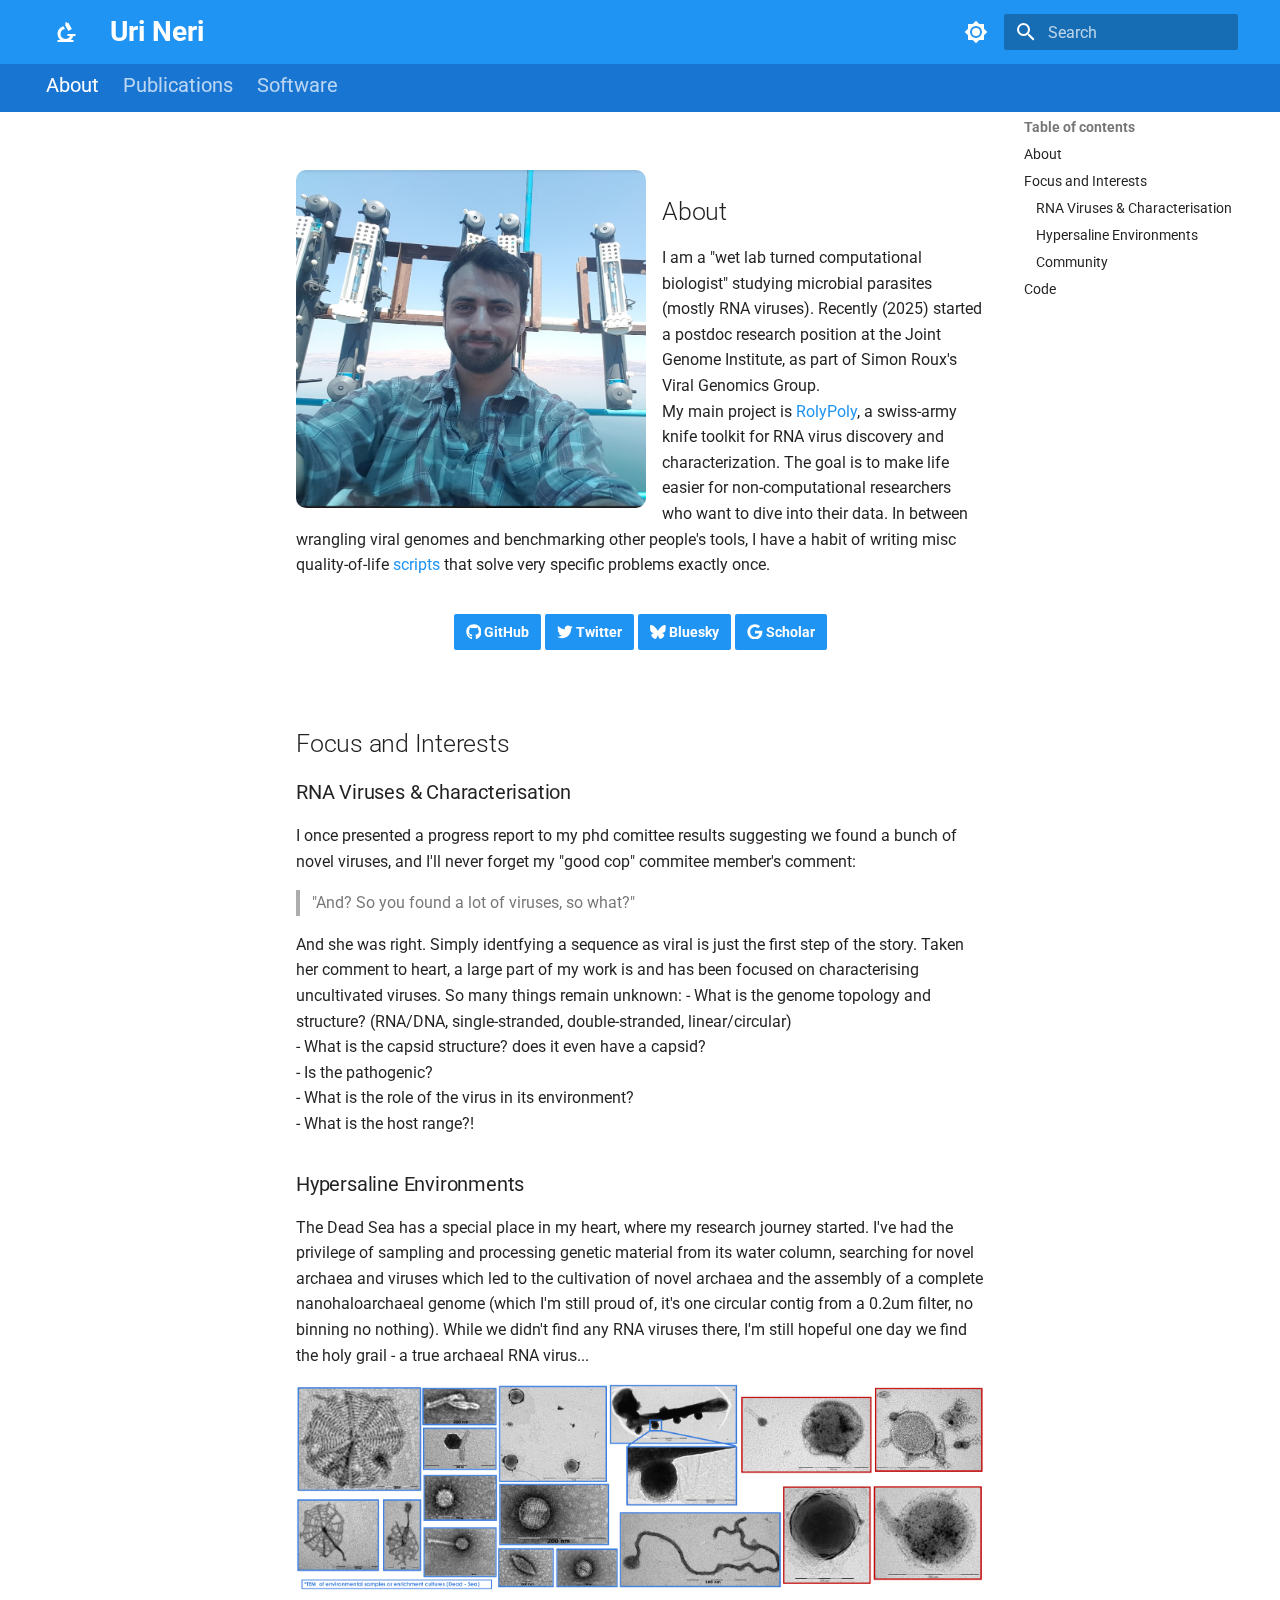
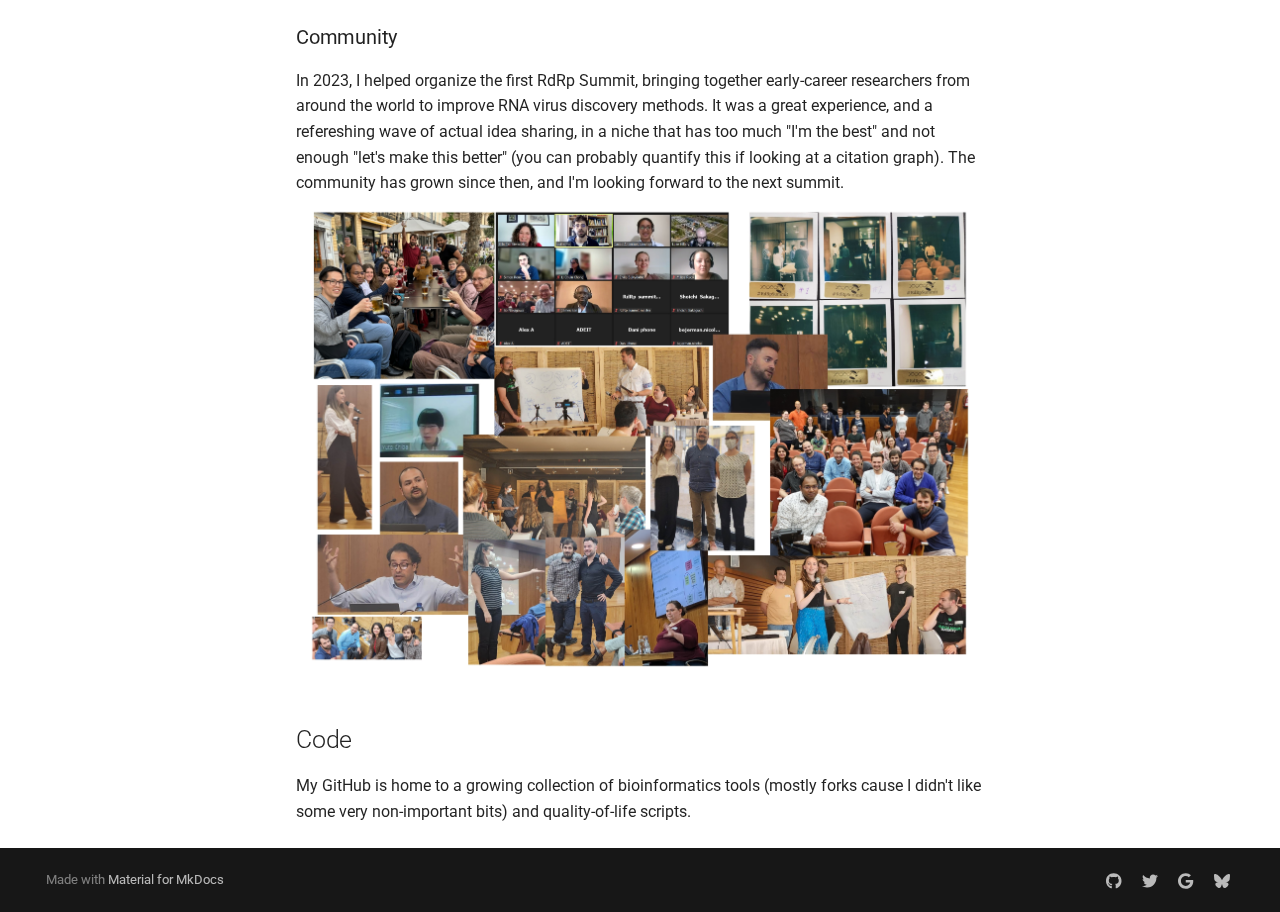
<file: site/index.html>
<!doctype html>
<html lang="en" class="no-js">
  <head>
    
      <meta charset="utf-8">
      <meta name="viewport" content="width=device-width,initial-scale=1">
      
        <meta name="description" content="Personal academic website of Uri Neri">
      
      
        <meta name="author" content="Uri Neri">
      
      
        <link rel="canonical" href="https://urineri.github.io/">
      
      
      
        <link rel="next" href="publications/">
      
      
      <link rel="icon" href="assets/favicon.png">
      <meta name="generator" content="mkdocs-1.6.1, mkdocs-material-9.6.12">
    
    
      
        <title>Uri Neri</title>
      
    
    
      <link rel="stylesheet" href="assets/stylesheets/main.2afb09e1.min.css">
      
        
        <link rel="stylesheet" href="assets/stylesheets/palette.06af60db.min.css">
      
      


    
    
      
    
    
      
        
        
        <link rel="preconnect" href="https://fonts.gstatic.com" crossorigin>
        <link rel="stylesheet" href="https://fonts.googleapis.com/css?family=Roboto:300,300i,400,400i,700,700i%7CRoboto+Mono:400,400i,700,700i&display=fallback">
        <style>:root{--md-text-font:"Roboto";--md-code-font:"Roboto Mono"}</style>
      
    
    
      <link rel="stylesheet" href="stylesheets/extra.css">
    
    <script>__md_scope=new URL(".",location),__md_hash=e=>[...e].reduce(((e,_)=>(e<<5)-e+_.charCodeAt(0)),0),__md_get=(e,_=localStorage,t=__md_scope)=>JSON.parse(_.getItem(t.pathname+"."+e)),__md_set=(e,_,t=localStorage,a=__md_scope)=>{try{t.setItem(a.pathname+"."+e,JSON.stringify(_))}catch(e){}}</script>
    
      

    
    
    
  </head>
  
  
    
    
      
    
    
    
    
    <body dir="ltr" data-md-color-scheme="default" data-md-color-primary="blue" data-md-color-accent="light-blue">
  
    
    <input class="md-toggle" data-md-toggle="drawer" type="checkbox" id="__drawer" autocomplete="off">
    <input class="md-toggle" data-md-toggle="search" type="checkbox" id="__search" autocomplete="off">
    <label class="md-overlay" for="__drawer"></label>
    <div data-md-component="skip">
      
        
        <a href="#_1" class="md-skip">
          Skip to content
        </a>
      
    </div>
    <div data-md-component="announce">
      
    </div>
    
    
      

  

<header class="md-header md-header--shadow md-header--lifted" data-md-component="header">
  <nav class="md-header__inner md-grid" aria-label="Header">
    <a href="." title="Uri Neri" class="md-header__button md-logo" aria-label="Uri Neri" data-md-component="logo">
      
  
  <svg xmlns="http://www.w3.org/2000/svg" viewBox="0 0 24 24"><path d="M9.46 6.28 11.05 9c-2.58.26-4.55 2.41-4.55 5a5 5 0 0 0 5 5c2.05 0 3.81-1.23 4.58-3H13.5v-2h8v2h-2.25a8.05 8.05 0 0 1-2.46 4h2.71v2h-16v-2h2.71a8 8 0 0 1-2.71-6c0-3.63 2.46-6.8 5.96-7.72m3.28-4.21.76 1.3.86-.5 3.5 6.06-3.47 2-3.5-6.06.87-.5-.76-1.3z"/></svg>

    </a>
    <label class="md-header__button md-icon" for="__drawer">
      
      <svg xmlns="http://www.w3.org/2000/svg" viewBox="0 0 24 24"><path d="M3 6h18v2H3zm0 5h18v2H3zm0 5h18v2H3z"/></svg>
    </label>
    <div class="md-header__title" data-md-component="header-title">
      <div class="md-header__ellipsis">
        <div class="md-header__topic">
          <span class="md-ellipsis">
            Uri Neri
          </span>
        </div>
        <div class="md-header__topic" data-md-component="header-topic">
          <span class="md-ellipsis">
            
              About
            
          </span>
        </div>
      </div>
    </div>
    
      
        <form class="md-header__option" data-md-component="palette">
  
    
    
    
    <input class="md-option" data-md-color-media="" data-md-color-scheme="default" data-md-color-primary="blue" data-md-color-accent="light-blue"  aria-label="Switch to dark mode"  type="radio" name="__palette" id="__palette_0">
    
      <label class="md-header__button md-icon" title="Switch to dark mode" for="__palette_1" hidden>
        <svg xmlns="http://www.w3.org/2000/svg" viewBox="0 0 24 24"><path d="M12 8a4 4 0 0 0-4 4 4 4 0 0 0 4 4 4 4 0 0 0 4-4 4 4 0 0 0-4-4m0 10a6 6 0 0 1-6-6 6 6 0 0 1 6-6 6 6 0 0 1 6 6 6 6 0 0 1-6 6m8-9.31V4h-4.69L12 .69 8.69 4H4v4.69L.69 12 4 15.31V20h4.69L12 23.31 15.31 20H20v-4.69L23.31 12z"/></svg>
      </label>
    
  
    
    
    
    <input class="md-option" data-md-color-media="" data-md-color-scheme="slate" data-md-color-primary="blue" data-md-color-accent="light-blue"  aria-label="Switch to light mode"  type="radio" name="__palette" id="__palette_1">
    
      <label class="md-header__button md-icon" title="Switch to light mode" for="__palette_0" hidden>
        <svg xmlns="http://www.w3.org/2000/svg" viewBox="0 0 24 24"><path d="M12 18c-.89 0-1.74-.2-2.5-.55C11.56 16.5 13 14.42 13 12s-1.44-4.5-3.5-5.45C10.26 6.2 11.11 6 12 6a6 6 0 0 1 6 6 6 6 0 0 1-6 6m8-9.31V4h-4.69L12 .69 8.69 4H4v4.69L.69 12 4 15.31V20h4.69L12 23.31 15.31 20H20v-4.69L23.31 12z"/></svg>
      </label>
    
  
</form>
      
    
    
      <script>var palette=__md_get("__palette");if(palette&&palette.color){if("(prefers-color-scheme)"===palette.color.media){var media=matchMedia("(prefers-color-scheme: light)"),input=document.querySelector(media.matches?"[data-md-color-media='(prefers-color-scheme: light)']":"[data-md-color-media='(prefers-color-scheme: dark)']");palette.color.media=input.getAttribute("data-md-color-media"),palette.color.scheme=input.getAttribute("data-md-color-scheme"),palette.color.primary=input.getAttribute("data-md-color-primary"),palette.color.accent=input.getAttribute("data-md-color-accent")}for(var[key,value]of Object.entries(palette.color))document.body.setAttribute("data-md-color-"+key,value)}</script>
    
    
    
      
      
        <label class="md-header__button md-icon" for="__search">
          
          <svg xmlns="http://www.w3.org/2000/svg" viewBox="0 0 24 24"><path d="M9.5 3A6.5 6.5 0 0 1 16 9.5c0 1.61-.59 3.09-1.56 4.23l.27.27h.79l5 5-1.5 1.5-5-5v-.79l-.27-.27A6.52 6.52 0 0 1 9.5 16 6.5 6.5 0 0 1 3 9.5 6.5 6.5 0 0 1 9.5 3m0 2C7 5 5 7 5 9.5S7 14 9.5 14 14 12 14 9.5 12 5 9.5 5"/></svg>
        </label>
        <div class="md-search" data-md-component="search" role="dialog">
  <label class="md-search__overlay" for="__search"></label>
  <div class="md-search__inner" role="search">
    <form class="md-search__form" name="search">
      <input type="text" class="md-search__input" name="query" aria-label="Search" placeholder="Search" autocapitalize="off" autocorrect="off" autocomplete="off" spellcheck="false" data-md-component="search-query" required>
      <label class="md-search__icon md-icon" for="__search">
        
        <svg xmlns="http://www.w3.org/2000/svg" viewBox="0 0 24 24"><path d="M9.5 3A6.5 6.5 0 0 1 16 9.5c0 1.61-.59 3.09-1.56 4.23l.27.27h.79l5 5-1.5 1.5-5-5v-.79l-.27-.27A6.52 6.52 0 0 1 9.5 16 6.5 6.5 0 0 1 3 9.5 6.5 6.5 0 0 1 9.5 3m0 2C7 5 5 7 5 9.5S7 14 9.5 14 14 12 14 9.5 12 5 9.5 5"/></svg>
        
        <svg xmlns="http://www.w3.org/2000/svg" viewBox="0 0 24 24"><path d="M20 11v2H8l5.5 5.5-1.42 1.42L4.16 12l7.92-7.92L13.5 5.5 8 11z"/></svg>
      </label>
      <nav class="md-search__options" aria-label="Search">
        
        <button type="reset" class="md-search__icon md-icon" title="Clear" aria-label="Clear" tabindex="-1">
          
          <svg xmlns="http://www.w3.org/2000/svg" viewBox="0 0 24 24"><path d="M19 6.41 17.59 5 12 10.59 6.41 5 5 6.41 10.59 12 5 17.59 6.41 19 12 13.41 17.59 19 19 17.59 13.41 12z"/></svg>
        </button>
      </nav>
      
    </form>
    <div class="md-search__output">
      <div class="md-search__scrollwrap" tabindex="0" data-md-scrollfix>
        <div class="md-search-result" data-md-component="search-result">
          <div class="md-search-result__meta">
            Initializing search
          </div>
          <ol class="md-search-result__list" role="presentation"></ol>
        </div>
      </div>
    </div>
  </div>
</div>
      
    
    
  </nav>
  
    
      
<nav class="md-tabs" aria-label="Tabs" data-md-component="tabs">
  <div class="md-grid">
    <ul class="md-tabs__list">
      
        
  
  
  
    
  
  
    <li class="md-tabs__item md-tabs__item--active">
      <a href="." class="md-tabs__link">
        
  
  
    
  
  About

      </a>
    </li>
  

      
        
  
  
  
  
    <li class="md-tabs__item">
      <a href="publications/" class="md-tabs__link">
        
  
  
    
  
  Publications

      </a>
    </li>
  

      
        
  
  
  
  
    <li class="md-tabs__item">
      <a href="software/" class="md-tabs__link">
        
  
  
    
  
  Software

      </a>
    </li>
  

      
    </ul>
  </div>
</nav>
    
  
</header>
    
    <div class="md-container" data-md-component="container">
      
      
        
      
      <main class="md-main" data-md-component="main">
        <div class="md-main__inner md-grid">
          
            
              
              <div class="md-sidebar md-sidebar--primary" data-md-component="sidebar" data-md-type="navigation" >
                <div class="md-sidebar__scrollwrap">
                  <div class="md-sidebar__inner">
                    


  


<nav class="md-nav md-nav--primary md-nav--lifted" aria-label="Navigation" data-md-level="0">
  <label class="md-nav__title" for="__drawer">
    <a href="." title="Uri Neri" class="md-nav__button md-logo" aria-label="Uri Neri" data-md-component="logo">
      
  
  <svg xmlns="http://www.w3.org/2000/svg" viewBox="0 0 24 24"><path d="M9.46 6.28 11.05 9c-2.58.26-4.55 2.41-4.55 5a5 5 0 0 0 5 5c2.05 0 3.81-1.23 4.58-3H13.5v-2h8v2h-2.25a8.05 8.05 0 0 1-2.46 4h2.71v2h-16v-2h2.71a8 8 0 0 1-2.71-6c0-3.63 2.46-6.8 5.96-7.72m3.28-4.21.76 1.3.86-.5 3.5 6.06-3.47 2-3.5-6.06.87-.5-.76-1.3z"/></svg>

    </a>
    Uri Neri
  </label>
  
  <ul class="md-nav__list" data-md-scrollfix>
    
      
      
  
  
    
  
  
  
    <li class="md-nav__item md-nav__item--active">
      
      <input class="md-nav__toggle md-toggle" type="checkbox" id="__toc">
      
      
        
      
      
        <label class="md-nav__link md-nav__link--active" for="__toc">
          
  
  
  <span class="md-ellipsis">
    About
    
  </span>
  

          <span class="md-nav__icon md-icon"></span>
        </label>
      
      <a href="." class="md-nav__link md-nav__link--active">
        
  
  
  <span class="md-ellipsis">
    About
    
  </span>
  

      </a>
      
        

<nav class="md-nav md-nav--secondary" aria-label="Table of contents">
  
  
  
    
  
  
    <label class="md-nav__title" for="__toc">
      <span class="md-nav__icon md-icon"></span>
      Table of contents
    </label>
    <ul class="md-nav__list" data-md-component="toc" data-md-scrollfix>
      
        <li class="md-nav__item">
  <a href="#about" class="md-nav__link">
    <span class="md-ellipsis">
      About
    </span>
  </a>
  
</li>
      
        <li class="md-nav__item">
  <a href="#focus-and-interests" class="md-nav__link">
    <span class="md-ellipsis">
      Focus and Interests
    </span>
  </a>
  
    <nav class="md-nav" aria-label="Focus and Interests">
      <ul class="md-nav__list">
        
          <li class="md-nav__item">
  <a href="#rna-viruses-characterisation" class="md-nav__link">
    <span class="md-ellipsis">
      RNA Viruses &amp; Characterisation
    </span>
  </a>
  
</li>
        
          <li class="md-nav__item">
  <a href="#hypersaline-environments" class="md-nav__link">
    <span class="md-ellipsis">
      Hypersaline Environments
    </span>
  </a>
  
</li>
        
          <li class="md-nav__item">
  <a href="#community" class="md-nav__link">
    <span class="md-ellipsis">
      Community
    </span>
  </a>
  
</li>
        
      </ul>
    </nav>
  
</li>
      
        <li class="md-nav__item">
  <a href="#code" class="md-nav__link">
    <span class="md-ellipsis">
      Code
    </span>
  </a>
  
</li>
      
    </ul>
  
</nav>
      
    </li>
  

    
      
      
  
  
  
  
    <li class="md-nav__item">
      <a href="publications/" class="md-nav__link">
        
  
  
  <span class="md-ellipsis">
    Publications
    
  </span>
  

      </a>
    </li>
  

    
      
      
  
  
  
  
    <li class="md-nav__item">
      <a href="software/" class="md-nav__link">
        
  
  
  <span class="md-ellipsis">
    Software
    
  </span>
  

      </a>
    </li>
  

    
  </ul>
</nav>
                  </div>
                </div>
              </div>
            
            
              
              <div class="md-sidebar md-sidebar--secondary" data-md-component="sidebar" data-md-type="toc" >
                <div class="md-sidebar__scrollwrap">
                  <div class="md-sidebar__inner">
                    

<nav class="md-nav md-nav--secondary" aria-label="Table of contents">
  
  
  
    
  
  
    <label class="md-nav__title" for="__toc">
      <span class="md-nav__icon md-icon"></span>
      Table of contents
    </label>
    <ul class="md-nav__list" data-md-component="toc" data-md-scrollfix>
      
        <li class="md-nav__item">
  <a href="#about" class="md-nav__link">
    <span class="md-ellipsis">
      About
    </span>
  </a>
  
</li>
      
        <li class="md-nav__item">
  <a href="#focus-and-interests" class="md-nav__link">
    <span class="md-ellipsis">
      Focus and Interests
    </span>
  </a>
  
    <nav class="md-nav" aria-label="Focus and Interests">
      <ul class="md-nav__list">
        
          <li class="md-nav__item">
  <a href="#rna-viruses-characterisation" class="md-nav__link">
    <span class="md-ellipsis">
      RNA Viruses &amp; Characterisation
    </span>
  </a>
  
</li>
        
          <li class="md-nav__item">
  <a href="#hypersaline-environments" class="md-nav__link">
    <span class="md-ellipsis">
      Hypersaline Environments
    </span>
  </a>
  
</li>
        
          <li class="md-nav__item">
  <a href="#community" class="md-nav__link">
    <span class="md-ellipsis">
      Community
    </span>
  </a>
  
</li>
        
      </ul>
    </nav>
  
</li>
      
        <li class="md-nav__item">
  <a href="#code" class="md-nav__link">
    <span class="md-ellipsis">
      Code
    </span>
  </a>
  
</li>
      
    </ul>
  
</nav>
                  </div>
                </div>
              </div>
            
          
          
            <div class="md-content" data-md-component="content">
              <article class="md-content__inner md-typeset">
                
                  



<h1 id="_1"></h1>
<div class="profile-header">
<p><img align="left" alt="Profile Photo" src="assets/profile.jpg" width="350" /></p>
<h2 id="about">About</h2>
<p>I am a "wet lab turned computational biologist" studying microbial parasites (mostly RNA viruses).
Recently (2025) started a postdoc research position at the Joint Genome Institute, as part of Simon Roux's Viral Genomics Group.<br />
My main project is <a href="https://code.jgi.doe.gov/rolypoly/rolypoly">RolyPoly</a>, a swiss-army knife toolkit for RNA virus discovery and characterization. The goal is to make life easier for non-computational researchers who want to dive into their data.
In between wrangling viral genomes and benchmarking other people's tools, I have a habit of writing misc quality-of-life <a href="software/">scripts</a> that solve very specific problems exactly once.</p>
<div class="social-banner">
<p><a class="md-button md-button--primary" href="https://github.com/urineri"><span class="twemoji"><svg xmlns="http://www.w3.org/2000/svg" viewBox="0 0 496 512"><!--! Font Awesome Free 6.7.2 by @fontawesome - https://fontawesome.com License - https://fontawesome.com/license/free (Icons: CC BY 4.0, Fonts: SIL OFL 1.1, Code: MIT License) Copyright 2024 Fonticons, Inc.--><path d="M165.9 397.4c0 2-2.3 3.6-5.2 3.6-3.3.3-5.6-1.3-5.6-3.6 0-2 2.3-3.6 5.2-3.6 3-.3 5.6 1.3 5.6 3.6m-31.1-4.5c-.7 2 1.3 4.3 4.3 4.9 2.6 1 5.6 0 6.2-2s-1.3-4.3-4.3-5.2c-2.6-.7-5.5.3-6.2 2.3m44.2-1.7c-2.9.7-4.9 2.6-4.6 4.9.3 2 2.9 3.3 5.9 2.6 2.9-.7 4.9-2.6 4.6-4.6-.3-1.9-3-3.2-5.9-2.9M244.8 8C106.1 8 0 113.3 0 252c0 110.9 69.8 205.8 169.5 239.2 12.8 2.3 17.3-5.6 17.3-12.1 0-6.2-.3-40.4-.3-61.4 0 0-70 15-84.7-29.8 0 0-11.4-29.1-27.8-36.6 0 0-22.9-15.7 1.6-15.4 0 0 24.9 2 38.6 25.8 21.9 38.6 58.6 27.5 72.9 20.9 2.3-16 8.8-27.1 16-33.7-55.9-6.2-112.3-14.3-112.3-110.5 0-27.5 7.6-41.3 23.6-58.9-2.6-6.5-11.1-33.3 2.6-67.9 20.9-6.5 69 27 69 27 20-5.6 41.5-8.5 62.8-8.5s42.8 2.9 62.8 8.5c0 0 48.1-33.6 69-27 13.7 34.7 5.2 61.4 2.6 67.9 16 17.7 25.8 31.5 25.8 58.9 0 96.5-58.9 104.2-114.8 110.5 9.2 7.9 17 22.9 17 46.4 0 33.7-.3 75.4-.3 83.6 0 6.5 4.6 14.4 17.3 12.1C428.2 457.8 496 362.9 496 252 496 113.3 383.5 8 244.8 8M97.2 352.9c-1.3 1-1 3.3.7 5.2 1.6 1.6 3.9 2.3 5.2 1 1.3-1 1-3.3-.7-5.2-1.6-1.6-3.9-2.3-5.2-1m-10.8-8.1c-.7 1.3.3 2.9 2.3 3.9 1.6 1 3.6.7 4.3-.7.7-1.3-.3-2.9-2.3-3.9-2-.6-3.6-.3-4.3.7m32.4 35.6c-1.6 1.3-1 4.3 1.3 6.2 2.3 2.3 5.2 2.6 6.5 1 1.3-1.3.7-4.3-1.3-6.2-2.2-2.3-5.2-2.6-6.5-1m-11.4-14.7c-1.6 1-1.6 3.6 0 5.9s4.3 3.3 5.6 2.3c1.6-1.3 1.6-3.9 0-6.2-1.4-2.3-4-3.3-5.6-2"/></svg></span> GitHub</a>
<a class="md-button md-button--primary" href="https://x.com/UriNeri2"><span class="twemoji"><svg xmlns="http://www.w3.org/2000/svg" viewBox="0 0 512 512"><!--! Font Awesome Free 6.7.2 by @fontawesome - https://fontawesome.com License - https://fontawesome.com/license/free (Icons: CC BY 4.0, Fonts: SIL OFL 1.1, Code: MIT License) Copyright 2024 Fonticons, Inc.--><path d="M459.37 151.716c.325 4.548.325 9.097.325 13.645 0 138.72-105.583 298.558-298.558 298.558-59.452 0-114.68-17.219-161.137-47.106 8.447.974 16.568 1.299 25.34 1.299 49.055 0 94.213-16.568 130.274-44.832-46.132-.975-84.792-31.188-98.112-72.772 6.498.974 12.995 1.624 19.818 1.624 9.421 0 18.843-1.3 27.614-3.573-48.081-9.747-84.143-51.98-84.143-102.985v-1.299c13.969 7.797 30.214 12.67 47.431 13.319-28.264-18.843-46.781-51.005-46.781-87.391 0-19.492 5.197-37.36 14.294-52.954 51.655 63.675 129.3 105.258 216.365 109.807-1.624-7.797-2.599-15.918-2.599-24.04 0-57.828 46.782-104.934 104.934-104.934 30.213 0 57.502 12.67 76.67 33.137 23.715-4.548 46.456-13.32 66.599-25.34-7.798 24.366-24.366 44.833-46.132 57.827 21.117-2.273 41.584-8.122 60.426-16.243-14.292 20.791-32.161 39.308-52.628 54.253"/></svg></span> Twitter</a>
<a class="md-button md-button--primary" href="https://bsky.app/profile/urineri.bsky.social"><span class="twemoji"><svg xmlns="http://www.w3.org/2000/svg" viewBox="0 0 24 24"><path d="M12 10.8c-1.087-2.114-4.046-6.053-6.798-7.995C2.566.944 1.561 1.266.902 1.565.139 1.908 0 3.08 0 3.768c0 .69.378 5.65.624 6.479.815 2.736 3.713 3.66 6.383 3.364q.204-.03.415-.056-.207.033-.415.056c-3.912.58-7.387 2.005-2.83 7.078 5.013 5.19 6.87-1.113 7.823-4.308.953 3.195 2.05 9.271 7.733 4.308 4.267-4.308 1.172-6.498-2.74-7.078a9 9 0 0 1-.415-.056q.21.026.415.056c2.67.297 5.568-.628 6.383-3.364.246-.828.624-5.79.624-6.478 0-.69-.139-1.861-.902-2.206-.659-.298-1.664-.62-4.3 1.24C16.046 4.748 13.087 8.687 12 10.8"/></svg></span> Bluesky</a>
<a class="md-button md-button--primary" href="https://scholar.google.com/citations?hl=en&amp;user=VComRgYAAAAJ"><span class="twemoji"><svg xmlns="http://www.w3.org/2000/svg" viewBox="0 0 488 512"><!--! Font Awesome Free 6.7.2 by @fontawesome - https://fontawesome.com License - https://fontawesome.com/license/free (Icons: CC BY 4.0, Fonts: SIL OFL 1.1, Code: MIT License) Copyright 2024 Fonticons, Inc.--><path d="M488 261.8C488 403.3 391.1 504 248 504 110.8 504 0 393.2 0 256S110.8 8 248 8c66.8 0 123 24.5 166.3 64.9l-67.5 64.9C258.5 52.6 94.3 116.6 94.3 256c0 86.5 69.1 156.6 153.7 156.6 98.2 0 135-70.4 140.8-106.9H248v-85.3h236.1c2.3 12.7 3.9 24.9 3.9 41.4"/></svg></span> Scholar</a></p>
</div>
</div>
<h2 id="focus-and-interests">Focus and Interests</h2>
<h3 id="rna-viruses-characterisation">RNA Viruses &amp; Characterisation</h3>
<p>I once presented a progress report to my phd comittee results suggesting we found a bunch of novel viruses, and I'll never forget my "good cop" commitee member's comment: </p>
<blockquote>
<p>"And? So you found a lot of viruses, so what?" </p>
</blockquote>
<p>And she was right. Simply identfying a sequence as viral is just the first step of the story. 
Taken her comment to heart, a large part of my work is and has been focused on characterising uncultivated viruses. So many things remain unknown:
- What is the genome topology and structure? (RNA/DNA, single-stranded, double-stranded, linear/circular)<br />
- What is the capsid structure? does it even have a capsid?<br />
- Is the pathogenic?<br />
- What is the role of the virus in its environment?<br />
- What is the host range?!  </p>
<h3 id="hypersaline-environments">Hypersaline Environments</h3>
<p>The Dead Sea has a special place in my heart, where my research journey started. I've had the privilege of sampling and processing genetic material from its water column, searching for novel archaea and viruses which led to the cultivation of novel archaea and the assembly of a complete nanohaloarchaeal genome (which I'm still proud of, it's one circular contig from a 0.2um filter, no binning no nothing). While we didn't find any RNA viruses there, I'm still hopeful one day we find the holy grail - a true archaeal RNA virus...  </p>
<p><img align="center" alt="Dead Sea" src="assets/VLPs.png" width="150%" /></p>
<h3 id="community">Community</h3>
<p>In 2023, I helped organize the first RdRp Summit, bringing together early-career researchers from around the world to improve RNA virus discovery methods. It was a great experience, and a refereshing wave of actual idea sharing, in a niche that has too much "I'm the best" and not enough "let's make this better" (you can probably quantify this if looking at a citation graph). The community has grown since then, and I'm looking forward to the next summit.
<img align="center" alt="RdRp Summit" src="assets/rdrp_summit_1_Collage.jpg" width="150%" /></p>
<h2 id="code">Code</h2>
<p>My GitHub is home to a growing collection of bioinformatics tools (mostly forks cause I didn't like some very non-important bits) and quality-of-life scripts.</p>
<style>
.profile-header {
    margin: 2rem 0;
    overflow: hidden;
}
.profile-header img {
    margin-right: 3rem;
    margin-bottom: 1rem;
    border-radius: 10px;
}
.social-banner {
    margin: 1rem 0;
    text-align: center;
    display: flex;
    justify-content: center;
    gap: 0.5rem;
    flex-wrap: nowrap;
}
.social-banner .md-button {
    margin: 0;
    font-size: 0.7rem;
    padding: 0.25rem 0.5rem;
}
</style>












                
              </article>
            </div>
          
          
<script>var target=document.getElementById(location.hash.slice(1));target&&target.name&&(target.checked=target.name.startsWith("__tabbed_"))</script>
        </div>
        
          <button type="button" class="md-top md-icon" data-md-component="top" hidden>
  
  <svg xmlns="http://www.w3.org/2000/svg" viewBox="0 0 24 24"><path d="M13 20h-2V8l-5.5 5.5-1.42-1.42L12 4.16l7.92 7.92-1.42 1.42L13 8z"/></svg>
  Back to top
</button>
        
      </main>
      
        <footer class="md-footer">
  
  <div class="md-footer-meta md-typeset">
    <div class="md-footer-meta__inner md-grid">
      <div class="md-copyright">
  
  
    Made with
    <a href="https://squidfunk.github.io/mkdocs-material/" target="_blank" rel="noopener">
      Material for MkDocs
    </a>
  
</div>
      
        <div class="md-social">
  
    
    
    
    
    <a href="https://github.com/urineri" target="_blank" rel="noopener" title="Uri Neri on GitHub" class="md-social__link">
      <svg xmlns="http://www.w3.org/2000/svg" viewBox="0 0 496 512"><!--! Font Awesome Free 6.7.2 by @fontawesome - https://fontawesome.com License - https://fontawesome.com/license/free (Icons: CC BY 4.0, Fonts: SIL OFL 1.1, Code: MIT License) Copyright 2024 Fonticons, Inc.--><path d="M165.9 397.4c0 2-2.3 3.6-5.2 3.6-3.3.3-5.6-1.3-5.6-3.6 0-2 2.3-3.6 5.2-3.6 3-.3 5.6 1.3 5.6 3.6m-31.1-4.5c-.7 2 1.3 4.3 4.3 4.9 2.6 1 5.6 0 6.2-2s-1.3-4.3-4.3-5.2c-2.6-.7-5.5.3-6.2 2.3m44.2-1.7c-2.9.7-4.9 2.6-4.6 4.9.3 2 2.9 3.3 5.9 2.6 2.9-.7 4.9-2.6 4.6-4.6-.3-1.9-3-3.2-5.9-2.9M244.8 8C106.1 8 0 113.3 0 252c0 110.9 69.8 205.8 169.5 239.2 12.8 2.3 17.3-5.6 17.3-12.1 0-6.2-.3-40.4-.3-61.4 0 0-70 15-84.7-29.8 0 0-11.4-29.1-27.8-36.6 0 0-22.9-15.7 1.6-15.4 0 0 24.9 2 38.6 25.8 21.9 38.6 58.6 27.5 72.9 20.9 2.3-16 8.8-27.1 16-33.7-55.9-6.2-112.3-14.3-112.3-110.5 0-27.5 7.6-41.3 23.6-58.9-2.6-6.5-11.1-33.3 2.6-67.9 20.9-6.5 69 27 69 27 20-5.6 41.5-8.5 62.8-8.5s42.8 2.9 62.8 8.5c0 0 48.1-33.6 69-27 13.7 34.7 5.2 61.4 2.6 67.9 16 17.7 25.8 31.5 25.8 58.9 0 96.5-58.9 104.2-114.8 110.5 9.2 7.9 17 22.9 17 46.4 0 33.7-.3 75.4-.3 83.6 0 6.5 4.6 14.4 17.3 12.1C428.2 457.8 496 362.9 496 252 496 113.3 383.5 8 244.8 8M97.2 352.9c-1.3 1-1 3.3.7 5.2 1.6 1.6 3.9 2.3 5.2 1 1.3-1 1-3.3-.7-5.2-1.6-1.6-3.9-2.3-5.2-1m-10.8-8.1c-.7 1.3.3 2.9 2.3 3.9 1.6 1 3.6.7 4.3-.7.7-1.3-.3-2.9-2.3-3.9-2-.6-3.6-.3-4.3.7m32.4 35.6c-1.6 1.3-1 4.3 1.3 6.2 2.3 2.3 5.2 2.6 6.5 1 1.3-1.3.7-4.3-1.3-6.2-2.2-2.3-5.2-2.6-6.5-1m-11.4-14.7c-1.6 1-1.6 3.6 0 5.9s4.3 3.3 5.6 2.3c1.6-1.3 1.6-3.9 0-6.2-1.4-2.3-4-3.3-5.6-2"/></svg>
    </a>
  
    
    
    
    
    <a href="https://twitter.com/uri_neri" target="_blank" rel="noopener" title="Uri Neri on Twitter" class="md-social__link">
      <svg xmlns="http://www.w3.org/2000/svg" viewBox="0 0 512 512"><!--! Font Awesome Free 6.7.2 by @fontawesome - https://fontawesome.com License - https://fontawesome.com/license/free (Icons: CC BY 4.0, Fonts: SIL OFL 1.1, Code: MIT License) Copyright 2024 Fonticons, Inc.--><path d="M459.37 151.716c.325 4.548.325 9.097.325 13.645 0 138.72-105.583 298.558-298.558 298.558-59.452 0-114.68-17.219-161.137-47.106 8.447.974 16.568 1.299 25.34 1.299 49.055 0 94.213-16.568 130.274-44.832-46.132-.975-84.792-31.188-98.112-72.772 6.498.974 12.995 1.624 19.818 1.624 9.421 0 18.843-1.3 27.614-3.573-48.081-9.747-84.143-51.98-84.143-102.985v-1.299c13.969 7.797 30.214 12.67 47.431 13.319-28.264-18.843-46.781-51.005-46.781-87.391 0-19.492 5.197-37.36 14.294-52.954 51.655 63.675 129.3 105.258 216.365 109.807-1.624-7.797-2.599-15.918-2.599-24.04 0-57.828 46.782-104.934 104.934-104.934 30.213 0 57.502 12.67 76.67 33.137 23.715-4.548 46.456-13.32 66.599-25.34-7.798 24.366-24.366 44.833-46.132 57.827 21.117-2.273 41.584-8.122 60.426-16.243-14.292 20.791-32.161 39.308-52.628 54.253"/></svg>
    </a>
  
    
    
    
    
    <a href="https://scholar.google.com/citations?user=YOUR_ID" target="_blank" rel="noopener" title="Uri Neri on Google Scholar" class="md-social__link">
      <svg xmlns="http://www.w3.org/2000/svg" viewBox="0 0 488 512"><!--! Font Awesome Free 6.7.2 by @fontawesome - https://fontawesome.com License - https://fontawesome.com/license/free (Icons: CC BY 4.0, Fonts: SIL OFL 1.1, Code: MIT License) Copyright 2024 Fonticons, Inc.--><path d="M488 261.8C488 403.3 391.1 504 248 504 110.8 504 0 393.2 0 256S110.8 8 248 8c66.8 0 123 24.5 166.3 64.9l-67.5 64.9C258.5 52.6 94.3 116.6 94.3 256c0 86.5 69.1 156.6 153.7 156.6 98.2 0 135-70.4 140.8-106.9H248v-85.3h236.1c2.3 12.7 3.9 24.9 3.9 41.4"/></svg>
    </a>
  
    
    
    
    
    <a href="https://bsky.app/profile/YOUR_HANDLE.bsky.social" target="_blank" rel="noopener" title="Uri Neri on Bluesky" class="md-social__link">
      <svg xmlns="http://www.w3.org/2000/svg" viewBox="0 0 24 24"><path d="M12 10.8c-1.087-2.114-4.046-6.053-6.798-7.995C2.566.944 1.561 1.266.902 1.565.139 1.908 0 3.08 0 3.768c0 .69.378 5.65.624 6.479.815 2.736 3.713 3.66 6.383 3.364q.204-.03.415-.056-.207.033-.415.056c-3.912.58-7.387 2.005-2.83 7.078 5.013 5.19 6.87-1.113 7.823-4.308.953 3.195 2.05 9.271 7.733 4.308 4.267-4.308 1.172-6.498-2.74-7.078a9 9 0 0 1-.415-.056q.21.026.415.056c2.67.297 5.568-.628 6.383-3.364.246-.828.624-5.79.624-6.478 0-.69-.139-1.861-.902-2.206-.659-.298-1.664-.62-4.3 1.24C16.046 4.748 13.087 8.687 12 10.8"/></svg>
    </a>
  
</div>
      
    </div>
  </div>
</footer>
      
    </div>
    <div class="md-dialog" data-md-component="dialog">
      <div class="md-dialog__inner md-typeset"></div>
    </div>
    
    
    
      
      <script id="__config" type="application/json">{"base": ".", "features": ["navigation.instant", "navigation.tracking", "navigation.tabs", "navigation.tabs.sticky", "navigation.sections", "navigation.top", "header.autohide"], "search": "assets/javascripts/workers/search.f8cc74c7.min.js", "tags": null, "translations": {"clipboard.copied": "Copied to clipboard", "clipboard.copy": "Copy to clipboard", "search.result.more.one": "1 more on this page", "search.result.more.other": "# more on this page", "search.result.none": "No matching documents", "search.result.one": "1 matching document", "search.result.other": "# matching documents", "search.result.placeholder": "Type to start searching", "search.result.term.missing": "Missing", "select.version": "Select version"}, "version": null}</script>
    
    
      <script src="assets/javascripts/bundle.c8b220af.min.js"></script>
      
        <script src="javascripts/software.js"></script>
      
    
  </body>
</html>
</file>
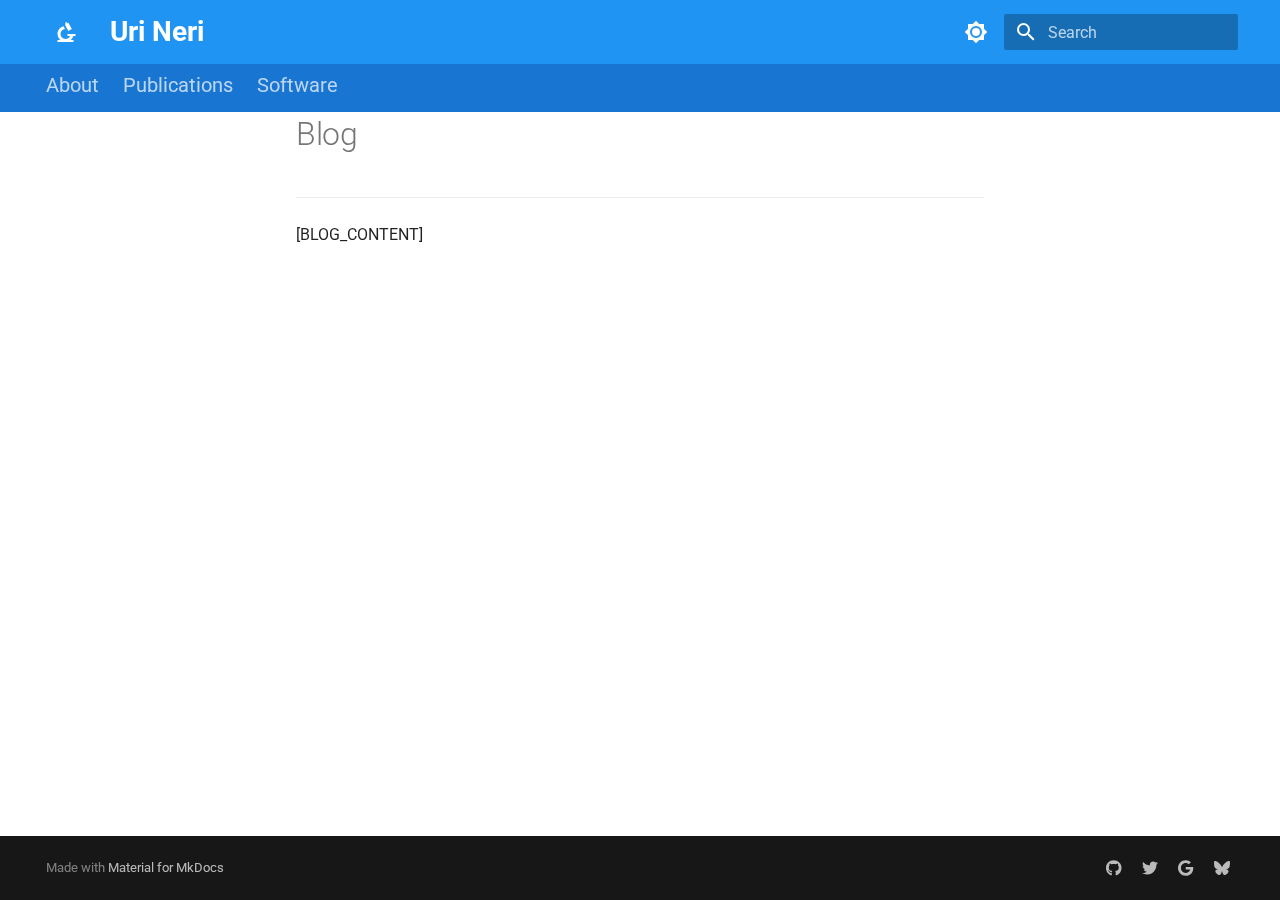
<file: site/blog/index.html>
<!doctype html>
<html lang="en" class="no-js">
  <head>
    
      <meta charset="utf-8">
      <meta name="viewport" content="width=device-width,initial-scale=1">
      
        <meta name="description" content="Personal academic website of Uri Neri">
      
      
        <meta name="author" content="Uri Neri">
      
      
        <link rel="canonical" href="https://urineri.github.io/blog/">
      
      
      
      
      <link rel="icon" href="../assets/favicon.png">
      <meta name="generator" content="mkdocs-1.6.1, mkdocs-material-9.6.12">
    
    
      
        <title>Blog - Uri Neri</title>
      
    
    
      <link rel="stylesheet" href="../assets/stylesheets/main.2afb09e1.min.css">
      
        
        <link rel="stylesheet" href="../assets/stylesheets/palette.06af60db.min.css">
      
      


    
    
      
    
    
      
        
        
        <link rel="preconnect" href="https://fonts.gstatic.com" crossorigin>
        <link rel="stylesheet" href="https://fonts.googleapis.com/css?family=Roboto:300,300i,400,400i,700,700i%7CRoboto+Mono:400,400i,700,700i&display=fallback">
        <style>:root{--md-text-font:"Roboto";--md-code-font:"Roboto Mono"}</style>
      
    
    
      <link rel="stylesheet" href="../stylesheets/extra.css">
    
    <script>__md_scope=new URL("..",location),__md_hash=e=>[...e].reduce(((e,_)=>(e<<5)-e+_.charCodeAt(0)),0),__md_get=(e,_=localStorage,t=__md_scope)=>JSON.parse(_.getItem(t.pathname+"."+e)),__md_set=(e,_,t=localStorage,a=__md_scope)=>{try{t.setItem(a.pathname+"."+e,JSON.stringify(_))}catch(e){}}</script>
    
      

    
    
    
  </head>
  
  
    
    
      
    
    
    
    
    <body dir="ltr" data-md-color-scheme="default" data-md-color-primary="blue" data-md-color-accent="light-blue">
  
    
    <input class="md-toggle" data-md-toggle="drawer" type="checkbox" id="__drawer" autocomplete="off">
    <input class="md-toggle" data-md-toggle="search" type="checkbox" id="__search" autocomplete="off">
    <label class="md-overlay" for="__drawer"></label>
    <div data-md-component="skip">
      
        
        <a href="#blog" class="md-skip">
          Skip to content
        </a>
      
    </div>
    <div data-md-component="announce">
      
    </div>
    
    
      

  

<header class="md-header md-header--shadow md-header--lifted" data-md-component="header">
  <nav class="md-header__inner md-grid" aria-label="Header">
    <a href=".." title="Uri Neri" class="md-header__button md-logo" aria-label="Uri Neri" data-md-component="logo">
      
  
  <svg xmlns="http://www.w3.org/2000/svg" viewBox="0 0 24 24"><path d="M9.46 6.28 11.05 9c-2.58.26-4.55 2.41-4.55 5a5 5 0 0 0 5 5c2.05 0 3.81-1.23 4.58-3H13.5v-2h8v2h-2.25a8.05 8.05 0 0 1-2.46 4h2.71v2h-16v-2h2.71a8 8 0 0 1-2.71-6c0-3.63 2.46-6.8 5.96-7.72m3.28-4.21.76 1.3.86-.5 3.5 6.06-3.47 2-3.5-6.06.87-.5-.76-1.3z"/></svg>

    </a>
    <label class="md-header__button md-icon" for="__drawer">
      
      <svg xmlns="http://www.w3.org/2000/svg" viewBox="0 0 24 24"><path d="M3 6h18v2H3zm0 5h18v2H3zm0 5h18v2H3z"/></svg>
    </label>
    <div class="md-header__title" data-md-component="header-title">
      <div class="md-header__ellipsis">
        <div class="md-header__topic">
          <span class="md-ellipsis">
            Uri Neri
          </span>
        </div>
        <div class="md-header__topic" data-md-component="header-topic">
          <span class="md-ellipsis">
            
              Blog
            
          </span>
        </div>
      </div>
    </div>
    
      
        <form class="md-header__option" data-md-component="palette">
  
    
    
    
    <input class="md-option" data-md-color-media="" data-md-color-scheme="default" data-md-color-primary="blue" data-md-color-accent="light-blue"  aria-label="Switch to dark mode"  type="radio" name="__palette" id="__palette_0">
    
      <label class="md-header__button md-icon" title="Switch to dark mode" for="__palette_1" hidden>
        <svg xmlns="http://www.w3.org/2000/svg" viewBox="0 0 24 24"><path d="M12 8a4 4 0 0 0-4 4 4 4 0 0 0 4 4 4 4 0 0 0 4-4 4 4 0 0 0-4-4m0 10a6 6 0 0 1-6-6 6 6 0 0 1 6-6 6 6 0 0 1 6 6 6 6 0 0 1-6 6m8-9.31V4h-4.69L12 .69 8.69 4H4v4.69L.69 12 4 15.31V20h4.69L12 23.31 15.31 20H20v-4.69L23.31 12z"/></svg>
      </label>
    
  
    
    
    
    <input class="md-option" data-md-color-media="" data-md-color-scheme="slate" data-md-color-primary="blue" data-md-color-accent="light-blue"  aria-label="Switch to light mode"  type="radio" name="__palette" id="__palette_1">
    
      <label class="md-header__button md-icon" title="Switch to light mode" for="__palette_0" hidden>
        <svg xmlns="http://www.w3.org/2000/svg" viewBox="0 0 24 24"><path d="M12 18c-.89 0-1.74-.2-2.5-.55C11.56 16.5 13 14.42 13 12s-1.44-4.5-3.5-5.45C10.26 6.2 11.11 6 12 6a6 6 0 0 1 6 6 6 6 0 0 1-6 6m8-9.31V4h-4.69L12 .69 8.69 4H4v4.69L.69 12 4 15.31V20h4.69L12 23.31 15.31 20H20v-4.69L23.31 12z"/></svg>
      </label>
    
  
</form>
      
    
    
      <script>var palette=__md_get("__palette");if(palette&&palette.color){if("(prefers-color-scheme)"===palette.color.media){var media=matchMedia("(prefers-color-scheme: light)"),input=document.querySelector(media.matches?"[data-md-color-media='(prefers-color-scheme: light)']":"[data-md-color-media='(prefers-color-scheme: dark)']");palette.color.media=input.getAttribute("data-md-color-media"),palette.color.scheme=input.getAttribute("data-md-color-scheme"),palette.color.primary=input.getAttribute("data-md-color-primary"),palette.color.accent=input.getAttribute("data-md-color-accent")}for(var[key,value]of Object.entries(palette.color))document.body.setAttribute("data-md-color-"+key,value)}</script>
    
    
    
      
      
        <label class="md-header__button md-icon" for="__search">
          
          <svg xmlns="http://www.w3.org/2000/svg" viewBox="0 0 24 24"><path d="M9.5 3A6.5 6.5 0 0 1 16 9.5c0 1.61-.59 3.09-1.56 4.23l.27.27h.79l5 5-1.5 1.5-5-5v-.79l-.27-.27A6.52 6.52 0 0 1 9.5 16 6.5 6.5 0 0 1 3 9.5 6.5 6.5 0 0 1 9.5 3m0 2C7 5 5 7 5 9.5S7 14 9.5 14 14 12 14 9.5 12 5 9.5 5"/></svg>
        </label>
        <div class="md-search" data-md-component="search" role="dialog">
  <label class="md-search__overlay" for="__search"></label>
  <div class="md-search__inner" role="search">
    <form class="md-search__form" name="search">
      <input type="text" class="md-search__input" name="query" aria-label="Search" placeholder="Search" autocapitalize="off" autocorrect="off" autocomplete="off" spellcheck="false" data-md-component="search-query" required>
      <label class="md-search__icon md-icon" for="__search">
        
        <svg xmlns="http://www.w3.org/2000/svg" viewBox="0 0 24 24"><path d="M9.5 3A6.5 6.5 0 0 1 16 9.5c0 1.61-.59 3.09-1.56 4.23l.27.27h.79l5 5-1.5 1.5-5-5v-.79l-.27-.27A6.52 6.52 0 0 1 9.5 16 6.5 6.5 0 0 1 3 9.5 6.5 6.5 0 0 1 9.5 3m0 2C7 5 5 7 5 9.5S7 14 9.5 14 14 12 14 9.5 12 5 9.5 5"/></svg>
        
        <svg xmlns="http://www.w3.org/2000/svg" viewBox="0 0 24 24"><path d="M20 11v2H8l5.5 5.5-1.42 1.42L4.16 12l7.92-7.92L13.5 5.5 8 11z"/></svg>
      </label>
      <nav class="md-search__options" aria-label="Search">
        
        <button type="reset" class="md-search__icon md-icon" title="Clear" aria-label="Clear" tabindex="-1">
          
          <svg xmlns="http://www.w3.org/2000/svg" viewBox="0 0 24 24"><path d="M19 6.41 17.59 5 12 10.59 6.41 5 5 6.41 10.59 12 5 17.59 6.41 19 12 13.41 17.59 19 19 17.59 13.41 12z"/></svg>
        </button>
      </nav>
      
    </form>
    <div class="md-search__output">
      <div class="md-search__scrollwrap" tabindex="0" data-md-scrollfix>
        <div class="md-search-result" data-md-component="search-result">
          <div class="md-search-result__meta">
            Initializing search
          </div>
          <ol class="md-search-result__list" role="presentation"></ol>
        </div>
      </div>
    </div>
  </div>
</div>
      
    
    
  </nav>
  
    
      
<nav class="md-tabs" aria-label="Tabs" data-md-component="tabs">
  <div class="md-grid">
    <ul class="md-tabs__list">
      
        
  
  
  
  
    <li class="md-tabs__item">
      <a href=".." class="md-tabs__link">
        
  
  
    
  
  About

      </a>
    </li>
  

      
        
  
  
  
  
    <li class="md-tabs__item">
      <a href="../publications/" class="md-tabs__link">
        
  
  
    
  
  Publications

      </a>
    </li>
  

      
        
  
  
  
  
    <li class="md-tabs__item">
      <a href="../software/" class="md-tabs__link">
        
  
  
    
  
  Software

      </a>
    </li>
  

      
    </ul>
  </div>
</nav>
    
  
</header>
    
    <div class="md-container" data-md-component="container">
      
      
        
      
      <main class="md-main" data-md-component="main">
        <div class="md-main__inner md-grid">
          
            
              
              <div class="md-sidebar md-sidebar--primary" data-md-component="sidebar" data-md-type="navigation" >
                <div class="md-sidebar__scrollwrap">
                  <div class="md-sidebar__inner">
                    


  


<nav class="md-nav md-nav--primary md-nav--lifted" aria-label="Navigation" data-md-level="0">
  <label class="md-nav__title" for="__drawer">
    <a href=".." title="Uri Neri" class="md-nav__button md-logo" aria-label="Uri Neri" data-md-component="logo">
      
  
  <svg xmlns="http://www.w3.org/2000/svg" viewBox="0 0 24 24"><path d="M9.46 6.28 11.05 9c-2.58.26-4.55 2.41-4.55 5a5 5 0 0 0 5 5c2.05 0 3.81-1.23 4.58-3H13.5v-2h8v2h-2.25a8.05 8.05 0 0 1-2.46 4h2.71v2h-16v-2h2.71a8 8 0 0 1-2.71-6c0-3.63 2.46-6.8 5.96-7.72m3.28-4.21.76 1.3.86-.5 3.5 6.06-3.47 2-3.5-6.06.87-.5-.76-1.3z"/></svg>

    </a>
    Uri Neri
  </label>
  
  <ul class="md-nav__list" data-md-scrollfix>
    
      
      
  
  
  
  
    <li class="md-nav__item">
      <a href=".." class="md-nav__link">
        
  
  
  <span class="md-ellipsis">
    About
    
  </span>
  

      </a>
    </li>
  

    
      
      
  
  
  
  
    <li class="md-nav__item">
      <a href="../publications/" class="md-nav__link">
        
  
  
  <span class="md-ellipsis">
    Publications
    
  </span>
  

      </a>
    </li>
  

    
      
      
  
  
  
  
    <li class="md-nav__item">
      <a href="../software/" class="md-nav__link">
        
  
  
  <span class="md-ellipsis">
    Software
    
  </span>
  

      </a>
    </li>
  

    
  </ul>
</nav>
                  </div>
                </div>
              </div>
            
            
              
              <div class="md-sidebar md-sidebar--secondary" data-md-component="sidebar" data-md-type="toc" >
                <div class="md-sidebar__scrollwrap">
                  <div class="md-sidebar__inner">
                    

<nav class="md-nav md-nav--secondary" aria-label="Table of contents">
  
  
  
    
  
  
</nav>
                  </div>
                </div>
              </div>
            
          
          
            <div class="md-content" data-md-component="content">
              <article class="md-content__inner md-typeset">
                
                  



<h1 id="blog">Blog</h1>
<hr />
<p>[BLOG_CONTENT]</p>












                
              </article>
            </div>
          
          
<script>var target=document.getElementById(location.hash.slice(1));target&&target.name&&(target.checked=target.name.startsWith("__tabbed_"))</script>
        </div>
        
          <button type="button" class="md-top md-icon" data-md-component="top" hidden>
  
  <svg xmlns="http://www.w3.org/2000/svg" viewBox="0 0 24 24"><path d="M13 20h-2V8l-5.5 5.5-1.42-1.42L12 4.16l7.92 7.92-1.42 1.42L13 8z"/></svg>
  Back to top
</button>
        
      </main>
      
        <footer class="md-footer">
  
  <div class="md-footer-meta md-typeset">
    <div class="md-footer-meta__inner md-grid">
      <div class="md-copyright">
  
  
    Made with
    <a href="https://squidfunk.github.io/mkdocs-material/" target="_blank" rel="noopener">
      Material for MkDocs
    </a>
  
</div>
      
        <div class="md-social">
  
    
    
    
    
    <a href="https://github.com/urineri" target="_blank" rel="noopener" title="Uri Neri on GitHub" class="md-social__link">
      <svg xmlns="http://www.w3.org/2000/svg" viewBox="0 0 496 512"><!--! Font Awesome Free 6.7.2 by @fontawesome - https://fontawesome.com License - https://fontawesome.com/license/free (Icons: CC BY 4.0, Fonts: SIL OFL 1.1, Code: MIT License) Copyright 2024 Fonticons, Inc.--><path d="M165.9 397.4c0 2-2.3 3.6-5.2 3.6-3.3.3-5.6-1.3-5.6-3.6 0-2 2.3-3.6 5.2-3.6 3-.3 5.6 1.3 5.6 3.6m-31.1-4.5c-.7 2 1.3 4.3 4.3 4.9 2.6 1 5.6 0 6.2-2s-1.3-4.3-4.3-5.2c-2.6-.7-5.5.3-6.2 2.3m44.2-1.7c-2.9.7-4.9 2.6-4.6 4.9.3 2 2.9 3.3 5.9 2.6 2.9-.7 4.9-2.6 4.6-4.6-.3-1.9-3-3.2-5.9-2.9M244.8 8C106.1 8 0 113.3 0 252c0 110.9 69.8 205.8 169.5 239.2 12.8 2.3 17.3-5.6 17.3-12.1 0-6.2-.3-40.4-.3-61.4 0 0-70 15-84.7-29.8 0 0-11.4-29.1-27.8-36.6 0 0-22.9-15.7 1.6-15.4 0 0 24.9 2 38.6 25.8 21.9 38.6 58.6 27.5 72.9 20.9 2.3-16 8.8-27.1 16-33.7-55.9-6.2-112.3-14.3-112.3-110.5 0-27.5 7.6-41.3 23.6-58.9-2.6-6.5-11.1-33.3 2.6-67.9 20.9-6.5 69 27 69 27 20-5.6 41.5-8.5 62.8-8.5s42.8 2.9 62.8 8.5c0 0 48.1-33.6 69-27 13.7 34.7 5.2 61.4 2.6 67.9 16 17.7 25.8 31.5 25.8 58.9 0 96.5-58.9 104.2-114.8 110.5 9.2 7.9 17 22.9 17 46.4 0 33.7-.3 75.4-.3 83.6 0 6.5 4.6 14.4 17.3 12.1C428.2 457.8 496 362.9 496 252 496 113.3 383.5 8 244.8 8M97.2 352.9c-1.3 1-1 3.3.7 5.2 1.6 1.6 3.9 2.3 5.2 1 1.3-1 1-3.3-.7-5.2-1.6-1.6-3.9-2.3-5.2-1m-10.8-8.1c-.7 1.3.3 2.9 2.3 3.9 1.6 1 3.6.7 4.3-.7.7-1.3-.3-2.9-2.3-3.9-2-.6-3.6-.3-4.3.7m32.4 35.6c-1.6 1.3-1 4.3 1.3 6.2 2.3 2.3 5.2 2.6 6.5 1 1.3-1.3.7-4.3-1.3-6.2-2.2-2.3-5.2-2.6-6.5-1m-11.4-14.7c-1.6 1-1.6 3.6 0 5.9s4.3 3.3 5.6 2.3c1.6-1.3 1.6-3.9 0-6.2-1.4-2.3-4-3.3-5.6-2"/></svg>
    </a>
  
    
    
    
    
    <a href="https://twitter.com/uri_neri" target="_blank" rel="noopener" title="Uri Neri on Twitter" class="md-social__link">
      <svg xmlns="http://www.w3.org/2000/svg" viewBox="0 0 512 512"><!--! Font Awesome Free 6.7.2 by @fontawesome - https://fontawesome.com License - https://fontawesome.com/license/free (Icons: CC BY 4.0, Fonts: SIL OFL 1.1, Code: MIT License) Copyright 2024 Fonticons, Inc.--><path d="M459.37 151.716c.325 4.548.325 9.097.325 13.645 0 138.72-105.583 298.558-298.558 298.558-59.452 0-114.68-17.219-161.137-47.106 8.447.974 16.568 1.299 25.34 1.299 49.055 0 94.213-16.568 130.274-44.832-46.132-.975-84.792-31.188-98.112-72.772 6.498.974 12.995 1.624 19.818 1.624 9.421 0 18.843-1.3 27.614-3.573-48.081-9.747-84.143-51.98-84.143-102.985v-1.299c13.969 7.797 30.214 12.67 47.431 13.319-28.264-18.843-46.781-51.005-46.781-87.391 0-19.492 5.197-37.36 14.294-52.954 51.655 63.675 129.3 105.258 216.365 109.807-1.624-7.797-2.599-15.918-2.599-24.04 0-57.828 46.782-104.934 104.934-104.934 30.213 0 57.502 12.67 76.67 33.137 23.715-4.548 46.456-13.32 66.599-25.34-7.798 24.366-24.366 44.833-46.132 57.827 21.117-2.273 41.584-8.122 60.426-16.243-14.292 20.791-32.161 39.308-52.628 54.253"/></svg>
    </a>
  
    
    
    
    
    <a href="https://scholar.google.com/citations?user=YOUR_ID" target="_blank" rel="noopener" title="Uri Neri on Google Scholar" class="md-social__link">
      <svg xmlns="http://www.w3.org/2000/svg" viewBox="0 0 488 512"><!--! Font Awesome Free 6.7.2 by @fontawesome - https://fontawesome.com License - https://fontawesome.com/license/free (Icons: CC BY 4.0, Fonts: SIL OFL 1.1, Code: MIT License) Copyright 2024 Fonticons, Inc.--><path d="M488 261.8C488 403.3 391.1 504 248 504 110.8 504 0 393.2 0 256S110.8 8 248 8c66.8 0 123 24.5 166.3 64.9l-67.5 64.9C258.5 52.6 94.3 116.6 94.3 256c0 86.5 69.1 156.6 153.7 156.6 98.2 0 135-70.4 140.8-106.9H248v-85.3h236.1c2.3 12.7 3.9 24.9 3.9 41.4"/></svg>
    </a>
  
    
    
    
    
    <a href="https://bsky.app/profile/YOUR_HANDLE.bsky.social" target="_blank" rel="noopener" title="Uri Neri on Bluesky" class="md-social__link">
      <svg xmlns="http://www.w3.org/2000/svg" viewBox="0 0 24 24"><path d="M12 10.8c-1.087-2.114-4.046-6.053-6.798-7.995C2.566.944 1.561 1.266.902 1.565.139 1.908 0 3.08 0 3.768c0 .69.378 5.65.624 6.479.815 2.736 3.713 3.66 6.383 3.364q.204-.03.415-.056-.207.033-.415.056c-3.912.58-7.387 2.005-2.83 7.078 5.013 5.19 6.87-1.113 7.823-4.308.953 3.195 2.05 9.271 7.733 4.308 4.267-4.308 1.172-6.498-2.74-7.078a9 9 0 0 1-.415-.056q.21.026.415.056c2.67.297 5.568-.628 6.383-3.364.246-.828.624-5.79.624-6.478 0-.69-.139-1.861-.902-2.206-.659-.298-1.664-.62-4.3 1.24C16.046 4.748 13.087 8.687 12 10.8"/></svg>
    </a>
  
</div>
      
    </div>
  </div>
</footer>
      
    </div>
    <div class="md-dialog" data-md-component="dialog">
      <div class="md-dialog__inner md-typeset"></div>
    </div>
    
    
    
      
      <script id="__config" type="application/json">{"base": "..", "features": ["navigation.instant", "navigation.tracking", "navigation.tabs", "navigation.tabs.sticky", "navigation.sections", "navigation.top", "header.autohide"], "search": "../assets/javascripts/workers/search.f8cc74c7.min.js", "tags": null, "translations": {"clipboard.copied": "Copied to clipboard", "clipboard.copy": "Copy to clipboard", "search.result.more.one": "1 more on this page", "search.result.more.other": "# more on this page", "search.result.none": "No matching documents", "search.result.one": "1 matching document", "search.result.other": "# matching documents", "search.result.placeholder": "Type to start searching", "search.result.term.missing": "Missing", "select.version": "Select version"}, "version": null}</script>
    
    
      <script src="../assets/javascripts/bundle.c8b220af.min.js"></script>
      
        <script src="../javascripts/software.js"></script>
      
    
  </body>
</html>
</file>
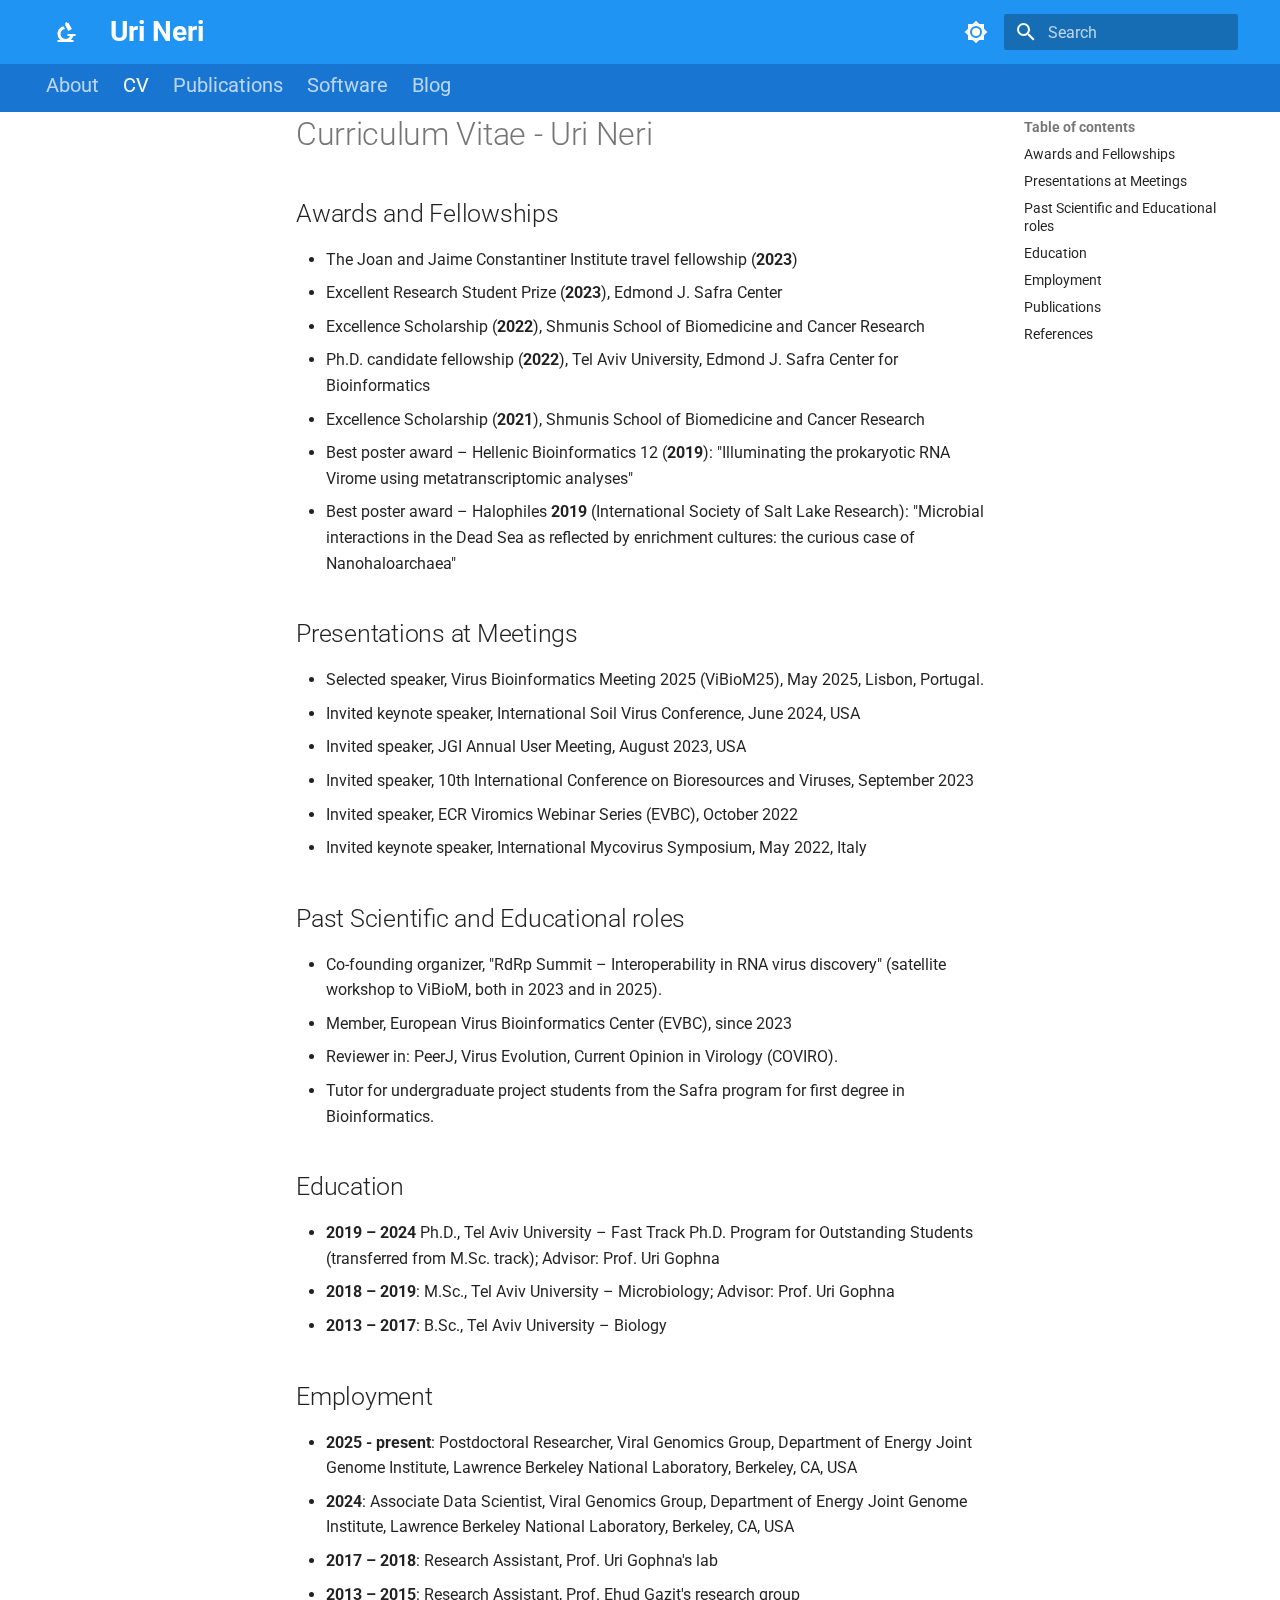
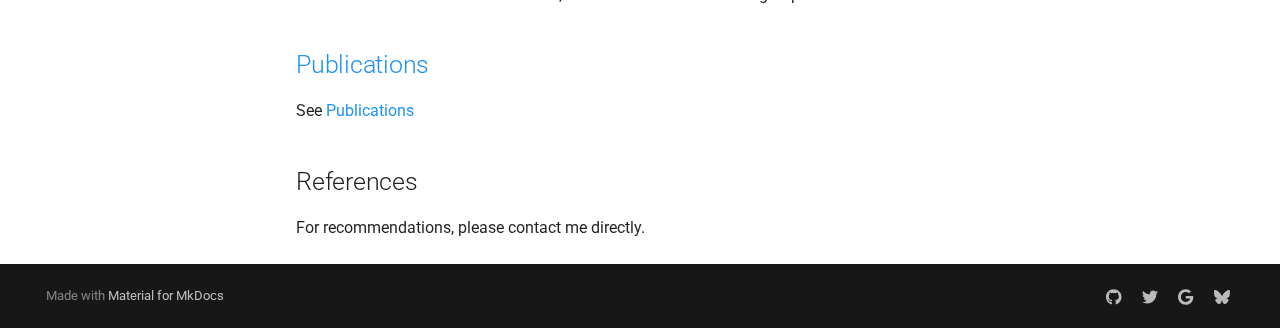
<file: site/cv/index.html>
<!doctype html>
<html lang="en" class="no-js">
  <head>
    
      <meta charset="utf-8">
      <meta name="viewport" content="width=device-width,initial-scale=1">
      
        <meta name="description" content="Personal academic website of Uri Neri">
      
      
        <meta name="author" content="Uri Neri">
      
      
        <link rel="canonical" href="https://urineri.github.io/cv/">
      
      
        <link rel="prev" href="..">
      
      
        <link rel="next" href="../publications/">
      
      
      <link rel="icon" href="../assets/favicon.png">
      <meta name="generator" content="mkdocs-1.6.1, mkdocs-material-9.6.12">
    
    
      
        <title>CV - Uri Neri</title>
      
    
    
      <link rel="stylesheet" href="../assets/stylesheets/main.2afb09e1.min.css">
      
        
        <link rel="stylesheet" href="../assets/stylesheets/palette.06af60db.min.css">
      
      


    
    
      
    
    
      
        
        
        <link rel="preconnect" href="https://fonts.gstatic.com" crossorigin>
        <link rel="stylesheet" href="https://fonts.googleapis.com/css?family=Roboto:300,300i,400,400i,700,700i%7CRoboto+Mono:400,400i,700,700i&display=fallback">
        <style>:root{--md-text-font:"Roboto";--md-code-font:"Roboto Mono"}</style>
      
    
    
      <link rel="stylesheet" href="../stylesheets/extra.css">
    
    <script>__md_scope=new URL("..",location),__md_hash=e=>[...e].reduce(((e,_)=>(e<<5)-e+_.charCodeAt(0)),0),__md_get=(e,_=localStorage,t=__md_scope)=>JSON.parse(_.getItem(t.pathname+"."+e)),__md_set=(e,_,t=localStorage,a=__md_scope)=>{try{t.setItem(a.pathname+"."+e,JSON.stringify(_))}catch(e){}}</script>
    
      

    
    
    
  </head>
  
  
    
    
      
    
    
    
    
    <body dir="ltr" data-md-color-scheme="default" data-md-color-primary="blue" data-md-color-accent="light-blue">
  
    
    <input class="md-toggle" data-md-toggle="drawer" type="checkbox" id="__drawer" autocomplete="off">
    <input class="md-toggle" data-md-toggle="search" type="checkbox" id="__search" autocomplete="off">
    <label class="md-overlay" for="__drawer"></label>
    <div data-md-component="skip">
      
        
        <a href="#curriculum-vitae-uri-neri" class="md-skip">
          Skip to content
        </a>
      
    </div>
    <div data-md-component="announce">
      
    </div>
    
    
      

  

<header class="md-header md-header--shadow md-header--lifted" data-md-component="header">
  <nav class="md-header__inner md-grid" aria-label="Header">
    <a href=".." title="Uri Neri" class="md-header__button md-logo" aria-label="Uri Neri" data-md-component="logo">
      
  
  <svg xmlns="http://www.w3.org/2000/svg" viewBox="0 0 24 24"><path d="M9.46 6.28 11.05 9c-2.58.26-4.55 2.41-4.55 5a5 5 0 0 0 5 5c2.05 0 3.81-1.23 4.58-3H13.5v-2h8v2h-2.25a8.05 8.05 0 0 1-2.46 4h2.71v2h-16v-2h2.71a8 8 0 0 1-2.71-6c0-3.63 2.46-6.8 5.96-7.72m3.28-4.21.76 1.3.86-.5 3.5 6.06-3.47 2-3.5-6.06.87-.5-.76-1.3z"/></svg>

    </a>
    <label class="md-header__button md-icon" for="__drawer">
      
      <svg xmlns="http://www.w3.org/2000/svg" viewBox="0 0 24 24"><path d="M3 6h18v2H3zm0 5h18v2H3zm0 5h18v2H3z"/></svg>
    </label>
    <div class="md-header__title" data-md-component="header-title">
      <div class="md-header__ellipsis">
        <div class="md-header__topic">
          <span class="md-ellipsis">
            Uri Neri
          </span>
        </div>
        <div class="md-header__topic" data-md-component="header-topic">
          <span class="md-ellipsis">
            
              CV
            
          </span>
        </div>
      </div>
    </div>
    
      
        <form class="md-header__option" data-md-component="palette">
  
    
    
    
    <input class="md-option" data-md-color-media="" data-md-color-scheme="default" data-md-color-primary="blue" data-md-color-accent="light-blue"  aria-label="Switch to dark mode"  type="radio" name="__palette" id="__palette_0">
    
      <label class="md-header__button md-icon" title="Switch to dark mode" for="__palette_1" hidden>
        <svg xmlns="http://www.w3.org/2000/svg" viewBox="0 0 24 24"><path d="M12 8a4 4 0 0 0-4 4 4 4 0 0 0 4 4 4 4 0 0 0 4-4 4 4 0 0 0-4-4m0 10a6 6 0 0 1-6-6 6 6 0 0 1 6-6 6 6 0 0 1 6 6 6 6 0 0 1-6 6m8-9.31V4h-4.69L12 .69 8.69 4H4v4.69L.69 12 4 15.31V20h4.69L12 23.31 15.31 20H20v-4.69L23.31 12z"/></svg>
      </label>
    
  
    
    
    
    <input class="md-option" data-md-color-media="" data-md-color-scheme="slate" data-md-color-primary="blue" data-md-color-accent="light-blue"  aria-label="Switch to light mode"  type="radio" name="__palette" id="__palette_1">
    
      <label class="md-header__button md-icon" title="Switch to light mode" for="__palette_0" hidden>
        <svg xmlns="http://www.w3.org/2000/svg" viewBox="0 0 24 24"><path d="M12 18c-.89 0-1.74-.2-2.5-.55C11.56 16.5 13 14.42 13 12s-1.44-4.5-3.5-5.45C10.26 6.2 11.11 6 12 6a6 6 0 0 1 6 6 6 6 0 0 1-6 6m8-9.31V4h-4.69L12 .69 8.69 4H4v4.69L.69 12 4 15.31V20h4.69L12 23.31 15.31 20H20v-4.69L23.31 12z"/></svg>
      </label>
    
  
</form>
      
    
    
      <script>var palette=__md_get("__palette");if(palette&&palette.color){if("(prefers-color-scheme)"===palette.color.media){var media=matchMedia("(prefers-color-scheme: light)"),input=document.querySelector(media.matches?"[data-md-color-media='(prefers-color-scheme: light)']":"[data-md-color-media='(prefers-color-scheme: dark)']");palette.color.media=input.getAttribute("data-md-color-media"),palette.color.scheme=input.getAttribute("data-md-color-scheme"),palette.color.primary=input.getAttribute("data-md-color-primary"),palette.color.accent=input.getAttribute("data-md-color-accent")}for(var[key,value]of Object.entries(palette.color))document.body.setAttribute("data-md-color-"+key,value)}</script>
    
    
    
      
      
        <label class="md-header__button md-icon" for="__search">
          
          <svg xmlns="http://www.w3.org/2000/svg" viewBox="0 0 24 24"><path d="M9.5 3A6.5 6.5 0 0 1 16 9.5c0 1.61-.59 3.09-1.56 4.23l.27.27h.79l5 5-1.5 1.5-5-5v-.79l-.27-.27A6.52 6.52 0 0 1 9.5 16 6.5 6.5 0 0 1 3 9.5 6.5 6.5 0 0 1 9.5 3m0 2C7 5 5 7 5 9.5S7 14 9.5 14 14 12 14 9.5 12 5 9.5 5"/></svg>
        </label>
        <div class="md-search" data-md-component="search" role="dialog">
  <label class="md-search__overlay" for="__search"></label>
  <div class="md-search__inner" role="search">
    <form class="md-search__form" name="search">
      <input type="text" class="md-search__input" name="query" aria-label="Search" placeholder="Search" autocapitalize="off" autocorrect="off" autocomplete="off" spellcheck="false" data-md-component="search-query" required>
      <label class="md-search__icon md-icon" for="__search">
        
        <svg xmlns="http://www.w3.org/2000/svg" viewBox="0 0 24 24"><path d="M9.5 3A6.5 6.5 0 0 1 16 9.5c0 1.61-.59 3.09-1.56 4.23l.27.27h.79l5 5-1.5 1.5-5-5v-.79l-.27-.27A6.52 6.52 0 0 1 9.5 16 6.5 6.5 0 0 1 3 9.5 6.5 6.5 0 0 1 9.5 3m0 2C7 5 5 7 5 9.5S7 14 9.5 14 14 12 14 9.5 12 5 9.5 5"/></svg>
        
        <svg xmlns="http://www.w3.org/2000/svg" viewBox="0 0 24 24"><path d="M20 11v2H8l5.5 5.5-1.42 1.42L4.16 12l7.92-7.92L13.5 5.5 8 11z"/></svg>
      </label>
      <nav class="md-search__options" aria-label="Search">
        
        <button type="reset" class="md-search__icon md-icon" title="Clear" aria-label="Clear" tabindex="-1">
          
          <svg xmlns="http://www.w3.org/2000/svg" viewBox="0 0 24 24"><path d="M19 6.41 17.59 5 12 10.59 6.41 5 5 6.41 10.59 12 5 17.59 6.41 19 12 13.41 17.59 19 19 17.59 13.41 12z"/></svg>
        </button>
      </nav>
      
    </form>
    <div class="md-search__output">
      <div class="md-search__scrollwrap" tabindex="0" data-md-scrollfix>
        <div class="md-search-result" data-md-component="search-result">
          <div class="md-search-result__meta">
            Initializing search
          </div>
          <ol class="md-search-result__list" role="presentation"></ol>
        </div>
      </div>
    </div>
  </div>
</div>
      
    
    
  </nav>
  
    
      
<nav class="md-tabs" aria-label="Tabs" data-md-component="tabs">
  <div class="md-grid">
    <ul class="md-tabs__list">
      
        
  
  
  
  
    <li class="md-tabs__item">
      <a href=".." class="md-tabs__link">
        
  
  
    
  
  About

      </a>
    </li>
  

      
        
  
  
  
    
  
  
    <li class="md-tabs__item md-tabs__item--active">
      <a href="./" class="md-tabs__link">
        
  
  
    
  
  CV

      </a>
    </li>
  

      
        
  
  
  
  
    <li class="md-tabs__item">
      <a href="../publications/" class="md-tabs__link">
        
  
  
    
  
  Publications

      </a>
    </li>
  

      
        
  
  
  
  
    <li class="md-tabs__item">
      <a href="../software/" class="md-tabs__link">
        
  
  
    
  
  Software

      </a>
    </li>
  

      
        
  
  
  
  
    <li class="md-tabs__item">
      <a href="../blog/" class="md-tabs__link">
        
  
  
    
  
  Blog

      </a>
    </li>
  

      
    </ul>
  </div>
</nav>
    
  
</header>
    
    <div class="md-container" data-md-component="container">
      
      
        
      
      <main class="md-main" data-md-component="main">
        <div class="md-main__inner md-grid">
          
            
              
              <div class="md-sidebar md-sidebar--primary" data-md-component="sidebar" data-md-type="navigation" >
                <div class="md-sidebar__scrollwrap">
                  <div class="md-sidebar__inner">
                    


  


<nav class="md-nav md-nav--primary md-nav--lifted" aria-label="Navigation" data-md-level="0">
  <label class="md-nav__title" for="__drawer">
    <a href=".." title="Uri Neri" class="md-nav__button md-logo" aria-label="Uri Neri" data-md-component="logo">
      
  
  <svg xmlns="http://www.w3.org/2000/svg" viewBox="0 0 24 24"><path d="M9.46 6.28 11.05 9c-2.58.26-4.55 2.41-4.55 5a5 5 0 0 0 5 5c2.05 0 3.81-1.23 4.58-3H13.5v-2h8v2h-2.25a8.05 8.05 0 0 1-2.46 4h2.71v2h-16v-2h2.71a8 8 0 0 1-2.71-6c0-3.63 2.46-6.8 5.96-7.72m3.28-4.21.76 1.3.86-.5 3.5 6.06-3.47 2-3.5-6.06.87-.5-.76-1.3z"/></svg>

    </a>
    Uri Neri
  </label>
  
  <ul class="md-nav__list" data-md-scrollfix>
    
      
      
  
  
  
  
    <li class="md-nav__item">
      <a href=".." class="md-nav__link">
        
  
  
  <span class="md-ellipsis">
    About
    
  </span>
  

      </a>
    </li>
  

    
      
      
  
  
    
  
  
  
    <li class="md-nav__item md-nav__item--active">
      
      <input class="md-nav__toggle md-toggle" type="checkbox" id="__toc">
      
      
        
      
      
        <label class="md-nav__link md-nav__link--active" for="__toc">
          
  
  
  <span class="md-ellipsis">
    CV
    
  </span>
  

          <span class="md-nav__icon md-icon"></span>
        </label>
      
      <a href="./" class="md-nav__link md-nav__link--active">
        
  
  
  <span class="md-ellipsis">
    CV
    
  </span>
  

      </a>
      
        

<nav class="md-nav md-nav--secondary" aria-label="Table of contents">
  
  
  
    
  
  
    <label class="md-nav__title" for="__toc">
      <span class="md-nav__icon md-icon"></span>
      Table of contents
    </label>
    <ul class="md-nav__list" data-md-component="toc" data-md-scrollfix>
      
        <li class="md-nav__item">
  <a href="#awards-and-fellowships" class="md-nav__link">
    <span class="md-ellipsis">
      Awards and Fellowships
    </span>
  </a>
  
</li>
      
        <li class="md-nav__item">
  <a href="#presentations-at-meetings" class="md-nav__link">
    <span class="md-ellipsis">
      Presentations at Meetings
    </span>
  </a>
  
</li>
      
        <li class="md-nav__item">
  <a href="#past-scientific-and-educational-roles" class="md-nav__link">
    <span class="md-ellipsis">
      Past Scientific and Educational roles
    </span>
  </a>
  
</li>
      
        <li class="md-nav__item">
  <a href="#education" class="md-nav__link">
    <span class="md-ellipsis">
      Education
    </span>
  </a>
  
</li>
      
        <li class="md-nav__item">
  <a href="#employment" class="md-nav__link">
    <span class="md-ellipsis">
      Employment
    </span>
  </a>
  
</li>
      
        <li class="md-nav__item">
  <a href="#publications" class="md-nav__link">
    <span class="md-ellipsis">
      Publications
    </span>
  </a>
  
</li>
      
        <li class="md-nav__item">
  <a href="#references" class="md-nav__link">
    <span class="md-ellipsis">
      References
    </span>
  </a>
  
</li>
      
    </ul>
  
</nav>
      
    </li>
  

    
      
      
  
  
  
  
    <li class="md-nav__item">
      <a href="../publications/" class="md-nav__link">
        
  
  
  <span class="md-ellipsis">
    Publications
    
  </span>
  

      </a>
    </li>
  

    
      
      
  
  
  
  
    <li class="md-nav__item">
      <a href="../software/" class="md-nav__link">
        
  
  
  <span class="md-ellipsis">
    Software
    
  </span>
  

      </a>
    </li>
  

    
      
      
  
  
  
    
  
  
    <li class="md-nav__item">
      <a href="../blog/" class="md-nav__link">
        
  
  
  <span class="md-ellipsis">
    Blog
    
  </span>
  

      </a>
    </li>
  

    
  </ul>
</nav>
                  </div>
                </div>
              </div>
            
            
              
              <div class="md-sidebar md-sidebar--secondary" data-md-component="sidebar" data-md-type="toc" >
                <div class="md-sidebar__scrollwrap">
                  <div class="md-sidebar__inner">
                    

<nav class="md-nav md-nav--secondary" aria-label="Table of contents">
  
  
  
    
  
  
    <label class="md-nav__title" for="__toc">
      <span class="md-nav__icon md-icon"></span>
      Table of contents
    </label>
    <ul class="md-nav__list" data-md-component="toc" data-md-scrollfix>
      
        <li class="md-nav__item">
  <a href="#awards-and-fellowships" class="md-nav__link">
    <span class="md-ellipsis">
      Awards and Fellowships
    </span>
  </a>
  
</li>
      
        <li class="md-nav__item">
  <a href="#presentations-at-meetings" class="md-nav__link">
    <span class="md-ellipsis">
      Presentations at Meetings
    </span>
  </a>
  
</li>
      
        <li class="md-nav__item">
  <a href="#past-scientific-and-educational-roles" class="md-nav__link">
    <span class="md-ellipsis">
      Past Scientific and Educational roles
    </span>
  </a>
  
</li>
      
        <li class="md-nav__item">
  <a href="#education" class="md-nav__link">
    <span class="md-ellipsis">
      Education
    </span>
  </a>
  
</li>
      
        <li class="md-nav__item">
  <a href="#employment" class="md-nav__link">
    <span class="md-ellipsis">
      Employment
    </span>
  </a>
  
</li>
      
        <li class="md-nav__item">
  <a href="#publications" class="md-nav__link">
    <span class="md-ellipsis">
      Publications
    </span>
  </a>
  
</li>
      
        <li class="md-nav__item">
  <a href="#references" class="md-nav__link">
    <span class="md-ellipsis">
      References
    </span>
  </a>
  
</li>
      
    </ul>
  
</nav>
                  </div>
                </div>
              </div>
            
          
          
            <div class="md-content" data-md-component="content">
              <article class="md-content__inner md-typeset">
                
                  



<h1 id="curriculum-vitae-uri-neri">Curriculum Vitae - Uri Neri</h1>
<h2 id="awards-and-fellowships">Awards and Fellowships</h2>
<ul>
<li>The Joan and Jaime Constantiner Institute travel fellowship (<strong>2023</strong>)</li>
<li>Excellent Research Student Prize (<strong>2023</strong>), Edmond J. Safra Center</li>
<li>Excellence Scholarship (<strong>2022</strong>), Shmunis School of Biomedicine and Cancer Research</li>
<li>Ph.D. candidate fellowship (<strong>2022</strong>), Tel Aviv University, Edmond J. Safra Center for Bioinformatics</li>
<li>Excellence Scholarship (<strong>2021</strong>), Shmunis School of Biomedicine and Cancer Research</li>
<li>Best poster award – Hellenic Bioinformatics 12 (<strong>2019</strong>): "Illuminating the prokaryotic RNA Virome using metatranscriptomic analyses" </li>
<li>Best poster award – Halophiles <strong>2019</strong> (International Society of Salt Lake Research): "Microbial interactions in the Dead Sea as reflected by enrichment cultures: the curious case of Nanohaloarchaea" </li>
</ul>
<h2 id="presentations-at-meetings">Presentations at Meetings</h2>
<ul>
<li>Selected speaker, Virus Bioinformatics Meeting 2025 (ViBioM25), May 2025, Lisbon, Portugal.</li>
<li>Invited keynote speaker, International Soil Virus Conference, June 2024, USA </li>
<li>Invited speaker, JGI Annual User Meeting, August 2023, USA</li>
<li>Invited speaker, 10th International Conference on Bioresources and Viruses, September 2023</li>
<li>Invited speaker, ECR Viromics Webinar Series (EVBC), October 2022</li>
<li>Invited keynote speaker, International Mycovirus Symposium, May 2022, Italy</li>
</ul>
<h2 id="past-scientific-and-educational-roles">Past Scientific and Educational roles</h2>
<ul>
<li>Co-founding organizer, "RdRp Summit – Interoperability in RNA virus discovery" (satellite workshop to ViBioM, both in 2023 and in 2025).</li>
<li>Member, European Virus Bioinformatics Center (EVBC), since 2023</li>
<li>Reviewer in: PeerJ, Virus Evolution, Current Opinion in Virology (COVIRO).</li>
<li>Tutor for undergraduate project students from the Safra program for first degree in Bioinformatics.</li>
</ul>
<h2 id="education">Education</h2>
<ul>
<li><strong>2019 – 2024</strong> Ph.D., Tel Aviv University – Fast Track Ph.D. Program for Outstanding Students (transferred from M.Sc. track); Advisor: Prof. Uri Gophna</li>
<li><strong>2018 – 2019</strong>: M.Sc., Tel Aviv University – Microbiology; Advisor: Prof. Uri Gophna</li>
<li><strong>2013 – 2017</strong>: B.Sc., Tel Aviv University – Biology</li>
</ul>
<h2 id="employment">Employment</h2>
<ul>
<li><strong>2025 - present</strong>: Postdoctoral Researcher, Viral Genomics Group, Department of Energy Joint Genome Institute, Lawrence Berkeley National Laboratory, Berkeley, CA, USA</li>
<li><strong>2024</strong>: Associate Data Scientist, Viral Genomics Group, Department of Energy Joint Genome Institute, Lawrence Berkeley National Laboratory, Berkeley, CA, USA</li>
<li><strong>2017 – 2018</strong>: Research Assistant, Prof. Uri Gophna's lab</li>
<li><strong>2013 – 2015</strong>: Research Assistant, Prof. Ehud Gazit's research group</li>
</ul>
<h2 id="publications"><a href="https://urineri.github.io/publications/">Publications</a></h2>
<p>See <a href="https://urineri.github.io/publications/">Publications</a></p>
<h2 id="references">References</h2>
<p>For recommendations, please contact me directly.</p>












                
              </article>
            </div>
          
          
<script>var target=document.getElementById(location.hash.slice(1));target&&target.name&&(target.checked=target.name.startsWith("__tabbed_"))</script>
        </div>
        
          <button type="button" class="md-top md-icon" data-md-component="top" hidden>
  
  <svg xmlns="http://www.w3.org/2000/svg" viewBox="0 0 24 24"><path d="M13 20h-2V8l-5.5 5.5-1.42-1.42L12 4.16l7.92 7.92-1.42 1.42L13 8z"/></svg>
  Back to top
</button>
        
      </main>
      
        <footer class="md-footer">
  
  <div class="md-footer-meta md-typeset">
    <div class="md-footer-meta__inner md-grid">
      <div class="md-copyright">
  
  
    Made with
    <a href="https://squidfunk.github.io/mkdocs-material/" target="_blank" rel="noopener">
      Material for MkDocs
    </a>
  
</div>
      
        <div class="md-social">
  
    
    
    
    
    <a href="https://github.com/urineri" target="_blank" rel="noopener" title="Uri Neri on GitHub" class="md-social__link">
      <svg xmlns="http://www.w3.org/2000/svg" viewBox="0 0 496 512"><!--! Font Awesome Free 6.7.2 by @fontawesome - https://fontawesome.com License - https://fontawesome.com/license/free (Icons: CC BY 4.0, Fonts: SIL OFL 1.1, Code: MIT License) Copyright 2024 Fonticons, Inc.--><path d="M165.9 397.4c0 2-2.3 3.6-5.2 3.6-3.3.3-5.6-1.3-5.6-3.6 0-2 2.3-3.6 5.2-3.6 3-.3 5.6 1.3 5.6 3.6m-31.1-4.5c-.7 2 1.3 4.3 4.3 4.9 2.6 1 5.6 0 6.2-2s-1.3-4.3-4.3-5.2c-2.6-.7-5.5.3-6.2 2.3m44.2-1.7c-2.9.7-4.9 2.6-4.6 4.9.3 2 2.9 3.3 5.9 2.6 2.9-.7 4.9-2.6 4.6-4.6-.3-1.9-3-3.2-5.9-2.9M244.8 8C106.1 8 0 113.3 0 252c0 110.9 69.8 205.8 169.5 239.2 12.8 2.3 17.3-5.6 17.3-12.1 0-6.2-.3-40.4-.3-61.4 0 0-70 15-84.7-29.8 0 0-11.4-29.1-27.8-36.6 0 0-22.9-15.7 1.6-15.4 0 0 24.9 2 38.6 25.8 21.9 38.6 58.6 27.5 72.9 20.9 2.3-16 8.8-27.1 16-33.7-55.9-6.2-112.3-14.3-112.3-110.5 0-27.5 7.6-41.3 23.6-58.9-2.6-6.5-11.1-33.3 2.6-67.9 20.9-6.5 69 27 69 27 20-5.6 41.5-8.5 62.8-8.5s42.8 2.9 62.8 8.5c0 0 48.1-33.6 69-27 13.7 34.7 5.2 61.4 2.6 67.9 16 17.7 25.8 31.5 25.8 58.9 0 96.5-58.9 104.2-114.8 110.5 9.2 7.9 17 22.9 17 46.4 0 33.7-.3 75.4-.3 83.6 0 6.5 4.6 14.4 17.3 12.1C428.2 457.8 496 362.9 496 252 496 113.3 383.5 8 244.8 8M97.2 352.9c-1.3 1-1 3.3.7 5.2 1.6 1.6 3.9 2.3 5.2 1 1.3-1 1-3.3-.7-5.2-1.6-1.6-3.9-2.3-5.2-1m-10.8-8.1c-.7 1.3.3 2.9 2.3 3.9 1.6 1 3.6.7 4.3-.7.7-1.3-.3-2.9-2.3-3.9-2-.6-3.6-.3-4.3.7m32.4 35.6c-1.6 1.3-1 4.3 1.3 6.2 2.3 2.3 5.2 2.6 6.5 1 1.3-1.3.7-4.3-1.3-6.2-2.2-2.3-5.2-2.6-6.5-1m-11.4-14.7c-1.6 1-1.6 3.6 0 5.9s4.3 3.3 5.6 2.3c1.6-1.3 1.6-3.9 0-6.2-1.4-2.3-4-3.3-5.6-2"/></svg>
    </a>
  
    
    
    
    
    <a href="https://x.com/UriNeri2" target="_blank" rel="noopener" title="Uri Neri on Twitter" class="md-social__link">
      <svg xmlns="http://www.w3.org/2000/svg" viewBox="0 0 512 512"><!--! Font Awesome Free 6.7.2 by @fontawesome - https://fontawesome.com License - https://fontawesome.com/license/free (Icons: CC BY 4.0, Fonts: SIL OFL 1.1, Code: MIT License) Copyright 2024 Fonticons, Inc.--><path d="M459.37 151.716c.325 4.548.325 9.097.325 13.645 0 138.72-105.583 298.558-298.558 298.558-59.452 0-114.68-17.219-161.137-47.106 8.447.974 16.568 1.299 25.34 1.299 49.055 0 94.213-16.568 130.274-44.832-46.132-.975-84.792-31.188-98.112-72.772 6.498.974 12.995 1.624 19.818 1.624 9.421 0 18.843-1.3 27.614-3.573-48.081-9.747-84.143-51.98-84.143-102.985v-1.299c13.969 7.797 30.214 12.67 47.431 13.319-28.264-18.843-46.781-51.005-46.781-87.391 0-19.492 5.197-37.36 14.294-52.954 51.655 63.675 129.3 105.258 216.365 109.807-1.624-7.797-2.599-15.918-2.599-24.04 0-57.828 46.782-104.934 104.934-104.934 30.213 0 57.502 12.67 76.67 33.137 23.715-4.548 46.456-13.32 66.599-25.34-7.798 24.366-24.366 44.833-46.132 57.827 21.117-2.273 41.584-8.122 60.426-16.243-14.292 20.791-32.161 39.308-52.628 54.253"/></svg>
    </a>
  
    
    
    
    
    <a href="https://scholar.google.com/citations?user=VComRgYAAAAJ" target="_blank" rel="noopener" title="Uri Neri on Google Scholar" class="md-social__link">
      <svg xmlns="http://www.w3.org/2000/svg" viewBox="0 0 488 512"><!--! Font Awesome Free 6.7.2 by @fontawesome - https://fontawesome.com License - https://fontawesome.com/license/free (Icons: CC BY 4.0, Fonts: SIL OFL 1.1, Code: MIT License) Copyright 2024 Fonticons, Inc.--><path d="M488 261.8C488 403.3 391.1 504 248 504 110.8 504 0 393.2 0 256S110.8 8 248 8c66.8 0 123 24.5 166.3 64.9l-67.5 64.9C258.5 52.6 94.3 116.6 94.3 256c0 86.5 69.1 156.6 153.7 156.6 98.2 0 135-70.4 140.8-106.9H248v-85.3h236.1c2.3 12.7 3.9 24.9 3.9 41.4"/></svg>
    </a>
  
    
    
    
    
    <a href="https://bsky.app/profile/urineri.bsky.social" target="_blank" rel="noopener" title="Uri Neri on Bluesky" class="md-social__link">
      <svg xmlns="http://www.w3.org/2000/svg" viewBox="0 0 24 24"><path d="M12 10.8c-1.087-2.114-4.046-6.053-6.798-7.995C2.566.944 1.561 1.266.902 1.565.139 1.908 0 3.08 0 3.768c0 .69.378 5.65.624 6.479.815 2.736 3.713 3.66 6.383 3.364q.204-.03.415-.056-.207.033-.415.056c-3.912.58-7.387 2.005-2.83 7.078 5.013 5.19 6.87-1.113 7.823-4.308.953 3.195 2.05 9.271 7.733 4.308 4.267-4.308 1.172-6.498-2.74-7.078a9 9 0 0 1-.415-.056q.21.026.415.056c2.67.297 5.568-.628 6.383-3.364.246-.828.624-5.79.624-6.478 0-.69-.139-1.861-.902-2.206-.659-.298-1.664-.62-4.3 1.24C16.046 4.748 13.087 8.687 12 10.8"/></svg>
    </a>
  
</div>
      
    </div>
  </div>
</footer>
      
    </div>
    <div class="md-dialog" data-md-component="dialog">
      <div class="md-dialog__inner md-typeset"></div>
    </div>
    
    
    
      
      <script id="__config" type="application/json">{"base": "..", "features": ["navigation.instant", "navigation.tracking", "navigation.tabs", "navigation.tabs.sticky", "navigation.sections", "navigation.top", "header.autohide"], "search": "../assets/javascripts/workers/search.f8cc74c7.min.js", "tags": null, "translations": {"clipboard.copied": "Copied to clipboard", "clipboard.copy": "Copy to clipboard", "search.result.more.one": "1 more on this page", "search.result.more.other": "# more on this page", "search.result.none": "No matching documents", "search.result.one": "1 matching document", "search.result.other": "# matching documents", "search.result.placeholder": "Type to start searching", "search.result.term.missing": "Missing", "select.version": "Select version"}, "version": null}</script>
    
    
      <script src="../assets/javascripts/bundle.c8b220af.min.js"></script>
      
        <script src="../javascripts/software.js"></script>
      
    
  </body>
</html>
</file>
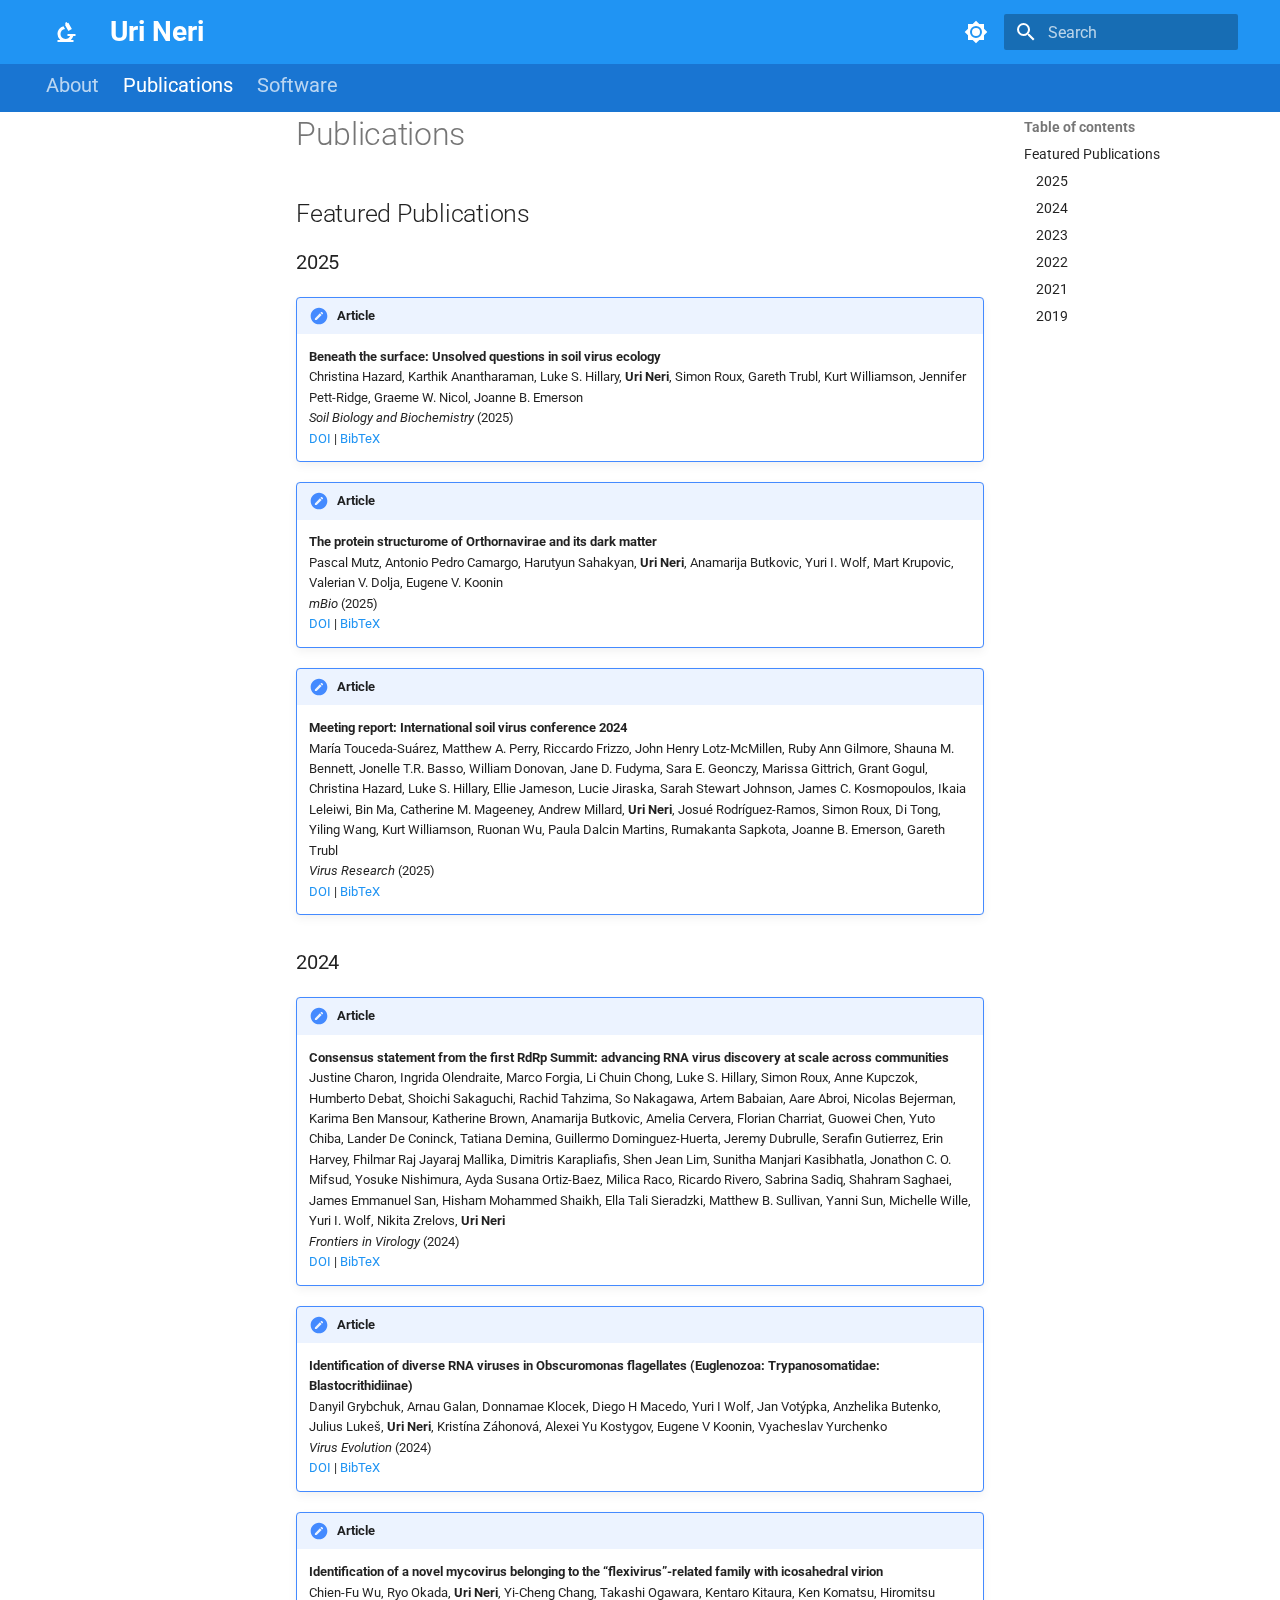
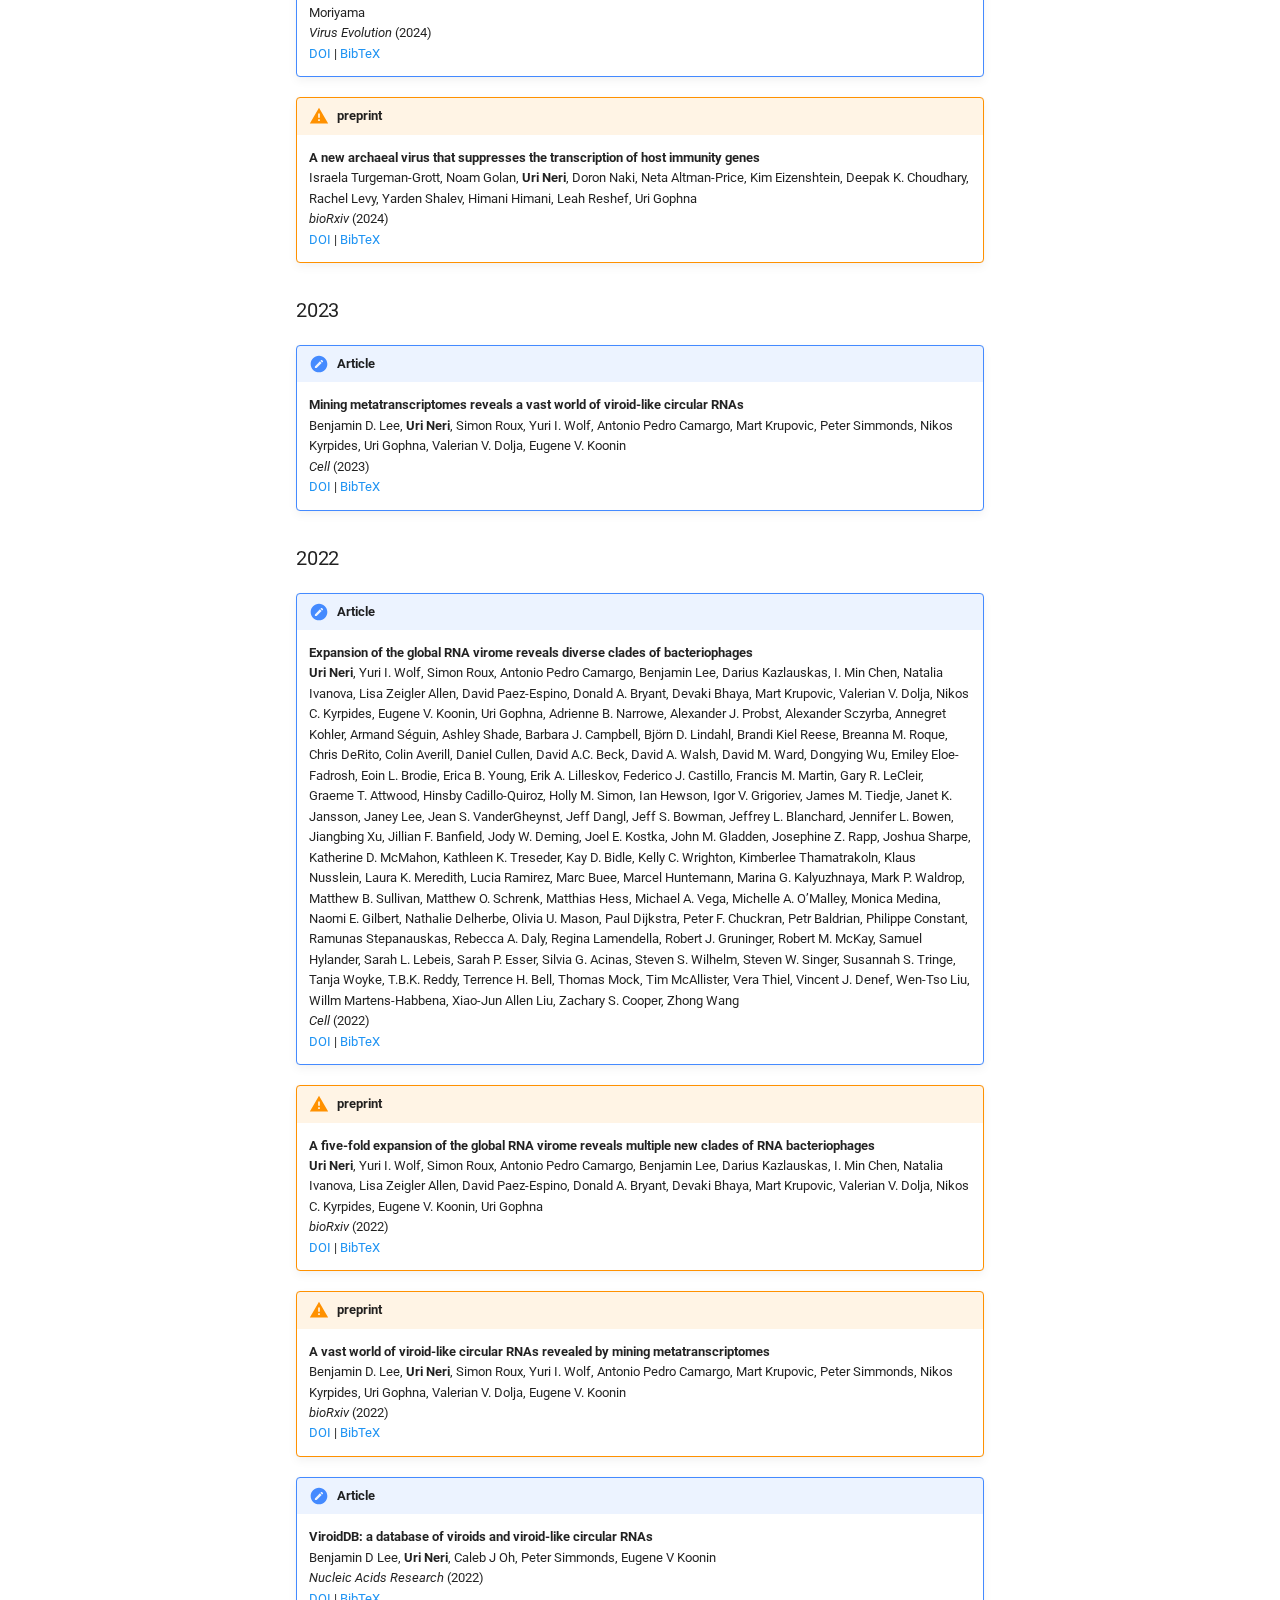
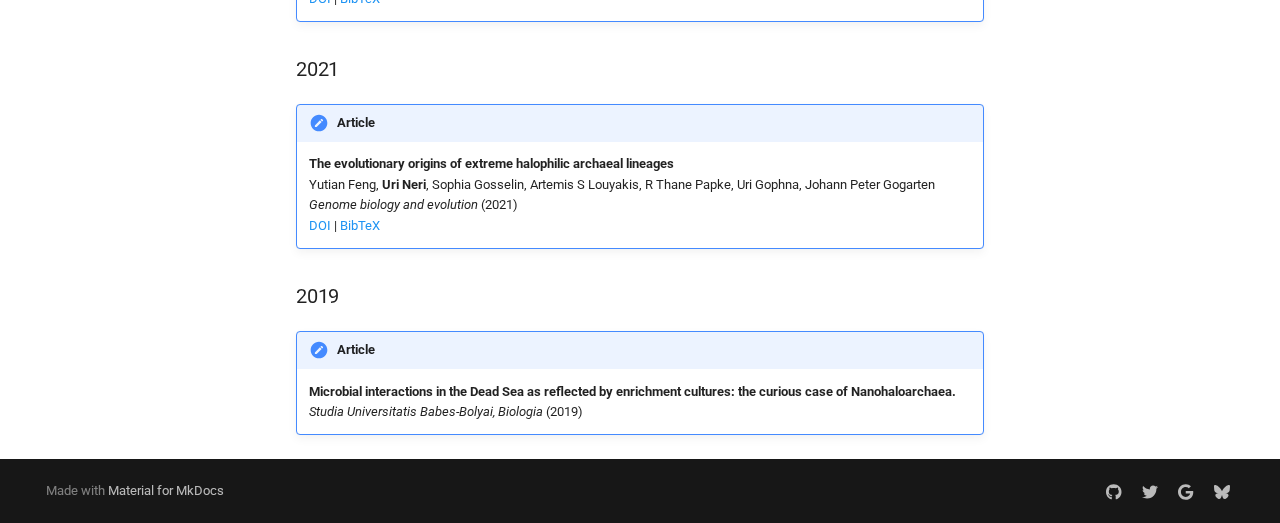
<file: site/publications/index.html>
<!doctype html>
<html lang="en" class="no-js">
  <head>
    
      <meta charset="utf-8">
      <meta name="viewport" content="width=device-width,initial-scale=1">
      
        <meta name="description" content="Personal academic website of Uri Neri">
      
      
        <meta name="author" content="Uri Neri">
      
      
        <link rel="canonical" href="https://urineri.github.io/publications/">
      
      
        <link rel="prev" href="..">
      
      
        <link rel="next" href="../software/">
      
      
      <link rel="icon" href="../assets/favicon.png">
      <meta name="generator" content="mkdocs-1.6.1, mkdocs-material-9.6.12">
    
    
      
        <title>Publications - Uri Neri</title>
      
    
    
      <link rel="stylesheet" href="../assets/stylesheets/main.2afb09e1.min.css">
      
        
        <link rel="stylesheet" href="../assets/stylesheets/palette.06af60db.min.css">
      
      


    
    
      
    
    
      
        
        
        <link rel="preconnect" href="https://fonts.gstatic.com" crossorigin>
        <link rel="stylesheet" href="https://fonts.googleapis.com/css?family=Roboto:300,300i,400,400i,700,700i%7CRoboto+Mono:400,400i,700,700i&display=fallback">
        <style>:root{--md-text-font:"Roboto";--md-code-font:"Roboto Mono"}</style>
      
    
    
      <link rel="stylesheet" href="../stylesheets/extra.css">
    
    <script>__md_scope=new URL("..",location),__md_hash=e=>[...e].reduce(((e,_)=>(e<<5)-e+_.charCodeAt(0)),0),__md_get=(e,_=localStorage,t=__md_scope)=>JSON.parse(_.getItem(t.pathname+"."+e)),__md_set=(e,_,t=localStorage,a=__md_scope)=>{try{t.setItem(a.pathname+"."+e,JSON.stringify(_))}catch(e){}}</script>
    
      

    
    
    
  </head>
  
  
    
    
      
    
    
    
    
    <body dir="ltr" data-md-color-scheme="default" data-md-color-primary="blue" data-md-color-accent="light-blue">
  
    
    <input class="md-toggle" data-md-toggle="drawer" type="checkbox" id="__drawer" autocomplete="off">
    <input class="md-toggle" data-md-toggle="search" type="checkbox" id="__search" autocomplete="off">
    <label class="md-overlay" for="__drawer"></label>
    <div data-md-component="skip">
      
        
        <a href="#publications" class="md-skip">
          Skip to content
        </a>
      
    </div>
    <div data-md-component="announce">
      
    </div>
    
    
      

  

<header class="md-header md-header--shadow md-header--lifted" data-md-component="header">
  <nav class="md-header__inner md-grid" aria-label="Header">
    <a href=".." title="Uri Neri" class="md-header__button md-logo" aria-label="Uri Neri" data-md-component="logo">
      
  
  <svg xmlns="http://www.w3.org/2000/svg" viewBox="0 0 24 24"><path d="M9.46 6.28 11.05 9c-2.58.26-4.55 2.41-4.55 5a5 5 0 0 0 5 5c2.05 0 3.81-1.23 4.58-3H13.5v-2h8v2h-2.25a8.05 8.05 0 0 1-2.46 4h2.71v2h-16v-2h2.71a8 8 0 0 1-2.71-6c0-3.63 2.46-6.8 5.96-7.72m3.28-4.21.76 1.3.86-.5 3.5 6.06-3.47 2-3.5-6.06.87-.5-.76-1.3z"/></svg>

    </a>
    <label class="md-header__button md-icon" for="__drawer">
      
      <svg xmlns="http://www.w3.org/2000/svg" viewBox="0 0 24 24"><path d="M3 6h18v2H3zm0 5h18v2H3zm0 5h18v2H3z"/></svg>
    </label>
    <div class="md-header__title" data-md-component="header-title">
      <div class="md-header__ellipsis">
        <div class="md-header__topic">
          <span class="md-ellipsis">
            Uri Neri
          </span>
        </div>
        <div class="md-header__topic" data-md-component="header-topic">
          <span class="md-ellipsis">
            
              Publications
            
          </span>
        </div>
      </div>
    </div>
    
      
        <form class="md-header__option" data-md-component="palette">
  
    
    
    
    <input class="md-option" data-md-color-media="" data-md-color-scheme="default" data-md-color-primary="blue" data-md-color-accent="light-blue"  aria-label="Switch to dark mode"  type="radio" name="__palette" id="__palette_0">
    
      <label class="md-header__button md-icon" title="Switch to dark mode" for="__palette_1" hidden>
        <svg xmlns="http://www.w3.org/2000/svg" viewBox="0 0 24 24"><path d="M12 8a4 4 0 0 0-4 4 4 4 0 0 0 4 4 4 4 0 0 0 4-4 4 4 0 0 0-4-4m0 10a6 6 0 0 1-6-6 6 6 0 0 1 6-6 6 6 0 0 1 6 6 6 6 0 0 1-6 6m8-9.31V4h-4.69L12 .69 8.69 4H4v4.69L.69 12 4 15.31V20h4.69L12 23.31 15.31 20H20v-4.69L23.31 12z"/></svg>
      </label>
    
  
    
    
    
    <input class="md-option" data-md-color-media="" data-md-color-scheme="slate" data-md-color-primary="blue" data-md-color-accent="light-blue"  aria-label="Switch to light mode"  type="radio" name="__palette" id="__palette_1">
    
      <label class="md-header__button md-icon" title="Switch to light mode" for="__palette_0" hidden>
        <svg xmlns="http://www.w3.org/2000/svg" viewBox="0 0 24 24"><path d="M12 18c-.89 0-1.74-.2-2.5-.55C11.56 16.5 13 14.42 13 12s-1.44-4.5-3.5-5.45C10.26 6.2 11.11 6 12 6a6 6 0 0 1 6 6 6 6 0 0 1-6 6m8-9.31V4h-4.69L12 .69 8.69 4H4v4.69L.69 12 4 15.31V20h4.69L12 23.31 15.31 20H20v-4.69L23.31 12z"/></svg>
      </label>
    
  
</form>
      
    
    
      <script>var palette=__md_get("__palette");if(palette&&palette.color){if("(prefers-color-scheme)"===palette.color.media){var media=matchMedia("(prefers-color-scheme: light)"),input=document.querySelector(media.matches?"[data-md-color-media='(prefers-color-scheme: light)']":"[data-md-color-media='(prefers-color-scheme: dark)']");palette.color.media=input.getAttribute("data-md-color-media"),palette.color.scheme=input.getAttribute("data-md-color-scheme"),palette.color.primary=input.getAttribute("data-md-color-primary"),palette.color.accent=input.getAttribute("data-md-color-accent")}for(var[key,value]of Object.entries(palette.color))document.body.setAttribute("data-md-color-"+key,value)}</script>
    
    
    
      
      
        <label class="md-header__button md-icon" for="__search">
          
          <svg xmlns="http://www.w3.org/2000/svg" viewBox="0 0 24 24"><path d="M9.5 3A6.5 6.5 0 0 1 16 9.5c0 1.61-.59 3.09-1.56 4.23l.27.27h.79l5 5-1.5 1.5-5-5v-.79l-.27-.27A6.52 6.52 0 0 1 9.5 16 6.5 6.5 0 0 1 3 9.5 6.5 6.5 0 0 1 9.5 3m0 2C7 5 5 7 5 9.5S7 14 9.5 14 14 12 14 9.5 12 5 9.5 5"/></svg>
        </label>
        <div class="md-search" data-md-component="search" role="dialog">
  <label class="md-search__overlay" for="__search"></label>
  <div class="md-search__inner" role="search">
    <form class="md-search__form" name="search">
      <input type="text" class="md-search__input" name="query" aria-label="Search" placeholder="Search" autocapitalize="off" autocorrect="off" autocomplete="off" spellcheck="false" data-md-component="search-query" required>
      <label class="md-search__icon md-icon" for="__search">
        
        <svg xmlns="http://www.w3.org/2000/svg" viewBox="0 0 24 24"><path d="M9.5 3A6.5 6.5 0 0 1 16 9.5c0 1.61-.59 3.09-1.56 4.23l.27.27h.79l5 5-1.5 1.5-5-5v-.79l-.27-.27A6.52 6.52 0 0 1 9.5 16 6.5 6.5 0 0 1 3 9.5 6.5 6.5 0 0 1 9.5 3m0 2C7 5 5 7 5 9.5S7 14 9.5 14 14 12 14 9.5 12 5 9.5 5"/></svg>
        
        <svg xmlns="http://www.w3.org/2000/svg" viewBox="0 0 24 24"><path d="M20 11v2H8l5.5 5.5-1.42 1.42L4.16 12l7.92-7.92L13.5 5.5 8 11z"/></svg>
      </label>
      <nav class="md-search__options" aria-label="Search">
        
        <button type="reset" class="md-search__icon md-icon" title="Clear" aria-label="Clear" tabindex="-1">
          
          <svg xmlns="http://www.w3.org/2000/svg" viewBox="0 0 24 24"><path d="M19 6.41 17.59 5 12 10.59 6.41 5 5 6.41 10.59 12 5 17.59 6.41 19 12 13.41 17.59 19 19 17.59 13.41 12z"/></svg>
        </button>
      </nav>
      
    </form>
    <div class="md-search__output">
      <div class="md-search__scrollwrap" tabindex="0" data-md-scrollfix>
        <div class="md-search-result" data-md-component="search-result">
          <div class="md-search-result__meta">
            Initializing search
          </div>
          <ol class="md-search-result__list" role="presentation"></ol>
        </div>
      </div>
    </div>
  </div>
</div>
      
    
    
  </nav>
  
    
      
<nav class="md-tabs" aria-label="Tabs" data-md-component="tabs">
  <div class="md-grid">
    <ul class="md-tabs__list">
      
        
  
  
  
  
    <li class="md-tabs__item">
      <a href=".." class="md-tabs__link">
        
  
  
    
  
  About

      </a>
    </li>
  

      
        
  
  
  
    
  
  
    <li class="md-tabs__item md-tabs__item--active">
      <a href="./" class="md-tabs__link">
        
  
  
    
  
  Publications

      </a>
    </li>
  

      
        
  
  
  
  
    <li class="md-tabs__item">
      <a href="../software/" class="md-tabs__link">
        
  
  
    
  
  Software

      </a>
    </li>
  

      
    </ul>
  </div>
</nav>
    
  
</header>
    
    <div class="md-container" data-md-component="container">
      
      
        
      
      <main class="md-main" data-md-component="main">
        <div class="md-main__inner md-grid">
          
            
              
              <div class="md-sidebar md-sidebar--primary" data-md-component="sidebar" data-md-type="navigation" >
                <div class="md-sidebar__scrollwrap">
                  <div class="md-sidebar__inner">
                    


  


<nav class="md-nav md-nav--primary md-nav--lifted" aria-label="Navigation" data-md-level="0">
  <label class="md-nav__title" for="__drawer">
    <a href=".." title="Uri Neri" class="md-nav__button md-logo" aria-label="Uri Neri" data-md-component="logo">
      
  
  <svg xmlns="http://www.w3.org/2000/svg" viewBox="0 0 24 24"><path d="M9.46 6.28 11.05 9c-2.58.26-4.55 2.41-4.55 5a5 5 0 0 0 5 5c2.05 0 3.81-1.23 4.58-3H13.5v-2h8v2h-2.25a8.05 8.05 0 0 1-2.46 4h2.71v2h-16v-2h2.71a8 8 0 0 1-2.71-6c0-3.63 2.46-6.8 5.96-7.72m3.28-4.21.76 1.3.86-.5 3.5 6.06-3.47 2-3.5-6.06.87-.5-.76-1.3z"/></svg>

    </a>
    Uri Neri
  </label>
  
  <ul class="md-nav__list" data-md-scrollfix>
    
      
      
  
  
  
  
    <li class="md-nav__item">
      <a href=".." class="md-nav__link">
        
  
  
  <span class="md-ellipsis">
    About
    
  </span>
  

      </a>
    </li>
  

    
      
      
  
  
    
  
  
  
    <li class="md-nav__item md-nav__item--active">
      
      <input class="md-nav__toggle md-toggle" type="checkbox" id="__toc">
      
      
        
      
      
        <label class="md-nav__link md-nav__link--active" for="__toc">
          
  
  
  <span class="md-ellipsis">
    Publications
    
  </span>
  

          <span class="md-nav__icon md-icon"></span>
        </label>
      
      <a href="./" class="md-nav__link md-nav__link--active">
        
  
  
  <span class="md-ellipsis">
    Publications
    
  </span>
  

      </a>
      
        

<nav class="md-nav md-nav--secondary" aria-label="Table of contents">
  
  
  
    
  
  
    <label class="md-nav__title" for="__toc">
      <span class="md-nav__icon md-icon"></span>
      Table of contents
    </label>
    <ul class="md-nav__list" data-md-component="toc" data-md-scrollfix>
      
        <li class="md-nav__item">
  <a href="#featured-publications" class="md-nav__link">
    <span class="md-ellipsis">
      Featured Publications
    </span>
  </a>
  
    <nav class="md-nav" aria-label="Featured Publications">
      <ul class="md-nav__list">
        
          <li class="md-nav__item">
  <a href="#2025" class="md-nav__link">
    <span class="md-ellipsis">
      2025
    </span>
  </a>
  
</li>
        
          <li class="md-nav__item">
  <a href="#2024" class="md-nav__link">
    <span class="md-ellipsis">
      2024
    </span>
  </a>
  
</li>
        
          <li class="md-nav__item">
  <a href="#2023" class="md-nav__link">
    <span class="md-ellipsis">
      2023
    </span>
  </a>
  
</li>
        
          <li class="md-nav__item">
  <a href="#2022" class="md-nav__link">
    <span class="md-ellipsis">
      2022
    </span>
  </a>
  
</li>
        
          <li class="md-nav__item">
  <a href="#2021" class="md-nav__link">
    <span class="md-ellipsis">
      2021
    </span>
  </a>
  
</li>
        
          <li class="md-nav__item">
  <a href="#2019" class="md-nav__link">
    <span class="md-ellipsis">
      2019
    </span>
  </a>
  
</li>
        
      </ul>
    </nav>
  
</li>
      
    </ul>
  
</nav>
      
    </li>
  

    
      
      
  
  
  
  
    <li class="md-nav__item">
      <a href="../software/" class="md-nav__link">
        
  
  
  <span class="md-ellipsis">
    Software
    
  </span>
  

      </a>
    </li>
  

    
  </ul>
</nav>
                  </div>
                </div>
              </div>
            
            
              
              <div class="md-sidebar md-sidebar--secondary" data-md-component="sidebar" data-md-type="toc" >
                <div class="md-sidebar__scrollwrap">
                  <div class="md-sidebar__inner">
                    

<nav class="md-nav md-nav--secondary" aria-label="Table of contents">
  
  
  
    
  
  
    <label class="md-nav__title" for="__toc">
      <span class="md-nav__icon md-icon"></span>
      Table of contents
    </label>
    <ul class="md-nav__list" data-md-component="toc" data-md-scrollfix>
      
        <li class="md-nav__item">
  <a href="#featured-publications" class="md-nav__link">
    <span class="md-ellipsis">
      Featured Publications
    </span>
  </a>
  
    <nav class="md-nav" aria-label="Featured Publications">
      <ul class="md-nav__list">
        
          <li class="md-nav__item">
  <a href="#2025" class="md-nav__link">
    <span class="md-ellipsis">
      2025
    </span>
  </a>
  
</li>
        
          <li class="md-nav__item">
  <a href="#2024" class="md-nav__link">
    <span class="md-ellipsis">
      2024
    </span>
  </a>
  
</li>
        
          <li class="md-nav__item">
  <a href="#2023" class="md-nav__link">
    <span class="md-ellipsis">
      2023
    </span>
  </a>
  
</li>
        
          <li class="md-nav__item">
  <a href="#2022" class="md-nav__link">
    <span class="md-ellipsis">
      2022
    </span>
  </a>
  
</li>
        
          <li class="md-nav__item">
  <a href="#2021" class="md-nav__link">
    <span class="md-ellipsis">
      2021
    </span>
  </a>
  
</li>
        
          <li class="md-nav__item">
  <a href="#2019" class="md-nav__link">
    <span class="md-ellipsis">
      2019
    </span>
  </a>
  
</li>
        
      </ul>
    </nav>
  
</li>
      
    </ul>
  
</nav>
                  </div>
                </div>
              </div>
            
          
          
            <div class="md-content" data-md-component="content">
              <article class="md-content__inner md-typeset">
                
                  



<h1 id="publications">Publications</h1>
<h2 id="featured-publications">Featured Publications</h2>
<h3 id="2025">2025</h3>
<div class="admonition publication">
<p class="admonition-title">Article</p>
<p><strong>Beneath the surface: Unsolved questions in soil virus ecology</strong><br />
Christina Hazard, Karthik Anantharaman, Luke S. Hillary, <strong>Uri Neri</strong>, Simon Roux, Gareth Trubl, Kurt Williamson, Jennifer Pett-Ridge, Graeme W. Nicol, Joanne B. Emerson<br />
<em>Soil Biology and Biochemistry</em> (2025)<br />
<a href="https://doi.org/10.1016/j.soilbio.2025.109780">DOI</a> | <a href="https://api.crossref.org/works/10.1016/j.soilbio.2025.109780/transform/application/x-bibtex">BibTeX</a></p>
</div>
<div class="admonition publication">
<p class="admonition-title">Article</p>
<p><strong>The protein structurome of Orthornavirae and its dark matter</strong><br />
Pascal Mutz, Antonio Pedro Camargo, Harutyun Sahakyan, <strong>Uri Neri</strong>, Anamarija Butkovic, Yuri I. Wolf, Mart Krupovic, Valerian V. Dolja, Eugene V. Koonin<br />
<em>mBio</em> (2025)<br />
<a href="https://doi.org/10.1128/mBio.03200-24">DOI</a> | <a href="https://api.crossref.org/works/10.1128/mBio.03200-24/transform/application/x-bibtex">BibTeX</a></p>
</div>
<div class="admonition publication">
<p class="admonition-title">Article</p>
<p><strong>Meeting report: International soil virus conference 2024</strong><br />
María Touceda-Suárez, Matthew A. Perry, Riccardo Frizzo, John Henry Lotz-McMillen, Ruby Ann Gilmore, Shauna M. Bennett, Jonelle T.R. Basso, William Donovan, Jane D. Fudyma, Sara E. Geonczy, Marissa Gittrich, Grant Gogul, Christina Hazard, Luke S. Hillary, Ellie Jameson, Lucie Jiraska, Sarah Stewart Johnson, James C. Kosmopoulos, Ikaia Leleiwi, Bin Ma, Catherine M. Mageeney, Andrew Millard, <strong>Uri Neri</strong>, Josué Rodríguez-Ramos, Simon Roux, Di Tong, Yiling Wang, Kurt Williamson, Ruonan Wu, Paula Dalcin Martins, Rumakanta Sapkota, Joanne B. Emerson, Gareth Trubl<br />
<em>Virus Research</em> (2025)<br />
<a href="https://doi.org/10.1016/j.virusres.2025.199544">DOI</a> | <a href="https://api.crossref.org/works/10.1016/j.virusres.2025.199544/transform/application/x-bibtex">BibTeX</a></p>
</div>
<h3 id="2024">2024</h3>
<div class="admonition publication">
<p class="admonition-title">Article</p>
<p><strong>Consensus statement from the first RdRp Summit: advancing RNA virus discovery at scale across communities</strong><br />
Justine Charon, Ingrida Olendraite, Marco Forgia, Li Chuin Chong, Luke S. Hillary, Simon Roux, Anne Kupczok, Humberto Debat, Shoichi Sakaguchi, Rachid Tahzima, So Nakagawa, Artem Babaian, Aare Abroi, Nicolas Bejerman, Karima Ben Mansour, Katherine Brown, Anamarija Butkovic, Amelia Cervera, Florian Charriat, Guowei Chen, Yuto Chiba, Lander De Coninck, Tatiana Demina, Guillermo Dominguez-Huerta, Jeremy Dubrulle, Serafin Gutierrez, Erin Harvey, Fhilmar Raj Jayaraj Mallika, Dimitris Karapliafis, Shen Jean Lim, Sunitha Manjari Kasibhatla, Jonathon C. O. Mifsud, Yosuke Nishimura, Ayda Susana Ortiz-Baez, Milica Raco, Ricardo Rivero, Sabrina Sadiq, Shahram Saghaei, James Emmanuel San, Hisham Mohammed Shaikh, Ella Tali Sieradzki, Matthew B. Sullivan, Yanni Sun, Michelle Wille, Yuri I. Wolf, Nikita Zrelovs, <strong>Uri Neri</strong><br />
<em>Frontiers in Virology</em> (2024)<br />
<a href="https://doi.org/10.3389/fviro.2024.1371958">DOI</a> | <a href="https://api.crossref.org/works/10.3389/fviro.2024.1371958/transform/application/x-bibtex">BibTeX</a></p>
</div>
<div class="admonition publication">
<p class="admonition-title">Article</p>
<p><strong>Identification of diverse RNA viruses in Obscuromonas flagellates (Euglenozoa: Trypanosomatidae: Blastocrithidiinae)</strong><br />
Danyil Grybchuk, Arnau Galan, Donnamae Klocek, Diego H Macedo, Yuri I Wolf, Jan Votýpka, Anzhelika Butenko, Julius Lukeš, <strong>Uri Neri</strong>, Kristína Záhonová, Alexei Yu Kostygov, Eugene V Koonin, Vyacheslav Yurchenko<br />
<em>Virus Evolution</em> (2024)<br />
<a href="https://doi.org/10.1093/ve/veae037">DOI</a> | <a href="https://api.crossref.org/works/10.1093/ve/veae037/transform/application/x-bibtex">BibTeX</a></p>
</div>
<div class="admonition publication">
<p class="admonition-title">Article</p>
<p><strong>Identification of a novel mycovirus belonging to the “flexivirus”-related family with icosahedral virion</strong><br />
Chien-Fu Wu, Ryo Okada, <strong>Uri Neri</strong>, Yi-Cheng Chang, Takashi Ogawara, Kentaro Kitaura, Ken Komatsu, Hiromitsu Moriyama<br />
<em>Virus Evolution</em> (2024)<br />
<a href="https://doi.org/10.1093/ve/veae093">DOI</a> | <a href="https://api.crossref.org/works/10.1093/ve/veae093/transform/application/x-bibtex">BibTeX</a></p>
</div>
<div class="admonition warning">
<p class="admonition-title">preprint</p>
<p><strong>A new archaeal virus that suppresses the transcription of host immunity genes</strong><br />
Israela Turgeman-Grott, Noam Golan, <strong>Uri Neri</strong>, Doron Naki, Neta Altman-Price, Kim Eizenshtein, Deepak K. Choudhary, Rachel Levy, Yarden Shalev, Himani Himani, Leah Reshef, Uri Gophna<br />
<em>bioRxiv</em> (2024)<br />
<a href="https://doi.org/10.1101/2024.02.12.579488">DOI</a> | <a href="https://api.crossref.org/works/10.1101/2024.02.12.579488/transform/application/x-bibtex">BibTeX</a></p>
</div>
<h3 id="2023">2023</h3>
<div class="admonition publication">
<p class="admonition-title">Article</p>
<p><strong>Mining metatranscriptomes reveals a vast world of viroid-like circular RNAs</strong><br />
Benjamin D. Lee, <strong>Uri Neri</strong>, Simon Roux, Yuri I. Wolf, Antonio Pedro Camargo, Mart Krupovic, Peter Simmonds, Nikos Kyrpides, Uri Gophna, Valerian V. Dolja, Eugene V. Koonin<br />
<em>Cell</em> (2023)<br />
<a href="https://doi.org/10.1016/j.cell.2022.12.039">DOI</a> | <a href="https://api.crossref.org/works/10.1016/j.cell.2022.12.039/transform/application/x-bibtex">BibTeX</a></p>
</div>
<h3 id="2022">2022</h3>
<div class="admonition publication">
<p class="admonition-title">Article</p>
<p><strong>Expansion of the global RNA virome reveals diverse clades of bacteriophages</strong><br />
<strong>Uri Neri</strong>, Yuri I. Wolf, Simon Roux, Antonio Pedro Camargo, Benjamin Lee, Darius Kazlauskas, I. Min Chen, Natalia Ivanova, Lisa Zeigler Allen, David Paez-Espino, Donald A. Bryant, Devaki Bhaya, Mart Krupovic, Valerian V. Dolja, Nikos C. Kyrpides, Eugene V. Koonin, Uri Gophna, Adrienne B. Narrowe, Alexander J. Probst, Alexander Sczyrba, Annegret Kohler, Armand Séguin, Ashley Shade, Barbara J. Campbell, Björn D. Lindahl, Brandi Kiel Reese, Breanna M. Roque, Chris DeRito, Colin Averill, Daniel Cullen, David A.C. Beck, David A. Walsh, David M. Ward, Dongying Wu, Emiley Eloe-Fadrosh, Eoin L. Brodie, Erica B. Young, Erik A. Lilleskov, Federico J. Castillo, Francis M. Martin, Gary R. LeCleir, Graeme T. Attwood, Hinsby Cadillo-Quiroz, Holly M. Simon, Ian Hewson, Igor V. Grigoriev, James M. Tiedje, Janet K. Jansson, Janey Lee, Jean S. VanderGheynst, Jeff Dangl, Jeff S. Bowman, Jeffrey L. Blanchard, Jennifer L. Bowen, Jiangbing Xu, Jillian F. Banfield, Jody W. Deming, Joel E. Kostka, John M. Gladden, Josephine Z. Rapp, Joshua Sharpe, Katherine D. McMahon, Kathleen K. Treseder, Kay D. Bidle, Kelly C. Wrighton, Kimberlee Thamatrakoln, Klaus Nusslein, Laura K. Meredith, Lucia Ramirez, Marc Buee, Marcel Huntemann, Marina G. Kalyuzhnaya, Mark P. Waldrop, Matthew B. Sullivan, Matthew O. Schrenk, Matthias Hess, Michael A. Vega, Michelle A. O’Malley, Monica Medina, Naomi E. Gilbert, Nathalie Delherbe, Olivia U. Mason, Paul Dijkstra, Peter F. Chuckran, Petr Baldrian, Philippe Constant, Ramunas Stepanauskas, Rebecca A. Daly, Regina Lamendella, Robert J. Gruninger, Robert M. McKay, Samuel Hylander, Sarah L. Lebeis, Sarah P. Esser, Silvia G. Acinas, Steven S. Wilhelm, Steven W. Singer, Susannah S. Tringe, Tanja Woyke, T.B.K. Reddy, Terrence H. Bell, Thomas Mock, Tim McAllister, Vera Thiel, Vincent J. Denef, Wen-Tso Liu, Willm Martens-Habbena, Xiao-Jun Allen Liu, Zachary S. Cooper, Zhong Wang<br />
<em>Cell</em> (2022)<br />
<a href="https://doi.org/10.1016/j.cell.2022.08.023">DOI</a> | <a href="https://api.crossref.org/works/10.1016/j.cell.2022.08.023/transform/application/x-bibtex">BibTeX</a></p>
</div>
<div class="admonition warning">
<p class="admonition-title">preprint</p>
<p><strong>A five-fold expansion of the global RNA virome reveals multiple new clades of RNA bacteriophages</strong><br />
<strong>Uri Neri</strong>, Yuri I. Wolf, Simon Roux, Antonio Pedro Camargo, Benjamin Lee, Darius Kazlauskas, I. Min Chen, Natalia Ivanova, Lisa Zeigler Allen, David Paez-Espino, Donald A. Bryant, Devaki Bhaya, Mart Krupovic, Valerian V. Dolja, Nikos C. Kyrpides, Eugene V. Koonin, Uri Gophna<br />
<em>bioRxiv</em> (2022)<br />
<a href="https://doi.org/10.1101/2022.02.15.480533">DOI</a> | <a href="https://api.crossref.org/works/10.1101/2022.02.15.480533/transform/application/x-bibtex">BibTeX</a></p>
</div>
<div class="admonition warning">
<p class="admonition-title">preprint</p>
<p><strong>A vast world of viroid-like circular RNAs revealed by mining metatranscriptomes</strong><br />
Benjamin D. Lee, <strong>Uri Neri</strong>, Simon Roux, Yuri I. Wolf, Antonio Pedro Camargo, Mart Krupovic, Peter Simmonds, Nikos Kyrpides, Uri Gophna, Valerian V. Dolja, Eugene V. Koonin<br />
<em>bioRxiv</em> (2022)<br />
<a href="https://doi.org/10.1101/2022.07.19.500677">DOI</a> | <a href="https://api.crossref.org/works/10.1101/2022.07.19.500677/transform/application/x-bibtex">BibTeX</a></p>
</div>
<div class="admonition publication">
<p class="admonition-title">Article</p>
<p><strong>ViroidDB: a database of viroids and viroid-like circular RNAs</strong><br />
Benjamin D Lee, <strong>Uri Neri</strong>, Caleb J Oh, Peter Simmonds, Eugene V Koonin<br />
<em>Nucleic Acids Research</em> (2022)<br />
<a href="https://doi.org/10.1093/nar/gkab974">DOI</a> | <a href="https://api.crossref.org/works/10.1093/nar/gkab974/transform/application/x-bibtex">BibTeX</a></p>
</div>
<h3 id="2021">2021</h3>
<div class="admonition publication">
<p class="admonition-title">Article</p>
<p><strong>The evolutionary origins of extreme halophilic archaeal lineages</strong><br />
Yutian Feng, <strong>Uri Neri</strong>, Sophia Gosselin, Artemis S Louyakis, R Thane Papke, Uri Gophna, Johann Peter Gogarten<br />
<em>Genome biology and evolution</em> (2021)<br />
<a href="https://doi.org/10.1093/gbe/evab166">DOI</a> | <a href="https://api.crossref.org/works/10.1093/gbe/evab166/transform/application/x-bibtex">BibTeX</a></p>
</div>
<h3 id="2019">2019</h3>
<div class="admonition publication">
<p class="admonition-title">Article</p>
<p><strong>Microbial interactions in the Dead Sea as reflected by enrichment cultures: the curious case of Nanohaloarchaea.</strong><br />
<em>Studia Universitatis Babes-Bolyai, Biologia</em> (2019)</p>
</div>












                
              </article>
            </div>
          
          
<script>var target=document.getElementById(location.hash.slice(1));target&&target.name&&(target.checked=target.name.startsWith("__tabbed_"))</script>
        </div>
        
          <button type="button" class="md-top md-icon" data-md-component="top" hidden>
  
  <svg xmlns="http://www.w3.org/2000/svg" viewBox="0 0 24 24"><path d="M13 20h-2V8l-5.5 5.5-1.42-1.42L12 4.16l7.92 7.92-1.42 1.42L13 8z"/></svg>
  Back to top
</button>
        
      </main>
      
        <footer class="md-footer">
  
  <div class="md-footer-meta md-typeset">
    <div class="md-footer-meta__inner md-grid">
      <div class="md-copyright">
  
  
    Made with
    <a href="https://squidfunk.github.io/mkdocs-material/" target="_blank" rel="noopener">
      Material for MkDocs
    </a>
  
</div>
      
        <div class="md-social">
  
    
    
    
    
    <a href="https://github.com/urineri" target="_blank" rel="noopener" title="Uri Neri on GitHub" class="md-social__link">
      <svg xmlns="http://www.w3.org/2000/svg" viewBox="0 0 496 512"><!--! Font Awesome Free 6.7.2 by @fontawesome - https://fontawesome.com License - https://fontawesome.com/license/free (Icons: CC BY 4.0, Fonts: SIL OFL 1.1, Code: MIT License) Copyright 2024 Fonticons, Inc.--><path d="M165.9 397.4c0 2-2.3 3.6-5.2 3.6-3.3.3-5.6-1.3-5.6-3.6 0-2 2.3-3.6 5.2-3.6 3-.3 5.6 1.3 5.6 3.6m-31.1-4.5c-.7 2 1.3 4.3 4.3 4.9 2.6 1 5.6 0 6.2-2s-1.3-4.3-4.3-5.2c-2.6-.7-5.5.3-6.2 2.3m44.2-1.7c-2.9.7-4.9 2.6-4.6 4.9.3 2 2.9 3.3 5.9 2.6 2.9-.7 4.9-2.6 4.6-4.6-.3-1.9-3-3.2-5.9-2.9M244.8 8C106.1 8 0 113.3 0 252c0 110.9 69.8 205.8 169.5 239.2 12.8 2.3 17.3-5.6 17.3-12.1 0-6.2-.3-40.4-.3-61.4 0 0-70 15-84.7-29.8 0 0-11.4-29.1-27.8-36.6 0 0-22.9-15.7 1.6-15.4 0 0 24.9 2 38.6 25.8 21.9 38.6 58.6 27.5 72.9 20.9 2.3-16 8.8-27.1 16-33.7-55.9-6.2-112.3-14.3-112.3-110.5 0-27.5 7.6-41.3 23.6-58.9-2.6-6.5-11.1-33.3 2.6-67.9 20.9-6.5 69 27 69 27 20-5.6 41.5-8.5 62.8-8.5s42.8 2.9 62.8 8.5c0 0 48.1-33.6 69-27 13.7 34.7 5.2 61.4 2.6 67.9 16 17.7 25.8 31.5 25.8 58.9 0 96.5-58.9 104.2-114.8 110.5 9.2 7.9 17 22.9 17 46.4 0 33.7-.3 75.4-.3 83.6 0 6.5 4.6 14.4 17.3 12.1C428.2 457.8 496 362.9 496 252 496 113.3 383.5 8 244.8 8M97.2 352.9c-1.3 1-1 3.3.7 5.2 1.6 1.6 3.9 2.3 5.2 1 1.3-1 1-3.3-.7-5.2-1.6-1.6-3.9-2.3-5.2-1m-10.8-8.1c-.7 1.3.3 2.9 2.3 3.9 1.6 1 3.6.7 4.3-.7.7-1.3-.3-2.9-2.3-3.9-2-.6-3.6-.3-4.3.7m32.4 35.6c-1.6 1.3-1 4.3 1.3 6.2 2.3 2.3 5.2 2.6 6.5 1 1.3-1.3.7-4.3-1.3-6.2-2.2-2.3-5.2-2.6-6.5-1m-11.4-14.7c-1.6 1-1.6 3.6 0 5.9s4.3 3.3 5.6 2.3c1.6-1.3 1.6-3.9 0-6.2-1.4-2.3-4-3.3-5.6-2"/></svg>
    </a>
  
    
    
    
    
    <a href="https://twitter.com/uri_neri" target="_blank" rel="noopener" title="Uri Neri on Twitter" class="md-social__link">
      <svg xmlns="http://www.w3.org/2000/svg" viewBox="0 0 512 512"><!--! Font Awesome Free 6.7.2 by @fontawesome - https://fontawesome.com License - https://fontawesome.com/license/free (Icons: CC BY 4.0, Fonts: SIL OFL 1.1, Code: MIT License) Copyright 2024 Fonticons, Inc.--><path d="M459.37 151.716c.325 4.548.325 9.097.325 13.645 0 138.72-105.583 298.558-298.558 298.558-59.452 0-114.68-17.219-161.137-47.106 8.447.974 16.568 1.299 25.34 1.299 49.055 0 94.213-16.568 130.274-44.832-46.132-.975-84.792-31.188-98.112-72.772 6.498.974 12.995 1.624 19.818 1.624 9.421 0 18.843-1.3 27.614-3.573-48.081-9.747-84.143-51.98-84.143-102.985v-1.299c13.969 7.797 30.214 12.67 47.431 13.319-28.264-18.843-46.781-51.005-46.781-87.391 0-19.492 5.197-37.36 14.294-52.954 51.655 63.675 129.3 105.258 216.365 109.807-1.624-7.797-2.599-15.918-2.599-24.04 0-57.828 46.782-104.934 104.934-104.934 30.213 0 57.502 12.67 76.67 33.137 23.715-4.548 46.456-13.32 66.599-25.34-7.798 24.366-24.366 44.833-46.132 57.827 21.117-2.273 41.584-8.122 60.426-16.243-14.292 20.791-32.161 39.308-52.628 54.253"/></svg>
    </a>
  
    
    
    
    
    <a href="https://scholar.google.com/citations?user=YOUR_ID" target="_blank" rel="noopener" title="Uri Neri on Google Scholar" class="md-social__link">
      <svg xmlns="http://www.w3.org/2000/svg" viewBox="0 0 488 512"><!--! Font Awesome Free 6.7.2 by @fontawesome - https://fontawesome.com License - https://fontawesome.com/license/free (Icons: CC BY 4.0, Fonts: SIL OFL 1.1, Code: MIT License) Copyright 2024 Fonticons, Inc.--><path d="M488 261.8C488 403.3 391.1 504 248 504 110.8 504 0 393.2 0 256S110.8 8 248 8c66.8 0 123 24.5 166.3 64.9l-67.5 64.9C258.5 52.6 94.3 116.6 94.3 256c0 86.5 69.1 156.6 153.7 156.6 98.2 0 135-70.4 140.8-106.9H248v-85.3h236.1c2.3 12.7 3.9 24.9 3.9 41.4"/></svg>
    </a>
  
    
    
    
    
    <a href="https://bsky.app/profile/YOUR_HANDLE.bsky.social" target="_blank" rel="noopener" title="Uri Neri on Bluesky" class="md-social__link">
      <svg xmlns="http://www.w3.org/2000/svg" viewBox="0 0 24 24"><path d="M12 10.8c-1.087-2.114-4.046-6.053-6.798-7.995C2.566.944 1.561 1.266.902 1.565.139 1.908 0 3.08 0 3.768c0 .69.378 5.65.624 6.479.815 2.736 3.713 3.66 6.383 3.364q.204-.03.415-.056-.207.033-.415.056c-3.912.58-7.387 2.005-2.83 7.078 5.013 5.19 6.87-1.113 7.823-4.308.953 3.195 2.05 9.271 7.733 4.308 4.267-4.308 1.172-6.498-2.74-7.078a9 9 0 0 1-.415-.056q.21.026.415.056c2.67.297 5.568-.628 6.383-3.364.246-.828.624-5.79.624-6.478 0-.69-.139-1.861-.902-2.206-.659-.298-1.664-.62-4.3 1.24C16.046 4.748 13.087 8.687 12 10.8"/></svg>
    </a>
  
</div>
      
    </div>
  </div>
</footer>
      
    </div>
    <div class="md-dialog" data-md-component="dialog">
      <div class="md-dialog__inner md-typeset"></div>
    </div>
    
    
    
      
      <script id="__config" type="application/json">{"base": "..", "features": ["navigation.instant", "navigation.tracking", "navigation.tabs", "navigation.tabs.sticky", "navigation.sections", "navigation.top", "header.autohide"], "search": "../assets/javascripts/workers/search.f8cc74c7.min.js", "tags": null, "translations": {"clipboard.copied": "Copied to clipboard", "clipboard.copy": "Copy to clipboard", "search.result.more.one": "1 more on this page", "search.result.more.other": "# more on this page", "search.result.none": "No matching documents", "search.result.one": "1 matching document", "search.result.other": "# matching documents", "search.result.placeholder": "Type to start searching", "search.result.term.missing": "Missing", "select.version": "Select version"}, "version": null}</script>
    
    
      <script src="../assets/javascripts/bundle.c8b220af.min.js"></script>
      
        <script src="../javascripts/software.js"></script>
      
    
  </body>
</html>
</file>
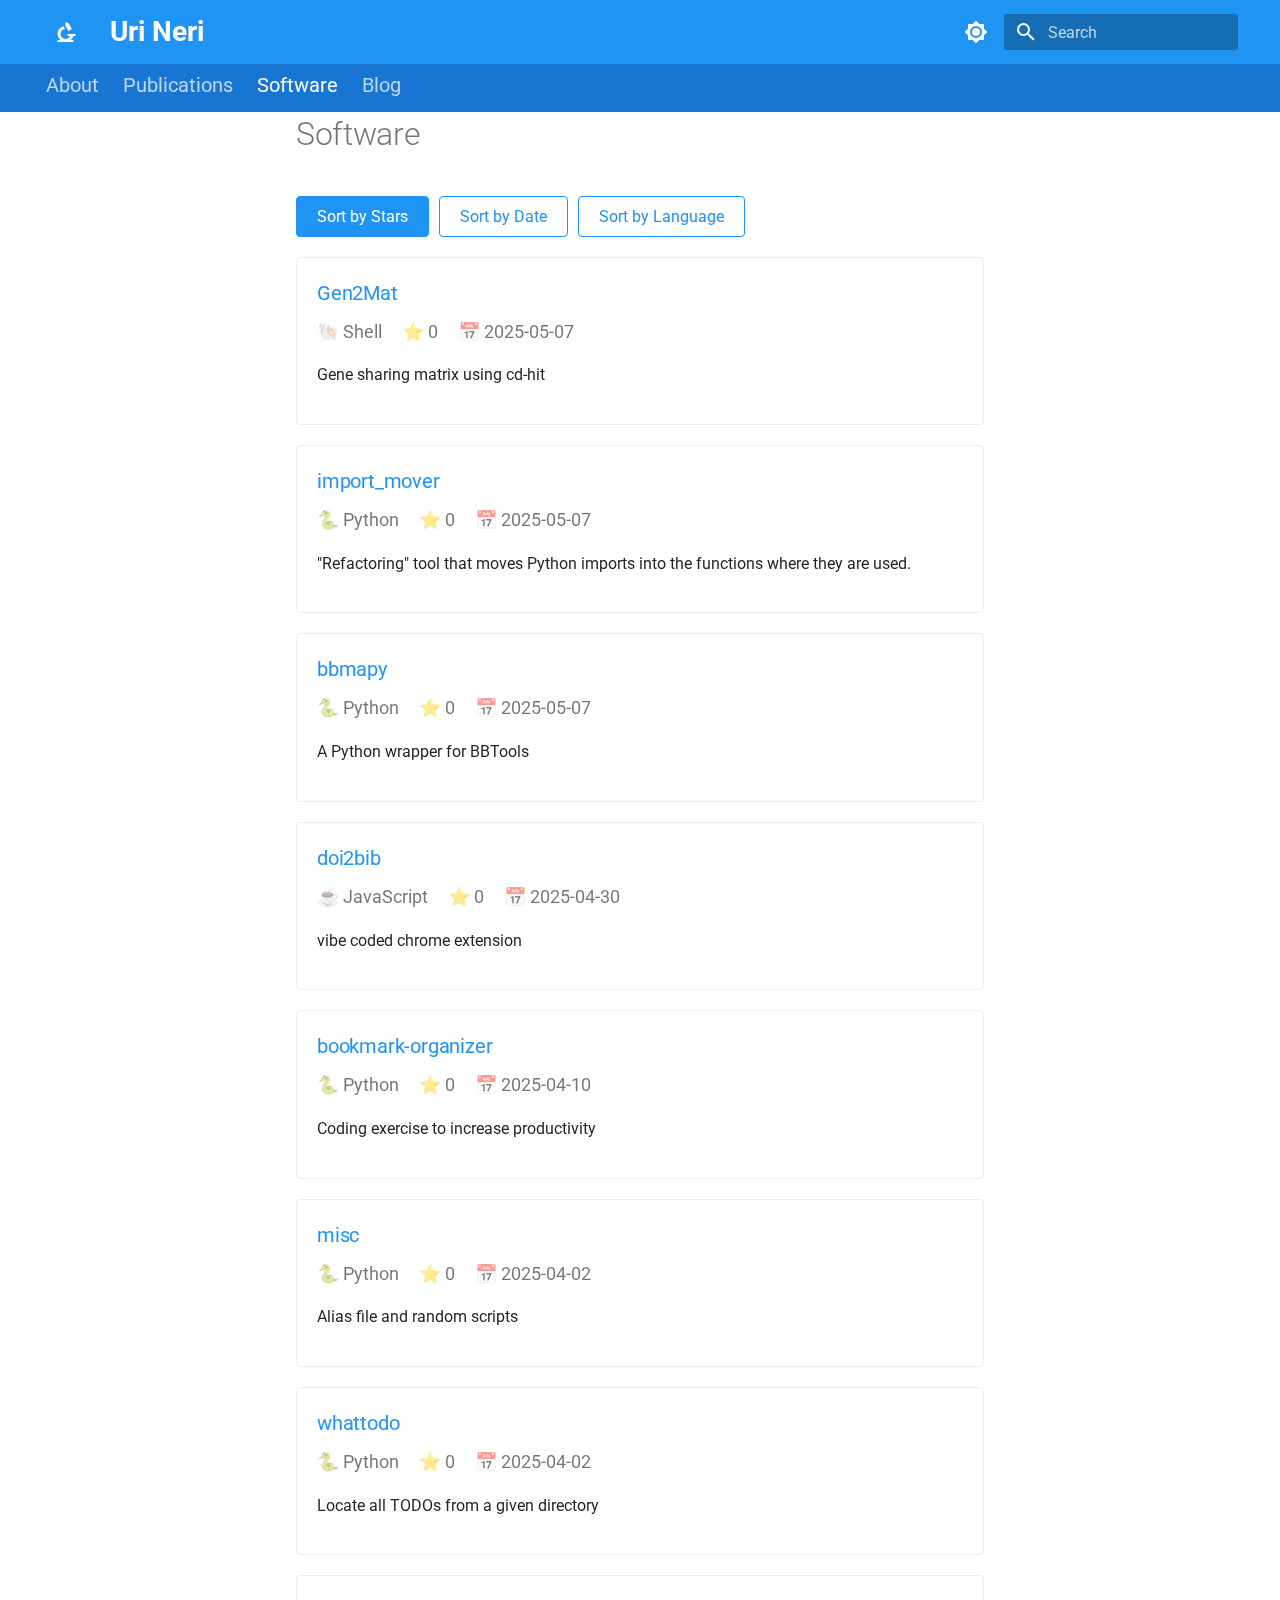
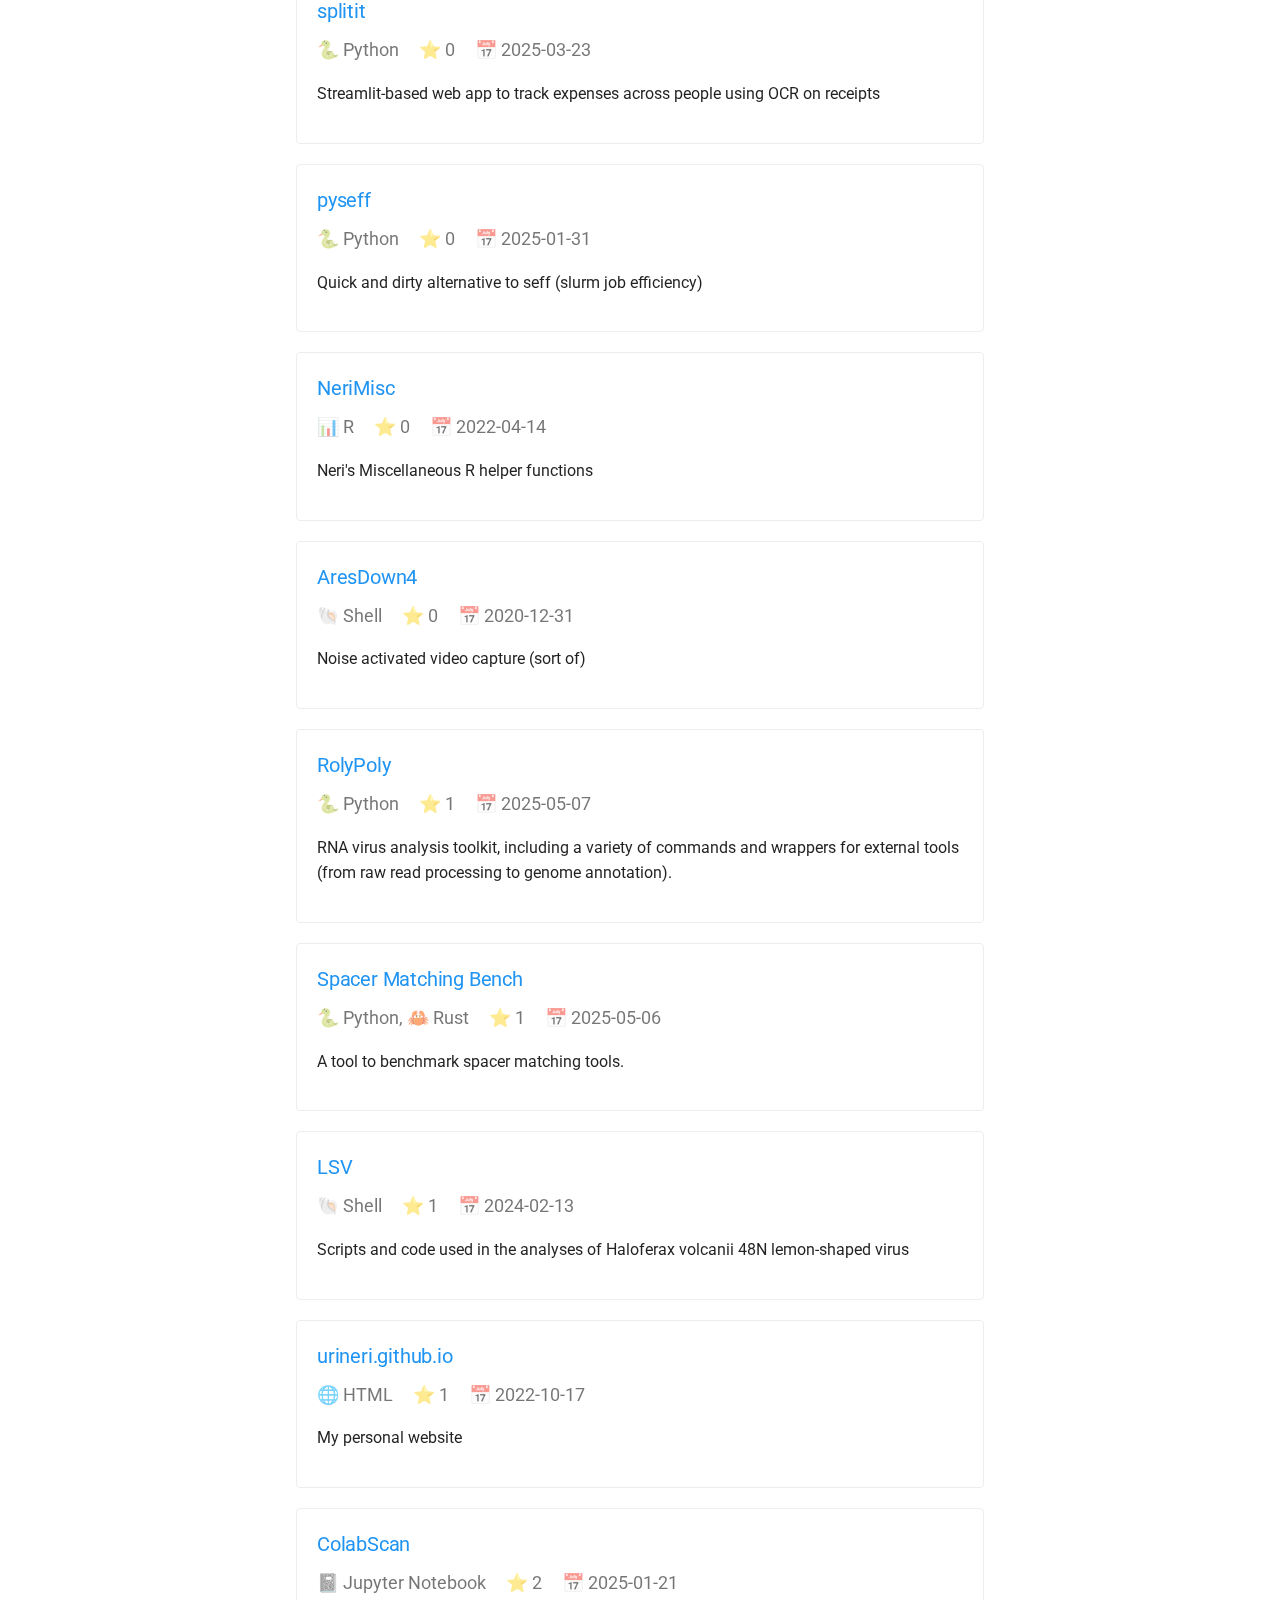
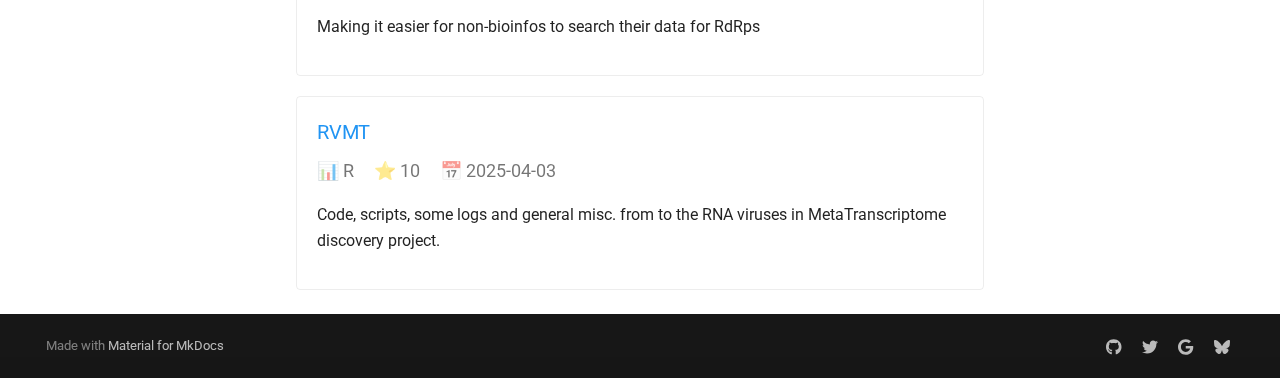
<file: site/software/index.html>
<!doctype html>
<html lang="en" class="no-js">
  <head>
    
      <meta charset="utf-8">
      <meta name="viewport" content="width=device-width,initial-scale=1">
      
        <meta name="description" content="Personal academic website of Uri Neri">
      
      
        <meta name="author" content="Uri Neri">
      
      
        <link rel="canonical" href="https://urineri.github.io/software/">
      
      
        <link rel="prev" href="../publications/">
      
      
        <link rel="next" href="../blog/">
      
      
      <link rel="icon" href="../assets/favicon.png">
      <meta name="generator" content="mkdocs-1.6.1, mkdocs-material-9.6.12">
    
    
      
        <title>Software - Uri Neri</title>
      
    
    
      <link rel="stylesheet" href="../assets/stylesheets/main.2afb09e1.min.css">
      
        
        <link rel="stylesheet" href="../assets/stylesheets/palette.06af60db.min.css">
      
      


    
    
      
    
    
      
        
        
        <link rel="preconnect" href="https://fonts.gstatic.com" crossorigin>
        <link rel="stylesheet" href="https://fonts.googleapis.com/css?family=Roboto:300,300i,400,400i,700,700i%7CRoboto+Mono:400,400i,700,700i&display=fallback">
        <style>:root{--md-text-font:"Roboto";--md-code-font:"Roboto Mono"}</style>
      
    
    
      <link rel="stylesheet" href="../stylesheets/extra.css">
    
    <script>__md_scope=new URL("..",location),__md_hash=e=>[...e].reduce(((e,_)=>(e<<5)-e+_.charCodeAt(0)),0),__md_get=(e,_=localStorage,t=__md_scope)=>JSON.parse(_.getItem(t.pathname+"."+e)),__md_set=(e,_,t=localStorage,a=__md_scope)=>{try{t.setItem(a.pathname+"."+e,JSON.stringify(_))}catch(e){}}</script>
    
      

    
    
    
  </head>
  
  
    
    
      
    
    
    
    
    <body dir="ltr" data-md-color-scheme="default" data-md-color-primary="blue" data-md-color-accent="light-blue">
  
    
    <input class="md-toggle" data-md-toggle="drawer" type="checkbox" id="__drawer" autocomplete="off">
    <input class="md-toggle" data-md-toggle="search" type="checkbox" id="__search" autocomplete="off">
    <label class="md-overlay" for="__drawer"></label>
    <div data-md-component="skip">
      
        
        <a href="#software" class="md-skip">
          Skip to content
        </a>
      
    </div>
    <div data-md-component="announce">
      
    </div>
    
    
      

  

<header class="md-header md-header--shadow md-header--lifted" data-md-component="header">
  <nav class="md-header__inner md-grid" aria-label="Header">
    <a href=".." title="Uri Neri" class="md-header__button md-logo" aria-label="Uri Neri" data-md-component="logo">
      
  
  <svg xmlns="http://www.w3.org/2000/svg" viewBox="0 0 24 24"><path d="M9.46 6.28 11.05 9c-2.58.26-4.55 2.41-4.55 5a5 5 0 0 0 5 5c2.05 0 3.81-1.23 4.58-3H13.5v-2h8v2h-2.25a8.05 8.05 0 0 1-2.46 4h2.71v2h-16v-2h2.71a8 8 0 0 1-2.71-6c0-3.63 2.46-6.8 5.96-7.72m3.28-4.21.76 1.3.86-.5 3.5 6.06-3.47 2-3.5-6.06.87-.5-.76-1.3z"/></svg>

    </a>
    <label class="md-header__button md-icon" for="__drawer">
      
      <svg xmlns="http://www.w3.org/2000/svg" viewBox="0 0 24 24"><path d="M3 6h18v2H3zm0 5h18v2H3zm0 5h18v2H3z"/></svg>
    </label>
    <div class="md-header__title" data-md-component="header-title">
      <div class="md-header__ellipsis">
        <div class="md-header__topic">
          <span class="md-ellipsis">
            Uri Neri
          </span>
        </div>
        <div class="md-header__topic" data-md-component="header-topic">
          <span class="md-ellipsis">
            
              Software
            
          </span>
        </div>
      </div>
    </div>
    
      
        <form class="md-header__option" data-md-component="palette">
  
    
    
    
    <input class="md-option" data-md-color-media="" data-md-color-scheme="default" data-md-color-primary="blue" data-md-color-accent="light-blue"  aria-label="Switch to dark mode"  type="radio" name="__palette" id="__palette_0">
    
      <label class="md-header__button md-icon" title="Switch to dark mode" for="__palette_1" hidden>
        <svg xmlns="http://www.w3.org/2000/svg" viewBox="0 0 24 24"><path d="M12 8a4 4 0 0 0-4 4 4 4 0 0 0 4 4 4 4 0 0 0 4-4 4 4 0 0 0-4-4m0 10a6 6 0 0 1-6-6 6 6 0 0 1 6-6 6 6 0 0 1 6 6 6 6 0 0 1-6 6m8-9.31V4h-4.69L12 .69 8.69 4H4v4.69L.69 12 4 15.31V20h4.69L12 23.31 15.31 20H20v-4.69L23.31 12z"/></svg>
      </label>
    
  
    
    
    
    <input class="md-option" data-md-color-media="" data-md-color-scheme="slate" data-md-color-primary="blue" data-md-color-accent="light-blue"  aria-label="Switch to light mode"  type="radio" name="__palette" id="__palette_1">
    
      <label class="md-header__button md-icon" title="Switch to light mode" for="__palette_0" hidden>
        <svg xmlns="http://www.w3.org/2000/svg" viewBox="0 0 24 24"><path d="M12 18c-.89 0-1.74-.2-2.5-.55C11.56 16.5 13 14.42 13 12s-1.44-4.5-3.5-5.45C10.26 6.2 11.11 6 12 6a6 6 0 0 1 6 6 6 6 0 0 1-6 6m8-9.31V4h-4.69L12 .69 8.69 4H4v4.69L.69 12 4 15.31V20h4.69L12 23.31 15.31 20H20v-4.69L23.31 12z"/></svg>
      </label>
    
  
</form>
      
    
    
      <script>var palette=__md_get("__palette");if(palette&&palette.color){if("(prefers-color-scheme)"===palette.color.media){var media=matchMedia("(prefers-color-scheme: light)"),input=document.querySelector(media.matches?"[data-md-color-media='(prefers-color-scheme: light)']":"[data-md-color-media='(prefers-color-scheme: dark)']");palette.color.media=input.getAttribute("data-md-color-media"),palette.color.scheme=input.getAttribute("data-md-color-scheme"),palette.color.primary=input.getAttribute("data-md-color-primary"),palette.color.accent=input.getAttribute("data-md-color-accent")}for(var[key,value]of Object.entries(palette.color))document.body.setAttribute("data-md-color-"+key,value)}</script>
    
    
    
      
      
        <label class="md-header__button md-icon" for="__search">
          
          <svg xmlns="http://www.w3.org/2000/svg" viewBox="0 0 24 24"><path d="M9.5 3A6.5 6.5 0 0 1 16 9.5c0 1.61-.59 3.09-1.56 4.23l.27.27h.79l5 5-1.5 1.5-5-5v-.79l-.27-.27A6.52 6.52 0 0 1 9.5 16 6.5 6.5 0 0 1 3 9.5 6.5 6.5 0 0 1 9.5 3m0 2C7 5 5 7 5 9.5S7 14 9.5 14 14 12 14 9.5 12 5 9.5 5"/></svg>
        </label>
        <div class="md-search" data-md-component="search" role="dialog">
  <label class="md-search__overlay" for="__search"></label>
  <div class="md-search__inner" role="search">
    <form class="md-search__form" name="search">
      <input type="text" class="md-search__input" name="query" aria-label="Search" placeholder="Search" autocapitalize="off" autocorrect="off" autocomplete="off" spellcheck="false" data-md-component="search-query" required>
      <label class="md-search__icon md-icon" for="__search">
        
        <svg xmlns="http://www.w3.org/2000/svg" viewBox="0 0 24 24"><path d="M9.5 3A6.5 6.5 0 0 1 16 9.5c0 1.61-.59 3.09-1.56 4.23l.27.27h.79l5 5-1.5 1.5-5-5v-.79l-.27-.27A6.52 6.52 0 0 1 9.5 16 6.5 6.5 0 0 1 3 9.5 6.5 6.5 0 0 1 9.5 3m0 2C7 5 5 7 5 9.5S7 14 9.5 14 14 12 14 9.5 12 5 9.5 5"/></svg>
        
        <svg xmlns="http://www.w3.org/2000/svg" viewBox="0 0 24 24"><path d="M20 11v2H8l5.5 5.5-1.42 1.42L4.16 12l7.92-7.92L13.5 5.5 8 11z"/></svg>
      </label>
      <nav class="md-search__options" aria-label="Search">
        
        <button type="reset" class="md-search__icon md-icon" title="Clear" aria-label="Clear" tabindex="-1">
          
          <svg xmlns="http://www.w3.org/2000/svg" viewBox="0 0 24 24"><path d="M19 6.41 17.59 5 12 10.59 6.41 5 5 6.41 10.59 12 5 17.59 6.41 19 12 13.41 17.59 19 19 17.59 13.41 12z"/></svg>
        </button>
      </nav>
      
    </form>
    <div class="md-search__output">
      <div class="md-search__scrollwrap" tabindex="0" data-md-scrollfix>
        <div class="md-search-result" data-md-component="search-result">
          <div class="md-search-result__meta">
            Initializing search
          </div>
          <ol class="md-search-result__list" role="presentation"></ol>
        </div>
      </div>
    </div>
  </div>
</div>
      
    
    
  </nav>
  
    
      
<nav class="md-tabs" aria-label="Tabs" data-md-component="tabs">
  <div class="md-grid">
    <ul class="md-tabs__list">
      
        
  
  
  
  
    <li class="md-tabs__item">
      <a href=".." class="md-tabs__link">
        
  
  
    
  
  About

      </a>
    </li>
  

      
        
  
  
  
  
    <li class="md-tabs__item">
      <a href="../publications/" class="md-tabs__link">
        
  
  
    
  
  Publications

      </a>
    </li>
  

      
        
  
  
  
    
  
  
    <li class="md-tabs__item md-tabs__item--active">
      <a href="./" class="md-tabs__link">
        
  
  
    
  
  Software

      </a>
    </li>
  

      
        
  
  
  
  
    <li class="md-tabs__item">
      <a href="../blog/" class="md-tabs__link">
        
  
  
    
  
  Blog

      </a>
    </li>
  

      
    </ul>
  </div>
</nav>
    
  
</header>
    
    <div class="md-container" data-md-component="container">
      
      
        
      
      <main class="md-main" data-md-component="main">
        <div class="md-main__inner md-grid">
          
            
              
              <div class="md-sidebar md-sidebar--primary" data-md-component="sidebar" data-md-type="navigation" >
                <div class="md-sidebar__scrollwrap">
                  <div class="md-sidebar__inner">
                    


  


<nav class="md-nav md-nav--primary md-nav--lifted" aria-label="Navigation" data-md-level="0">
  <label class="md-nav__title" for="__drawer">
    <a href=".." title="Uri Neri" class="md-nav__button md-logo" aria-label="Uri Neri" data-md-component="logo">
      
  
  <svg xmlns="http://www.w3.org/2000/svg" viewBox="0 0 24 24"><path d="M9.46 6.28 11.05 9c-2.58.26-4.55 2.41-4.55 5a5 5 0 0 0 5 5c2.05 0 3.81-1.23 4.58-3H13.5v-2h8v2h-2.25a8.05 8.05 0 0 1-2.46 4h2.71v2h-16v-2h2.71a8 8 0 0 1-2.71-6c0-3.63 2.46-6.8 5.96-7.72m3.28-4.21.76 1.3.86-.5 3.5 6.06-3.47 2-3.5-6.06.87-.5-.76-1.3z"/></svg>

    </a>
    Uri Neri
  </label>
  
  <ul class="md-nav__list" data-md-scrollfix>
    
      
      
  
  
  
  
    <li class="md-nav__item">
      <a href=".." class="md-nav__link">
        
  
  
  <span class="md-ellipsis">
    About
    
  </span>
  

      </a>
    </li>
  

    
      
      
  
  
  
  
    <li class="md-nav__item">
      <a href="../publications/" class="md-nav__link">
        
  
  
  <span class="md-ellipsis">
    Publications
    
  </span>
  

      </a>
    </li>
  

    
      
      
  
  
    
  
  
  
    <li class="md-nav__item md-nav__item--active">
      
      <input class="md-nav__toggle md-toggle" type="checkbox" id="__toc">
      
      
        
      
      
      <a href="./" class="md-nav__link md-nav__link--active">
        
  
  
  <span class="md-ellipsis">
    Software
    
  </span>
  

      </a>
      
    </li>
  

    
      
      
  
  
  
    
  
  
    <li class="md-nav__item">
      <a href="../blog/" class="md-nav__link">
        
  
  
  <span class="md-ellipsis">
    Blog
    
  </span>
  

      </a>
    </li>
  

    
  </ul>
</nav>
                  </div>
                </div>
              </div>
            
            
              
              <div class="md-sidebar md-sidebar--secondary" data-md-component="sidebar" data-md-type="toc" >
                <div class="md-sidebar__scrollwrap">
                  <div class="md-sidebar__inner">
                    

<nav class="md-nav md-nav--secondary" aria-label="Table of contents">
  
  
  
    
  
  
</nav>
                  </div>
                </div>
              </div>
            
          
          
            <div class="md-content" data-md-component="content">
              <article class="md-content__inner md-typeset">
                
                  



<h1 id="software">Software</h1>
<div class="sort-buttons">
    <button class="sort-button active" data-sort="stars">Sort by Stars</button>
    <button class="sort-button" data-sort="date">Sort by Date</button>
    <button class="sort-button" data-sort="language">Sort by Language</button>
</div>

<div id="repo-container">


<div class="repo-card" data-stars="0" data-language="Shell" data-date="2025-05-07T01:55:23Z">
    <h3><a href="https://github.com/UriNeri/Gen2Mat">Gen2Mat</a></h3>
    <div class="repo-meta">
        <span>🐚 Shell</span>
        <span>⭐ 0</span>
        <span>📅 2025-05-07</span>
    </div>
    <p>Gene sharing matrix using cd-hit</p>
</div>


<div class="repo-card" data-stars="0" data-language="Python" data-date="2025-05-07T01:53:23Z">
    <h3><a href="https://github.com/UriNeri/import_mover">import_mover</a></h3>
    <div class="repo-meta">
        <span>🐍 Python</span>
        <span>⭐ 0</span>
        <span>📅 2025-05-07</span>
    </div>
    <p>"Refactoring" tool that moves Python imports into the functions where they are used.</p>
</div>


<div class="repo-card" data-stars="0" data-language="Python" data-date="2025-05-07T01:53:00Z">
    <h3><a href="https://github.com/UriNeri/bbmapy">bbmapy</a></h3>
    <div class="repo-meta">
        <span>🐍 Python</span>
        <span>⭐ 0</span>
        <span>📅 2025-05-07</span>
    </div>
    <p>A Python wrapper for BBTools</p>
</div>


<div class="repo-card" data-stars="0" data-language="JavaScript" data-date="2025-04-30T18:13:57Z">
    <h3><a href="https://github.com/UriNeri/doi2bib">doi2bib</a></h3>
    <div class="repo-meta">
        <span>☕ JavaScript</span>
        <span>⭐ 0</span>
        <span>📅 2025-04-30</span>
    </div>
    <p>vibe coded chrome extension</p>
</div>


<div class="repo-card" data-stars="0" data-language="Python" data-date="2025-04-10T18:00:42Z">
    <h3><a href="https://github.com/UriNeri/bookmark-organizer">bookmark-organizer</a></h3>
    <div class="repo-meta">
        <span>🐍 Python</span>
        <span>⭐ 0</span>
        <span>📅 2025-04-10</span>
    </div>
    <p>Coding exercise to increase  productivity</p>
</div>


<div class="repo-card" data-stars="0" data-language="Python" data-date="2025-04-02T22:05:25Z">
    <h3><a href="https://github.com/UriNeri/misc">misc</a></h3>
    <div class="repo-meta">
        <span>🐍 Python</span>
        <span>⭐ 0</span>
        <span>📅 2025-04-02</span>
    </div>
    <p>Alias file and random scripts</p>
</div>


<div class="repo-card" data-stars="0" data-language="Python" data-date="2025-04-02T01:22:38Z">
    <h3><a href="https://github.com/UriNeri/whattodo">whattodo</a></h3>
    <div class="repo-meta">
        <span>🐍 Python</span>
        <span>⭐ 0</span>
        <span>📅 2025-04-02</span>
    </div>
    <p>Locate all TODOs from a given directory</p>
</div>


<div class="repo-card" data-stars="0" data-language="Python" data-date="2025-03-23T22:06:52Z">
    <h3><a href="https://github.com/UriNeri/splitit">splitit</a></h3>
    <div class="repo-meta">
        <span>🐍 Python</span>
        <span>⭐ 0</span>
        <span>📅 2025-03-23</span>
    </div>
    <p>Streamlit-based web app to track expenses across people using OCR on receipts</p>
</div>


<div class="repo-card" data-stars="0" data-language="Python" data-date="2025-01-31T18:54:02Z">
    <h3><a href="https://github.com/UriNeri/pyseff">pyseff</a></h3>
    <div class="repo-meta">
        <span>🐍 Python</span>
        <span>⭐ 0</span>
        <span>📅 2025-01-31</span>
    </div>
    <p>Quick and dirty alternative to seff (slurm job efficiency)</p>
</div>


<div class="repo-card" data-stars="0" data-language="R" data-date="2022-04-14T05:21:42Z">
    <h3><a href="https://github.com/UriNeri/NeriMisc">NeriMisc</a></h3>
    <div class="repo-meta">
        <span>📊 R</span>
        <span>⭐ 0</span>
        <span>📅 2022-04-14</span>
    </div>
    <p>Neri's Miscellaneous R helper functions</p>
</div>


<div class="repo-card" data-stars="0" data-language="Shell" data-date="2020-12-31T09:54:31Z">
    <h3><a href="https://github.com/UriNeri/AresDown4">AresDown4</a></h3>
    <div class="repo-meta">
        <span>🐚 Shell</span>
        <span>⭐ 0</span>
        <span>📅 2020-12-31</span>
    </div>
    <p>Noise activated video capture (sort of)</p>
</div>


<div class="repo-card" data-stars="1" data-language="Python" data-date="2025-05-07T00:50:57.670Z">
    <h3><a href="https://code.jgi.doe.gov/rolypoly/rolypoly">RolyPoly</a></h3>
    <div class="repo-meta">
        <span>🐍 Python </span>
        <span>⭐ 1</span>
        <span>📅 2025-05-07</span>
    </div>
    <p>RNA virus analysis toolkit, including a variety of commands and wrappers for external tools (from raw read processing to genome annotation).</p>
</div>


<div class="repo-card" data-stars="1" data-language="Python" data-date="2025-05-06T21:08:11.275Z">
    <h3><a href="https://code.jgi.doe.gov/spacersdb/spacer_matching_bench">Spacer Matching Bench</a></h3>
    <div class="repo-meta">
        <span>🐍 Python, 🦀 Rust</span>
        <span>⭐ 1</span>
        <span>📅 2025-05-06</span>
    </div>
    <p>A tool to benchmark spacer matching tools.</p>
</div>


<div class="repo-card" data-stars="1" data-language="Shell" data-date="2024-02-13T18:46:05Z">
    <h3><a href="https://github.com/UriNeri/LSV">LSV</a></h3>
    <div class="repo-meta">
        <span>🐚 Shell</span>
        <span>⭐ 1</span>
        <span>📅 2024-02-13</span>
    </div>
    <p>Scripts and code used in the analyses of Haloferax volcanii 48N lemon-shaped virus</p>
</div>


<div class="repo-card" data-stars="1" data-language="HTML" data-date="2022-10-17T12:53:21Z">
    <h3><a href="https://github.com/UriNeri/urineri.github.io">urineri.github.io</a></h3>
    <div class="repo-meta">
        <span>🌐 HTML</span>
        <span>⭐ 1</span>
        <span>📅 2022-10-17</span>
    </div>
    <p>My personal website</p>
</div>


<div class="repo-card" data-stars="2" data-language="Jupyter Notebook" data-date="2025-01-21T20:48:40Z">
    <h3><a href="https://github.com/UriNeri/ColabScan">ColabScan</a></h3>
    <div class="repo-meta">
        <span>📓 Jupyter Notebook</span>
        <span>⭐ 2</span>
        <span>📅 2025-01-21</span>
    </div>
    <p>Making it easier for non-bioinfos to search their data for RdRps</p>
</div>


<div class="repo-card" data-stars="10" data-language="R" data-date="2025-04-03T17:18:13Z">
    <h3><a href="https://github.com/UriNeri/RVMT">RVMT</a></h3>
    <div class="repo-meta">
        <span>📊 R</span>
        <span>⭐ 10</span>
        <span>📅 2025-04-03</span>
    </div>
    <p>Code, scripts, some logs and general misc. from to the RNA viruses in MetaTranscriptome discovery project.</p>
</div>

</div>












                
              </article>
            </div>
          
          
<script>var target=document.getElementById(location.hash.slice(1));target&&target.name&&(target.checked=target.name.startsWith("__tabbed_"))</script>
        </div>
        
          <button type="button" class="md-top md-icon" data-md-component="top" hidden>
  
  <svg xmlns="http://www.w3.org/2000/svg" viewBox="0 0 24 24"><path d="M13 20h-2V8l-5.5 5.5-1.42-1.42L12 4.16l7.92 7.92-1.42 1.42L13 8z"/></svg>
  Back to top
</button>
        
      </main>
      
        <footer class="md-footer">
  
  <div class="md-footer-meta md-typeset">
    <div class="md-footer-meta__inner md-grid">
      <div class="md-copyright">
  
  
    Made with
    <a href="https://squidfunk.github.io/mkdocs-material/" target="_blank" rel="noopener">
      Material for MkDocs
    </a>
  
</div>
      
        <div class="md-social">
  
    
    
    
    
    <a href="https://github.com/urineri" target="_blank" rel="noopener" title="Uri Neri on GitHub" class="md-social__link">
      <svg xmlns="http://www.w3.org/2000/svg" viewBox="0 0 496 512"><!--! Font Awesome Free 6.7.2 by @fontawesome - https://fontawesome.com License - https://fontawesome.com/license/free (Icons: CC BY 4.0, Fonts: SIL OFL 1.1, Code: MIT License) Copyright 2024 Fonticons, Inc.--><path d="M165.9 397.4c0 2-2.3 3.6-5.2 3.6-3.3.3-5.6-1.3-5.6-3.6 0-2 2.3-3.6 5.2-3.6 3-.3 5.6 1.3 5.6 3.6m-31.1-4.5c-.7 2 1.3 4.3 4.3 4.9 2.6 1 5.6 0 6.2-2s-1.3-4.3-4.3-5.2c-2.6-.7-5.5.3-6.2 2.3m44.2-1.7c-2.9.7-4.9 2.6-4.6 4.9.3 2 2.9 3.3 5.9 2.6 2.9-.7 4.9-2.6 4.6-4.6-.3-1.9-3-3.2-5.9-2.9M244.8 8C106.1 8 0 113.3 0 252c0 110.9 69.8 205.8 169.5 239.2 12.8 2.3 17.3-5.6 17.3-12.1 0-6.2-.3-40.4-.3-61.4 0 0-70 15-84.7-29.8 0 0-11.4-29.1-27.8-36.6 0 0-22.9-15.7 1.6-15.4 0 0 24.9 2 38.6 25.8 21.9 38.6 58.6 27.5 72.9 20.9 2.3-16 8.8-27.1 16-33.7-55.9-6.2-112.3-14.3-112.3-110.5 0-27.5 7.6-41.3 23.6-58.9-2.6-6.5-11.1-33.3 2.6-67.9 20.9-6.5 69 27 69 27 20-5.6 41.5-8.5 62.8-8.5s42.8 2.9 62.8 8.5c0 0 48.1-33.6 69-27 13.7 34.7 5.2 61.4 2.6 67.9 16 17.7 25.8 31.5 25.8 58.9 0 96.5-58.9 104.2-114.8 110.5 9.2 7.9 17 22.9 17 46.4 0 33.7-.3 75.4-.3 83.6 0 6.5 4.6 14.4 17.3 12.1C428.2 457.8 496 362.9 496 252 496 113.3 383.5 8 244.8 8M97.2 352.9c-1.3 1-1 3.3.7 5.2 1.6 1.6 3.9 2.3 5.2 1 1.3-1 1-3.3-.7-5.2-1.6-1.6-3.9-2.3-5.2-1m-10.8-8.1c-.7 1.3.3 2.9 2.3 3.9 1.6 1 3.6.7 4.3-.7.7-1.3-.3-2.9-2.3-3.9-2-.6-3.6-.3-4.3.7m32.4 35.6c-1.6 1.3-1 4.3 1.3 6.2 2.3 2.3 5.2 2.6 6.5 1 1.3-1.3.7-4.3-1.3-6.2-2.2-2.3-5.2-2.6-6.5-1m-11.4-14.7c-1.6 1-1.6 3.6 0 5.9s4.3 3.3 5.6 2.3c1.6-1.3 1.6-3.9 0-6.2-1.4-2.3-4-3.3-5.6-2"/></svg>
    </a>
  
    
    
    
    
    <a href="https://x.com/UriNeri2" target="_blank" rel="noopener" title="Uri Neri on Twitter" class="md-social__link">
      <svg xmlns="http://www.w3.org/2000/svg" viewBox="0 0 512 512"><!--! Font Awesome Free 6.7.2 by @fontawesome - https://fontawesome.com License - https://fontawesome.com/license/free (Icons: CC BY 4.0, Fonts: SIL OFL 1.1, Code: MIT License) Copyright 2024 Fonticons, Inc.--><path d="M459.37 151.716c.325 4.548.325 9.097.325 13.645 0 138.72-105.583 298.558-298.558 298.558-59.452 0-114.68-17.219-161.137-47.106 8.447.974 16.568 1.299 25.34 1.299 49.055 0 94.213-16.568 130.274-44.832-46.132-.975-84.792-31.188-98.112-72.772 6.498.974 12.995 1.624 19.818 1.624 9.421 0 18.843-1.3 27.614-3.573-48.081-9.747-84.143-51.98-84.143-102.985v-1.299c13.969 7.797 30.214 12.67 47.431 13.319-28.264-18.843-46.781-51.005-46.781-87.391 0-19.492 5.197-37.36 14.294-52.954 51.655 63.675 129.3 105.258 216.365 109.807-1.624-7.797-2.599-15.918-2.599-24.04 0-57.828 46.782-104.934 104.934-104.934 30.213 0 57.502 12.67 76.67 33.137 23.715-4.548 46.456-13.32 66.599-25.34-7.798 24.366-24.366 44.833-46.132 57.827 21.117-2.273 41.584-8.122 60.426-16.243-14.292 20.791-32.161 39.308-52.628 54.253"/></svg>
    </a>
  
    
    
    
    
    <a href="https://scholar.google.com/citations?user=VComRgYAAAAJ" target="_blank" rel="noopener" title="Uri Neri on Google Scholar" class="md-social__link">
      <svg xmlns="http://www.w3.org/2000/svg" viewBox="0 0 488 512"><!--! Font Awesome Free 6.7.2 by @fontawesome - https://fontawesome.com License - https://fontawesome.com/license/free (Icons: CC BY 4.0, Fonts: SIL OFL 1.1, Code: MIT License) Copyright 2024 Fonticons, Inc.--><path d="M488 261.8C488 403.3 391.1 504 248 504 110.8 504 0 393.2 0 256S110.8 8 248 8c66.8 0 123 24.5 166.3 64.9l-67.5 64.9C258.5 52.6 94.3 116.6 94.3 256c0 86.5 69.1 156.6 153.7 156.6 98.2 0 135-70.4 140.8-106.9H248v-85.3h236.1c2.3 12.7 3.9 24.9 3.9 41.4"/></svg>
    </a>
  
    
    
    
    
    <a href="https://bsky.app/profile/urineri.bsky.social" target="_blank" rel="noopener" title="Uri Neri on Bluesky" class="md-social__link">
      <svg xmlns="http://www.w3.org/2000/svg" viewBox="0 0 24 24"><path d="M12 10.8c-1.087-2.114-4.046-6.053-6.798-7.995C2.566.944 1.561 1.266.902 1.565.139 1.908 0 3.08 0 3.768c0 .69.378 5.65.624 6.479.815 2.736 3.713 3.66 6.383 3.364q.204-.03.415-.056-.207.033-.415.056c-3.912.58-7.387 2.005-2.83 7.078 5.013 5.19 6.87-1.113 7.823-4.308.953 3.195 2.05 9.271 7.733 4.308 4.267-4.308 1.172-6.498-2.74-7.078a9 9 0 0 1-.415-.056q.21.026.415.056c2.67.297 5.568-.628 6.383-3.364.246-.828.624-5.79.624-6.478 0-.69-.139-1.861-.902-2.206-.659-.298-1.664-.62-4.3 1.24C16.046 4.748 13.087 8.687 12 10.8"/></svg>
    </a>
  
</div>
      
    </div>
  </div>
</footer>
      
    </div>
    <div class="md-dialog" data-md-component="dialog">
      <div class="md-dialog__inner md-typeset"></div>
    </div>
    
    
    
      
      <script id="__config" type="application/json">{"base": "..", "features": ["navigation.instant", "navigation.tracking", "navigation.tabs", "navigation.tabs.sticky", "navigation.sections", "navigation.top", "header.autohide"], "search": "../assets/javascripts/workers/search.f8cc74c7.min.js", "tags": null, "translations": {"clipboard.copied": "Copied to clipboard", "clipboard.copy": "Copy to clipboard", "search.result.more.one": "1 more on this page", "search.result.more.other": "# more on this page", "search.result.none": "No matching documents", "search.result.one": "1 matching document", "search.result.other": "# matching documents", "search.result.placeholder": "Type to start searching", "search.result.term.missing": "Missing", "select.version": "Select version"}, "version": null}</script>
    
    
      <script src="../assets/javascripts/bundle.c8b220af.min.js"></script>
      
        <script src="../javascripts/software.js"></script>
      
    
  </body>
</html>
</file>
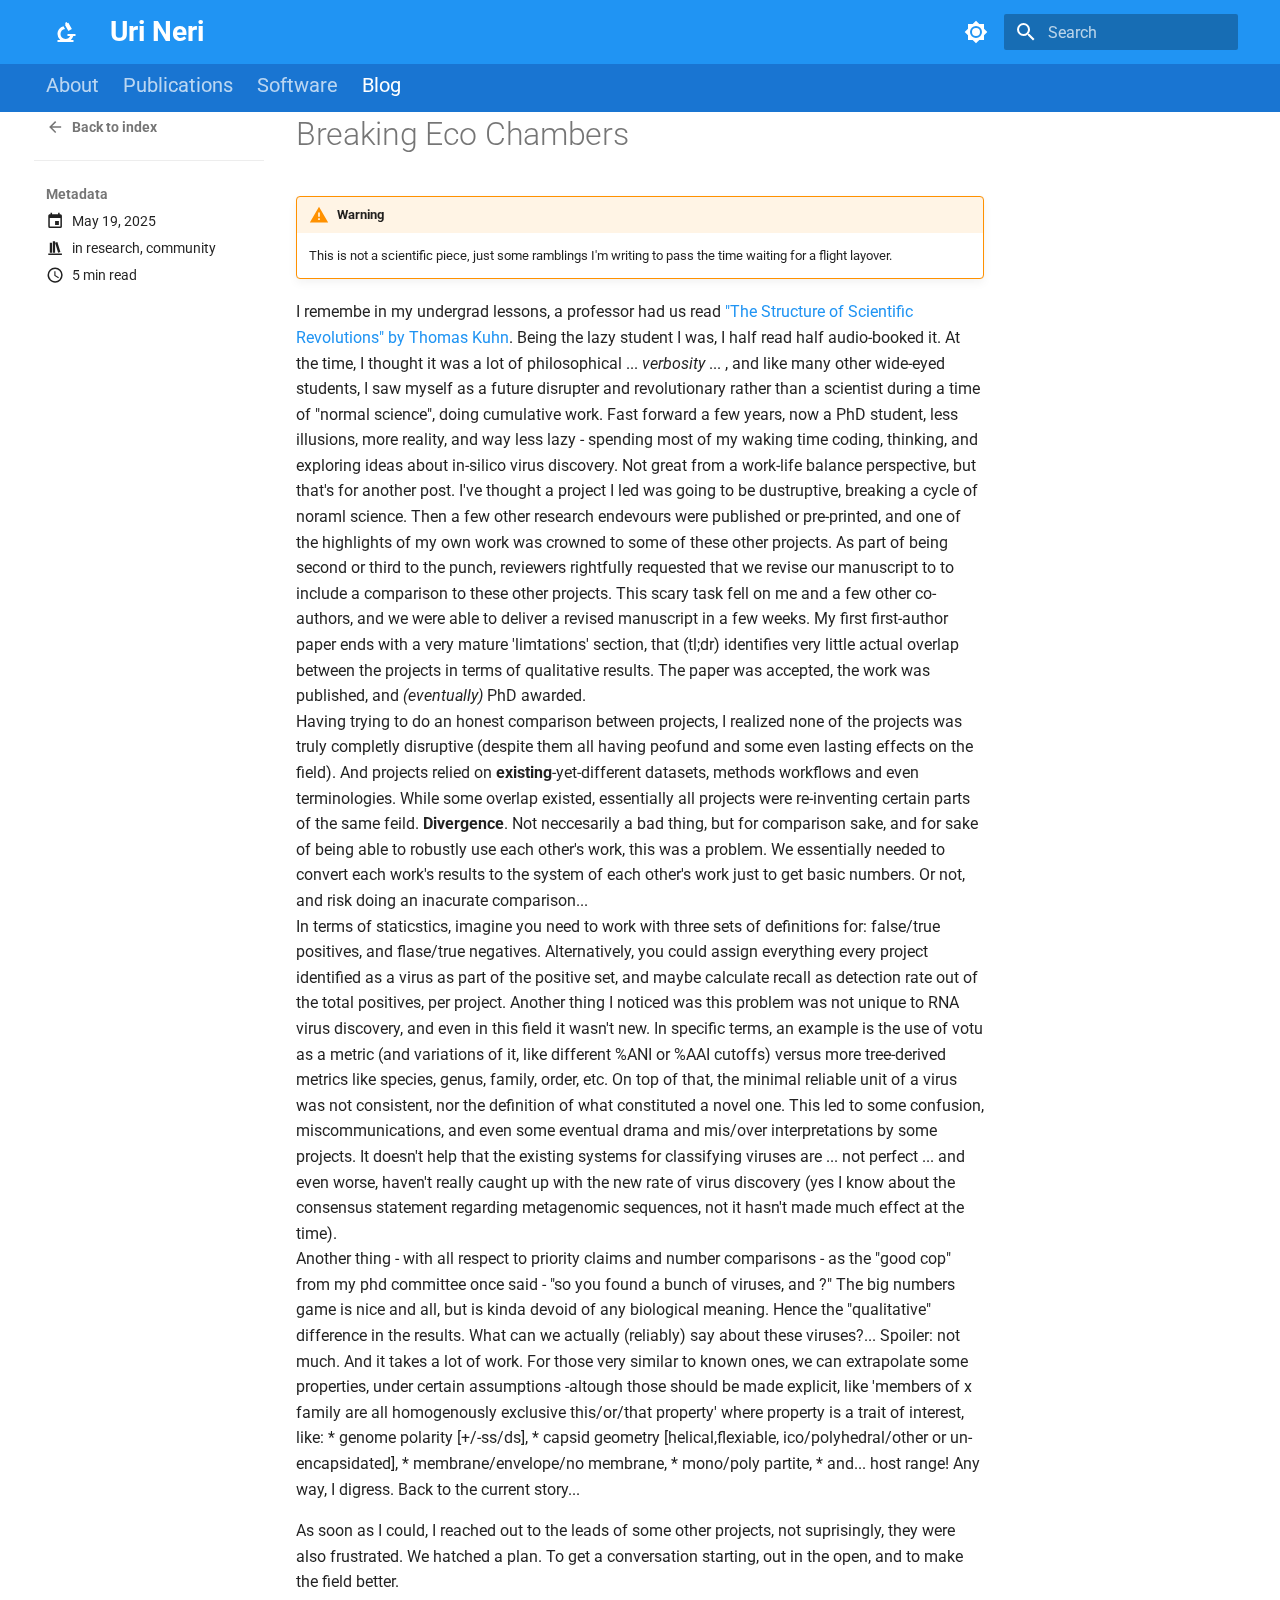
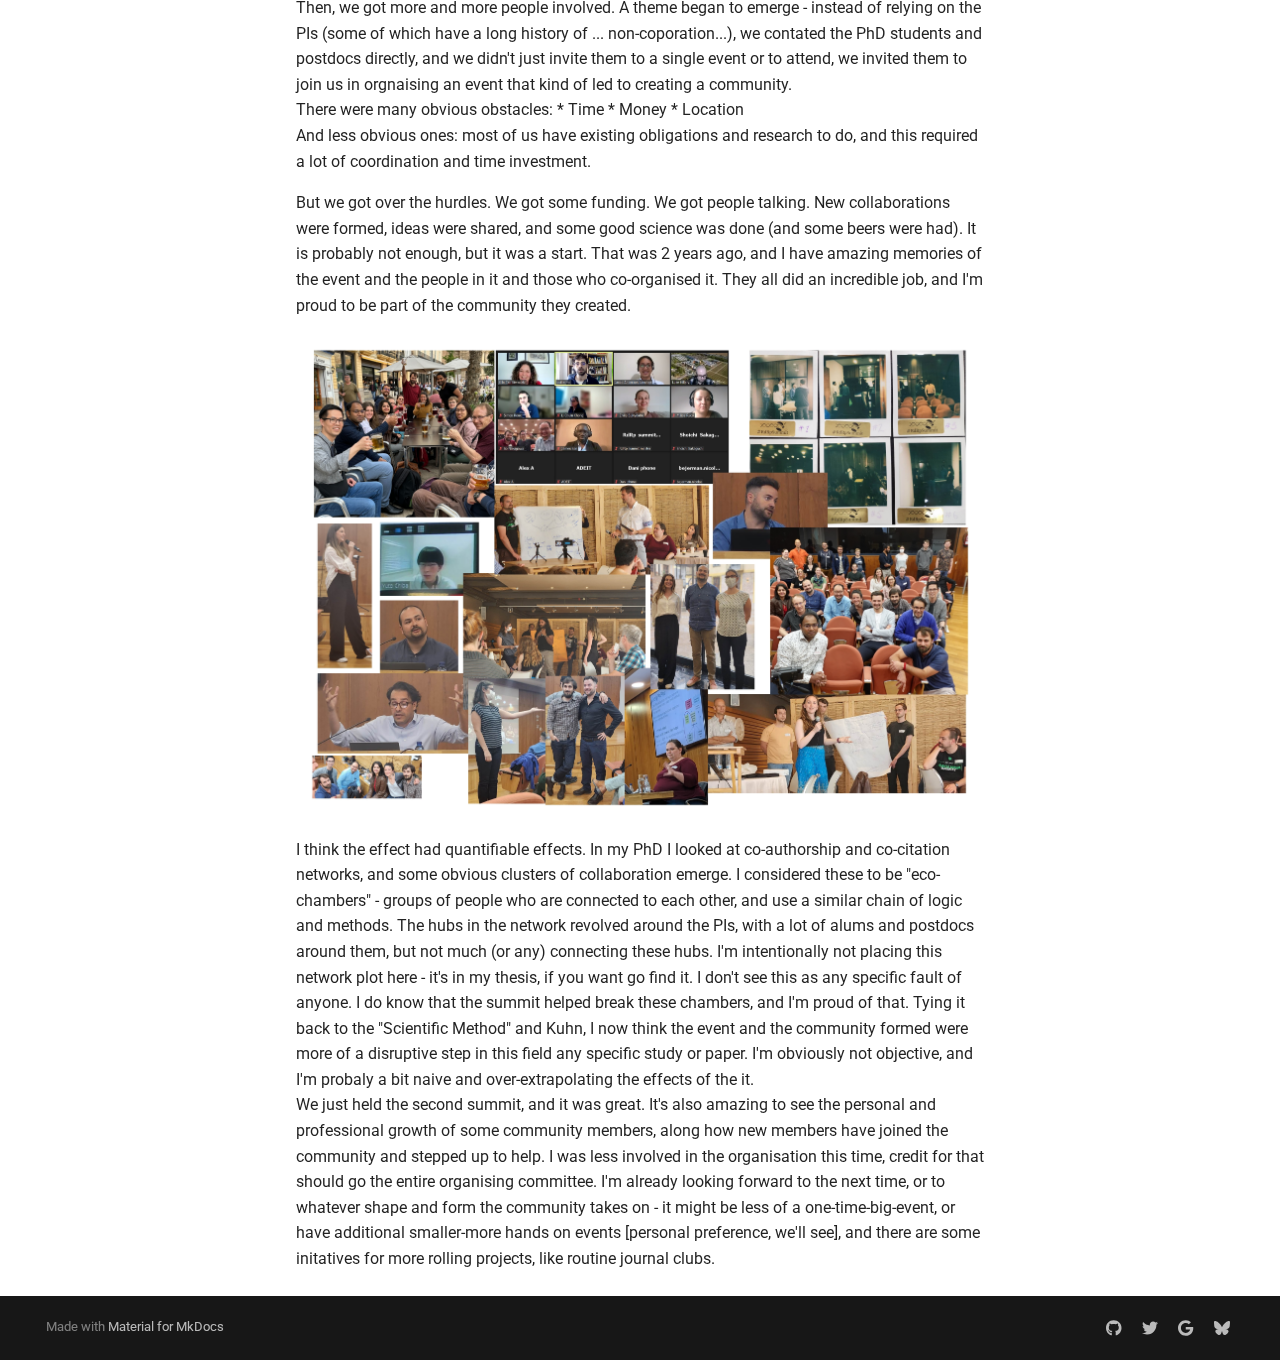
<file: site/blog/breaking-eco-chambers/index.html>
<!doctype html>
<html lang="en" class="no-js">
  <head>
    
      <meta charset="utf-8">
      <meta name="viewport" content="width=device-width,initial-scale=1">
      
        <meta name="description" content="Personal academic website of Uri Neri">
      
      
        <meta name="author" content="Uri Neri">
      
      
        <link rel="canonical" href="https://urineri.github.io/blog/breaking-eco-chambers/">
      
      
      
      
      <link rel="icon" href="../../assets/favicon.png">
      <meta name="generator" content="mkdocs-1.6.1, mkdocs-material-9.6.12">
    
    
      
        <title>Breaking Eco Chambers - Uri Neri</title>
      
    
    
      <link rel="stylesheet" href="../../assets/stylesheets/main.2afb09e1.min.css">
      
        
        <link rel="stylesheet" href="../../assets/stylesheets/palette.06af60db.min.css">
      
      


    
    
      
    
    
      
        
        
        <link rel="preconnect" href="https://fonts.gstatic.com" crossorigin>
        <link rel="stylesheet" href="https://fonts.googleapis.com/css?family=Roboto:300,300i,400,400i,700,700i%7CRoboto+Mono:400,400i,700,700i&display=fallback">
        <style>:root{--md-text-font:"Roboto";--md-code-font:"Roboto Mono"}</style>
      
    
    
      <link rel="stylesheet" href="../../stylesheets/extra.css">
    
    <script>__md_scope=new URL("../..",location),__md_hash=e=>[...e].reduce(((e,_)=>(e<<5)-e+_.charCodeAt(0)),0),__md_get=(e,_=localStorage,t=__md_scope)=>JSON.parse(_.getItem(t.pathname+"."+e)),__md_set=(e,_,t=localStorage,a=__md_scope)=>{try{t.setItem(a.pathname+"."+e,JSON.stringify(_))}catch(e){}}</script>
    
      

    
    
    
  </head>
  
  
    
    
      
    
    
    
    
    <body dir="ltr" data-md-color-scheme="default" data-md-color-primary="blue" data-md-color-accent="light-blue">
  
    
    <input class="md-toggle" data-md-toggle="drawer" type="checkbox" id="__drawer" autocomplete="off">
    <input class="md-toggle" data-md-toggle="search" type="checkbox" id="__search" autocomplete="off">
    <label class="md-overlay" for="__drawer"></label>
    <div data-md-component="skip">
      
        
        <a href="#breaking-eco-chambers" class="md-skip">
          Skip to content
        </a>
      
    </div>
    <div data-md-component="announce">
      
    </div>
    
    
      

  

<header class="md-header md-header--shadow md-header--lifted" data-md-component="header">
  <nav class="md-header__inner md-grid" aria-label="Header">
    <a href="../.." title="Uri Neri" class="md-header__button md-logo" aria-label="Uri Neri" data-md-component="logo">
      
  
  <svg xmlns="http://www.w3.org/2000/svg" viewBox="0 0 24 24"><path d="M9.46 6.28 11.05 9c-2.58.26-4.55 2.41-4.55 5a5 5 0 0 0 5 5c2.05 0 3.81-1.23 4.58-3H13.5v-2h8v2h-2.25a8.05 8.05 0 0 1-2.46 4h2.71v2h-16v-2h2.71a8 8 0 0 1-2.71-6c0-3.63 2.46-6.8 5.96-7.72m3.28-4.21.76 1.3.86-.5 3.5 6.06-3.47 2-3.5-6.06.87-.5-.76-1.3z"/></svg>

    </a>
    <label class="md-header__button md-icon" for="__drawer">
      
      <svg xmlns="http://www.w3.org/2000/svg" viewBox="0 0 24 24"><path d="M3 6h18v2H3zm0 5h18v2H3zm0 5h18v2H3z"/></svg>
    </label>
    <div class="md-header__title" data-md-component="header-title">
      <div class="md-header__ellipsis">
        <div class="md-header__topic">
          <span class="md-ellipsis">
            Uri Neri
          </span>
        </div>
        <div class="md-header__topic" data-md-component="header-topic">
          <span class="md-ellipsis">
            
              Breaking Eco Chambers
            
          </span>
        </div>
      </div>
    </div>
    
      
        <form class="md-header__option" data-md-component="palette">
  
    
    
    
    <input class="md-option" data-md-color-media="" data-md-color-scheme="default" data-md-color-primary="blue" data-md-color-accent="light-blue"  aria-label="Switch to dark mode"  type="radio" name="__palette" id="__palette_0">
    
      <label class="md-header__button md-icon" title="Switch to dark mode" for="__palette_1" hidden>
        <svg xmlns="http://www.w3.org/2000/svg" viewBox="0 0 24 24"><path d="M12 8a4 4 0 0 0-4 4 4 4 0 0 0 4 4 4 4 0 0 0 4-4 4 4 0 0 0-4-4m0 10a6 6 0 0 1-6-6 6 6 0 0 1 6-6 6 6 0 0 1 6 6 6 6 0 0 1-6 6m8-9.31V4h-4.69L12 .69 8.69 4H4v4.69L.69 12 4 15.31V20h4.69L12 23.31 15.31 20H20v-4.69L23.31 12z"/></svg>
      </label>
    
  
    
    
    
    <input class="md-option" data-md-color-media="" data-md-color-scheme="slate" data-md-color-primary="blue" data-md-color-accent="light-blue"  aria-label="Switch to light mode"  type="radio" name="__palette" id="__palette_1">
    
      <label class="md-header__button md-icon" title="Switch to light mode" for="__palette_0" hidden>
        <svg xmlns="http://www.w3.org/2000/svg" viewBox="0 0 24 24"><path d="M12 18c-.89 0-1.74-.2-2.5-.55C11.56 16.5 13 14.42 13 12s-1.44-4.5-3.5-5.45C10.26 6.2 11.11 6 12 6a6 6 0 0 1 6 6 6 6 0 0 1-6 6m8-9.31V4h-4.69L12 .69 8.69 4H4v4.69L.69 12 4 15.31V20h4.69L12 23.31 15.31 20H20v-4.69L23.31 12z"/></svg>
      </label>
    
  
</form>
      
    
    
      <script>var palette=__md_get("__palette");if(palette&&palette.color){if("(prefers-color-scheme)"===palette.color.media){var media=matchMedia("(prefers-color-scheme: light)"),input=document.querySelector(media.matches?"[data-md-color-media='(prefers-color-scheme: light)']":"[data-md-color-media='(prefers-color-scheme: dark)']");palette.color.media=input.getAttribute("data-md-color-media"),palette.color.scheme=input.getAttribute("data-md-color-scheme"),palette.color.primary=input.getAttribute("data-md-color-primary"),palette.color.accent=input.getAttribute("data-md-color-accent")}for(var[key,value]of Object.entries(palette.color))document.body.setAttribute("data-md-color-"+key,value)}</script>
    
    
    
      
      
        <label class="md-header__button md-icon" for="__search">
          
          <svg xmlns="http://www.w3.org/2000/svg" viewBox="0 0 24 24"><path d="M9.5 3A6.5 6.5 0 0 1 16 9.5c0 1.61-.59 3.09-1.56 4.23l.27.27h.79l5 5-1.5 1.5-5-5v-.79l-.27-.27A6.52 6.52 0 0 1 9.5 16 6.5 6.5 0 0 1 3 9.5 6.5 6.5 0 0 1 9.5 3m0 2C7 5 5 7 5 9.5S7 14 9.5 14 14 12 14 9.5 12 5 9.5 5"/></svg>
        </label>
        <div class="md-search" data-md-component="search" role="dialog">
  <label class="md-search__overlay" for="__search"></label>
  <div class="md-search__inner" role="search">
    <form class="md-search__form" name="search">
      <input type="text" class="md-search__input" name="query" aria-label="Search" placeholder="Search" autocapitalize="off" autocorrect="off" autocomplete="off" spellcheck="false" data-md-component="search-query" required>
      <label class="md-search__icon md-icon" for="__search">
        
        <svg xmlns="http://www.w3.org/2000/svg" viewBox="0 0 24 24"><path d="M9.5 3A6.5 6.5 0 0 1 16 9.5c0 1.61-.59 3.09-1.56 4.23l.27.27h.79l5 5-1.5 1.5-5-5v-.79l-.27-.27A6.52 6.52 0 0 1 9.5 16 6.5 6.5 0 0 1 3 9.5 6.5 6.5 0 0 1 9.5 3m0 2C7 5 5 7 5 9.5S7 14 9.5 14 14 12 14 9.5 12 5 9.5 5"/></svg>
        
        <svg xmlns="http://www.w3.org/2000/svg" viewBox="0 0 24 24"><path d="M20 11v2H8l5.5 5.5-1.42 1.42L4.16 12l7.92-7.92L13.5 5.5 8 11z"/></svg>
      </label>
      <nav class="md-search__options" aria-label="Search">
        
        <button type="reset" class="md-search__icon md-icon" title="Clear" aria-label="Clear" tabindex="-1">
          
          <svg xmlns="http://www.w3.org/2000/svg" viewBox="0 0 24 24"><path d="M19 6.41 17.59 5 12 10.59 6.41 5 5 6.41 10.59 12 5 17.59 6.41 19 12 13.41 17.59 19 19 17.59 13.41 12z"/></svg>
        </button>
      </nav>
      
    </form>
    <div class="md-search__output">
      <div class="md-search__scrollwrap" tabindex="0" data-md-scrollfix>
        <div class="md-search-result" data-md-component="search-result">
          <div class="md-search-result__meta">
            Initializing search
          </div>
          <ol class="md-search-result__list" role="presentation"></ol>
        </div>
      </div>
    </div>
  </div>
</div>
      
    
    
  </nav>
  
    
      
<nav class="md-tabs" aria-label="Tabs" data-md-component="tabs">
  <div class="md-grid">
    <ul class="md-tabs__list">
      
        
  
  
  
  
    <li class="md-tabs__item">
      <a href="../.." class="md-tabs__link">
        
  
  
    
  
  About

      </a>
    </li>
  

      
        
  
  
  
  
    <li class="md-tabs__item">
      <a href="../../publications/" class="md-tabs__link">
        
  
  
    
  
  Publications

      </a>
    </li>
  

      
        
  
  
  
  
    <li class="md-tabs__item">
      <a href="../../software/" class="md-tabs__link">
        
  
  
    
  
  Software

      </a>
    </li>
  

      
        
  
  
  
    
  
  
    <li class="md-tabs__item md-tabs__item--active">
      <a href="../" class="md-tabs__link">
        
  
  
    
  
  Blog

      </a>
    </li>
  

      
    </ul>
  </div>
</nav>
    
  
</header>
    
    <div class="md-container" data-md-component="container">
      
      
        
      
      <main class="md-main" data-md-component="main">
        <div class="md-main__inner md-grid">
          
            
              
                
              
              <div class="md-sidebar md-sidebar--primary" data-md-component="sidebar" data-md-type="navigation" hidden>
                <div class="md-sidebar__scrollwrap">
                  <div class="md-sidebar__inner">
                    


  


<nav class="md-nav md-nav--primary md-nav--lifted" aria-label="Navigation" data-md-level="0">
  <label class="md-nav__title" for="__drawer">
    <a href="../.." title="Uri Neri" class="md-nav__button md-logo" aria-label="Uri Neri" data-md-component="logo">
      
  
  <svg xmlns="http://www.w3.org/2000/svg" viewBox="0 0 24 24"><path d="M9.46 6.28 11.05 9c-2.58.26-4.55 2.41-4.55 5a5 5 0 0 0 5 5c2.05 0 3.81-1.23 4.58-3H13.5v-2h8v2h-2.25a8.05 8.05 0 0 1-2.46 4h2.71v2h-16v-2h2.71a8 8 0 0 1-2.71-6c0-3.63 2.46-6.8 5.96-7.72m3.28-4.21.76 1.3.86-.5 3.5 6.06-3.47 2-3.5-6.06.87-.5-.76-1.3z"/></svg>

    </a>
    Uri Neri
  </label>
  
  <ul class="md-nav__list" data-md-scrollfix>
    
      
      
  
  
  
  
    <li class="md-nav__item">
      <a href="../.." class="md-nav__link">
        
  
  
  <span class="md-ellipsis">
    About
    
  </span>
  

      </a>
    </li>
  

    
      
      
  
  
  
  
    <li class="md-nav__item">
      <a href="../../publications/" class="md-nav__link">
        
  
  
  <span class="md-ellipsis">
    Publications
    
  </span>
  

      </a>
    </li>
  

    
      
      
  
  
  
  
    <li class="md-nav__item">
      <a href="../../software/" class="md-nav__link">
        
  
  
  <span class="md-ellipsis">
    Software
    
  </span>
  

      </a>
    </li>
  

    
      
      
  
  
    
  
  
    
  
  
    <li class="md-nav__item md-nav__item--active">
      <a href="../" class="md-nav__link">
        
  
  
  <span class="md-ellipsis">
    Blog
    
  </span>
  

      </a>
    </li>
  

    
  </ul>
</nav>
                  </div>
                </div>
              </div>
            
            
              
                
              
              <div class="md-sidebar md-sidebar--secondary" data-md-component="sidebar" data-md-type="toc" >
                <div class="md-sidebar__scrollwrap">
                  <div class="md-sidebar__inner">
                    

<nav class="md-nav md-nav--secondary" aria-label="Table of contents">
  
  
  
    
  
  
</nav>
                  </div>
                </div>
              </div>
            
          
          
  <div class="md-content md-content--post" data-md-component="content">
    <div class="md-sidebar md-sidebar--post" data-md-component="sidebar" data-md-type="navigation">
      <div class="md-sidebar__scrollwrap">
        <div class="md-sidebar__inner md-post">
          <nav class="md-nav md-nav--primary">
            <div class="md-post__back">
              <div class="md-nav__title md-nav__container">
                <a href="../" class="md-nav__link">
                  <svg xmlns="http://www.w3.org/2000/svg" viewBox="0 0 24 24"><path d="M20 11v2H8l5.5 5.5-1.42 1.42L4.16 12l7.92-7.92L13.5 5.5 8 11z"/></svg>
                  <span class="md-ellipsis">
                    Back to index
                  </span>
                </a>
              </div>
            </div>
            
            <ul class="md-post__meta md-nav__list">
              <li class="md-nav__item md-nav__item--section">
                <div class="md-post__title">
                  <span class="md-ellipsis">
                    Metadata
                  </span>
                </div>
                <nav class="md-nav">
                  <ul class="md-nav__list">
                    <li class="md-nav__item">
                      <div class="md-nav__link">
                        <svg xmlns="http://www.w3.org/2000/svg" viewBox="0 0 24 24"><path d="M19 19H5V8h14m-3-7v2H8V1H6v2H5c-1.11 0-2 .89-2 2v14a2 2 0 0 0 2 2h14a2 2 0 0 0 2-2V5a2 2 0 0 0-2-2h-1V1m-1 11h-5v5h5z"/></svg>
                        <time datetime="2025-05-19 00:00:00+00:00" class="md-ellipsis">May 19, 2025</time>
                      </div>
                    </li>
                    
                    
                      <li class="md-nav__item">
                        <div class="md-nav__link">
                          <svg xmlns="http://www.w3.org/2000/svg" viewBox="0 0 24 24"><path d="M9 3v15h3V3zm3 2 4 13 3-1-4-13zM5 5v13h3V5zM3 19v2h18v-2z"/></svg>
                          <span class="md-ellipsis">
                            in
                            
                              <a href="../category/research/">research</a>, 
                              <a href="../category/community/">community</a></span>
                        </div>
                      </li>
                    
                    
                      
                      <li class="md-nav__item">
                        <div class="md-nav__link">
                          <svg xmlns="http://www.w3.org/2000/svg" viewBox="0 0 24 24"><path d="M12 20a8 8 0 0 0 8-8 8 8 0 0 0-8-8 8 8 0 0 0-8 8 8 8 0 0 0 8 8m0-18a10 10 0 0 1 10 10 10 10 0 0 1-10 10C6.47 22 2 17.5 2 12A10 10 0 0 1 12 2m.5 5v5.25l4.5 2.67-.75 1.23L11 13V7z"/></svg>
                          <span class="md-ellipsis">
                            
                              5 min read
                            
                          </span>
                        </div>
                      </li>
                    
                  </ul>
                </nav>
              </li>
            </ul>
            
          </nav>
          
        </div>
      </div>
    </div>
    <article class="md-content__inner md-typeset">
      
        
  




<h1 id="breaking-eco-chambers">Breaking Eco Chambers</h1>
<!-- more -->

<div class="admonition warning">
<p class="admonition-title">Warning</p>
<p>This is not a scientific piece, just some ramblings I'm writing to pass the time waiting for a flight layover.  </p>
</div>
<p>I remembe in my undergrad lessons, a professor had us read <a href="https://en.wikipedia.org/wiki/The_Structure_of_Scientific_Revolutions">"The Structure of Scientific Revolutions" by Thomas Kuhn</a>. Being the lazy student I was, I half read half audio-booked it. At the time, I thought it was a lot of philosophical ... <i>verbosity</i> ... , and like many other wide-eyed students, I saw myself as a future disrupter and revolutionary rather than a scientist during a time of "normal science", doing cumulative work. 
Fast forward a few years, now a PhD student, less illusions, more reality, and way less lazy - spending most of my waking time coding, thinking, and exploring ideas about in-silico virus discovery. Not great from a work-life balance perspective, but that's for another post. I've thought a project I led  was going to be dustruptive, breaking a cycle of noraml science. Then a few other research endevours were published or pre-printed, and one of the highlights of my own work was crowned to some of these other projects. As part of being second or third to the punch, reviewers rightfully requested that we revise our manuscript to to include a comparison to these other projects. This scary task fell on me and a few other co-authors, and we were able to deliver a revised manuscript in a few weeks. My first first-author paper ends with a very mature 'limtations' section, that (tl;dr) identifies very little actual overlap between the projects in terms of qualitative results. The paper was accepted, the work was published, and <i>(eventually)</i> PhD awarded.<br />
Having trying to do an honest comparison between projects, I realized none of the projects was truly completly disruptive (despite them all having peofund and some even lasting effects on the field). And projects relied on <b>existing</b>-yet-different datasets, methods workflows and even terminologies. While some overlap existed, essentially all projects were re-inventing certain parts of the same feild. <b>Divergence</b>. Not neccesarily a bad thing, but for comparison sake, and for sake of being able to robustly use each other's work, this was a problem. We essentially needed to convert each work's results to the system of each other's work just to get basic numbers. Or not, and risk doing an inacurate comparison...<br />
In terms of staticstics, imagine you need to work with three sets of definitions for: false/true positives, and flase/true negatives. 
Alternatively, you could assign everything every project identified as a virus as part of the positive set, and maybe calculate recall as detection rate out of the total positives, per project.
Another thing I noticed was this problem was not unique to RNA virus discovery, and even in this field it wasn't new. In specific terms, an example is the use of votu as a metric (and variations of it, like different %ANI or %AAI cutoffs) versus more tree-derived metrics like species, genus, family, order, etc. 
On top of that, the minimal reliable unit of a virus was not consistent, nor the definition of what constituted a novel one.
This led to some confusion, miscommunications, and even some eventual drama and mis/over interpretations by some projects. It doesn't help that the existing systems for classifying viruses are ... not perfect ... and even worse, haven't really caught up with the new rate of virus discovery (yes I know about the consensus statement regarding metagenomic sequences, not it hasn't made much effect at the time).<br />
Another thing - with all respect to priority claims and number comparisons - as the "good cop" from my phd committee once said - "so you found a bunch of viruses, and ?" 
The big numbers game is nice and all, but is kinda devoid of any biological meaning. Hence the "qualitative" difference in the results. What can we actually (reliably) say about these viruses?...
Spoiler: not much. And it takes a lot of work. For those very similar to known ones, we can extrapolate some properties, under certain assumptions -altough those should be made explicit, like 'members of x family are all homogenously exclusive this/or/that property' where property is a trait of interest, like:
* genome polarity [+/-ss/ds], 
* capsid geometry [helical,flexiable, ico/polyhedral/other or un-encapsidated], 
* membrane/envelope/no membrane, 
* mono/poly partite, 
* and... host range!
Any way, I digress. Back to the current story...</p>
<p>As soon as I could, I reached out to the leads of some other projects, not suprisingly, they were also frustrated. We hatched a plan. To get a conversation starting, out in the open, and to make the field better.<br />
Then, we got more and more people involved. A theme began to emerge - instead of relying on the PIs (some of which have a long history of ... non-coporation...), we contated the PhD students and postdocs directly, and we didn't just invite them to a single event or to attend, we invited them to join us in orgnaising an event that kind of led to creating a community.<br />
There were many obvious obstacles:
* Time
* Money
* Location <br />
And less obvious ones: most of us have existing obligations and research to do, and this required a lot of coordination and time investment.</p>
<p>But we got over the hurdles. We got some funding. We got people talking. New collaborations were formed, ideas were shared, and some good science was done (and some beers were had). It is probably not enough, but it was a start. That was 2 years ago, and I have amazing memories of the event and the people in it and those who co-organised it. They all did an incredible job, and I'm proud to be part of the community they created.  </p>
<p><img align="center" alt="The first RdRp Summit" src="../../assets/rdrp_summit_1_Collage.jpg" width="150%" /></p>
<p>I think the effect had quantifiable effects. In my PhD I looked at co-authorship and co-citation networks, and some obvious clusters of collaboration emerge. I considered these to be "eco-chambers" - groups of people who are connected to each other, and use a similar chain of logic and methods. The hubs in the network revolved around the PIs, with a lot of alums and postdocs around them, but not much (or any) connecting these hubs. I'm intentionally not placing this network plot here - it's in my thesis, if you want go find it. I don't see this as any specific fault of anyone. I do know that the summit helped break these chambers, and I'm proud of that. Tying it back to the "Scientific Method" and Kuhn, I now think the event and the community formed were more of a disruptive step in this field any specific study or paper. I'm obviously not objective, and I'm probaly a bit naive and over-extrapolating the effects of the it. <br />
We just held the second summit, and it was great. It's also amazing to see the personal and professional growth of some community members, along how new members have joined the community and stepped up to help. I was less involved in the organisation this time, credit for that should go the entire organising committee. I'm already looking forward to the next time, or to whatever shape and form the community takes on - it might be less of a one-time-big-event, or have additional smaller-more hands on events [personal preference, we'll see], and there are some initatives for more rolling projects, like routine journal clubs.</p>







  
  




  



      
    </article>
  </div>

          
<script>var target=document.getElementById(location.hash.slice(1));target&&target.name&&(target.checked=target.name.startsWith("__tabbed_"))</script>
        </div>
        
          <button type="button" class="md-top md-icon" data-md-component="top" hidden>
  
  <svg xmlns="http://www.w3.org/2000/svg" viewBox="0 0 24 24"><path d="M13 20h-2V8l-5.5 5.5-1.42-1.42L12 4.16l7.92 7.92-1.42 1.42L13 8z"/></svg>
  Back to top
</button>
        
      </main>
      
        <footer class="md-footer">
  
  <div class="md-footer-meta md-typeset">
    <div class="md-footer-meta__inner md-grid">
      <div class="md-copyright">
  
  
    Made with
    <a href="https://squidfunk.github.io/mkdocs-material/" target="_blank" rel="noopener">
      Material for MkDocs
    </a>
  
</div>
      
        <div class="md-social">
  
    
    
    
    
    <a href="https://github.com/urineri" target="_blank" rel="noopener" title="Uri Neri on GitHub" class="md-social__link">
      <svg xmlns="http://www.w3.org/2000/svg" viewBox="0 0 496 512"><!--! Font Awesome Free 6.7.2 by @fontawesome - https://fontawesome.com License - https://fontawesome.com/license/free (Icons: CC BY 4.0, Fonts: SIL OFL 1.1, Code: MIT License) Copyright 2024 Fonticons, Inc.--><path d="M165.9 397.4c0 2-2.3 3.6-5.2 3.6-3.3.3-5.6-1.3-5.6-3.6 0-2 2.3-3.6 5.2-3.6 3-.3 5.6 1.3 5.6 3.6m-31.1-4.5c-.7 2 1.3 4.3 4.3 4.9 2.6 1 5.6 0 6.2-2s-1.3-4.3-4.3-5.2c-2.6-.7-5.5.3-6.2 2.3m44.2-1.7c-2.9.7-4.9 2.6-4.6 4.9.3 2 2.9 3.3 5.9 2.6 2.9-.7 4.9-2.6 4.6-4.6-.3-1.9-3-3.2-5.9-2.9M244.8 8C106.1 8 0 113.3 0 252c0 110.9 69.8 205.8 169.5 239.2 12.8 2.3 17.3-5.6 17.3-12.1 0-6.2-.3-40.4-.3-61.4 0 0-70 15-84.7-29.8 0 0-11.4-29.1-27.8-36.6 0 0-22.9-15.7 1.6-15.4 0 0 24.9 2 38.6 25.8 21.9 38.6 58.6 27.5 72.9 20.9 2.3-16 8.8-27.1 16-33.7-55.9-6.2-112.3-14.3-112.3-110.5 0-27.5 7.6-41.3 23.6-58.9-2.6-6.5-11.1-33.3 2.6-67.9 20.9-6.5 69 27 69 27 20-5.6 41.5-8.5 62.8-8.5s42.8 2.9 62.8 8.5c0 0 48.1-33.6 69-27 13.7 34.7 5.2 61.4 2.6 67.9 16 17.7 25.8 31.5 25.8 58.9 0 96.5-58.9 104.2-114.8 110.5 9.2 7.9 17 22.9 17 46.4 0 33.7-.3 75.4-.3 83.6 0 6.5 4.6 14.4 17.3 12.1C428.2 457.8 496 362.9 496 252 496 113.3 383.5 8 244.8 8M97.2 352.9c-1.3 1-1 3.3.7 5.2 1.6 1.6 3.9 2.3 5.2 1 1.3-1 1-3.3-.7-5.2-1.6-1.6-3.9-2.3-5.2-1m-10.8-8.1c-.7 1.3.3 2.9 2.3 3.9 1.6 1 3.6.7 4.3-.7.7-1.3-.3-2.9-2.3-3.9-2-.6-3.6-.3-4.3.7m32.4 35.6c-1.6 1.3-1 4.3 1.3 6.2 2.3 2.3 5.2 2.6 6.5 1 1.3-1.3.7-4.3-1.3-6.2-2.2-2.3-5.2-2.6-6.5-1m-11.4-14.7c-1.6 1-1.6 3.6 0 5.9s4.3 3.3 5.6 2.3c1.6-1.3 1.6-3.9 0-6.2-1.4-2.3-4-3.3-5.6-2"/></svg>
    </a>
  
    
    
    
    
    <a href="https://x.com/UriNeri2" target="_blank" rel="noopener" title="Uri Neri on Twitter" class="md-social__link">
      <svg xmlns="http://www.w3.org/2000/svg" viewBox="0 0 512 512"><!--! Font Awesome Free 6.7.2 by @fontawesome - https://fontawesome.com License - https://fontawesome.com/license/free (Icons: CC BY 4.0, Fonts: SIL OFL 1.1, Code: MIT License) Copyright 2024 Fonticons, Inc.--><path d="M459.37 151.716c.325 4.548.325 9.097.325 13.645 0 138.72-105.583 298.558-298.558 298.558-59.452 0-114.68-17.219-161.137-47.106 8.447.974 16.568 1.299 25.34 1.299 49.055 0 94.213-16.568 130.274-44.832-46.132-.975-84.792-31.188-98.112-72.772 6.498.974 12.995 1.624 19.818 1.624 9.421 0 18.843-1.3 27.614-3.573-48.081-9.747-84.143-51.98-84.143-102.985v-1.299c13.969 7.797 30.214 12.67 47.431 13.319-28.264-18.843-46.781-51.005-46.781-87.391 0-19.492 5.197-37.36 14.294-52.954 51.655 63.675 129.3 105.258 216.365 109.807-1.624-7.797-2.599-15.918-2.599-24.04 0-57.828 46.782-104.934 104.934-104.934 30.213 0 57.502 12.67 76.67 33.137 23.715-4.548 46.456-13.32 66.599-25.34-7.798 24.366-24.366 44.833-46.132 57.827 21.117-2.273 41.584-8.122 60.426-16.243-14.292 20.791-32.161 39.308-52.628 54.253"/></svg>
    </a>
  
    
    
    
    
    <a href="https://scholar.google.com/citations?user=VComRgYAAAAJ" target="_blank" rel="noopener" title="Uri Neri on Google Scholar" class="md-social__link">
      <svg xmlns="http://www.w3.org/2000/svg" viewBox="0 0 488 512"><!--! Font Awesome Free 6.7.2 by @fontawesome - https://fontawesome.com License - https://fontawesome.com/license/free (Icons: CC BY 4.0, Fonts: SIL OFL 1.1, Code: MIT License) Copyright 2024 Fonticons, Inc.--><path d="M488 261.8C488 403.3 391.1 504 248 504 110.8 504 0 393.2 0 256S110.8 8 248 8c66.8 0 123 24.5 166.3 64.9l-67.5 64.9C258.5 52.6 94.3 116.6 94.3 256c0 86.5 69.1 156.6 153.7 156.6 98.2 0 135-70.4 140.8-106.9H248v-85.3h236.1c2.3 12.7 3.9 24.9 3.9 41.4"/></svg>
    </a>
  
    
    
    
    
    <a href="https://bsky.app/profile/urineri.bsky.social" target="_blank" rel="noopener" title="Uri Neri on Bluesky" class="md-social__link">
      <svg xmlns="http://www.w3.org/2000/svg" viewBox="0 0 24 24"><path d="M12 10.8c-1.087-2.114-4.046-6.053-6.798-7.995C2.566.944 1.561 1.266.902 1.565.139 1.908 0 3.08 0 3.768c0 .69.378 5.65.624 6.479.815 2.736 3.713 3.66 6.383 3.364q.204-.03.415-.056-.207.033-.415.056c-3.912.58-7.387 2.005-2.83 7.078 5.013 5.19 6.87-1.113 7.823-4.308.953 3.195 2.05 9.271 7.733 4.308 4.267-4.308 1.172-6.498-2.74-7.078a9 9 0 0 1-.415-.056q.21.026.415.056c2.67.297 5.568-.628 6.383-3.364.246-.828.624-5.79.624-6.478 0-.69-.139-1.861-.902-2.206-.659-.298-1.664-.62-4.3 1.24C16.046 4.748 13.087 8.687 12 10.8"/></svg>
    </a>
  
</div>
      
    </div>
  </div>
</footer>
      
    </div>
    <div class="md-dialog" data-md-component="dialog">
      <div class="md-dialog__inner md-typeset"></div>
    </div>
    
    
    
      
      <script id="__config" type="application/json">{"base": "../..", "features": ["navigation.instant", "navigation.tracking", "navigation.tabs", "navigation.tabs.sticky", "navigation.sections", "navigation.top", "header.autohide"], "search": "../../assets/javascripts/workers/search.f8cc74c7.min.js", "tags": null, "translations": {"clipboard.copied": "Copied to clipboard", "clipboard.copy": "Copy to clipboard", "search.result.more.one": "1 more on this page", "search.result.more.other": "# more on this page", "search.result.none": "No matching documents", "search.result.one": "1 matching document", "search.result.other": "# matching documents", "search.result.placeholder": "Type to start searching", "search.result.term.missing": "Missing", "select.version": "Select version"}, "version": null}</script>
    
    
      <script src="../../assets/javascripts/bundle.c8b220af.min.js"></script>
      
        <script src="../../javascripts/software.js"></script>
      
    
  </body>
</html>
</file>
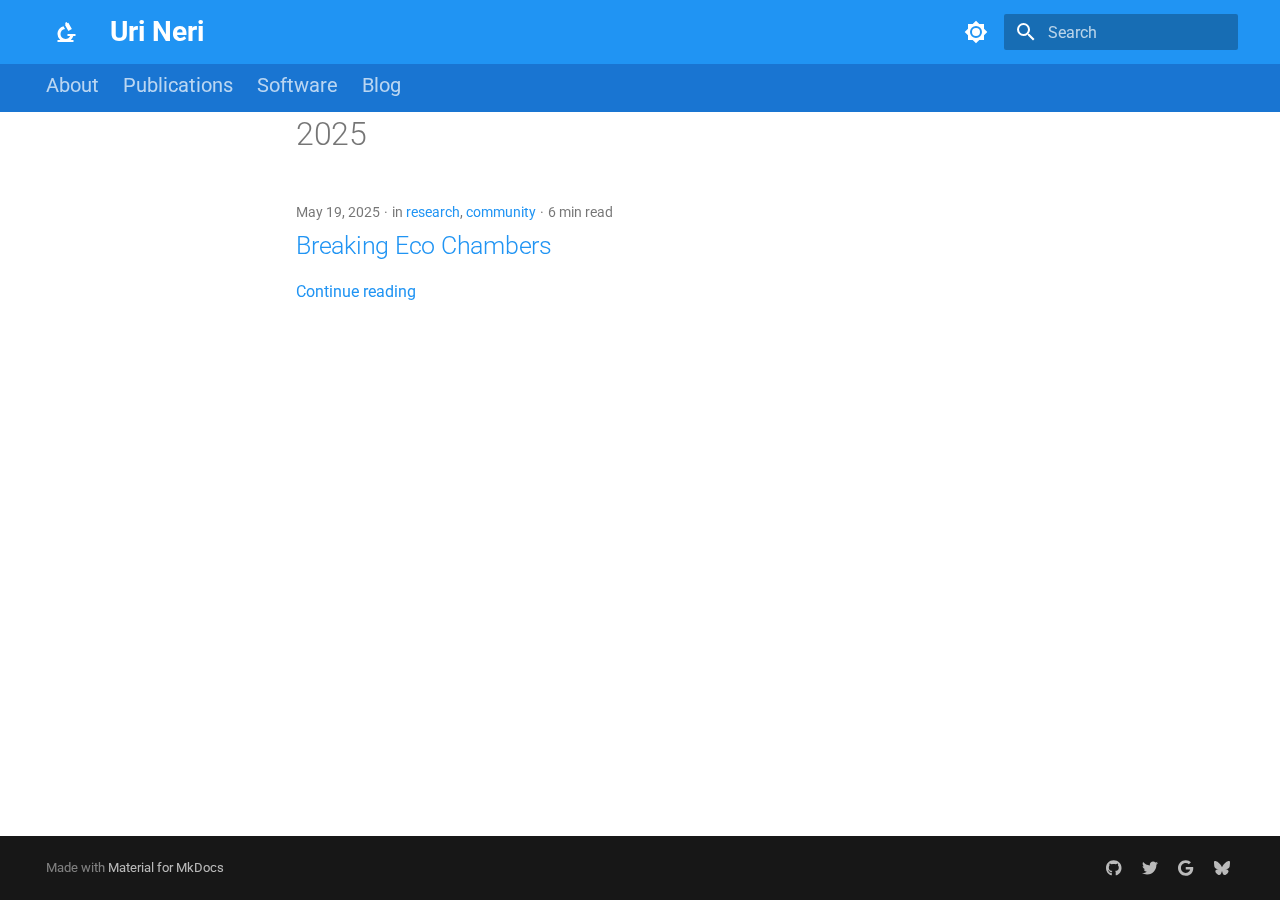
<file: site/blog/archive/2025/index.html>
<!doctype html>
<html lang="en" class="no-js">
  <head>
    
      <meta charset="utf-8">
      <meta name="viewport" content="width=device-width,initial-scale=1">
      
        <meta name="description" content="Personal academic website of Uri Neri">
      
      
        <meta name="author" content="Uri Neri">
      
      
        <link rel="canonical" href="https://urineri.github.io/blog/archive/2025/">
      
      
      
      
      <link rel="icon" href="../../../assets/favicon.png">
      <meta name="generator" content="mkdocs-1.6.1, mkdocs-material-9.6.12">
    
    
      
        <title>2025 - Uri Neri</title>
      
    
    
      <link rel="stylesheet" href="../../../assets/stylesheets/main.2afb09e1.min.css">
      
        
        <link rel="stylesheet" href="../../../assets/stylesheets/palette.06af60db.min.css">
      
      


    
    
      
    
    
      
        
        
        <link rel="preconnect" href="https://fonts.gstatic.com" crossorigin>
        <link rel="stylesheet" href="https://fonts.googleapis.com/css?family=Roboto:300,300i,400,400i,700,700i%7CRoboto+Mono:400,400i,700,700i&display=fallback">
        <style>:root{--md-text-font:"Roboto";--md-code-font:"Roboto Mono"}</style>
      
    
    
      <link rel="stylesheet" href="../../../stylesheets/extra.css">
    
    <script>__md_scope=new URL("../../..",location),__md_hash=e=>[...e].reduce(((e,_)=>(e<<5)-e+_.charCodeAt(0)),0),__md_get=(e,_=localStorage,t=__md_scope)=>JSON.parse(_.getItem(t.pathname+"."+e)),__md_set=(e,_,t=localStorage,a=__md_scope)=>{try{t.setItem(a.pathname+"."+e,JSON.stringify(_))}catch(e){}}</script>
    
      

    
    
    
  </head>
  
  
    
    
      
    
    
    
    
    <body dir="ltr" data-md-color-scheme="default" data-md-color-primary="blue" data-md-color-accent="light-blue">
  
    
    <input class="md-toggle" data-md-toggle="drawer" type="checkbox" id="__drawer" autocomplete="off">
    <input class="md-toggle" data-md-toggle="search" type="checkbox" id="__search" autocomplete="off">
    <label class="md-overlay" for="__drawer"></label>
    <div data-md-component="skip">
      
        
        <a href="#2025" class="md-skip">
          Skip to content
        </a>
      
    </div>
    <div data-md-component="announce">
      
    </div>
    
    
      

  

<header class="md-header md-header--shadow md-header--lifted" data-md-component="header">
  <nav class="md-header__inner md-grid" aria-label="Header">
    <a href="../../.." title="Uri Neri" class="md-header__button md-logo" aria-label="Uri Neri" data-md-component="logo">
      
  
  <svg xmlns="http://www.w3.org/2000/svg" viewBox="0 0 24 24"><path d="M9.46 6.28 11.05 9c-2.58.26-4.55 2.41-4.55 5a5 5 0 0 0 5 5c2.05 0 3.81-1.23 4.58-3H13.5v-2h8v2h-2.25a8.05 8.05 0 0 1-2.46 4h2.71v2h-16v-2h2.71a8 8 0 0 1-2.71-6c0-3.63 2.46-6.8 5.96-7.72m3.28-4.21.76 1.3.86-.5 3.5 6.06-3.47 2-3.5-6.06.87-.5-.76-1.3z"/></svg>

    </a>
    <label class="md-header__button md-icon" for="__drawer">
      
      <svg xmlns="http://www.w3.org/2000/svg" viewBox="0 0 24 24"><path d="M3 6h18v2H3zm0 5h18v2H3zm0 5h18v2H3z"/></svg>
    </label>
    <div class="md-header__title" data-md-component="header-title">
      <div class="md-header__ellipsis">
        <div class="md-header__topic">
          <span class="md-ellipsis">
            Uri Neri
          </span>
        </div>
        <div class="md-header__topic" data-md-component="header-topic">
          <span class="md-ellipsis">
            
              2025
            
          </span>
        </div>
      </div>
    </div>
    
      
        <form class="md-header__option" data-md-component="palette">
  
    
    
    
    <input class="md-option" data-md-color-media="" data-md-color-scheme="default" data-md-color-primary="blue" data-md-color-accent="light-blue"  aria-label="Switch to dark mode"  type="radio" name="__palette" id="__palette_0">
    
      <label class="md-header__button md-icon" title="Switch to dark mode" for="__palette_1" hidden>
        <svg xmlns="http://www.w3.org/2000/svg" viewBox="0 0 24 24"><path d="M12 8a4 4 0 0 0-4 4 4 4 0 0 0 4 4 4 4 0 0 0 4-4 4 4 0 0 0-4-4m0 10a6 6 0 0 1-6-6 6 6 0 0 1 6-6 6 6 0 0 1 6 6 6 6 0 0 1-6 6m8-9.31V4h-4.69L12 .69 8.69 4H4v4.69L.69 12 4 15.31V20h4.69L12 23.31 15.31 20H20v-4.69L23.31 12z"/></svg>
      </label>
    
  
    
    
    
    <input class="md-option" data-md-color-media="" data-md-color-scheme="slate" data-md-color-primary="blue" data-md-color-accent="light-blue"  aria-label="Switch to light mode"  type="radio" name="__palette" id="__palette_1">
    
      <label class="md-header__button md-icon" title="Switch to light mode" for="__palette_0" hidden>
        <svg xmlns="http://www.w3.org/2000/svg" viewBox="0 0 24 24"><path d="M12 18c-.89 0-1.74-.2-2.5-.55C11.56 16.5 13 14.42 13 12s-1.44-4.5-3.5-5.45C10.26 6.2 11.11 6 12 6a6 6 0 0 1 6 6 6 6 0 0 1-6 6m8-9.31V4h-4.69L12 .69 8.69 4H4v4.69L.69 12 4 15.31V20h4.69L12 23.31 15.31 20H20v-4.69L23.31 12z"/></svg>
      </label>
    
  
</form>
      
    
    
      <script>var palette=__md_get("__palette");if(palette&&palette.color){if("(prefers-color-scheme)"===palette.color.media){var media=matchMedia("(prefers-color-scheme: light)"),input=document.querySelector(media.matches?"[data-md-color-media='(prefers-color-scheme: light)']":"[data-md-color-media='(prefers-color-scheme: dark)']");palette.color.media=input.getAttribute("data-md-color-media"),palette.color.scheme=input.getAttribute("data-md-color-scheme"),palette.color.primary=input.getAttribute("data-md-color-primary"),palette.color.accent=input.getAttribute("data-md-color-accent")}for(var[key,value]of Object.entries(palette.color))document.body.setAttribute("data-md-color-"+key,value)}</script>
    
    
    
      
      
        <label class="md-header__button md-icon" for="__search">
          
          <svg xmlns="http://www.w3.org/2000/svg" viewBox="0 0 24 24"><path d="M9.5 3A6.5 6.5 0 0 1 16 9.5c0 1.61-.59 3.09-1.56 4.23l.27.27h.79l5 5-1.5 1.5-5-5v-.79l-.27-.27A6.52 6.52 0 0 1 9.5 16 6.5 6.5 0 0 1 3 9.5 6.5 6.5 0 0 1 9.5 3m0 2C7 5 5 7 5 9.5S7 14 9.5 14 14 12 14 9.5 12 5 9.5 5"/></svg>
        </label>
        <div class="md-search" data-md-component="search" role="dialog">
  <label class="md-search__overlay" for="__search"></label>
  <div class="md-search__inner" role="search">
    <form class="md-search__form" name="search">
      <input type="text" class="md-search__input" name="query" aria-label="Search" placeholder="Search" autocapitalize="off" autocorrect="off" autocomplete="off" spellcheck="false" data-md-component="search-query" required>
      <label class="md-search__icon md-icon" for="__search">
        
        <svg xmlns="http://www.w3.org/2000/svg" viewBox="0 0 24 24"><path d="M9.5 3A6.5 6.5 0 0 1 16 9.5c0 1.61-.59 3.09-1.56 4.23l.27.27h.79l5 5-1.5 1.5-5-5v-.79l-.27-.27A6.52 6.52 0 0 1 9.5 16 6.5 6.5 0 0 1 3 9.5 6.5 6.5 0 0 1 9.5 3m0 2C7 5 5 7 5 9.5S7 14 9.5 14 14 12 14 9.5 12 5 9.5 5"/></svg>
        
        <svg xmlns="http://www.w3.org/2000/svg" viewBox="0 0 24 24"><path d="M20 11v2H8l5.5 5.5-1.42 1.42L4.16 12l7.92-7.92L13.5 5.5 8 11z"/></svg>
      </label>
      <nav class="md-search__options" aria-label="Search">
        
        <button type="reset" class="md-search__icon md-icon" title="Clear" aria-label="Clear" tabindex="-1">
          
          <svg xmlns="http://www.w3.org/2000/svg" viewBox="0 0 24 24"><path d="M19 6.41 17.59 5 12 10.59 6.41 5 5 6.41 10.59 12 5 17.59 6.41 19 12 13.41 17.59 19 19 17.59 13.41 12z"/></svg>
        </button>
      </nav>
      
    </form>
    <div class="md-search__output">
      <div class="md-search__scrollwrap" tabindex="0" data-md-scrollfix>
        <div class="md-search-result" data-md-component="search-result">
          <div class="md-search-result__meta">
            Initializing search
          </div>
          <ol class="md-search-result__list" role="presentation"></ol>
        </div>
      </div>
    </div>
  </div>
</div>
      
    
    
  </nav>
  
    
      
<nav class="md-tabs" aria-label="Tabs" data-md-component="tabs">
  <div class="md-grid">
    <ul class="md-tabs__list">
      
        
  
  
  
  
    <li class="md-tabs__item">
      <a href="../../.." class="md-tabs__link">
        
  
  
    
  
  About

      </a>
    </li>
  

      
        
  
  
  
  
    <li class="md-tabs__item">
      <a href="../../../publications/" class="md-tabs__link">
        
  
  
    
  
  Publications

      </a>
    </li>
  

      
        
  
  
  
  
    <li class="md-tabs__item">
      <a href="../../../software/" class="md-tabs__link">
        
  
  
    
  
  Software

      </a>
    </li>
  

      
        
  
  
  
  
    <li class="md-tabs__item">
      <a href="../../" class="md-tabs__link">
        
  
  
    
  
  Blog

      </a>
    </li>
  

      
    </ul>
  </div>
</nav>
    
  
</header>
    
    <div class="md-container" data-md-component="container">
      
      
        
      
      <main class="md-main" data-md-component="main">
        <div class="md-main__inner md-grid">
          
            
              
              <div class="md-sidebar md-sidebar--primary" data-md-component="sidebar" data-md-type="navigation" >
                <div class="md-sidebar__scrollwrap">
                  <div class="md-sidebar__inner">
                    


  


<nav class="md-nav md-nav--primary md-nav--lifted" aria-label="Navigation" data-md-level="0">
  <label class="md-nav__title" for="__drawer">
    <a href="../../.." title="Uri Neri" class="md-nav__button md-logo" aria-label="Uri Neri" data-md-component="logo">
      
  
  <svg xmlns="http://www.w3.org/2000/svg" viewBox="0 0 24 24"><path d="M9.46 6.28 11.05 9c-2.58.26-4.55 2.41-4.55 5a5 5 0 0 0 5 5c2.05 0 3.81-1.23 4.58-3H13.5v-2h8v2h-2.25a8.05 8.05 0 0 1-2.46 4h2.71v2h-16v-2h2.71a8 8 0 0 1-2.71-6c0-3.63 2.46-6.8 5.96-7.72m3.28-4.21.76 1.3.86-.5 3.5 6.06-3.47 2-3.5-6.06.87-.5-.76-1.3z"/></svg>

    </a>
    Uri Neri
  </label>
  
  <ul class="md-nav__list" data-md-scrollfix>
    
      
      
  
  
  
  
    <li class="md-nav__item">
      <a href="../../.." class="md-nav__link">
        
  
  
  <span class="md-ellipsis">
    About
    
  </span>
  

      </a>
    </li>
  

    
      
      
  
  
  
  
    <li class="md-nav__item">
      <a href="../../../publications/" class="md-nav__link">
        
  
  
  <span class="md-ellipsis">
    Publications
    
  </span>
  

      </a>
    </li>
  

    
      
      
  
  
  
  
    <li class="md-nav__item">
      <a href="../../../software/" class="md-nav__link">
        
  
  
  <span class="md-ellipsis">
    Software
    
  </span>
  

      </a>
    </li>
  

    
      
      
  
  
  
    
  
  
    <li class="md-nav__item">
      <a href="../../" class="md-nav__link">
        
  
  
  <span class="md-ellipsis">
    Blog
    
  </span>
  

      </a>
    </li>
  

    
  </ul>
</nav>
                  </div>
                </div>
              </div>
            
            
              
              <div class="md-sidebar md-sidebar--secondary" data-md-component="sidebar" data-md-type="toc" >
                <div class="md-sidebar__scrollwrap">
                  <div class="md-sidebar__inner">
                    

<nav class="md-nav md-nav--secondary" aria-label="Table of contents">
  
  
  
    
  
  
</nav>
                  </div>
                </div>
              </div>
            
          
          
  <div class="md-content" data-md-component="content">
    <div class="md-content__inner">
      <header class="md-typeset">
        <h1 id="2025">2025</h1>
      </header>
      
        <article class="md-post md-post--excerpt">
  <header class="md-post__header">
    
    <div class="md-post__meta md-meta">
      <ul class="md-meta__list">
        <li class="md-meta__item">
          <time datetime="2025-05-19 00:00:00+00:00">May 19, 2025</time></li>
        
          <li class="md-meta__item">
            in
            
              <a href="../../category/research/" class="md-meta__link">research</a>, 
              <a href="../../category/community/" class="md-meta__link">community</a></li>
        
        
          
          <li class="md-meta__item">
            
              6 min read
            
          </li>
        
      </ul>
      
    </div>
  </header>
  <div class="md-post__content md-typeset">
    <h2 id="breaking-eco-chambers"><a class="toclink" href="../../breaking-eco-chambers/">Breaking Eco Chambers</a></h2>

    
      <nav class="md-post__action">
        <a href="../../breaking-eco-chambers/">
          Continue reading
        </a>
      </nav>
    
  </div>
</article>
      
      
        
          



<nav class="md-pagination">
  
</nav>
        
      
    </div>
  </div>

          
<script>var target=document.getElementById(location.hash.slice(1));target&&target.name&&(target.checked=target.name.startsWith("__tabbed_"))</script>
        </div>
        
          <button type="button" class="md-top md-icon" data-md-component="top" hidden>
  
  <svg xmlns="http://www.w3.org/2000/svg" viewBox="0 0 24 24"><path d="M13 20h-2V8l-5.5 5.5-1.42-1.42L12 4.16l7.92 7.92-1.42 1.42L13 8z"/></svg>
  Back to top
</button>
        
      </main>
      
        <footer class="md-footer">
  
  <div class="md-footer-meta md-typeset">
    <div class="md-footer-meta__inner md-grid">
      <div class="md-copyright">
  
  
    Made with
    <a href="https://squidfunk.github.io/mkdocs-material/" target="_blank" rel="noopener">
      Material for MkDocs
    </a>
  
</div>
      
        <div class="md-social">
  
    
    
    
    
    <a href="https://github.com/urineri" target="_blank" rel="noopener" title="Uri Neri on GitHub" class="md-social__link">
      <svg xmlns="http://www.w3.org/2000/svg" viewBox="0 0 496 512"><!--! Font Awesome Free 6.7.2 by @fontawesome - https://fontawesome.com License - https://fontawesome.com/license/free (Icons: CC BY 4.0, Fonts: SIL OFL 1.1, Code: MIT License) Copyright 2024 Fonticons, Inc.--><path d="M165.9 397.4c0 2-2.3 3.6-5.2 3.6-3.3.3-5.6-1.3-5.6-3.6 0-2 2.3-3.6 5.2-3.6 3-.3 5.6 1.3 5.6 3.6m-31.1-4.5c-.7 2 1.3 4.3 4.3 4.9 2.6 1 5.6 0 6.2-2s-1.3-4.3-4.3-5.2c-2.6-.7-5.5.3-6.2 2.3m44.2-1.7c-2.9.7-4.9 2.6-4.6 4.9.3 2 2.9 3.3 5.9 2.6 2.9-.7 4.9-2.6 4.6-4.6-.3-1.9-3-3.2-5.9-2.9M244.8 8C106.1 8 0 113.3 0 252c0 110.9 69.8 205.8 169.5 239.2 12.8 2.3 17.3-5.6 17.3-12.1 0-6.2-.3-40.4-.3-61.4 0 0-70 15-84.7-29.8 0 0-11.4-29.1-27.8-36.6 0 0-22.9-15.7 1.6-15.4 0 0 24.9 2 38.6 25.8 21.9 38.6 58.6 27.5 72.9 20.9 2.3-16 8.8-27.1 16-33.7-55.9-6.2-112.3-14.3-112.3-110.5 0-27.5 7.6-41.3 23.6-58.9-2.6-6.5-11.1-33.3 2.6-67.9 20.9-6.5 69 27 69 27 20-5.6 41.5-8.5 62.8-8.5s42.8 2.9 62.8 8.5c0 0 48.1-33.6 69-27 13.7 34.7 5.2 61.4 2.6 67.9 16 17.7 25.8 31.5 25.8 58.9 0 96.5-58.9 104.2-114.8 110.5 9.2 7.9 17 22.9 17 46.4 0 33.7-.3 75.4-.3 83.6 0 6.5 4.6 14.4 17.3 12.1C428.2 457.8 496 362.9 496 252 496 113.3 383.5 8 244.8 8M97.2 352.9c-1.3 1-1 3.3.7 5.2 1.6 1.6 3.9 2.3 5.2 1 1.3-1 1-3.3-.7-5.2-1.6-1.6-3.9-2.3-5.2-1m-10.8-8.1c-.7 1.3.3 2.9 2.3 3.9 1.6 1 3.6.7 4.3-.7.7-1.3-.3-2.9-2.3-3.9-2-.6-3.6-.3-4.3.7m32.4 35.6c-1.6 1.3-1 4.3 1.3 6.2 2.3 2.3 5.2 2.6 6.5 1 1.3-1.3.7-4.3-1.3-6.2-2.2-2.3-5.2-2.6-6.5-1m-11.4-14.7c-1.6 1-1.6 3.6 0 5.9s4.3 3.3 5.6 2.3c1.6-1.3 1.6-3.9 0-6.2-1.4-2.3-4-3.3-5.6-2"/></svg>
    </a>
  
    
    
    
    
    <a href="https://x.com/UriNeri2" target="_blank" rel="noopener" title="Uri Neri on Twitter" class="md-social__link">
      <svg xmlns="http://www.w3.org/2000/svg" viewBox="0 0 512 512"><!--! Font Awesome Free 6.7.2 by @fontawesome - https://fontawesome.com License - https://fontawesome.com/license/free (Icons: CC BY 4.0, Fonts: SIL OFL 1.1, Code: MIT License) Copyright 2024 Fonticons, Inc.--><path d="M459.37 151.716c.325 4.548.325 9.097.325 13.645 0 138.72-105.583 298.558-298.558 298.558-59.452 0-114.68-17.219-161.137-47.106 8.447.974 16.568 1.299 25.34 1.299 49.055 0 94.213-16.568 130.274-44.832-46.132-.975-84.792-31.188-98.112-72.772 6.498.974 12.995 1.624 19.818 1.624 9.421 0 18.843-1.3 27.614-3.573-48.081-9.747-84.143-51.98-84.143-102.985v-1.299c13.969 7.797 30.214 12.67 47.431 13.319-28.264-18.843-46.781-51.005-46.781-87.391 0-19.492 5.197-37.36 14.294-52.954 51.655 63.675 129.3 105.258 216.365 109.807-1.624-7.797-2.599-15.918-2.599-24.04 0-57.828 46.782-104.934 104.934-104.934 30.213 0 57.502 12.67 76.67 33.137 23.715-4.548 46.456-13.32 66.599-25.34-7.798 24.366-24.366 44.833-46.132 57.827 21.117-2.273 41.584-8.122 60.426-16.243-14.292 20.791-32.161 39.308-52.628 54.253"/></svg>
    </a>
  
    
    
    
    
    <a href="https://scholar.google.com/citations?user=VComRgYAAAAJ" target="_blank" rel="noopener" title="Uri Neri on Google Scholar" class="md-social__link">
      <svg xmlns="http://www.w3.org/2000/svg" viewBox="0 0 488 512"><!--! Font Awesome Free 6.7.2 by @fontawesome - https://fontawesome.com License - https://fontawesome.com/license/free (Icons: CC BY 4.0, Fonts: SIL OFL 1.1, Code: MIT License) Copyright 2024 Fonticons, Inc.--><path d="M488 261.8C488 403.3 391.1 504 248 504 110.8 504 0 393.2 0 256S110.8 8 248 8c66.8 0 123 24.5 166.3 64.9l-67.5 64.9C258.5 52.6 94.3 116.6 94.3 256c0 86.5 69.1 156.6 153.7 156.6 98.2 0 135-70.4 140.8-106.9H248v-85.3h236.1c2.3 12.7 3.9 24.9 3.9 41.4"/></svg>
    </a>
  
    
    
    
    
    <a href="https://bsky.app/profile/urineri.bsky.social" target="_blank" rel="noopener" title="Uri Neri on Bluesky" class="md-social__link">
      <svg xmlns="http://www.w3.org/2000/svg" viewBox="0 0 24 24"><path d="M12 10.8c-1.087-2.114-4.046-6.053-6.798-7.995C2.566.944 1.561 1.266.902 1.565.139 1.908 0 3.08 0 3.768c0 .69.378 5.65.624 6.479.815 2.736 3.713 3.66 6.383 3.364q.204-.03.415-.056-.207.033-.415.056c-3.912.58-7.387 2.005-2.83 7.078 5.013 5.19 6.87-1.113 7.823-4.308.953 3.195 2.05 9.271 7.733 4.308 4.267-4.308 1.172-6.498-2.74-7.078a9 9 0 0 1-.415-.056q.21.026.415.056c2.67.297 5.568-.628 6.383-3.364.246-.828.624-5.79.624-6.478 0-.69-.139-1.861-.902-2.206-.659-.298-1.664-.62-4.3 1.24C16.046 4.748 13.087 8.687 12 10.8"/></svg>
    </a>
  
</div>
      
    </div>
  </div>
</footer>
      
    </div>
    <div class="md-dialog" data-md-component="dialog">
      <div class="md-dialog__inner md-typeset"></div>
    </div>
    
    
    
      
      <script id="__config" type="application/json">{"base": "../../..", "features": ["navigation.instant", "navigation.tracking", "navigation.tabs", "navigation.tabs.sticky", "navigation.sections", "navigation.top", "header.autohide"], "search": "../../../assets/javascripts/workers/search.f8cc74c7.min.js", "tags": null, "translations": {"clipboard.copied": "Copied to clipboard", "clipboard.copy": "Copy to clipboard", "search.result.more.one": "1 more on this page", "search.result.more.other": "# more on this page", "search.result.none": "No matching documents", "search.result.one": "1 matching document", "search.result.other": "# matching documents", "search.result.placeholder": "Type to start searching", "search.result.term.missing": "Missing", "select.version": "Select version"}, "version": null}</script>
    
    
      <script src="../../../assets/javascripts/bundle.c8b220af.min.js"></script>
      
        <script src="../../../javascripts/software.js"></script>
      
    
  </body>
</html>
</file>
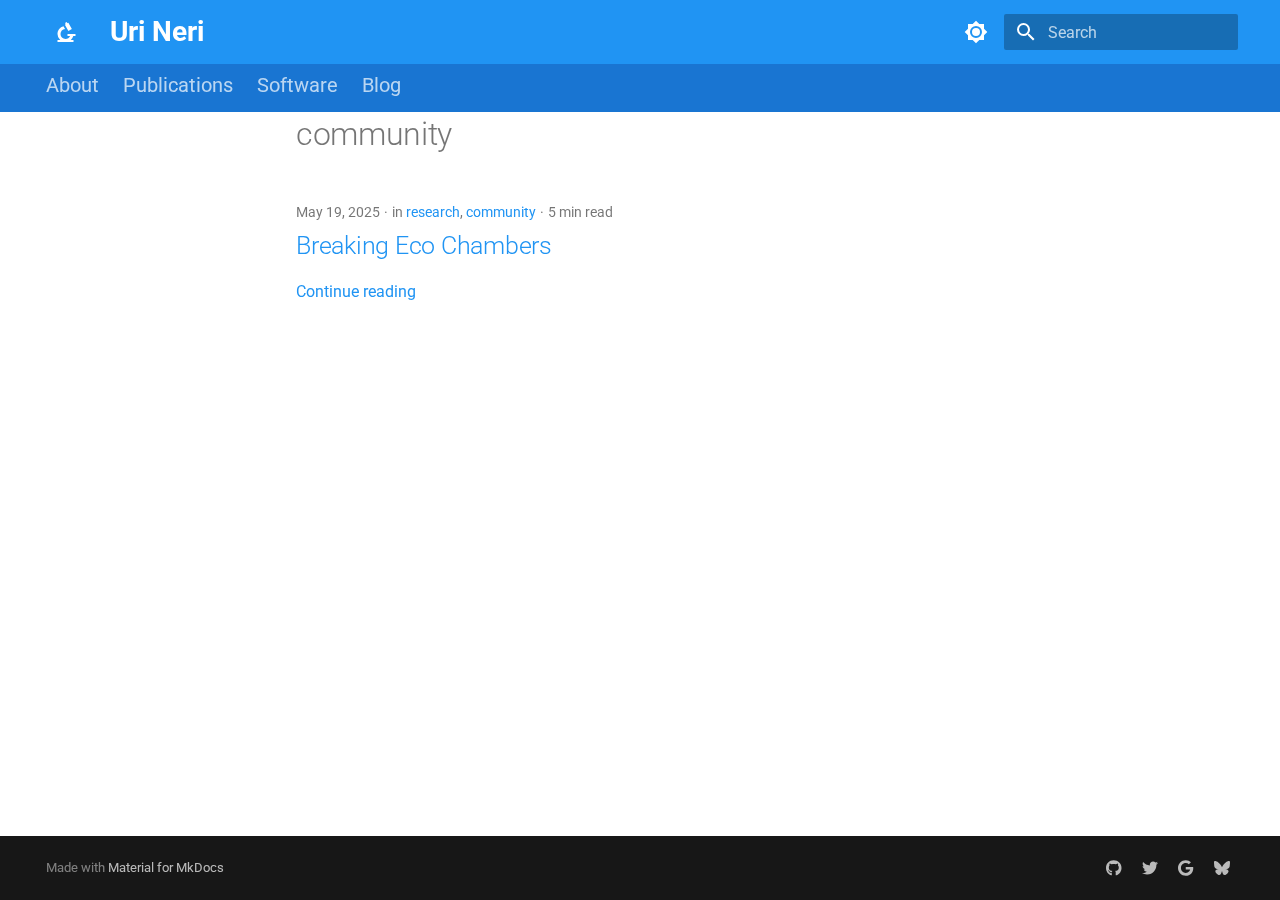
<file: site/blog/category/community/index.html>
<!doctype html>
<html lang="en" class="no-js">
  <head>
    
      <meta charset="utf-8">
      <meta name="viewport" content="width=device-width,initial-scale=1">
      
        <meta name="description" content="Personal academic website of Uri Neri">
      
      
        <meta name="author" content="Uri Neri">
      
      
        <link rel="canonical" href="https://urineri.github.io/blog/category/community/">
      
      
      
      
      <link rel="icon" href="../../../assets/favicon.png">
      <meta name="generator" content="mkdocs-1.6.1, mkdocs-material-9.6.12">
    
    
      
        <title>community - Uri Neri</title>
      
    
    
      <link rel="stylesheet" href="../../../assets/stylesheets/main.2afb09e1.min.css">
      
        
        <link rel="stylesheet" href="../../../assets/stylesheets/palette.06af60db.min.css">
      
      


    
    
      
    
    
      
        
        
        <link rel="preconnect" href="https://fonts.gstatic.com" crossorigin>
        <link rel="stylesheet" href="https://fonts.googleapis.com/css?family=Roboto:300,300i,400,400i,700,700i%7CRoboto+Mono:400,400i,700,700i&display=fallback">
        <style>:root{--md-text-font:"Roboto";--md-code-font:"Roboto Mono"}</style>
      
    
    
      <link rel="stylesheet" href="../../../stylesheets/extra.css">
    
    <script>__md_scope=new URL("../../..",location),__md_hash=e=>[...e].reduce(((e,_)=>(e<<5)-e+_.charCodeAt(0)),0),__md_get=(e,_=localStorage,t=__md_scope)=>JSON.parse(_.getItem(t.pathname+"."+e)),__md_set=(e,_,t=localStorage,a=__md_scope)=>{try{t.setItem(a.pathname+"."+e,JSON.stringify(_))}catch(e){}}</script>
    
      

    
    
    
  </head>
  
  
    
    
      
    
    
    
    
    <body dir="ltr" data-md-color-scheme="default" data-md-color-primary="blue" data-md-color-accent="light-blue">
  
    
    <input class="md-toggle" data-md-toggle="drawer" type="checkbox" id="__drawer" autocomplete="off">
    <input class="md-toggle" data-md-toggle="search" type="checkbox" id="__search" autocomplete="off">
    <label class="md-overlay" for="__drawer"></label>
    <div data-md-component="skip">
      
        
        <a href="#community" class="md-skip">
          Skip to content
        </a>
      
    </div>
    <div data-md-component="announce">
      
    </div>
    
    
      

  

<header class="md-header md-header--shadow md-header--lifted" data-md-component="header">
  <nav class="md-header__inner md-grid" aria-label="Header">
    <a href="../../.." title="Uri Neri" class="md-header__button md-logo" aria-label="Uri Neri" data-md-component="logo">
      
  
  <svg xmlns="http://www.w3.org/2000/svg" viewBox="0 0 24 24"><path d="M9.46 6.28 11.05 9c-2.58.26-4.55 2.41-4.55 5a5 5 0 0 0 5 5c2.05 0 3.81-1.23 4.58-3H13.5v-2h8v2h-2.25a8.05 8.05 0 0 1-2.46 4h2.71v2h-16v-2h2.71a8 8 0 0 1-2.71-6c0-3.63 2.46-6.8 5.96-7.72m3.28-4.21.76 1.3.86-.5 3.5 6.06-3.47 2-3.5-6.06.87-.5-.76-1.3z"/></svg>

    </a>
    <label class="md-header__button md-icon" for="__drawer">
      
      <svg xmlns="http://www.w3.org/2000/svg" viewBox="0 0 24 24"><path d="M3 6h18v2H3zm0 5h18v2H3zm0 5h18v2H3z"/></svg>
    </label>
    <div class="md-header__title" data-md-component="header-title">
      <div class="md-header__ellipsis">
        <div class="md-header__topic">
          <span class="md-ellipsis">
            Uri Neri
          </span>
        </div>
        <div class="md-header__topic" data-md-component="header-topic">
          <span class="md-ellipsis">
            
              community
            
          </span>
        </div>
      </div>
    </div>
    
      
        <form class="md-header__option" data-md-component="palette">
  
    
    
    
    <input class="md-option" data-md-color-media="" data-md-color-scheme="default" data-md-color-primary="blue" data-md-color-accent="light-blue"  aria-label="Switch to dark mode"  type="radio" name="__palette" id="__palette_0">
    
      <label class="md-header__button md-icon" title="Switch to dark mode" for="__palette_1" hidden>
        <svg xmlns="http://www.w3.org/2000/svg" viewBox="0 0 24 24"><path d="M12 8a4 4 0 0 0-4 4 4 4 0 0 0 4 4 4 4 0 0 0 4-4 4 4 0 0 0-4-4m0 10a6 6 0 0 1-6-6 6 6 0 0 1 6-6 6 6 0 0 1 6 6 6 6 0 0 1-6 6m8-9.31V4h-4.69L12 .69 8.69 4H4v4.69L.69 12 4 15.31V20h4.69L12 23.31 15.31 20H20v-4.69L23.31 12z"/></svg>
      </label>
    
  
    
    
    
    <input class="md-option" data-md-color-media="" data-md-color-scheme="slate" data-md-color-primary="blue" data-md-color-accent="light-blue"  aria-label="Switch to light mode"  type="radio" name="__palette" id="__palette_1">
    
      <label class="md-header__button md-icon" title="Switch to light mode" for="__palette_0" hidden>
        <svg xmlns="http://www.w3.org/2000/svg" viewBox="0 0 24 24"><path d="M12 18c-.89 0-1.74-.2-2.5-.55C11.56 16.5 13 14.42 13 12s-1.44-4.5-3.5-5.45C10.26 6.2 11.11 6 12 6a6 6 0 0 1 6 6 6 6 0 0 1-6 6m8-9.31V4h-4.69L12 .69 8.69 4H4v4.69L.69 12 4 15.31V20h4.69L12 23.31 15.31 20H20v-4.69L23.31 12z"/></svg>
      </label>
    
  
</form>
      
    
    
      <script>var palette=__md_get("__palette");if(palette&&palette.color){if("(prefers-color-scheme)"===palette.color.media){var media=matchMedia("(prefers-color-scheme: light)"),input=document.querySelector(media.matches?"[data-md-color-media='(prefers-color-scheme: light)']":"[data-md-color-media='(prefers-color-scheme: dark)']");palette.color.media=input.getAttribute("data-md-color-media"),palette.color.scheme=input.getAttribute("data-md-color-scheme"),palette.color.primary=input.getAttribute("data-md-color-primary"),palette.color.accent=input.getAttribute("data-md-color-accent")}for(var[key,value]of Object.entries(palette.color))document.body.setAttribute("data-md-color-"+key,value)}</script>
    
    
    
      
      
        <label class="md-header__button md-icon" for="__search">
          
          <svg xmlns="http://www.w3.org/2000/svg" viewBox="0 0 24 24"><path d="M9.5 3A6.5 6.5 0 0 1 16 9.5c0 1.61-.59 3.09-1.56 4.23l.27.27h.79l5 5-1.5 1.5-5-5v-.79l-.27-.27A6.52 6.52 0 0 1 9.5 16 6.5 6.5 0 0 1 3 9.5 6.5 6.5 0 0 1 9.5 3m0 2C7 5 5 7 5 9.5S7 14 9.5 14 14 12 14 9.5 12 5 9.5 5"/></svg>
        </label>
        <div class="md-search" data-md-component="search" role="dialog">
  <label class="md-search__overlay" for="__search"></label>
  <div class="md-search__inner" role="search">
    <form class="md-search__form" name="search">
      <input type="text" class="md-search__input" name="query" aria-label="Search" placeholder="Search" autocapitalize="off" autocorrect="off" autocomplete="off" spellcheck="false" data-md-component="search-query" required>
      <label class="md-search__icon md-icon" for="__search">
        
        <svg xmlns="http://www.w3.org/2000/svg" viewBox="0 0 24 24"><path d="M9.5 3A6.5 6.5 0 0 1 16 9.5c0 1.61-.59 3.09-1.56 4.23l.27.27h.79l5 5-1.5 1.5-5-5v-.79l-.27-.27A6.52 6.52 0 0 1 9.5 16 6.5 6.5 0 0 1 3 9.5 6.5 6.5 0 0 1 9.5 3m0 2C7 5 5 7 5 9.5S7 14 9.5 14 14 12 14 9.5 12 5 9.5 5"/></svg>
        
        <svg xmlns="http://www.w3.org/2000/svg" viewBox="0 0 24 24"><path d="M20 11v2H8l5.5 5.5-1.42 1.42L4.16 12l7.92-7.92L13.5 5.5 8 11z"/></svg>
      </label>
      <nav class="md-search__options" aria-label="Search">
        
        <button type="reset" class="md-search__icon md-icon" title="Clear" aria-label="Clear" tabindex="-1">
          
          <svg xmlns="http://www.w3.org/2000/svg" viewBox="0 0 24 24"><path d="M19 6.41 17.59 5 12 10.59 6.41 5 5 6.41 10.59 12 5 17.59 6.41 19 12 13.41 17.59 19 19 17.59 13.41 12z"/></svg>
        </button>
      </nav>
      
    </form>
    <div class="md-search__output">
      <div class="md-search__scrollwrap" tabindex="0" data-md-scrollfix>
        <div class="md-search-result" data-md-component="search-result">
          <div class="md-search-result__meta">
            Initializing search
          </div>
          <ol class="md-search-result__list" role="presentation"></ol>
        </div>
      </div>
    </div>
  </div>
</div>
      
    
    
  </nav>
  
    
      
<nav class="md-tabs" aria-label="Tabs" data-md-component="tabs">
  <div class="md-grid">
    <ul class="md-tabs__list">
      
        
  
  
  
  
    <li class="md-tabs__item">
      <a href="../../.." class="md-tabs__link">
        
  
  
    
  
  About

      </a>
    </li>
  

      
        
  
  
  
  
    <li class="md-tabs__item">
      <a href="../../../publications/" class="md-tabs__link">
        
  
  
    
  
  Publications

      </a>
    </li>
  

      
        
  
  
  
  
    <li class="md-tabs__item">
      <a href="../../../software/" class="md-tabs__link">
        
  
  
    
  
  Software

      </a>
    </li>
  

      
        
  
  
  
  
    <li class="md-tabs__item">
      <a href="../../" class="md-tabs__link">
        
  
  
    
  
  Blog

      </a>
    </li>
  

      
    </ul>
  </div>
</nav>
    
  
</header>
    
    <div class="md-container" data-md-component="container">
      
      
        
      
      <main class="md-main" data-md-component="main">
        <div class="md-main__inner md-grid">
          
            
              
              <div class="md-sidebar md-sidebar--primary" data-md-component="sidebar" data-md-type="navigation" >
                <div class="md-sidebar__scrollwrap">
                  <div class="md-sidebar__inner">
                    


  


<nav class="md-nav md-nav--primary md-nav--lifted" aria-label="Navigation" data-md-level="0">
  <label class="md-nav__title" for="__drawer">
    <a href="../../.." title="Uri Neri" class="md-nav__button md-logo" aria-label="Uri Neri" data-md-component="logo">
      
  
  <svg xmlns="http://www.w3.org/2000/svg" viewBox="0 0 24 24"><path d="M9.46 6.28 11.05 9c-2.58.26-4.55 2.41-4.55 5a5 5 0 0 0 5 5c2.05 0 3.81-1.23 4.58-3H13.5v-2h8v2h-2.25a8.05 8.05 0 0 1-2.46 4h2.71v2h-16v-2h2.71a8 8 0 0 1-2.71-6c0-3.63 2.46-6.8 5.96-7.72m3.28-4.21.76 1.3.86-.5 3.5 6.06-3.47 2-3.5-6.06.87-.5-.76-1.3z"/></svg>

    </a>
    Uri Neri
  </label>
  
  <ul class="md-nav__list" data-md-scrollfix>
    
      
      
  
  
  
  
    <li class="md-nav__item">
      <a href="../../.." class="md-nav__link">
        
  
  
  <span class="md-ellipsis">
    About
    
  </span>
  

      </a>
    </li>
  

    
      
      
  
  
  
  
    <li class="md-nav__item">
      <a href="../../../publications/" class="md-nav__link">
        
  
  
  <span class="md-ellipsis">
    Publications
    
  </span>
  

      </a>
    </li>
  

    
      
      
  
  
  
  
    <li class="md-nav__item">
      <a href="../../../software/" class="md-nav__link">
        
  
  
  <span class="md-ellipsis">
    Software
    
  </span>
  

      </a>
    </li>
  

    
      
      
  
  
  
    
  
  
    <li class="md-nav__item">
      <a href="../../" class="md-nav__link">
        
  
  
  <span class="md-ellipsis">
    Blog
    
  </span>
  

      </a>
    </li>
  

    
  </ul>
</nav>
                  </div>
                </div>
              </div>
            
            
              
              <div class="md-sidebar md-sidebar--secondary" data-md-component="sidebar" data-md-type="toc" >
                <div class="md-sidebar__scrollwrap">
                  <div class="md-sidebar__inner">
                    

<nav class="md-nav md-nav--secondary" aria-label="Table of contents">
  
  
  
    
  
  
</nav>
                  </div>
                </div>
              </div>
            
          
          
  <div class="md-content" data-md-component="content">
    <div class="md-content__inner">
      <header class="md-typeset">
        <h1 id="community">community</h1>
      </header>
      
        <article class="md-post md-post--excerpt">
  <header class="md-post__header">
    
    <div class="md-post__meta md-meta">
      <ul class="md-meta__list">
        <li class="md-meta__item">
          <time datetime="2025-05-19 00:00:00+00:00">May 19, 2025</time></li>
        
          <li class="md-meta__item">
            in
            
              <a href="../research/" class="md-meta__link">research</a>, 
              <a href="./" class="md-meta__link">community</a></li>
        
        
          
          <li class="md-meta__item">
            
              5 min read
            
          </li>
        
      </ul>
      
    </div>
  </header>
  <div class="md-post__content md-typeset">
    <h2 id="breaking-eco-chambers"><a class="toclink" href="../../breaking-eco-chambers/">Breaking Eco Chambers</a></h2>

    
      <nav class="md-post__action">
        <a href="../../breaking-eco-chambers/">
          Continue reading
        </a>
      </nav>
    
  </div>
</article>
      
      
        
          



<nav class="md-pagination">
  
</nav>
        
      
    </div>
  </div>

          
<script>var target=document.getElementById(location.hash.slice(1));target&&target.name&&(target.checked=target.name.startsWith("__tabbed_"))</script>
        </div>
        
          <button type="button" class="md-top md-icon" data-md-component="top" hidden>
  
  <svg xmlns="http://www.w3.org/2000/svg" viewBox="0 0 24 24"><path d="M13 20h-2V8l-5.5 5.5-1.42-1.42L12 4.16l7.92 7.92-1.42 1.42L13 8z"/></svg>
  Back to top
</button>
        
      </main>
      
        <footer class="md-footer">
  
  <div class="md-footer-meta md-typeset">
    <div class="md-footer-meta__inner md-grid">
      <div class="md-copyright">
  
  
    Made with
    <a href="https://squidfunk.github.io/mkdocs-material/" target="_blank" rel="noopener">
      Material for MkDocs
    </a>
  
</div>
      
        <div class="md-social">
  
    
    
    
    
    <a href="https://github.com/urineri" target="_blank" rel="noopener" title="Uri Neri on GitHub" class="md-social__link">
      <svg xmlns="http://www.w3.org/2000/svg" viewBox="0 0 496 512"><!--! Font Awesome Free 6.7.2 by @fontawesome - https://fontawesome.com License - https://fontawesome.com/license/free (Icons: CC BY 4.0, Fonts: SIL OFL 1.1, Code: MIT License) Copyright 2024 Fonticons, Inc.--><path d="M165.9 397.4c0 2-2.3 3.6-5.2 3.6-3.3.3-5.6-1.3-5.6-3.6 0-2 2.3-3.6 5.2-3.6 3-.3 5.6 1.3 5.6 3.6m-31.1-4.5c-.7 2 1.3 4.3 4.3 4.9 2.6 1 5.6 0 6.2-2s-1.3-4.3-4.3-5.2c-2.6-.7-5.5.3-6.2 2.3m44.2-1.7c-2.9.7-4.9 2.6-4.6 4.9.3 2 2.9 3.3 5.9 2.6 2.9-.7 4.9-2.6 4.6-4.6-.3-1.9-3-3.2-5.9-2.9M244.8 8C106.1 8 0 113.3 0 252c0 110.9 69.8 205.8 169.5 239.2 12.8 2.3 17.3-5.6 17.3-12.1 0-6.2-.3-40.4-.3-61.4 0 0-70 15-84.7-29.8 0 0-11.4-29.1-27.8-36.6 0 0-22.9-15.7 1.6-15.4 0 0 24.9 2 38.6 25.8 21.9 38.6 58.6 27.5 72.9 20.9 2.3-16 8.8-27.1 16-33.7-55.9-6.2-112.3-14.3-112.3-110.5 0-27.5 7.6-41.3 23.6-58.9-2.6-6.5-11.1-33.3 2.6-67.9 20.9-6.5 69 27 69 27 20-5.6 41.5-8.5 62.8-8.5s42.8 2.9 62.8 8.5c0 0 48.1-33.6 69-27 13.7 34.7 5.2 61.4 2.6 67.9 16 17.7 25.8 31.5 25.8 58.9 0 96.5-58.9 104.2-114.8 110.5 9.2 7.9 17 22.9 17 46.4 0 33.7-.3 75.4-.3 83.6 0 6.5 4.6 14.4 17.3 12.1C428.2 457.8 496 362.9 496 252 496 113.3 383.5 8 244.8 8M97.2 352.9c-1.3 1-1 3.3.7 5.2 1.6 1.6 3.9 2.3 5.2 1 1.3-1 1-3.3-.7-5.2-1.6-1.6-3.9-2.3-5.2-1m-10.8-8.1c-.7 1.3.3 2.9 2.3 3.9 1.6 1 3.6.7 4.3-.7.7-1.3-.3-2.9-2.3-3.9-2-.6-3.6-.3-4.3.7m32.4 35.6c-1.6 1.3-1 4.3 1.3 6.2 2.3 2.3 5.2 2.6 6.5 1 1.3-1.3.7-4.3-1.3-6.2-2.2-2.3-5.2-2.6-6.5-1m-11.4-14.7c-1.6 1-1.6 3.6 0 5.9s4.3 3.3 5.6 2.3c1.6-1.3 1.6-3.9 0-6.2-1.4-2.3-4-3.3-5.6-2"/></svg>
    </a>
  
    
    
    
    
    <a href="https://x.com/UriNeri2" target="_blank" rel="noopener" title="Uri Neri on Twitter" class="md-social__link">
      <svg xmlns="http://www.w3.org/2000/svg" viewBox="0 0 512 512"><!--! Font Awesome Free 6.7.2 by @fontawesome - https://fontawesome.com License - https://fontawesome.com/license/free (Icons: CC BY 4.0, Fonts: SIL OFL 1.1, Code: MIT License) Copyright 2024 Fonticons, Inc.--><path d="M459.37 151.716c.325 4.548.325 9.097.325 13.645 0 138.72-105.583 298.558-298.558 298.558-59.452 0-114.68-17.219-161.137-47.106 8.447.974 16.568 1.299 25.34 1.299 49.055 0 94.213-16.568 130.274-44.832-46.132-.975-84.792-31.188-98.112-72.772 6.498.974 12.995 1.624 19.818 1.624 9.421 0 18.843-1.3 27.614-3.573-48.081-9.747-84.143-51.98-84.143-102.985v-1.299c13.969 7.797 30.214 12.67 47.431 13.319-28.264-18.843-46.781-51.005-46.781-87.391 0-19.492 5.197-37.36 14.294-52.954 51.655 63.675 129.3 105.258 216.365 109.807-1.624-7.797-2.599-15.918-2.599-24.04 0-57.828 46.782-104.934 104.934-104.934 30.213 0 57.502 12.67 76.67 33.137 23.715-4.548 46.456-13.32 66.599-25.34-7.798 24.366-24.366 44.833-46.132 57.827 21.117-2.273 41.584-8.122 60.426-16.243-14.292 20.791-32.161 39.308-52.628 54.253"/></svg>
    </a>
  
    
    
    
    
    <a href="https://scholar.google.com/citations?user=VComRgYAAAAJ" target="_blank" rel="noopener" title="Uri Neri on Google Scholar" class="md-social__link">
      <svg xmlns="http://www.w3.org/2000/svg" viewBox="0 0 488 512"><!--! Font Awesome Free 6.7.2 by @fontawesome - https://fontawesome.com License - https://fontawesome.com/license/free (Icons: CC BY 4.0, Fonts: SIL OFL 1.1, Code: MIT License) Copyright 2024 Fonticons, Inc.--><path d="M488 261.8C488 403.3 391.1 504 248 504 110.8 504 0 393.2 0 256S110.8 8 248 8c66.8 0 123 24.5 166.3 64.9l-67.5 64.9C258.5 52.6 94.3 116.6 94.3 256c0 86.5 69.1 156.6 153.7 156.6 98.2 0 135-70.4 140.8-106.9H248v-85.3h236.1c2.3 12.7 3.9 24.9 3.9 41.4"/></svg>
    </a>
  
    
    
    
    
    <a href="https://bsky.app/profile/urineri.bsky.social" target="_blank" rel="noopener" title="Uri Neri on Bluesky" class="md-social__link">
      <svg xmlns="http://www.w3.org/2000/svg" viewBox="0 0 24 24"><path d="M12 10.8c-1.087-2.114-4.046-6.053-6.798-7.995C2.566.944 1.561 1.266.902 1.565.139 1.908 0 3.08 0 3.768c0 .69.378 5.65.624 6.479.815 2.736 3.713 3.66 6.383 3.364q.204-.03.415-.056-.207.033-.415.056c-3.912.58-7.387 2.005-2.83 7.078 5.013 5.19 6.87-1.113 7.823-4.308.953 3.195 2.05 9.271 7.733 4.308 4.267-4.308 1.172-6.498-2.74-7.078a9 9 0 0 1-.415-.056q.21.026.415.056c2.67.297 5.568-.628 6.383-3.364.246-.828.624-5.79.624-6.478 0-.69-.139-1.861-.902-2.206-.659-.298-1.664-.62-4.3 1.24C16.046 4.748 13.087 8.687 12 10.8"/></svg>
    </a>
  
</div>
      
    </div>
  </div>
</footer>
      
    </div>
    <div class="md-dialog" data-md-component="dialog">
      <div class="md-dialog__inner md-typeset"></div>
    </div>
    
    
    
      
      <script id="__config" type="application/json">{"base": "../../..", "features": ["navigation.instant", "navigation.tracking", "navigation.tabs", "navigation.tabs.sticky", "navigation.sections", "navigation.top", "header.autohide"], "search": "../../../assets/javascripts/workers/search.f8cc74c7.min.js", "tags": null, "translations": {"clipboard.copied": "Copied to clipboard", "clipboard.copy": "Copy to clipboard", "search.result.more.one": "1 more on this page", "search.result.more.other": "# more on this page", "search.result.none": "No matching documents", "search.result.one": "1 matching document", "search.result.other": "# matching documents", "search.result.placeholder": "Type to start searching", "search.result.term.missing": "Missing", "select.version": "Select version"}, "version": null}</script>
    
    
      <script src="../../../assets/javascripts/bundle.c8b220af.min.js"></script>
      
        <script src="../../../javascripts/software.js"></script>
      
    
  </body>
</html>
</file>
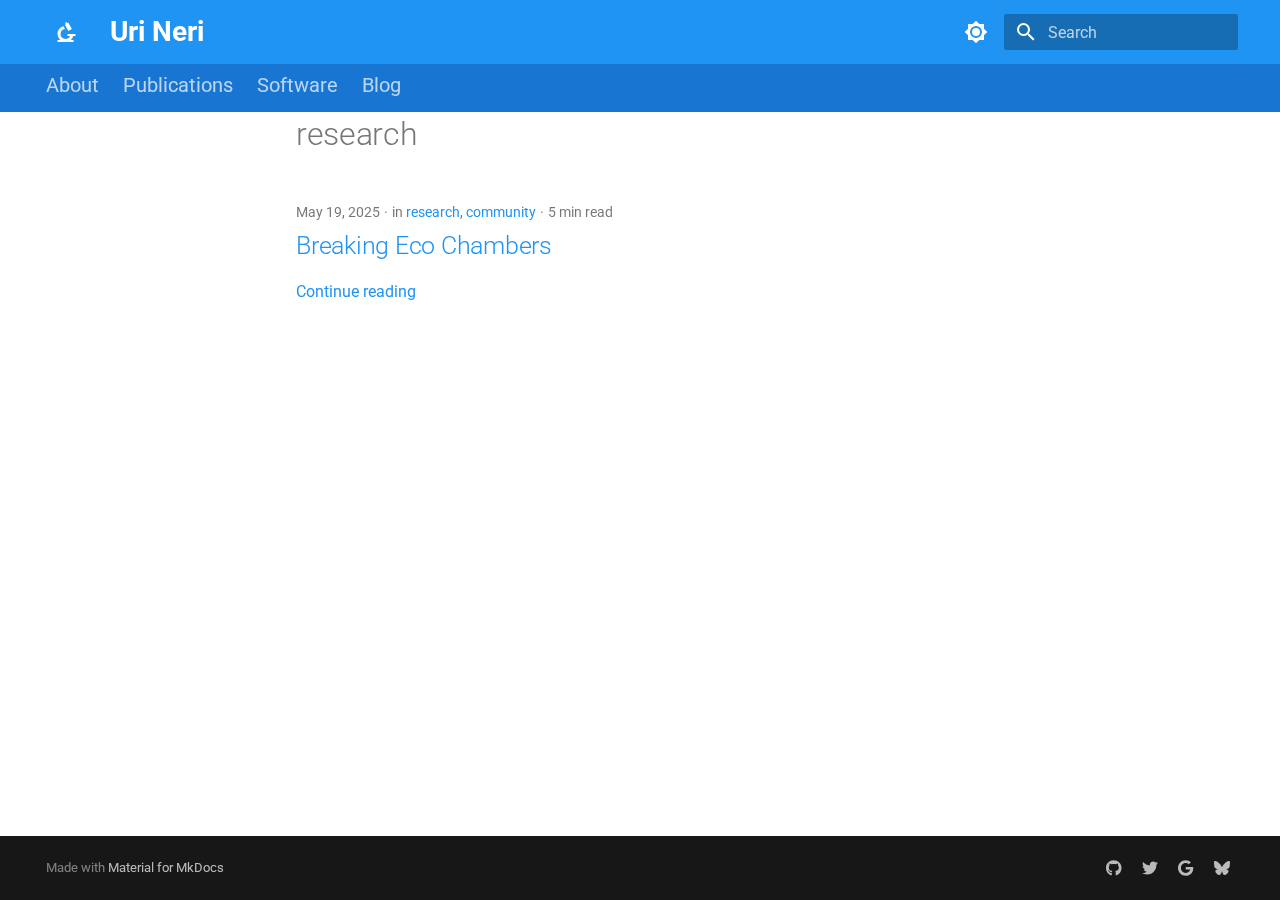
<file: site/blog/category/research/index.html>
<!doctype html>
<html lang="en" class="no-js">
  <head>
    
      <meta charset="utf-8">
      <meta name="viewport" content="width=device-width,initial-scale=1">
      
        <meta name="description" content="Personal academic website of Uri Neri">
      
      
        <meta name="author" content="Uri Neri">
      
      
        <link rel="canonical" href="https://urineri.github.io/blog/category/research/">
      
      
      
      
      <link rel="icon" href="../../../assets/favicon.png">
      <meta name="generator" content="mkdocs-1.6.1, mkdocs-material-9.6.12">
    
    
      
        <title>research - Uri Neri</title>
      
    
    
      <link rel="stylesheet" href="../../../assets/stylesheets/main.2afb09e1.min.css">
      
        
        <link rel="stylesheet" href="../../../assets/stylesheets/palette.06af60db.min.css">
      
      


    
    
      
    
    
      
        
        
        <link rel="preconnect" href="https://fonts.gstatic.com" crossorigin>
        <link rel="stylesheet" href="https://fonts.googleapis.com/css?family=Roboto:300,300i,400,400i,700,700i%7CRoboto+Mono:400,400i,700,700i&display=fallback">
        <style>:root{--md-text-font:"Roboto";--md-code-font:"Roboto Mono"}</style>
      
    
    
      <link rel="stylesheet" href="../../../stylesheets/extra.css">
    
    <script>__md_scope=new URL("../../..",location),__md_hash=e=>[...e].reduce(((e,_)=>(e<<5)-e+_.charCodeAt(0)),0),__md_get=(e,_=localStorage,t=__md_scope)=>JSON.parse(_.getItem(t.pathname+"."+e)),__md_set=(e,_,t=localStorage,a=__md_scope)=>{try{t.setItem(a.pathname+"."+e,JSON.stringify(_))}catch(e){}}</script>
    
      

    
    
    
  </head>
  
  
    
    
      
    
    
    
    
    <body dir="ltr" data-md-color-scheme="default" data-md-color-primary="blue" data-md-color-accent="light-blue">
  
    
    <input class="md-toggle" data-md-toggle="drawer" type="checkbox" id="__drawer" autocomplete="off">
    <input class="md-toggle" data-md-toggle="search" type="checkbox" id="__search" autocomplete="off">
    <label class="md-overlay" for="__drawer"></label>
    <div data-md-component="skip">
      
        
        <a href="#research" class="md-skip">
          Skip to content
        </a>
      
    </div>
    <div data-md-component="announce">
      
    </div>
    
    
      

  

<header class="md-header md-header--shadow md-header--lifted" data-md-component="header">
  <nav class="md-header__inner md-grid" aria-label="Header">
    <a href="../../.." title="Uri Neri" class="md-header__button md-logo" aria-label="Uri Neri" data-md-component="logo">
      
  
  <svg xmlns="http://www.w3.org/2000/svg" viewBox="0 0 24 24"><path d="M9.46 6.28 11.05 9c-2.58.26-4.55 2.41-4.55 5a5 5 0 0 0 5 5c2.05 0 3.81-1.23 4.58-3H13.5v-2h8v2h-2.25a8.05 8.05 0 0 1-2.46 4h2.71v2h-16v-2h2.71a8 8 0 0 1-2.71-6c0-3.63 2.46-6.8 5.96-7.72m3.28-4.21.76 1.3.86-.5 3.5 6.06-3.47 2-3.5-6.06.87-.5-.76-1.3z"/></svg>

    </a>
    <label class="md-header__button md-icon" for="__drawer">
      
      <svg xmlns="http://www.w3.org/2000/svg" viewBox="0 0 24 24"><path d="M3 6h18v2H3zm0 5h18v2H3zm0 5h18v2H3z"/></svg>
    </label>
    <div class="md-header__title" data-md-component="header-title">
      <div class="md-header__ellipsis">
        <div class="md-header__topic">
          <span class="md-ellipsis">
            Uri Neri
          </span>
        </div>
        <div class="md-header__topic" data-md-component="header-topic">
          <span class="md-ellipsis">
            
              research
            
          </span>
        </div>
      </div>
    </div>
    
      
        <form class="md-header__option" data-md-component="palette">
  
    
    
    
    <input class="md-option" data-md-color-media="" data-md-color-scheme="default" data-md-color-primary="blue" data-md-color-accent="light-blue"  aria-label="Switch to dark mode"  type="radio" name="__palette" id="__palette_0">
    
      <label class="md-header__button md-icon" title="Switch to dark mode" for="__palette_1" hidden>
        <svg xmlns="http://www.w3.org/2000/svg" viewBox="0 0 24 24"><path d="M12 8a4 4 0 0 0-4 4 4 4 0 0 0 4 4 4 4 0 0 0 4-4 4 4 0 0 0-4-4m0 10a6 6 0 0 1-6-6 6 6 0 0 1 6-6 6 6 0 0 1 6 6 6 6 0 0 1-6 6m8-9.31V4h-4.69L12 .69 8.69 4H4v4.69L.69 12 4 15.31V20h4.69L12 23.31 15.31 20H20v-4.69L23.31 12z"/></svg>
      </label>
    
  
    
    
    
    <input class="md-option" data-md-color-media="" data-md-color-scheme="slate" data-md-color-primary="blue" data-md-color-accent="light-blue"  aria-label="Switch to light mode"  type="radio" name="__palette" id="__palette_1">
    
      <label class="md-header__button md-icon" title="Switch to light mode" for="__palette_0" hidden>
        <svg xmlns="http://www.w3.org/2000/svg" viewBox="0 0 24 24"><path d="M12 18c-.89 0-1.74-.2-2.5-.55C11.56 16.5 13 14.42 13 12s-1.44-4.5-3.5-5.45C10.26 6.2 11.11 6 12 6a6 6 0 0 1 6 6 6 6 0 0 1-6 6m8-9.31V4h-4.69L12 .69 8.69 4H4v4.69L.69 12 4 15.31V20h4.69L12 23.31 15.31 20H20v-4.69L23.31 12z"/></svg>
      </label>
    
  
</form>
      
    
    
      <script>var palette=__md_get("__palette");if(palette&&palette.color){if("(prefers-color-scheme)"===palette.color.media){var media=matchMedia("(prefers-color-scheme: light)"),input=document.querySelector(media.matches?"[data-md-color-media='(prefers-color-scheme: light)']":"[data-md-color-media='(prefers-color-scheme: dark)']");palette.color.media=input.getAttribute("data-md-color-media"),palette.color.scheme=input.getAttribute("data-md-color-scheme"),palette.color.primary=input.getAttribute("data-md-color-primary"),palette.color.accent=input.getAttribute("data-md-color-accent")}for(var[key,value]of Object.entries(palette.color))document.body.setAttribute("data-md-color-"+key,value)}</script>
    
    
    
      
      
        <label class="md-header__button md-icon" for="__search">
          
          <svg xmlns="http://www.w3.org/2000/svg" viewBox="0 0 24 24"><path d="M9.5 3A6.5 6.5 0 0 1 16 9.5c0 1.61-.59 3.09-1.56 4.23l.27.27h.79l5 5-1.5 1.5-5-5v-.79l-.27-.27A6.52 6.52 0 0 1 9.5 16 6.5 6.5 0 0 1 3 9.5 6.5 6.5 0 0 1 9.5 3m0 2C7 5 5 7 5 9.5S7 14 9.5 14 14 12 14 9.5 12 5 9.5 5"/></svg>
        </label>
        <div class="md-search" data-md-component="search" role="dialog">
  <label class="md-search__overlay" for="__search"></label>
  <div class="md-search__inner" role="search">
    <form class="md-search__form" name="search">
      <input type="text" class="md-search__input" name="query" aria-label="Search" placeholder="Search" autocapitalize="off" autocorrect="off" autocomplete="off" spellcheck="false" data-md-component="search-query" required>
      <label class="md-search__icon md-icon" for="__search">
        
        <svg xmlns="http://www.w3.org/2000/svg" viewBox="0 0 24 24"><path d="M9.5 3A6.5 6.5 0 0 1 16 9.5c0 1.61-.59 3.09-1.56 4.23l.27.27h.79l5 5-1.5 1.5-5-5v-.79l-.27-.27A6.52 6.52 0 0 1 9.5 16 6.5 6.5 0 0 1 3 9.5 6.5 6.5 0 0 1 9.5 3m0 2C7 5 5 7 5 9.5S7 14 9.5 14 14 12 14 9.5 12 5 9.5 5"/></svg>
        
        <svg xmlns="http://www.w3.org/2000/svg" viewBox="0 0 24 24"><path d="M20 11v2H8l5.5 5.5-1.42 1.42L4.16 12l7.92-7.92L13.5 5.5 8 11z"/></svg>
      </label>
      <nav class="md-search__options" aria-label="Search">
        
        <button type="reset" class="md-search__icon md-icon" title="Clear" aria-label="Clear" tabindex="-1">
          
          <svg xmlns="http://www.w3.org/2000/svg" viewBox="0 0 24 24"><path d="M19 6.41 17.59 5 12 10.59 6.41 5 5 6.41 10.59 12 5 17.59 6.41 19 12 13.41 17.59 19 19 17.59 13.41 12z"/></svg>
        </button>
      </nav>
      
    </form>
    <div class="md-search__output">
      <div class="md-search__scrollwrap" tabindex="0" data-md-scrollfix>
        <div class="md-search-result" data-md-component="search-result">
          <div class="md-search-result__meta">
            Initializing search
          </div>
          <ol class="md-search-result__list" role="presentation"></ol>
        </div>
      </div>
    </div>
  </div>
</div>
      
    
    
  </nav>
  
    
      
<nav class="md-tabs" aria-label="Tabs" data-md-component="tabs">
  <div class="md-grid">
    <ul class="md-tabs__list">
      
        
  
  
  
  
    <li class="md-tabs__item">
      <a href="../../.." class="md-tabs__link">
        
  
  
    
  
  About

      </a>
    </li>
  

      
        
  
  
  
  
    <li class="md-tabs__item">
      <a href="../../../publications/" class="md-tabs__link">
        
  
  
    
  
  Publications

      </a>
    </li>
  

      
        
  
  
  
  
    <li class="md-tabs__item">
      <a href="../../../software/" class="md-tabs__link">
        
  
  
    
  
  Software

      </a>
    </li>
  

      
        
  
  
  
  
    <li class="md-tabs__item">
      <a href="../../" class="md-tabs__link">
        
  
  
    
  
  Blog

      </a>
    </li>
  

      
    </ul>
  </div>
</nav>
    
  
</header>
    
    <div class="md-container" data-md-component="container">
      
      
        
      
      <main class="md-main" data-md-component="main">
        <div class="md-main__inner md-grid">
          
            
              
              <div class="md-sidebar md-sidebar--primary" data-md-component="sidebar" data-md-type="navigation" >
                <div class="md-sidebar__scrollwrap">
                  <div class="md-sidebar__inner">
                    


  


<nav class="md-nav md-nav--primary md-nav--lifted" aria-label="Navigation" data-md-level="0">
  <label class="md-nav__title" for="__drawer">
    <a href="../../.." title="Uri Neri" class="md-nav__button md-logo" aria-label="Uri Neri" data-md-component="logo">
      
  
  <svg xmlns="http://www.w3.org/2000/svg" viewBox="0 0 24 24"><path d="M9.46 6.28 11.05 9c-2.58.26-4.55 2.41-4.55 5a5 5 0 0 0 5 5c2.05 0 3.81-1.23 4.58-3H13.5v-2h8v2h-2.25a8.05 8.05 0 0 1-2.46 4h2.71v2h-16v-2h2.71a8 8 0 0 1-2.71-6c0-3.63 2.46-6.8 5.96-7.72m3.28-4.21.76 1.3.86-.5 3.5 6.06-3.47 2-3.5-6.06.87-.5-.76-1.3z"/></svg>

    </a>
    Uri Neri
  </label>
  
  <ul class="md-nav__list" data-md-scrollfix>
    
      
      
  
  
  
  
    <li class="md-nav__item">
      <a href="../../.." class="md-nav__link">
        
  
  
  <span class="md-ellipsis">
    About
    
  </span>
  

      </a>
    </li>
  

    
      
      
  
  
  
  
    <li class="md-nav__item">
      <a href="../../../publications/" class="md-nav__link">
        
  
  
  <span class="md-ellipsis">
    Publications
    
  </span>
  

      </a>
    </li>
  

    
      
      
  
  
  
  
    <li class="md-nav__item">
      <a href="../../../software/" class="md-nav__link">
        
  
  
  <span class="md-ellipsis">
    Software
    
  </span>
  

      </a>
    </li>
  

    
      
      
  
  
  
    
  
  
    <li class="md-nav__item">
      <a href="../../" class="md-nav__link">
        
  
  
  <span class="md-ellipsis">
    Blog
    
  </span>
  

      </a>
    </li>
  

    
  </ul>
</nav>
                  </div>
                </div>
              </div>
            
            
              
              <div class="md-sidebar md-sidebar--secondary" data-md-component="sidebar" data-md-type="toc" >
                <div class="md-sidebar__scrollwrap">
                  <div class="md-sidebar__inner">
                    

<nav class="md-nav md-nav--secondary" aria-label="Table of contents">
  
  
  
    
  
  
</nav>
                  </div>
                </div>
              </div>
            
          
          
  <div class="md-content" data-md-component="content">
    <div class="md-content__inner">
      <header class="md-typeset">
        <h1 id="research">research</h1>
      </header>
      
        <article class="md-post md-post--excerpt">
  <header class="md-post__header">
    
    <div class="md-post__meta md-meta">
      <ul class="md-meta__list">
        <li class="md-meta__item">
          <time datetime="2025-05-19 00:00:00+00:00">May 19, 2025</time></li>
        
          <li class="md-meta__item">
            in
            
              <a href="./" class="md-meta__link">research</a>, 
              <a href="../community/" class="md-meta__link">community</a></li>
        
        
          
          <li class="md-meta__item">
            
              5 min read
            
          </li>
        
      </ul>
      
    </div>
  </header>
  <div class="md-post__content md-typeset">
    <h2 id="breaking-eco-chambers"><a class="toclink" href="../../breaking-eco-chambers/">Breaking Eco Chambers</a></h2>

    
      <nav class="md-post__action">
        <a href="../../breaking-eco-chambers/">
          Continue reading
        </a>
      </nav>
    
  </div>
</article>
      
      
        
          



<nav class="md-pagination">
  
</nav>
        
      
    </div>
  </div>

          
<script>var target=document.getElementById(location.hash.slice(1));target&&target.name&&(target.checked=target.name.startsWith("__tabbed_"))</script>
        </div>
        
          <button type="button" class="md-top md-icon" data-md-component="top" hidden>
  
  <svg xmlns="http://www.w3.org/2000/svg" viewBox="0 0 24 24"><path d="M13 20h-2V8l-5.5 5.5-1.42-1.42L12 4.16l7.92 7.92-1.42 1.42L13 8z"/></svg>
  Back to top
</button>
        
      </main>
      
        <footer class="md-footer">
  
  <div class="md-footer-meta md-typeset">
    <div class="md-footer-meta__inner md-grid">
      <div class="md-copyright">
  
  
    Made with
    <a href="https://squidfunk.github.io/mkdocs-material/" target="_blank" rel="noopener">
      Material for MkDocs
    </a>
  
</div>
      
        <div class="md-social">
  
    
    
    
    
    <a href="https://github.com/urineri" target="_blank" rel="noopener" title="Uri Neri on GitHub" class="md-social__link">
      <svg xmlns="http://www.w3.org/2000/svg" viewBox="0 0 496 512"><!--! Font Awesome Free 6.7.2 by @fontawesome - https://fontawesome.com License - https://fontawesome.com/license/free (Icons: CC BY 4.0, Fonts: SIL OFL 1.1, Code: MIT License) Copyright 2024 Fonticons, Inc.--><path d="M165.9 397.4c0 2-2.3 3.6-5.2 3.6-3.3.3-5.6-1.3-5.6-3.6 0-2 2.3-3.6 5.2-3.6 3-.3 5.6 1.3 5.6 3.6m-31.1-4.5c-.7 2 1.3 4.3 4.3 4.9 2.6 1 5.6 0 6.2-2s-1.3-4.3-4.3-5.2c-2.6-.7-5.5.3-6.2 2.3m44.2-1.7c-2.9.7-4.9 2.6-4.6 4.9.3 2 2.9 3.3 5.9 2.6 2.9-.7 4.9-2.6 4.6-4.6-.3-1.9-3-3.2-5.9-2.9M244.8 8C106.1 8 0 113.3 0 252c0 110.9 69.8 205.8 169.5 239.2 12.8 2.3 17.3-5.6 17.3-12.1 0-6.2-.3-40.4-.3-61.4 0 0-70 15-84.7-29.8 0 0-11.4-29.1-27.8-36.6 0 0-22.9-15.7 1.6-15.4 0 0 24.9 2 38.6 25.8 21.9 38.6 58.6 27.5 72.9 20.9 2.3-16 8.8-27.1 16-33.7-55.9-6.2-112.3-14.3-112.3-110.5 0-27.5 7.6-41.3 23.6-58.9-2.6-6.5-11.1-33.3 2.6-67.9 20.9-6.5 69 27 69 27 20-5.6 41.5-8.5 62.8-8.5s42.8 2.9 62.8 8.5c0 0 48.1-33.6 69-27 13.7 34.7 5.2 61.4 2.6 67.9 16 17.7 25.8 31.5 25.8 58.9 0 96.5-58.9 104.2-114.8 110.5 9.2 7.9 17 22.9 17 46.4 0 33.7-.3 75.4-.3 83.6 0 6.5 4.6 14.4 17.3 12.1C428.2 457.8 496 362.9 496 252 496 113.3 383.5 8 244.8 8M97.2 352.9c-1.3 1-1 3.3.7 5.2 1.6 1.6 3.9 2.3 5.2 1 1.3-1 1-3.3-.7-5.2-1.6-1.6-3.9-2.3-5.2-1m-10.8-8.1c-.7 1.3.3 2.9 2.3 3.9 1.6 1 3.6.7 4.3-.7.7-1.3-.3-2.9-2.3-3.9-2-.6-3.6-.3-4.3.7m32.4 35.6c-1.6 1.3-1 4.3 1.3 6.2 2.3 2.3 5.2 2.6 6.5 1 1.3-1.3.7-4.3-1.3-6.2-2.2-2.3-5.2-2.6-6.5-1m-11.4-14.7c-1.6 1-1.6 3.6 0 5.9s4.3 3.3 5.6 2.3c1.6-1.3 1.6-3.9 0-6.2-1.4-2.3-4-3.3-5.6-2"/></svg>
    </a>
  
    
    
    
    
    <a href="https://x.com/UriNeri2" target="_blank" rel="noopener" title="Uri Neri on Twitter" class="md-social__link">
      <svg xmlns="http://www.w3.org/2000/svg" viewBox="0 0 512 512"><!--! Font Awesome Free 6.7.2 by @fontawesome - https://fontawesome.com License - https://fontawesome.com/license/free (Icons: CC BY 4.0, Fonts: SIL OFL 1.1, Code: MIT License) Copyright 2024 Fonticons, Inc.--><path d="M459.37 151.716c.325 4.548.325 9.097.325 13.645 0 138.72-105.583 298.558-298.558 298.558-59.452 0-114.68-17.219-161.137-47.106 8.447.974 16.568 1.299 25.34 1.299 49.055 0 94.213-16.568 130.274-44.832-46.132-.975-84.792-31.188-98.112-72.772 6.498.974 12.995 1.624 19.818 1.624 9.421 0 18.843-1.3 27.614-3.573-48.081-9.747-84.143-51.98-84.143-102.985v-1.299c13.969 7.797 30.214 12.67 47.431 13.319-28.264-18.843-46.781-51.005-46.781-87.391 0-19.492 5.197-37.36 14.294-52.954 51.655 63.675 129.3 105.258 216.365 109.807-1.624-7.797-2.599-15.918-2.599-24.04 0-57.828 46.782-104.934 104.934-104.934 30.213 0 57.502 12.67 76.67 33.137 23.715-4.548 46.456-13.32 66.599-25.34-7.798 24.366-24.366 44.833-46.132 57.827 21.117-2.273 41.584-8.122 60.426-16.243-14.292 20.791-32.161 39.308-52.628 54.253"/></svg>
    </a>
  
    
    
    
    
    <a href="https://scholar.google.com/citations?user=VComRgYAAAAJ" target="_blank" rel="noopener" title="Uri Neri on Google Scholar" class="md-social__link">
      <svg xmlns="http://www.w3.org/2000/svg" viewBox="0 0 488 512"><!--! Font Awesome Free 6.7.2 by @fontawesome - https://fontawesome.com License - https://fontawesome.com/license/free (Icons: CC BY 4.0, Fonts: SIL OFL 1.1, Code: MIT License) Copyright 2024 Fonticons, Inc.--><path d="M488 261.8C488 403.3 391.1 504 248 504 110.8 504 0 393.2 0 256S110.8 8 248 8c66.8 0 123 24.5 166.3 64.9l-67.5 64.9C258.5 52.6 94.3 116.6 94.3 256c0 86.5 69.1 156.6 153.7 156.6 98.2 0 135-70.4 140.8-106.9H248v-85.3h236.1c2.3 12.7 3.9 24.9 3.9 41.4"/></svg>
    </a>
  
    
    
    
    
    <a href="https://bsky.app/profile/urineri.bsky.social" target="_blank" rel="noopener" title="Uri Neri on Bluesky" class="md-social__link">
      <svg xmlns="http://www.w3.org/2000/svg" viewBox="0 0 24 24"><path d="M12 10.8c-1.087-2.114-4.046-6.053-6.798-7.995C2.566.944 1.561 1.266.902 1.565.139 1.908 0 3.08 0 3.768c0 .69.378 5.65.624 6.479.815 2.736 3.713 3.66 6.383 3.364q.204-.03.415-.056-.207.033-.415.056c-3.912.58-7.387 2.005-2.83 7.078 5.013 5.19 6.87-1.113 7.823-4.308.953 3.195 2.05 9.271 7.733 4.308 4.267-4.308 1.172-6.498-2.74-7.078a9 9 0 0 1-.415-.056q.21.026.415.056c2.67.297 5.568-.628 6.383-3.364.246-.828.624-5.79.624-6.478 0-.69-.139-1.861-.902-2.206-.659-.298-1.664-.62-4.3 1.24C16.046 4.748 13.087 8.687 12 10.8"/></svg>
    </a>
  
</div>
      
    </div>
  </div>
</footer>
      
    </div>
    <div class="md-dialog" data-md-component="dialog">
      <div class="md-dialog__inner md-typeset"></div>
    </div>
    
    
    
      
      <script id="__config" type="application/json">{"base": "../../..", "features": ["navigation.instant", "navigation.tracking", "navigation.tabs", "navigation.tabs.sticky", "navigation.sections", "navigation.top", "header.autohide"], "search": "../../../assets/javascripts/workers/search.f8cc74c7.min.js", "tags": null, "translations": {"clipboard.copied": "Copied to clipboard", "clipboard.copy": "Copy to clipboard", "search.result.more.one": "1 more on this page", "search.result.more.other": "# more on this page", "search.result.none": "No matching documents", "search.result.one": "1 matching document", "search.result.other": "# matching documents", "search.result.placeholder": "Type to start searching", "search.result.term.missing": "Missing", "select.version": "Select version"}, "version": null}</script>
    
    
      <script src="../../../assets/javascripts/bundle.c8b220af.min.js"></script>
      
        <script src="../../../javascripts/software.js"></script>
      
    
  </body>
</html>
</file>
<file: site/stylesheets/extra.css>
/* Make the top navigation banner larger */
.md-header {
    height: 3.2rem;
}

.md-header__inner {
    height: 3.2rem;
    padding: 0.6rem;
}

.md-header__button {
    padding: 0.6rem;
}

.md-header__title {
    font-size: 1.4rem;
}

/* Hide table of contents for home page */
.homepage .md-sidebar--secondary {
    display: none;
}

/* Hide the side navigation for the current page when it's in the top nav */
.md-nav__item .md-nav__link--active {
    display: none;
}

/* Adjust navigation tabs */
.md-tabs {
    background-color: var(--md-primary-fg-color--dark);
}

.md-tabs__link {
    font-size: 1rem;
    margin-top: 0.4rem;
}

/* Style social buttons */
.md-button {
    text-transform: none;
    font-weight: 400;
    font-size: 0.8rem;
    padding: 0.3rem 0.6rem;
}

.md-button--primary {
    background-color: var(--md-primary-fg-color);
    border-color: var(--md-primary-fg-color);
    color: var(--md-primary-bg-color);
}

.md-button--primary:hover {
    background-color: var(--md-primary-fg-color--dark);
    border-color: var(--md-primary-fg-color--dark);
}

/* Profile image */
.profile-header img {
    width: 350px;
    height: auto;
    margin-right: 2rem;
    margin-bottom: 1rem;
    border-radius: 8px;
}

/* Software page styles */
.sort-buttons {
    margin: 1rem 0;
    display: flex;
    gap: 0.5rem;
    flex-wrap: wrap;
}

.sort-button {
    padding: 0.5rem 1rem;
    border: 1px solid var(--md-primary-fg-color);
    border-radius: 4px;
    background: transparent;
    color: var(--md-primary-fg-color);
    cursor: pointer;
    transition: all 0.2s ease;
}

.sort-button:hover {
    background: var(--md-primary-fg-color);
    color: var(--md-primary-bg-color);
}

.sort-button.active {
    background: var(--md-primary-fg-color);
    color: var(--md-primary-bg-color);
}

.repo-card {
    border: 1px solid var(--md-default-fg-color--lightest);
    border-radius: 4px;
    padding: 1rem;
    margin: 1rem 0;
    transition: all 0.2s ease;
}

.repo-card:hover {
    border-color: var(--md-primary-fg-color);
    box-shadow: 0 2px 4px rgba(0, 0, 0, 0.1);
}

.repo-card h3 {
    margin: 0 0 0.5rem 0;
}

.repo-meta {
    display: flex;
    gap: 1rem;
    font-size: 0.9rem;
    color: var(--md-default-fg-color--light);
}

.repo-topics {
    display: flex;
    gap: 0.5rem;
    flex-wrap: wrap;
    margin-top: 0.5rem;
}

.repo-topic {
    font-size: 0.8rem;
    padding: 0.2rem 0.5rem;
    background: var(--md-code-bg-color);
    border-radius: 4px;
}

.social-banner {
    clear: both;
    margin: 1rem 0;
    text-align: center;
    display: flex;
    justify-content: center;
    gap: 0.5rem;
    flex-wrap: nowrap;
}

.social-banner .md-button {
    margin: 0;
    font-size: 0.7rem;
    padding: 0.25rem 0.5rem;
}
</file>
<file: site/assets/stylesheets/main.2afb09e1.min.css>
@charset "UTF-8";html{-webkit-text-size-adjust:none;-moz-text-size-adjust:none;text-size-adjust:none;box-sizing:border-box}*,:after,:before{box-sizing:inherit}@media (prefers-reduced-motion){*,:after,:before{transition:none!important}}body{margin:0}a,button,input,label{-webkit-tap-highlight-color:transparent}a{color:inherit;text-decoration:none}hr{border:0;box-sizing:initial;display:block;height:.05rem;overflow:visible;padding:0}small{font-size:80%}sub,sup{line-height:1em}img{border-style:none}table{border-collapse:initial;border-spacing:0}td,th{font-weight:400;vertical-align:top}button{background:#0000;border:0;font-family:inherit;font-size:inherit;margin:0;padding:0}input{border:0;outline:none}:root{--md-primary-fg-color:#4051b5;--md-primary-fg-color--light:#5d6cc0;--md-primary-fg-color--dark:#303fa1;--md-primary-bg-color:#fff;--md-primary-bg-color--light:#ffffffb3;--md-accent-fg-color:#526cfe;--md-accent-fg-color--transparent:#526cfe1a;--md-accent-bg-color:#fff;--md-accent-bg-color--light:#ffffffb3}[data-md-color-scheme=default]{color-scheme:light}[data-md-color-scheme=default] img[src$="#gh-dark-mode-only"],[data-md-color-scheme=default] img[src$="#only-dark"]{display:none}:root,[data-md-color-scheme=default]{--md-hue:225deg;--md-default-fg-color:#000000de;--md-default-fg-color--light:#0000008a;--md-default-fg-color--lighter:#00000052;--md-default-fg-color--lightest:#00000012;--md-default-bg-color:#fff;--md-default-bg-color--light:#ffffffb3;--md-default-bg-color--lighter:#ffffff4d;--md-default-bg-color--lightest:#ffffff1f;--md-code-fg-color:#36464e;--md-code-bg-color:#f5f5f5;--md-code-hl-color:#4287ff;--md-code-hl-color--light:#4287ff1a;--md-code-hl-number-color:#d52a2a;--md-code-hl-special-color:#db1457;--md-code-hl-function-color:#a846b9;--md-code-hl-constant-color:#6e59d9;--md-code-hl-keyword-color:#3f6ec6;--md-code-hl-string-color:#1c7d4d;--md-code-hl-name-color:var(--md-code-fg-color);--md-code-hl-operator-color:var(--md-default-fg-color--light);--md-code-hl-punctuation-color:var(--md-default-fg-color--light);--md-code-hl-comment-color:var(--md-default-fg-color--light);--md-code-hl-generic-color:var(--md-default-fg-color--light);--md-code-hl-variable-color:var(--md-default-fg-color--light);--md-typeset-color:var(--md-default-fg-color);--md-typeset-a-color:var(--md-primary-fg-color);--md-typeset-del-color:#f5503d26;--md-typeset-ins-color:#0bd57026;--md-typeset-kbd-color:#fafafa;--md-typeset-kbd-accent-color:#fff;--md-typeset-kbd-border-color:#b8b8b8;--md-typeset-mark-color:#ffff0080;--md-typeset-table-color:#0000001f;--md-typeset-table-color--light:rgba(0,0,0,.035);--md-admonition-fg-color:var(--md-default-fg-color);--md-admonition-bg-color:var(--md-default-bg-color);--md-warning-fg-color:#000000de;--md-warning-bg-color:#ff9;--md-footer-fg-color:#fff;--md-footer-fg-color--light:#ffffffb3;--md-footer-fg-color--lighter:#ffffff73;--md-footer-bg-color:#000000de;--md-footer-bg-color--dark:#00000052;--md-shadow-z1:0 0.2rem 0.5rem #0000000d,0 0 0.05rem #0000001a;--md-shadow-z2:0 0.2rem 0.5rem #0000001a,0 0 0.05rem #00000040;--md-shadow-z3:0 0.2rem 0.5rem #0003,0 0 0.05rem #00000059}.md-icon svg{fill:currentcolor;display:block;height:1.2rem;width:1.2rem}body{-webkit-font-smoothing:antialiased;-moz-osx-font-smoothing:grayscale;--md-text-font-family:var(--md-text-font,_),-apple-system,BlinkMacSystemFont,Helvetica,Arial,sans-serif;--md-code-font-family:var(--md-code-font,_),SFMono-Regular,Consolas,Menlo,monospace}aside,body,input{font-feature-settings:"kern","liga";color:var(--md-typeset-color);font-family:var(--md-text-font-family)}code,kbd,pre{font-feature-settings:"kern";font-family:var(--md-code-font-family)}:root{--md-typeset-table-sort-icon:url('data:image/svg+xml;charset=utf-8,<svg xmlns="http://www.w3.org/2000/svg" viewBox="0 0 24 24"><path d="m18 21-4-4h3V7h-3l4-4 4 4h-3v10h3M2 19v-2h10v2M2 13v-2h7v2M2 7V5h4v2z"/></svg>');--md-typeset-table-sort-icon--asc:url('data:image/svg+xml;charset=utf-8,<svg xmlns="http://www.w3.org/2000/svg" viewBox="0 0 24 24"><path d="M19 17h3l-4 4-4-4h3V3h2M2 17h10v2H2M6 5v2H2V5m0 6h7v2H2z"/></svg>');--md-typeset-table-sort-icon--desc:url('data:image/svg+xml;charset=utf-8,<svg xmlns="http://www.w3.org/2000/svg" viewBox="0 0 24 24"><path d="M19 7h3l-4-4-4 4h3v14h2M2 17h10v2H2M6 5v2H2V5m0 6h7v2H2z"/></svg>')}.md-typeset{-webkit-print-color-adjust:exact;color-adjust:exact;font-size:.8rem;line-height:1.6;overflow-wrap:break-word}@media print{.md-typeset{font-size:.68rem}}.md-typeset blockquote,.md-typeset dl,.md-typeset figure,.md-typeset ol,.md-typeset pre,.md-typeset ul{margin-bottom:1em;margin-top:1em}.md-typeset h1{color:var(--md-default-fg-color--light);font-size:2em;line-height:1.3;margin:0 0 1.25em}.md-typeset h1,.md-typeset h2{font-weight:300;letter-spacing:-.01em}.md-typeset h2{font-size:1.5625em;line-height:1.4;margin:1.6em 0 .64em}.md-typeset h3{font-size:1.25em;font-weight:400;letter-spacing:-.01em;line-height:1.5;margin:1.6em 0 .8em}.md-typeset h2+h3{margin-top:.8em}.md-typeset h4{font-weight:700;letter-spacing:-.01em;margin:1em 0}.md-typeset h5,.md-typeset h6{color:var(--md-default-fg-color--light);font-size:.8em;font-weight:700;letter-spacing:-.01em;margin:1.25em 0}.md-typeset h5{text-transform:uppercase}.md-typeset h5 code{text-transform:none}.md-typeset hr{border-bottom:.05rem solid var(--md-default-fg-color--lightest);display:flow-root;margin:1.5em 0}.md-typeset a{color:var(--md-typeset-a-color);word-break:break-word}.md-typeset a,.md-typeset a:before{transition:color 125ms}.md-typeset a:focus,.md-typeset a:hover{color:var(--md-accent-fg-color)}.md-typeset a:focus code,.md-typeset a:hover code{background-color:var(--md-accent-fg-color--transparent)}.md-typeset a code{color:currentcolor;transition:background-color 125ms}.md-typeset a.focus-visible{outline-color:var(--md-accent-fg-color);outline-offset:.2rem}.md-typeset code,.md-typeset kbd,.md-typeset pre{color:var(--md-code-fg-color);direction:ltr;font-variant-ligatures:none}@media print{.md-typeset code,.md-typeset kbd,.md-typeset pre{white-space:pre-wrap}}.md-typeset code{background-color:var(--md-code-bg-color);border-radius:.1rem;-webkit-box-decoration-break:clone;box-decoration-break:clone;font-size:.85em;padding:0 .2941176471em;word-break:break-word}.md-typeset code:not(.focus-visible){-webkit-tap-highlight-color:transparent;outline:none}.md-typeset pre{display:flow-root;line-height:1.4;position:relative}.md-typeset pre>code{-webkit-box-decoration-break:slice;box-decoration-break:slice;box-shadow:none;display:block;margin:0;outline-color:var(--md-accent-fg-color);overflow:auto;padding:.7720588235em 1.1764705882em;scrollbar-color:var(--md-default-fg-color--lighter) #0000;scrollbar-width:thin;touch-action:auto;word-break:normal}.md-typeset pre>code:hover{scrollbar-color:var(--md-accent-fg-color) #0000}.md-typeset pre>code::-webkit-scrollbar{height:.2rem;width:.2rem}.md-typeset pre>code::-webkit-scrollbar-thumb{background-color:var(--md-default-fg-color--lighter)}.md-typeset pre>code::-webkit-scrollbar-thumb:hover{background-color:var(--md-accent-fg-color)}.md-typeset kbd{background-color:var(--md-typeset-kbd-color);border-radius:.1rem;box-shadow:0 .1rem 0 .05rem var(--md-typeset-kbd-border-color),0 .1rem 0 var(--md-typeset-kbd-border-color),0 -.1rem .2rem var(--md-typeset-kbd-accent-color) inset;color:var(--md-default-fg-color);display:inline-block;font-size:.75em;padding:0 .6666666667em;vertical-align:text-top;word-break:break-word}.md-typeset mark{background-color:var(--md-typeset-mark-color);-webkit-box-decoration-break:clone;box-decoration-break:clone;color:inherit;word-break:break-word}.md-typeset abbr{border-bottom:.05rem dotted var(--md-default-fg-color--light);cursor:help;text-decoration:none}.md-typeset small{opacity:.75}[dir=ltr] .md-typeset sub,[dir=ltr] .md-typeset sup{margin-left:.078125em}[dir=rtl] .md-typeset sub,[dir=rtl] .md-typeset sup{margin-right:.078125em}[dir=ltr] .md-typeset blockquote{padding-left:.6rem}[dir=rtl] .md-typeset blockquote{padding-right:.6rem}[dir=ltr] .md-typeset blockquote{border-left:.2rem solid var(--md-default-fg-color--lighter)}[dir=rtl] .md-typeset blockquote{border-right:.2rem solid var(--md-default-fg-color--lighter)}.md-typeset blockquote{color:var(--md-default-fg-color--light);margin-left:0;margin-right:0}.md-typeset ul{list-style-type:disc}.md-typeset ul[type]{list-style-type:revert-layer}[dir=ltr] .md-typeset ol,[dir=ltr] .md-typeset ul{margin-left:.625em}[dir=rtl] .md-typeset ol,[dir=rtl] .md-typeset ul{margin-right:.625em}.md-typeset ol,.md-typeset ul{padding:0}.md-typeset ol:not([hidden]),.md-typeset ul:not([hidden]){display:flow-root}.md-typeset ol ol,.md-typeset ul ol{list-style-type:lower-alpha}.md-typeset ol ol ol,.md-typeset ul ol ol{list-style-type:lower-roman}.md-typeset ol ol ol ol,.md-typeset ul ol ol ol{list-style-type:upper-alpha}.md-typeset ol ol ol ol ol,.md-typeset ul ol ol ol ol{list-style-type:upper-roman}.md-typeset ol[type],.md-typeset ul[type]{list-style-type:revert-layer}[dir=ltr] .md-typeset ol li,[dir=ltr] .md-typeset ul li{margin-left:1.25em}[dir=rtl] .md-typeset ol li,[dir=rtl] .md-typeset ul li{margin-right:1.25em}.md-typeset ol li,.md-typeset ul li{margin-bottom:.5em}.md-typeset ol li blockquote,.md-typeset ol li p,.md-typeset ul li blockquote,.md-typeset ul li p{margin:.5em 0}.md-typeset ol li:last-child,.md-typeset ul li:last-child{margin-bottom:0}[dir=ltr] .md-typeset ol li ol,[dir=ltr] .md-typeset ol li ul,[dir=ltr] .md-typeset ul li ol,[dir=ltr] .md-typeset ul li ul{margin-left:.625em}[dir=rtl] .md-typeset ol li ol,[dir=rtl] .md-typeset ol li ul,[dir=rtl] .md-typeset ul li ol,[dir=rtl] .md-typeset ul li ul{margin-right:.625em}.md-typeset ol li ol,.md-typeset ol li ul,.md-typeset ul li ol,.md-typeset ul li ul{margin-bottom:.5em;margin-top:.5em}[dir=ltr] .md-typeset dd{margin-left:1.875em}[dir=rtl] .md-typeset dd{margin-right:1.875em}.md-typeset dd{margin-bottom:1.5em;margin-top:1em}.md-typeset img,.md-typeset svg,.md-typeset video{height:auto;max-width:100%}.md-typeset img[align=left]{margin:1em 1em 1em 0}.md-typeset img[align=right]{margin:1em 0 1em 1em}.md-typeset img[align]:only-child{margin-top:0}.md-typeset figure{display:flow-root;margin:1em auto;max-width:100%;text-align:center;width:-moz-fit-content;width:fit-content}.md-typeset figure img{display:block;margin:0 auto}.md-typeset figcaption{font-style:italic;margin:1em auto;max-width:24rem}.md-typeset iframe{max-width:100%}.md-typeset table:not([class]){background-color:var(--md-default-bg-color);border:.05rem solid var(--md-typeset-table-color);border-radius:.1rem;display:inline-block;font-size:.64rem;max-width:100%;overflow:auto;touch-action:auto}@media print{.md-typeset table:not([class]){display:table}}.md-typeset table:not([class])+*{margin-top:1.5em}.md-typeset table:not([class]) td>:first-child,.md-typeset table:not([class]) th>:first-child{margin-top:0}.md-typeset table:not([class]) td>:last-child,.md-typeset table:not([class]) th>:last-child{margin-bottom:0}.md-typeset table:not([class]) td:not([align]),.md-typeset table:not([class]) th:not([align]){text-align:left}[dir=rtl] .md-typeset table:not([class]) td:not([align]),[dir=rtl] .md-typeset table:not([class]) th:not([align]){text-align:right}.md-typeset table:not([class]) th{font-weight:700;min-width:5rem;padding:.9375em 1.25em;vertical-align:top}.md-typeset table:not([class]) td{border-top:.05rem solid var(--md-typeset-table-color);padding:.9375em 1.25em;vertical-align:top}.md-typeset table:not([class]) tbody tr{transition:background-color 125ms}.md-typeset table:not([class]) tbody tr:hover{background-color:var(--md-typeset-table-color--light);box-shadow:0 .05rem 0 var(--md-default-bg-color) inset}.md-typeset table:not([class]) a{word-break:normal}.md-typeset table th[role=columnheader]{cursor:pointer}[dir=ltr] .md-typeset table th[role=columnheader]:after{margin-left:.5em}[dir=rtl] .md-typeset table th[role=columnheader]:after{margin-right:.5em}.md-typeset table th[role=columnheader]:after{content:"";display:inline-block;height:1.2em;-webkit-mask-image:var(--md-typeset-table-sort-icon);mask-image:var(--md-typeset-table-sort-icon);-webkit-mask-repeat:no-repeat;mask-repeat:no-repeat;-webkit-mask-size:contain;mask-size:contain;transition:background-color 125ms;vertical-align:text-bottom;width:1.2em}.md-typeset table th[role=columnheader]:hover:after{background-color:var(--md-default-fg-color--lighter)}.md-typeset table th[role=columnheader][aria-sort=ascending]:after{background-color:var(--md-default-fg-color--light);-webkit-mask-image:var(--md-typeset-table-sort-icon--asc);mask-image:var(--md-typeset-table-sort-icon--asc)}.md-typeset table th[role=columnheader][aria-sort=descending]:after{background-color:var(--md-default-fg-color--light);-webkit-mask-image:var(--md-typeset-table-sort-icon--desc);mask-image:var(--md-typeset-table-sort-icon--desc)}.md-typeset__scrollwrap{margin:1em -.8rem;overflow-x:auto;touch-action:auto}.md-typeset__table{display:inline-block;margin-bottom:.5em;padding:0 .8rem}@media print{.md-typeset__table{display:block}}html .md-typeset__table table{display:table;margin:0;overflow:hidden;width:100%}@media screen and (max-width:44.984375em){.md-content__inner>pre{margin:1em -.8rem}.md-content__inner>pre code{border-radius:0}}.md-typeset .md-author{border-radius:100%;display:block;flex-shrink:0;height:1.6rem;overflow:hidden;position:relative;transition:color 125ms,transform 125ms;width:1.6rem}.md-typeset .md-author img{display:block}.md-typeset .md-author--more{background:var(--md-default-fg-color--lightest);color:var(--md-default-fg-color--lighter);font-size:.6rem;font-weight:700;line-height:1.6rem;text-align:center}.md-typeset .md-author--long{height:2.4rem;width:2.4rem}.md-typeset a.md-author{transform:scale(1)}.md-typeset a.md-author img{border-radius:100%;filter:grayscale(100%) opacity(75%);transition:filter 125ms}.md-typeset a.md-author:focus,.md-typeset a.md-author:hover{transform:scale(1.1);z-index:1}.md-typeset a.md-author:focus img,.md-typeset a.md-author:hover img{filter:grayscale(0)}.md-banner{background-color:var(--md-footer-bg-color);color:var(--md-footer-fg-color);overflow:auto}@media print{.md-banner{display:none}}.md-banner--warning{background-color:var(--md-warning-bg-color);color:var(--md-warning-fg-color)}.md-banner__inner{font-size:.7rem;margin:.6rem auto;padding:0 .8rem}[dir=ltr] .md-banner__button{float:right}[dir=rtl] .md-banner__button{float:left}.md-banner__button{color:inherit;cursor:pointer;transition:opacity .25s}.no-js .md-banner__button{display:none}.md-banner__button:hover{opacity:.7}html{font-size:125%;height:100%;overflow-x:hidden}@media screen and (min-width:100em){html{font-size:137.5%}}@media screen and (min-width:125em){html{font-size:150%}}body{background-color:var(--md-default-bg-color);display:flex;flex-direction:column;font-size:.5rem;min-height:100%;position:relative;width:100%}@media print{body{display:block}}@media screen and (max-width:59.984375em){body[data-md-scrolllock]{position:fixed}}.md-grid{margin-left:auto;margin-right:auto;max-width:61rem}.md-container{display:flex;flex-direction:column;flex-grow:1}@media print{.md-container{display:block}}.md-main{flex-grow:1}.md-main__inner{display:flex;height:100%;margin-top:1.5rem}.md-ellipsis{overflow:hidden;text-overflow:ellipsis}.md-toggle{display:none}.md-option{height:0;opacity:0;position:absolute;width:0}.md-option:checked+label:not([hidden]){display:block}.md-option.focus-visible+label{outline-color:var(--md-accent-fg-color);outline-style:auto}.md-skip{background-color:var(--md-default-fg-color);border-radius:.1rem;color:var(--md-default-bg-color);font-size:.64rem;margin:.5rem;opacity:0;outline-color:var(--md-accent-fg-color);padding:.3rem .5rem;position:fixed;transform:translateY(.4rem);z-index:-1}.md-skip:focus{opacity:1;transform:translateY(0);transition:transform .25s cubic-bezier(.4,0,.2,1),opacity 175ms 75ms;z-index:10}@page{margin:25mm}:root{--md-clipboard-icon:url('data:image/svg+xml;charset=utf-8,<svg xmlns="http://www.w3.org/2000/svg" viewBox="0 0 24 24"><path d="M19 21H8V7h11m0-2H8a2 2 0 0 0-2 2v14a2 2 0 0 0 2 2h11a2 2 0 0 0 2-2V7a2 2 0 0 0-2-2m-3-4H4a2 2 0 0 0-2 2v14h2V3h12z"/></svg>')}.md-clipboard{border-radius:.1rem;color:var(--md-default-fg-color--lightest);cursor:pointer;height:1.5em;outline-color:var(--md-accent-fg-color);outline-offset:.1rem;position:absolute;right:.5em;top:.5em;transition:color .25s;width:1.5em;z-index:1}@media print{.md-clipboard{display:none}}.md-clipboard:not(.focus-visible){-webkit-tap-highlight-color:transparent;outline:none}:hover>.md-clipboard{color:var(--md-default-fg-color--light)}.md-clipboard:focus,.md-clipboard:hover{color:var(--md-accent-fg-color)}.md-clipboard:after{background-color:currentcolor;content:"";display:block;height:1.125em;margin:0 auto;-webkit-mask-image:var(--md-clipboard-icon);mask-image:var(--md-clipboard-icon);-webkit-mask-position:center;mask-position:center;-webkit-mask-repeat:no-repeat;mask-repeat:no-repeat;-webkit-mask-size:contain;mask-size:contain;width:1.125em}.md-clipboard--inline{cursor:pointer}.md-clipboard--inline code{transition:color .25s,background-color .25s}.md-clipboard--inline:focus code,.md-clipboard--inline:hover code{background-color:var(--md-accent-fg-color--transparent);color:var(--md-accent-fg-color)}.md-typeset .md-code__content{display:grid}@keyframes consent{0%{opacity:0;transform:translateY(100%)}to{opacity:1;transform:translateY(0)}}@keyframes overlay{0%{opacity:0}to{opacity:1}}.md-consent__overlay{animation:overlay .25s both;-webkit-backdrop-filter:blur(.1rem);backdrop-filter:blur(.1rem);background-color:#0000008a;height:100%;opacity:1;position:fixed;top:0;width:100%;z-index:5}.md-consent__inner{animation:consent .5s cubic-bezier(.1,.7,.1,1) both;background-color:var(--md-default-bg-color);border:0;border-radius:.1rem;bottom:0;box-shadow:0 0 .2rem #0000001a,0 .2rem .4rem #0003;max-height:100%;overflow:auto;padding:0;position:fixed;width:100%;z-index:5}.md-consent__form{padding:.8rem}.md-consent__settings{display:none;margin:1em 0}input:checked+.md-consent__settings{display:block}.md-consent__controls{margin-bottom:.8rem}.md-typeset .md-consent__controls .md-button{display:inline}@media screen and (max-width:44.984375em){.md-typeset .md-consent__controls .md-button{display:block;margin-top:.4rem;text-align:center;width:100%}}.md-consent label{cursor:pointer}.md-content{flex-grow:1;min-width:0}.md-content__inner{margin:0 .8rem 1.2rem;padding-top:.6rem}@media screen and (min-width:76.25em){[dir=ltr] .md-sidebar--primary:not([hidden])~.md-content>.md-content__inner{margin-left:1.2rem}[dir=ltr] .md-sidebar--secondary:not([hidden])~.md-content>.md-content__inner,[dir=rtl] .md-sidebar--primary:not([hidden])~.md-content>.md-content__inner{margin-right:1.2rem}[dir=rtl] .md-sidebar--secondary:not([hidden])~.md-content>.md-content__inner{margin-left:1.2rem}}.md-content__inner:before{content:"";display:block;height:.4rem}.md-content__inner>:last-child{margin-bottom:0}[dir=ltr] .md-content__button{float:right}[dir=rtl] .md-content__button{float:left}[dir=ltr] .md-content__button{margin-left:.4rem}[dir=rtl] .md-content__button{margin-right:.4rem}.md-content__button{margin:.4rem 0;padding:0}@media print{.md-content__button{display:none}}.md-typeset .md-content__button{color:var(--md-default-fg-color--lighter)}.md-content__button svg{display:inline;vertical-align:top}[dir=rtl] .md-content__button svg{transform:scaleX(-1)}[dir=ltr] .md-dialog{right:.8rem}[dir=rtl] .md-dialog{left:.8rem}.md-dialog{background-color:var(--md-default-fg-color);border-radius:.1rem;bottom:.8rem;box-shadow:var(--md-shadow-z3);min-width:11.1rem;opacity:0;padding:.4rem .6rem;pointer-events:none;position:fixed;transform:translateY(100%);transition:transform 0ms .4s,opacity .4s;z-index:4}@media print{.md-dialog{display:none}}.md-dialog--active{opacity:1;pointer-events:auto;transform:translateY(0);transition:transform .4s cubic-bezier(.075,.85,.175,1),opacity .4s}.md-dialog__inner{color:var(--md-default-bg-color);font-size:.7rem}.md-feedback{margin:2em 0 1em;text-align:center}.md-feedback fieldset{border:none;margin:0;padding:0}.md-feedback__title{font-weight:700;margin:1em auto}.md-feedback__inner{position:relative}.md-feedback__list{display:flex;flex-wrap:wrap;place-content:baseline center;position:relative}.md-feedback__list:hover .md-icon:not(:disabled){color:var(--md-default-fg-color--lighter)}:disabled .md-feedback__list{min-height:1.8rem}.md-feedback__icon{color:var(--md-default-fg-color--light);cursor:pointer;flex-shrink:0;margin:0 .1rem;transition:color 125ms}.md-feedback__icon:not(:disabled).md-icon:hover{color:var(--md-accent-fg-color)}.md-feedback__icon:disabled{color:var(--md-default-fg-color--lightest);pointer-events:none}.md-feedback__note{opacity:0;position:relative;transform:translateY(.4rem);transition:transform .4s cubic-bezier(.1,.7,.1,1),opacity .15s}.md-feedback__note>*{margin:0 auto;max-width:16rem}:disabled .md-feedback__note{opacity:1;transform:translateY(0)}@media print{.md-feedback{display:none}}.md-footer{background-color:var(--md-footer-bg-color);color:var(--md-footer-fg-color)}@media print{.md-footer{display:none}}.md-footer__inner{justify-content:space-between;overflow:auto;padding:.2rem}.md-footer__inner:not([hidden]){display:flex}.md-footer__link{align-items:end;display:flex;flex-grow:0.01;margin-bottom:.4rem;margin-top:1rem;max-width:100%;outline-color:var(--md-accent-fg-color);overflow:hidden;transition:opacity .25s}.md-footer__link:focus,.md-footer__link:hover{opacity:.7}[dir=rtl] .md-footer__link svg{transform:scaleX(-1)}@media screen and (max-width:44.984375em){.md-footer__link--prev{flex-shrink:0}.md-footer__link--prev .md-footer__title{display:none}}[dir=ltr] .md-footer__link--next{margin-left:auto}[dir=rtl] .md-footer__link--next{margin-right:auto}.md-footer__link--next{text-align:right}[dir=rtl] .md-footer__link--next{text-align:left}.md-footer__title{flex-grow:1;font-size:.9rem;margin-bottom:.7rem;max-width:calc(100% - 2.4rem);padding:0 1rem;white-space:nowrap}.md-footer__button{margin:.2rem;padding:.4rem}.md-footer__direction{font-size:.64rem;opacity:.7}.md-footer-meta{background-color:var(--md-footer-bg-color--dark)}.md-footer-meta__inner{display:flex;flex-wrap:wrap;justify-content:space-between;padding:.2rem}html .md-footer-meta.md-typeset a{color:var(--md-footer-fg-color--light)}html .md-footer-meta.md-typeset a:focus,html .md-footer-meta.md-typeset a:hover{color:var(--md-footer-fg-color)}.md-copyright{color:var(--md-footer-fg-color--lighter);font-size:.64rem;margin:auto .6rem;padding:.4rem 0;width:100%}@media screen and (min-width:45em){.md-copyright{width:auto}}.md-copyright__highlight{color:var(--md-footer-fg-color--light)}.md-social{display:inline-flex;gap:.2rem;margin:0 .4rem;padding:.2rem 0 .6rem}@media screen and (min-width:45em){.md-social{padding:.6rem 0}}.md-social__link{display:inline-block;height:1.6rem;text-align:center;width:1.6rem}.md-social__link:before{line-height:1.9}.md-social__link svg{fill:currentcolor;max-height:.8rem;vertical-align:-25%}.md-typeset .md-button{border:.1rem solid;border-radius:.1rem;color:var(--md-primary-fg-color);cursor:pointer;display:inline-block;font-weight:700;padding:.625em 2em;transition:color 125ms,background-color 125ms,border-color 125ms}.md-typeset .md-button--primary{background-color:var(--md-primary-fg-color);border-color:var(--md-primary-fg-color);color:var(--md-primary-bg-color)}.md-typeset .md-button:focus,.md-typeset .md-button:hover{background-color:var(--md-accent-fg-color);border-color:var(--md-accent-fg-color);color:var(--md-accent-bg-color)}[dir=ltr] .md-typeset .md-input{border-top-left-radius:.1rem}[dir=ltr] .md-typeset .md-input,[dir=rtl] .md-typeset .md-input{border-top-right-radius:.1rem}[dir=rtl] .md-typeset .md-input{border-top-left-radius:.1rem}.md-typeset .md-input{border-bottom:.1rem solid var(--md-default-fg-color--lighter);box-shadow:var(--md-shadow-z1);font-size:.8rem;height:1.8rem;padding:0 .6rem;transition:border .25s,box-shadow .25s}.md-typeset .md-input:focus,.md-typeset .md-input:hover{border-bottom-color:var(--md-accent-fg-color);box-shadow:var(--md-shadow-z2)}.md-typeset .md-input--stretch{width:100%}.md-header{background-color:var(--md-primary-fg-color);box-shadow:0 0 .2rem #0000,0 .2rem .4rem #0000;color:var(--md-primary-bg-color);display:block;left:0;position:sticky;right:0;top:0;z-index:4}@media print{.md-header{display:none}}.md-header[hidden]{transform:translateY(-100%);transition:transform .25s cubic-bezier(.8,0,.6,1),box-shadow .25s}.md-header--shadow{box-shadow:0 0 .2rem #0000001a,0 .2rem .4rem #0003;transition:transform .25s cubic-bezier(.1,.7,.1,1),box-shadow .25s}.md-header__inner{align-items:center;display:flex;padding:0 .2rem}.md-header__button{color:currentcolor;cursor:pointer;margin:.2rem;outline-color:var(--md-accent-fg-color);padding:.4rem;position:relative;transition:opacity .25s;vertical-align:middle;z-index:1}.md-header__button:hover{opacity:.7}.md-header__button:not([hidden]){display:inline-block}.md-header__button:not(.focus-visible){-webkit-tap-highlight-color:transparent;outline:none}.md-header__button.md-logo{margin:.2rem;padding:.4rem}@media screen and (max-width:76.234375em){.md-header__button.md-logo{display:none}}.md-header__button.md-logo img,.md-header__button.md-logo svg{fill:currentcolor;display:block;height:1.2rem;width:auto}@media screen and (min-width:60em){.md-header__button[for=__search]{display:none}}.no-js .md-header__button[for=__search]{display:none}[dir=rtl] .md-header__button[for=__search] svg{transform:scaleX(-1)}@media screen and (min-width:76.25em){.md-header__button[for=__drawer]{display:none}}.md-header__topic{display:flex;max-width:100%;position:absolute;transition:transform .4s cubic-bezier(.1,.7,.1,1),opacity .15s;white-space:nowrap}.md-header__topic+.md-header__topic{opacity:0;pointer-events:none;transform:translateX(1.25rem);transition:transform .4s cubic-bezier(1,.7,.1,.1),opacity .15s;z-index:-1}[dir=rtl] .md-header__topic+.md-header__topic{transform:translateX(-1.25rem)}.md-header__topic:first-child{font-weight:700}[dir=ltr] .md-header__title{margin-left:1rem;margin-right:.4rem}[dir=rtl] .md-header__title{margin-left:.4rem;margin-right:1rem}.md-header__title{flex-grow:1;font-size:.9rem;height:2.4rem;line-height:2.4rem}.md-header__title--active .md-header__topic{opacity:0;pointer-events:none;transform:translateX(-1.25rem);transition:transform .4s cubic-bezier(1,.7,.1,.1),opacity .15s;z-index:-1}[dir=rtl] .md-header__title--active .md-header__topic{transform:translateX(1.25rem)}.md-header__title--active .md-header__topic+.md-header__topic{opacity:1;pointer-events:auto;transform:translateX(0);transition:transform .4s cubic-bezier(.1,.7,.1,1),opacity .15s;z-index:0}.md-header__title>.md-header__ellipsis{height:100%;position:relative;width:100%}.md-header__option{display:flex;flex-shrink:0;max-width:100%;transition:max-width 0ms .25s,opacity .25s .25s;white-space:nowrap}[data-md-toggle=search]:checked~.md-header .md-header__option{max-width:0;opacity:0;transition:max-width 0ms,opacity 0ms}.md-header__option>input{bottom:0}.md-header__source{display:none}@media screen and (min-width:60em){[dir=ltr] .md-header__source{margin-left:1rem}[dir=rtl] .md-header__source{margin-right:1rem}.md-header__source{display:block;max-width:11.7rem;width:11.7rem}}@media screen and (min-width:76.25em){[dir=ltr] .md-header__source{margin-left:1.4rem}[dir=rtl] .md-header__source{margin-right:1.4rem}}.md-meta{color:var(--md-default-fg-color--light);font-size:.7rem;line-height:1.3}.md-meta__list{display:inline-flex;flex-wrap:wrap;list-style:none;margin:0;padding:0}.md-meta__item:not(:last-child):after{content:"·";margin-left:.2rem;margin-right:.2rem}.md-meta__link{color:var(--md-typeset-a-color)}.md-meta__link:focus,.md-meta__link:hover{color:var(--md-accent-fg-color)}.md-draft{background-color:#ff1744;border-radius:.125em;color:#fff;display:inline-block;font-weight:700;padding-left:.5714285714em;padding-right:.5714285714em}:root{--md-nav-icon--prev:url('data:image/svg+xml;charset=utf-8,<svg xmlns="http://www.w3.org/2000/svg" viewBox="0 0 24 24"><path d="M20 11v2H8l5.5 5.5-1.42 1.42L4.16 12l7.92-7.92L13.5 5.5 8 11z"/></svg>');--md-nav-icon--next:url('data:image/svg+xml;charset=utf-8,<svg xmlns="http://www.w3.org/2000/svg" viewBox="0 0 24 24"><path d="M8.59 16.58 13.17 12 8.59 7.41 10 6l6 6-6 6z"/></svg>');--md-toc-icon:url('data:image/svg+xml;charset=utf-8,<svg xmlns="http://www.w3.org/2000/svg" viewBox="0 0 24 24"><path d="M3 9h14V7H3zm0 4h14v-2H3zm0 4h14v-2H3zm16 0h2v-2h-2zm0-10v2h2V7zm0 6h2v-2h-2z"/></svg>')}.md-nav{font-size:.7rem;line-height:1.3}.md-nav__title{color:var(--md-default-fg-color--light);display:block;font-weight:700;overflow:hidden;padding:0 .6rem;text-overflow:ellipsis}.md-nav__title .md-nav__button{display:none}.md-nav__title .md-nav__button img{height:100%;width:auto}.md-nav__title .md-nav__button.md-logo img,.md-nav__title .md-nav__button.md-logo svg{fill:currentcolor;display:block;height:2.4rem;max-width:100%;object-fit:contain;width:auto}.md-nav__list{list-style:none;margin:0;padding:0}.md-nav__link{align-items:flex-start;display:flex;gap:.4rem;margin-top:.625em;scroll-snap-align:start;transition:color 125ms}.md-nav__link--passed{color:var(--md-default-fg-color--light)}.md-nav__item .md-nav__link--active,.md-nav__item .md-nav__link--active code{color:var(--md-typeset-a-color)}.md-nav__link .md-ellipsis{position:relative}[dir=ltr] .md-nav__link .md-icon:last-child{margin-left:auto}[dir=rtl] .md-nav__link .md-icon:last-child{margin-right:auto}.md-nav__link svg{fill:currentcolor;flex-shrink:0;height:1.3em;position:relative}.md-nav__link[for]:focus,.md-nav__link[for]:hover,.md-nav__link[href]:focus,.md-nav__link[href]:hover{color:var(--md-accent-fg-color);cursor:pointer}.md-nav__link.focus-visible{outline-color:var(--md-accent-fg-color);outline-offset:.2rem}.md-nav--primary .md-nav__link[for=__toc]{display:none}.md-nav--primary .md-nav__link[for=__toc] .md-icon:after{background-color:currentcolor;display:block;height:100%;-webkit-mask-image:var(--md-toc-icon);mask-image:var(--md-toc-icon);width:100%}.md-nav--primary .md-nav__link[for=__toc]~.md-nav{display:none}.md-nav__container>.md-nav__link{margin-top:0}.md-nav__container>.md-nav__link:first-child{flex-grow:1;min-width:0}.md-nav__icon{flex-shrink:0}.md-nav__source{display:none}@media screen and (max-width:76.234375em){.md-nav--primary,.md-nav--primary .md-nav{background-color:var(--md-default-bg-color);display:flex;flex-direction:column;height:100%;left:0;position:absolute;right:0;top:0;z-index:1}.md-nav--primary .md-nav__item,.md-nav--primary .md-nav__title{font-size:.8rem;line-height:1.5}.md-nav--primary .md-nav__title{background-color:var(--md-default-fg-color--lightest);color:var(--md-default-fg-color--light);cursor:pointer;height:5.6rem;line-height:2.4rem;padding:3rem .8rem .2rem;position:relative;white-space:nowrap}[dir=ltr] .md-nav--primary .md-nav__title .md-nav__icon{left:.4rem}[dir=rtl] .md-nav--primary .md-nav__title .md-nav__icon{right:.4rem}.md-nav--primary .md-nav__title .md-nav__icon{display:block;height:1.2rem;margin:.2rem;position:absolute;top:.4rem;width:1.2rem}.md-nav--primary .md-nav__title .md-nav__icon:after{background-color:currentcolor;content:"";display:block;height:100%;-webkit-mask-image:var(--md-nav-icon--prev);mask-image:var(--md-nav-icon--prev);-webkit-mask-position:center;mask-position:center;-webkit-mask-repeat:no-repeat;mask-repeat:no-repeat;-webkit-mask-size:contain;mask-size:contain;width:100%}.md-nav--primary .md-nav__title~.md-nav__list{background-color:var(--md-default-bg-color);box-shadow:0 .05rem 0 var(--md-default-fg-color--lightest) inset;overflow-y:auto;scroll-snap-type:y mandatory;touch-action:pan-y}.md-nav--primary .md-nav__title~.md-nav__list>:first-child{border-top:0}.md-nav--primary .md-nav__title[for=__drawer]{background-color:var(--md-primary-fg-color);color:var(--md-primary-bg-color);font-weight:700}.md-nav--primary .md-nav__title .md-logo{display:block;left:.2rem;margin:.2rem;padding:.4rem;position:absolute;right:.2rem;top:.2rem}.md-nav--primary .md-nav__list{flex:1}.md-nav--primary .md-nav__item{border-top:.05rem solid var(--md-default-fg-color--lightest)}.md-nav--primary .md-nav__item--active>.md-nav__link{color:var(--md-typeset-a-color)}.md-nav--primary .md-nav__item--active>.md-nav__link:focus,.md-nav--primary .md-nav__item--active>.md-nav__link:hover{color:var(--md-accent-fg-color)}.md-nav--primary .md-nav__link{margin-top:0;padding:.6rem .8rem}.md-nav--primary .md-nav__link svg{margin-top:.1em}.md-nav--primary .md-nav__link>.md-nav__link{padding:0}[dir=ltr] .md-nav--primary .md-nav__link .md-nav__icon{margin-right:-.2rem}[dir=rtl] .md-nav--primary .md-nav__link .md-nav__icon{margin-left:-.2rem}.md-nav--primary .md-nav__link .md-nav__icon{font-size:1.2rem;height:1.2rem;width:1.2rem}.md-nav--primary .md-nav__link .md-nav__icon:after{background-color:currentcolor;content:"";display:block;height:100%;-webkit-mask-image:var(--md-nav-icon--next);mask-image:var(--md-nav-icon--next);-webkit-mask-position:center;mask-position:center;-webkit-mask-repeat:no-repeat;mask-repeat:no-repeat;-webkit-mask-size:contain;mask-size:contain;width:100%}[dir=rtl] .md-nav--primary .md-nav__icon:after{transform:scale(-1)}.md-nav--primary .md-nav--secondary .md-nav{background-color:initial;position:static}[dir=ltr] .md-nav--primary .md-nav--secondary .md-nav .md-nav__link{padding-left:1.4rem}[dir=rtl] .md-nav--primary .md-nav--secondary .md-nav .md-nav__link{padding-right:1.4rem}[dir=ltr] .md-nav--primary .md-nav--secondary .md-nav .md-nav .md-nav__link{padding-left:2rem}[dir=rtl] .md-nav--primary .md-nav--secondary .md-nav .md-nav .md-nav__link{padding-right:2rem}[dir=ltr] .md-nav--primary .md-nav--secondary .md-nav .md-nav .md-nav .md-nav__link{padding-left:2.6rem}[dir=rtl] .md-nav--primary .md-nav--secondary .md-nav .md-nav .md-nav .md-nav__link{padding-right:2.6rem}[dir=ltr] .md-nav--primary .md-nav--secondary .md-nav .md-nav .md-nav .md-nav .md-nav__link{padding-left:3.2rem}[dir=rtl] .md-nav--primary .md-nav--secondary .md-nav .md-nav .md-nav .md-nav .md-nav__link{padding-right:3.2rem}.md-nav--secondary{background-color:initial}.md-nav__toggle~.md-nav{display:flex;opacity:0;transform:translateX(100%);transition:transform .25s cubic-bezier(.8,0,.6,1),opacity 125ms 50ms}[dir=rtl] .md-nav__toggle~.md-nav{transform:translateX(-100%)}.md-nav__toggle:checked~.md-nav{opacity:1;transform:translateX(0);transition:transform .25s cubic-bezier(.4,0,.2,1),opacity 125ms 125ms}.md-nav__toggle:checked~.md-nav>.md-nav__list{-webkit-backface-visibility:hidden;backface-visibility:hidden}}@media screen and (max-width:59.984375em){.md-nav--primary .md-nav__link[for=__toc]{display:flex}.md-nav--primary .md-nav__link[for=__toc] .md-icon:after{content:""}.md-nav--primary .md-nav__link[for=__toc]+.md-nav__link{display:none}.md-nav--primary .md-nav__link[for=__toc]~.md-nav{display:flex}.md-nav__source{background-color:var(--md-primary-fg-color--dark);color:var(--md-primary-bg-color);display:block;padding:0 .2rem}}@media screen and (min-width:60em) and (max-width:76.234375em){.md-nav--integrated .md-nav__link[for=__toc]{display:flex}.md-nav--integrated .md-nav__link[for=__toc] .md-icon:after{content:""}.md-nav--integrated .md-nav__link[for=__toc]+.md-nav__link{display:none}.md-nav--integrated .md-nav__link[for=__toc]~.md-nav{display:flex}}@media screen and (min-width:60em){.md-nav{margin-bottom:-.4rem}.md-nav--secondary .md-nav__title{background:var(--md-default-bg-color);box-shadow:0 0 .4rem .4rem var(--md-default-bg-color);position:sticky;top:0;z-index:1}.md-nav--secondary .md-nav__title[for=__toc]{scroll-snap-align:start}.md-nav--secondary .md-nav__title .md-nav__icon{display:none}[dir=ltr] .md-nav--secondary .md-nav__list{padding-left:.6rem}[dir=rtl] .md-nav--secondary .md-nav__list{padding-right:.6rem}.md-nav--secondary .md-nav__list{padding-bottom:.4rem}[dir=ltr] .md-nav--secondary .md-nav__item>.md-nav__link{margin-right:.4rem}[dir=rtl] .md-nav--secondary .md-nav__item>.md-nav__link{margin-left:.4rem}}@media screen and (min-width:76.25em){.md-nav{margin-bottom:-.4rem;transition:max-height .25s cubic-bezier(.86,0,.07,1)}.md-nav--primary .md-nav__title{background:var(--md-default-bg-color);box-shadow:0 0 .4rem .4rem var(--md-default-bg-color);position:sticky;top:0;z-index:1}.md-nav--primary .md-nav__title[for=__drawer]{scroll-snap-align:start}.md-nav--primary .md-nav__title .md-nav__icon{display:none}[dir=ltr] .md-nav--primary .md-nav__list{padding-left:.6rem}[dir=rtl] .md-nav--primary .md-nav__list{padding-right:.6rem}.md-nav--primary .md-nav__list{padding-bottom:.4rem}[dir=ltr] .md-nav--primary .md-nav__item>.md-nav__link{margin-right:.4rem}[dir=rtl] .md-nav--primary .md-nav__item>.md-nav__link{margin-left:.4rem}.md-nav__toggle~.md-nav{display:grid;grid-template-rows:minmax(.4rem,0fr);opacity:0;transition:grid-template-rows .25s cubic-bezier(.86,0,.07,1),opacity .25s,visibility 0ms .25s;visibility:collapse}.md-nav__toggle~.md-nav>.md-nav__list{overflow:hidden}.md-nav__toggle.md-toggle--indeterminate~.md-nav,.md-nav__toggle:checked~.md-nav{grid-template-rows:minmax(.4rem,1fr);opacity:1;transition:grid-template-rows .25s cubic-bezier(.86,0,.07,1),opacity .15s .1s,visibility 0ms;visibility:visible}.md-nav__toggle.md-toggle--indeterminate~.md-nav{transition:none}.md-nav__item--nested>.md-nav>.md-nav__title{display:none}.md-nav__item--section{display:block;margin:1.25em 0}.md-nav__item--section:last-child{margin-bottom:0}.md-nav__item--section>.md-nav__link{font-weight:700}.md-nav__item--section>.md-nav__link[for]{color:var(--md-default-fg-color--light)}.md-nav__item--section>.md-nav__link:not(.md-nav__container){pointer-events:none}.md-nav__item--section>.md-nav__link .md-icon,.md-nav__item--section>.md-nav__link>[for]{display:none}[dir=ltr] .md-nav__item--section>.md-nav{margin-left:-.6rem}[dir=rtl] .md-nav__item--section>.md-nav{margin-right:-.6rem}.md-nav__item--section>.md-nav{display:block;opacity:1;visibility:visible}.md-nav__item--section>.md-nav>.md-nav__list>.md-nav__item{padding:0}.md-nav__icon{border-radius:100%;height:.9rem;transition:background-color .25s;width:.9rem}.md-nav__icon:hover{background-color:var(--md-accent-fg-color--transparent)}.md-nav__icon:after{background-color:currentcolor;border-radius:100%;content:"";display:inline-block;height:100%;-webkit-mask-image:var(--md-nav-icon--next);mask-image:var(--md-nav-icon--next);-webkit-mask-position:center;mask-position:center;-webkit-mask-repeat:no-repeat;mask-repeat:no-repeat;-webkit-mask-size:contain;mask-size:contain;transition:transform .25s;vertical-align:-.1rem;width:100%}[dir=rtl] .md-nav__icon:after{transform:rotate(180deg)}.md-nav__item--nested .md-nav__toggle:checked~.md-nav__link .md-nav__icon:after,.md-nav__item--nested .md-toggle--indeterminate~.md-nav__link .md-nav__icon:after{transform:rotate(90deg)}.md-nav--lifted>.md-nav__list>.md-nav__item,.md-nav--lifted>.md-nav__title{display:none}.md-nav--lifted>.md-nav__list>.md-nav__item--active{display:block}.md-nav--lifted>.md-nav__list>.md-nav__item--active>.md-nav__link{background:var(--md-default-bg-color);box-shadow:0 0 .4rem .4rem var(--md-default-bg-color);margin-top:0;position:sticky;top:0;z-index:1}.md-nav--lifted>.md-nav__list>.md-nav__item--active>.md-nav__link:not(.md-nav__container){pointer-events:none}.md-nav--lifted>.md-nav__list>.md-nav__item--active.md-nav__item--section{margin:0}[dir=ltr] .md-nav--lifted>.md-nav__list>.md-nav__item>.md-nav:not(.md-nav--secondary){margin-left:-.6rem}[dir=rtl] .md-nav--lifted>.md-nav__list>.md-nav__item>.md-nav:not(.md-nav--secondary){margin-right:-.6rem}.md-nav--lifted>.md-nav__list>.md-nav__item>[for]{color:var(--md-default-fg-color--light)}.md-nav--lifted .md-nav[data-md-level="1"]{grid-template-rows:minmax(.4rem,1fr);opacity:1;visibility:visible}[dir=ltr] .md-nav--integrated>.md-nav__list>.md-nav__item--active .md-nav--secondary{border-left:.05rem solid var(--md-primary-fg-color)}[dir=rtl] .md-nav--integrated>.md-nav__list>.md-nav__item--active .md-nav--secondary{border-right:.05rem solid var(--md-primary-fg-color)}.md-nav--integrated>.md-nav__list>.md-nav__item--active .md-nav--secondary{display:block;margin-bottom:1.25em;opacity:1;visibility:visible}.md-nav--integrated>.md-nav__list>.md-nav__item--active .md-nav--secondary>.md-nav__list{overflow:visible;padding-bottom:0}.md-nav--integrated>.md-nav__list>.md-nav__item--active .md-nav--secondary>.md-nav__title{display:none}}.md-pagination{font-size:.8rem;font-weight:700;gap:.4rem}.md-pagination,.md-pagination>*{align-items:center;display:flex;justify-content:center}.md-pagination>*{border-radius:.2rem;height:1.8rem;min-width:1.8rem;text-align:center}.md-pagination__current{background-color:var(--md-default-fg-color--lightest);color:var(--md-default-fg-color--light)}.md-pagination__link{transition:color 125ms,background-color 125ms}.md-pagination__link:focus,.md-pagination__link:hover{background-color:var(--md-accent-fg-color--transparent);color:var(--md-accent-fg-color)}.md-pagination__link:focus svg,.md-pagination__link:hover svg{color:var(--md-accent-fg-color)}.md-pagination__link.focus-visible{outline-color:var(--md-accent-fg-color);outline-offset:.2rem}.md-pagination__link svg{fill:currentcolor;color:var(--md-default-fg-color--lighter);display:block;max-height:100%;width:1.2rem}.md-post__back{border-bottom:.05rem solid var(--md-default-fg-color--lightest);margin-bottom:1.2rem;padding-bottom:1.2rem}@media screen and (max-width:76.234375em){.md-post__back{display:none}}[dir=rtl] .md-post__back svg{transform:scaleX(-1)}.md-post__authors{display:flex;flex-direction:column;gap:.6rem;margin:0 .6rem 1.2rem}.md-post .md-post__meta a{transition:color 125ms}.md-post .md-post__meta a:focus,.md-post .md-post__meta a:hover{color:var(--md-accent-fg-color)}.md-post__title{color:var(--md-default-fg-color--light);font-weight:700}.md-post--excerpt{margin-bottom:3.2rem}.md-post--excerpt .md-post__header{align-items:center;display:flex;gap:.6rem;min-height:1.6rem}.md-post--excerpt .md-post__authors{align-items:center;display:inline-flex;flex-direction:row;gap:.2rem;margin:0;min-height:2.4rem}[dir=ltr] .md-post--excerpt .md-post__meta .md-meta__list{margin-right:.4rem}[dir=rtl] .md-post--excerpt .md-post__meta .md-meta__list{margin-left:.4rem}.md-post--excerpt .md-post__content>:first-child{--md-scroll-margin:6rem;margin-top:0}.md-post>.md-nav--secondary{margin:1em 0}.md-profile{align-items:center;display:flex;font-size:.7rem;gap:.6rem;line-height:1.4;width:100%}.md-profile__description{flex-grow:1}.md-content--post{display:flex}@media screen and (max-width:76.234375em){.md-content--post{flex-flow:column-reverse}}.md-content--post>.md-content__inner{flex-grow:1;min-width:0}@media screen and (min-width:76.25em){[dir=ltr] .md-content--post>.md-content__inner{margin-left:1.2rem}[dir=rtl] .md-content--post>.md-content__inner{margin-right:1.2rem}}@media screen and (max-width:76.234375em){.md-sidebar.md-sidebar--post{padding:0;position:static;width:100%}.md-sidebar.md-sidebar--post .md-sidebar__scrollwrap{overflow:visible}.md-sidebar.md-sidebar--post .md-sidebar__inner{padding:0}.md-sidebar.md-sidebar--post .md-post__meta{margin-left:.6rem;margin-right:.6rem}.md-sidebar.md-sidebar--post .md-nav__item{border:none;display:inline}.md-sidebar.md-sidebar--post .md-nav__list{display:inline-flex;flex-wrap:wrap;gap:.6rem;padding-bottom:.6rem;padding-top:.6rem}.md-sidebar.md-sidebar--post .md-nav__link{padding:0}.md-sidebar.md-sidebar--post .md-nav{height:auto;margin-bottom:0;position:static}}:root{--md-progress-value:0;--md-progress-delay:400ms}.md-progress{background:var(--md-primary-bg-color);height:.075rem;opacity:min(clamp(0,var(--md-progress-value),1),clamp(0,100 - var(--md-progress-value),1));position:fixed;top:0;transform:scaleX(calc(var(--md-progress-value)*1%));transform-origin:left;transition:transform .5s cubic-bezier(.19,1,.22,1),opacity .25s var(--md-progress-delay);width:100%;z-index:4}:root{--md-search-result-icon:url('data:image/svg+xml;charset=utf-8,<svg xmlns="http://www.w3.org/2000/svg" viewBox="0 0 24 24"><path d="M14 2H6a2 2 0 0 0-2 2v16a2 2 0 0 0 2 2h7c-.41-.25-.8-.56-1.14-.9-.33-.33-.61-.7-.86-1.1H6V4h7v5h5v1.18c.71.16 1.39.43 2 .82V8zm6.31 16.9c1.33-2.11.69-4.9-1.4-6.22-2.11-1.33-4.91-.68-6.22 1.4-1.34 2.11-.69 4.89 1.4 6.22 1.46.93 3.32.93 4.79.02L22 23.39 23.39 22zm-3.81.1a2.5 2.5 0 0 1-2.5-2.5 2.5 2.5 0 0 1 2.5-2.5 2.5 2.5 0 0 1 2.5 2.5 2.5 2.5 0 0 1-2.5 2.5"/></svg>')}.md-search{position:relative}@media screen and (min-width:60em){.md-search{padding:.2rem 0}}.no-js .md-search{display:none}.md-search__overlay{opacity:0;z-index:1}@media screen and (max-width:59.984375em){[dir=ltr] .md-search__overlay{left:-2.2rem}[dir=rtl] .md-search__overlay{right:-2.2rem}.md-search__overlay{background-color:var(--md-default-bg-color);border-radius:1rem;height:2rem;overflow:hidden;pointer-events:none;position:absolute;top:-1rem;transform-origin:center;transition:transform .3s .1s,opacity .2s .2s;width:2rem}[data-md-toggle=search]:checked~.md-header .md-search__overlay{opacity:1;transition:transform .4s,opacity .1s}}@media screen and (min-width:60em){[dir=ltr] .md-search__overlay{left:0}[dir=rtl] .md-search__overlay{right:0}.md-search__overlay{background-color:#0000008a;cursor:pointer;height:0;position:fixed;top:0;transition:width 0ms .25s,height 0ms .25s,opacity .25s;width:0}[data-md-toggle=search]:checked~.md-header .md-search__overlay{height:200vh;opacity:1;transition:width 0ms,height 0ms,opacity .25s;width:100%}}@media screen and (max-width:29.984375em){[data-md-toggle=search]:checked~.md-header .md-search__overlay{transform:scale(45)}}@media screen and (min-width:30em) and (max-width:44.984375em){[data-md-toggle=search]:checked~.md-header .md-search__overlay{transform:scale(60)}}@media screen and (min-width:45em) and (max-width:59.984375em){[data-md-toggle=search]:checked~.md-header .md-search__overlay{transform:scale(75)}}.md-search__inner{-webkit-backface-visibility:hidden;backface-visibility:hidden}@media screen and (max-width:59.984375em){[dir=ltr] .md-search__inner{left:0}[dir=rtl] .md-search__inner{right:0}.md-search__inner{height:0;opacity:0;overflow:hidden;position:fixed;top:0;transform:translateX(5%);transition:width 0ms .3s,height 0ms .3s,transform .15s cubic-bezier(.4,0,.2,1) .15s,opacity .15s .15s;width:0;z-index:2}[dir=rtl] .md-search__inner{transform:translateX(-5%)}[data-md-toggle=search]:checked~.md-header .md-search__inner{height:100%;opacity:1;transform:translateX(0);transition:width 0ms 0ms,height 0ms 0ms,transform .15s cubic-bezier(.1,.7,.1,1) .15s,opacity .15s .15s;width:100%}}@media screen and (min-width:60em){[dir=ltr] .md-search__inner{float:right}[dir=rtl] .md-search__inner{float:left}.md-search__inner{padding:.1rem 0;position:relative;transition:width .25s cubic-bezier(.1,.7,.1,1);width:11.7rem}}@media screen and (min-width:60em) and (max-width:76.234375em){[data-md-toggle=search]:checked~.md-header .md-search__inner{width:23.4rem}}@media screen and (min-width:76.25em){[data-md-toggle=search]:checked~.md-header .md-search__inner{width:34.4rem}}.md-search__form{background-color:var(--md-default-bg-color);box-shadow:0 0 .6rem #0000;height:2.4rem;position:relative;transition:color .25s,background-color .25s;z-index:2}@media screen and (min-width:60em){.md-search__form{background-color:#00000042;border-radius:.1rem;height:1.8rem}.md-search__form:hover{background-color:#ffffff1f}}[data-md-toggle=search]:checked~.md-header .md-search__form{background-color:var(--md-default-bg-color);border-radius:.1rem .1rem 0 0;box-shadow:0 0 .6rem #00000012;color:var(--md-default-fg-color)}[dir=ltr] .md-search__input{padding-left:3.6rem;padding-right:2.2rem}[dir=rtl] .md-search__input{padding-left:2.2rem;padding-right:3.6rem}.md-search__input{background:#0000;font-size:.9rem;height:100%;position:relative;text-overflow:ellipsis;width:100%;z-index:2}.md-search__input::placeholder{transition:color .25s}.md-search__input::placeholder,.md-search__input~.md-search__icon{color:var(--md-default-fg-color--light)}.md-search__input::-ms-clear{display:none}@media screen and (max-width:59.984375em){.md-search__input{font-size:.9rem;height:2.4rem;width:100%}}@media screen and (min-width:60em){[dir=ltr] .md-search__input{padding-left:2.2rem}[dir=rtl] .md-search__input{padding-right:2.2rem}.md-search__input{color:inherit;font-size:.8rem}.md-search__input::placeholder{color:var(--md-primary-bg-color--light)}.md-search__input+.md-search__icon{color:var(--md-primary-bg-color)}[data-md-toggle=search]:checked~.md-header .md-search__input{text-overflow:clip}[data-md-toggle=search]:checked~.md-header .md-search__input+.md-search__icon{color:var(--md-default-fg-color--light)}[data-md-toggle=search]:checked~.md-header .md-search__input::placeholder{color:#0000}}.md-search__icon{cursor:pointer;display:inline-block;height:1.2rem;transition:color .25s,opacity .25s;width:1.2rem}.md-search__icon:hover{opacity:.7}[dir=ltr] .md-search__icon[for=__search]{left:.5rem}[dir=rtl] .md-search__icon[for=__search]{right:.5rem}.md-search__icon[for=__search]{position:absolute;top:.3rem;z-index:2}[dir=rtl] .md-search__icon[for=__search] svg{transform:scaleX(-1)}@media screen and (max-width:59.984375em){[dir=ltr] .md-search__icon[for=__search]{left:.8rem}[dir=rtl] .md-search__icon[for=__search]{right:.8rem}.md-search__icon[for=__search]{top:.6rem}.md-search__icon[for=__search] svg:first-child{display:none}}@media screen and (min-width:60em){.md-search__icon[for=__search]{pointer-events:none}.md-search__icon[for=__search] svg:last-child{display:none}}[dir=ltr] .md-search__options{right:.5rem}[dir=rtl] .md-search__options{left:.5rem}.md-search__options{pointer-events:none;position:absolute;top:.3rem;z-index:2}@media screen and (max-width:59.984375em){[dir=ltr] .md-search__options{right:.8rem}[dir=rtl] .md-search__options{left:.8rem}.md-search__options{top:.6rem}}[dir=ltr] .md-search__options>.md-icon{margin-left:.2rem}[dir=rtl] .md-search__options>.md-icon{margin-right:.2rem}.md-search__options>.md-icon{color:var(--md-default-fg-color--light);opacity:0;transform:scale(.75);transition:transform .15s cubic-bezier(.1,.7,.1,1),opacity .15s}.md-search__options>.md-icon:not(.focus-visible){-webkit-tap-highlight-color:transparent;outline:none}[data-md-toggle=search]:checked~.md-header .md-search__input:valid~.md-search__options>.md-icon{opacity:1;pointer-events:auto;transform:scale(1)}[data-md-toggle=search]:checked~.md-header .md-search__input:valid~.md-search__options>.md-icon:hover{opacity:.7}[dir=ltr] .md-search__suggest{padding-left:3.6rem;padding-right:2.2rem}[dir=rtl] .md-search__suggest{padding-left:2.2rem;padding-right:3.6rem}.md-search__suggest{align-items:center;color:var(--md-default-fg-color--lighter);display:flex;font-size:.9rem;height:100%;opacity:0;position:absolute;top:0;transition:opacity 50ms;white-space:nowrap;width:100%}@media screen and (min-width:60em){[dir=ltr] .md-search__suggest{padding-left:2.2rem}[dir=rtl] .md-search__suggest{padding-right:2.2rem}.md-search__suggest{font-size:.8rem}}[data-md-toggle=search]:checked~.md-header .md-search__suggest{opacity:1;transition:opacity .3s .1s}[dir=ltr] .md-search__output{border-bottom-left-radius:.1rem}[dir=ltr] .md-search__output,[dir=rtl] .md-search__output{border-bottom-right-radius:.1rem}[dir=rtl] .md-search__output{border-bottom-left-radius:.1rem}.md-search__output{overflow:hidden;position:absolute;width:100%;z-index:1}@media screen and (max-width:59.984375em){.md-search__output{bottom:0;top:2.4rem}}@media screen and (min-width:60em){.md-search__output{opacity:0;top:1.9rem;transition:opacity .4s}[data-md-toggle=search]:checked~.md-header .md-search__output{box-shadow:var(--md-shadow-z3);opacity:1}}.md-search__scrollwrap{-webkit-backface-visibility:hidden;backface-visibility:hidden;background-color:var(--md-default-bg-color);height:100%;overflow-y:auto;touch-action:pan-y}@media (-webkit-max-device-pixel-ratio:1),(max-resolution:1dppx){.md-search__scrollwrap{transform:translateZ(0)}}@media screen and (min-width:60em) and (max-width:76.234375em){.md-search__scrollwrap{width:23.4rem}}@media screen and (min-width:76.25em){.md-search__scrollwrap{width:34.4rem}}@media screen and (min-width:60em){.md-search__scrollwrap{max-height:0;scrollbar-color:var(--md-default-fg-color--lighter) #0000;scrollbar-width:thin}[data-md-toggle=search]:checked~.md-header .md-search__scrollwrap{max-height:75vh}.md-search__scrollwrap:hover{scrollbar-color:var(--md-accent-fg-color) #0000}.md-search__scrollwrap::-webkit-scrollbar{height:.2rem;width:.2rem}.md-search__scrollwrap::-webkit-scrollbar-thumb{background-color:var(--md-default-fg-color--lighter)}.md-search__scrollwrap::-webkit-scrollbar-thumb:hover{background-color:var(--md-accent-fg-color)}}.md-search-result{color:var(--md-default-fg-color);word-break:break-word}.md-search-result__meta{background-color:var(--md-default-fg-color--lightest);color:var(--md-default-fg-color--light);font-size:.64rem;line-height:1.8rem;padding:0 .8rem;scroll-snap-align:start}@media screen and (min-width:60em){[dir=ltr] .md-search-result__meta{padding-left:2.2rem}[dir=rtl] .md-search-result__meta{padding-right:2.2rem}}.md-search-result__list{list-style:none;margin:0;padding:0;-webkit-user-select:none;user-select:none}.md-search-result__item{box-shadow:0 -.05rem var(--md-default-fg-color--lightest)}.md-search-result__item:first-child{box-shadow:none}.md-search-result__link{display:block;outline:none;scroll-snap-align:start;transition:background-color .25s}.md-search-result__link:focus,.md-search-result__link:hover{background-color:var(--md-accent-fg-color--transparent)}.md-search-result__link:last-child p:last-child{margin-bottom:.6rem}.md-search-result__more>summary{cursor:pointer;display:block;outline:none;position:sticky;scroll-snap-align:start;top:0;z-index:1}.md-search-result__more>summary::marker{display:none}.md-search-result__more>summary::-webkit-details-marker{display:none}.md-search-result__more>summary>div{color:var(--md-typeset-a-color);font-size:.64rem;padding:.75em .8rem;transition:color .25s,background-color .25s}@media screen and (min-width:60em){[dir=ltr] .md-search-result__more>summary>div{padding-left:2.2rem}[dir=rtl] .md-search-result__more>summary>div{padding-right:2.2rem}}.md-search-result__more>summary:focus>div,.md-search-result__more>summary:hover>div{background-color:var(--md-accent-fg-color--transparent);color:var(--md-accent-fg-color)}.md-search-result__more[open]>summary{background-color:var(--md-default-bg-color)}.md-search-result__article{overflow:hidden;padding:0 .8rem;position:relative}@media screen and (min-width:60em){[dir=ltr] .md-search-result__article{padding-left:2.2rem}[dir=rtl] .md-search-result__article{padding-right:2.2rem}}[dir=ltr] .md-search-result__icon{left:0}[dir=rtl] .md-search-result__icon{right:0}.md-search-result__icon{color:var(--md-default-fg-color--light);height:1.2rem;margin:.5rem;position:absolute;width:1.2rem}@media screen and (max-width:59.984375em){.md-search-result__icon{display:none}}.md-search-result__icon:after{background-color:currentcolor;content:"";display:inline-block;height:100%;-webkit-mask-image:var(--md-search-result-icon);mask-image:var(--md-search-result-icon);-webkit-mask-position:center;mask-position:center;-webkit-mask-repeat:no-repeat;mask-repeat:no-repeat;-webkit-mask-size:contain;mask-size:contain;width:100%}[dir=rtl] .md-search-result__icon:after{transform:scaleX(-1)}.md-search-result .md-typeset{color:var(--md-default-fg-color--light);font-size:.64rem;line-height:1.6}.md-search-result .md-typeset h1{color:var(--md-default-fg-color);font-size:.8rem;font-weight:400;line-height:1.4;margin:.55rem 0}.md-search-result .md-typeset h1 mark{text-decoration:none}.md-search-result .md-typeset h2{color:var(--md-default-fg-color);font-size:.64rem;font-weight:700;line-height:1.6;margin:.5em 0}.md-search-result .md-typeset h2 mark{text-decoration:none}.md-search-result__terms{color:var(--md-default-fg-color);display:block;font-size:.64rem;font-style:italic;margin:.5em 0}.md-search-result mark{background-color:initial;color:var(--md-accent-fg-color);text-decoration:underline}.md-select{position:relative;z-index:1}.md-select__inner{background-color:var(--md-default-bg-color);border-radius:.1rem;box-shadow:var(--md-shadow-z2);color:var(--md-default-fg-color);left:50%;margin-top:.2rem;max-height:0;opacity:0;position:absolute;top:calc(100% - .2rem);transform:translate3d(-50%,.3rem,0);transition:transform .25s 375ms,opacity .25s .25s,max-height 0ms .5s}.md-select:focus-within .md-select__inner,.md-select:hover .md-select__inner{max-height:10rem;opacity:1;transform:translate3d(-50%,0,0);transition:transform .25s cubic-bezier(.1,.7,.1,1),opacity .25s,max-height 0ms}.md-select__inner:after{border-bottom:.2rem solid #0000;border-bottom-color:var(--md-default-bg-color);border-left:.2rem solid #0000;border-right:.2rem solid #0000;border-top:0;content:"";height:0;left:50%;margin-left:-.2rem;margin-top:-.2rem;position:absolute;top:0;width:0}.md-select__list{border-radius:.1rem;font-size:.8rem;list-style-type:none;margin:0;max-height:inherit;overflow:auto;padding:0}.md-select__item{line-height:1.8rem}[dir=ltr] .md-select__link{padding-left:.6rem;padding-right:1.2rem}[dir=rtl] .md-select__link{padding-left:1.2rem;padding-right:.6rem}.md-select__link{cursor:pointer;display:block;outline:none;scroll-snap-align:start;transition:background-color .25s,color .25s;width:100%}.md-select__link:focus,.md-select__link:hover{color:var(--md-accent-fg-color)}.md-select__link:focus{background-color:var(--md-default-fg-color--lightest)}.md-sidebar{align-self:flex-start;flex-shrink:0;padding:1.2rem 0;position:sticky;top:2.4rem;width:12.1rem}@media print{.md-sidebar{display:none}}@media screen and (max-width:76.234375em){[dir=ltr] .md-sidebar--primary{left:-12.1rem}[dir=rtl] .md-sidebar--primary{right:-12.1rem}.md-sidebar--primary{background-color:var(--md-default-bg-color);display:block;height:100%;position:fixed;top:0;transform:translateX(0);transition:transform .25s cubic-bezier(.4,0,.2,1),box-shadow .25s;width:12.1rem;z-index:5}[data-md-toggle=drawer]:checked~.md-container .md-sidebar--primary{box-shadow:var(--md-shadow-z3);transform:translateX(12.1rem)}[dir=rtl] [data-md-toggle=drawer]:checked~.md-container .md-sidebar--primary{transform:translateX(-12.1rem)}.md-sidebar--primary .md-sidebar__scrollwrap{bottom:0;left:0;margin:0;overflow:hidden;position:absolute;right:0;scroll-snap-type:none;top:0}}@media screen and (min-width:76.25em){.md-sidebar{height:0}.no-js .md-sidebar{height:auto}.md-header--lifted~.md-container .md-sidebar{top:4.8rem}}.md-sidebar--secondary{display:none;order:2}@media screen and (min-width:60em){.md-sidebar--secondary{height:0}.no-js .md-sidebar--secondary{height:auto}.md-sidebar--secondary:not([hidden]){display:block}.md-sidebar--secondary .md-sidebar__scrollwrap{touch-action:pan-y}}.md-sidebar__scrollwrap{-webkit-backface-visibility:hidden;backface-visibility:hidden;margin:0 .2rem;overflow-y:auto;scrollbar-color:var(--md-default-fg-color--lighter) #0000}@media screen and (min-width:60em){.md-sidebar__scrollwrap{scrollbar-gutter:stable;scrollbar-width:thin}}.md-sidebar__scrollwrap::-webkit-scrollbar{height:.2rem;width:.2rem}.md-sidebar__scrollwrap:focus-within,.md-sidebar__scrollwrap:hover{scrollbar-color:var(--md-accent-fg-color) #0000}.md-sidebar__scrollwrap:focus-within::-webkit-scrollbar-thumb,.md-sidebar__scrollwrap:hover::-webkit-scrollbar-thumb{background-color:var(--md-default-fg-color--lighter)}.md-sidebar__scrollwrap:focus-within::-webkit-scrollbar-thumb:hover,.md-sidebar__scrollwrap:hover::-webkit-scrollbar-thumb:hover{background-color:var(--md-accent-fg-color)}@supports selector(::-webkit-scrollbar){.md-sidebar__scrollwrap{scrollbar-gutter:auto}[dir=ltr] .md-sidebar__inner{padding-right:calc(100% - 11.5rem)}[dir=rtl] .md-sidebar__inner{padding-left:calc(100% - 11.5rem)}}@media screen and (max-width:76.234375em){.md-overlay{background-color:#0000008a;height:0;opacity:0;position:fixed;top:0;transition:width 0ms .25s,height 0ms .25s,opacity .25s;width:0;z-index:5}[data-md-toggle=drawer]:checked~.md-overlay{height:100%;opacity:1;transition:width 0ms,height 0ms,opacity .25s;width:100%}}@keyframes facts{0%{height:0}to{height:.65rem}}@keyframes fact{0%{opacity:0;transform:translateY(100%)}50%{opacity:0}to{opacity:1;transform:translateY(0)}}:root{--md-source-forks-icon:url('data:image/svg+xml;charset=utf-8,<svg xmlns="http://www.w3.org/2000/svg" viewBox="0 0 16 16"><path d="M5 5.372v.878c0 .414.336.75.75.75h4.5a.75.75 0 0 0 .75-.75v-.878a2.25 2.25 0 1 1 1.5 0v.878a2.25 2.25 0 0 1-2.25 2.25h-1.5v2.128a2.251 2.251 0 1 1-1.5 0V8.5h-1.5A2.25 2.25 0 0 1 3.5 6.25v-.878a2.25 2.25 0 1 1 1.5 0M5 3.25a.75.75 0 1 0-1.5 0 .75.75 0 0 0 1.5 0m6.75.75a.75.75 0 1 0 0-1.5.75.75 0 0 0 0 1.5m-3 8.75a.75.75 0 1 0-1.5 0 .75.75 0 0 0 1.5 0"/></svg>');--md-source-repositories-icon:url('data:image/svg+xml;charset=utf-8,<svg xmlns="http://www.w3.org/2000/svg" viewBox="0 0 16 16"><path d="M2 2.5A2.5 2.5 0 0 1 4.5 0h8.75a.75.75 0 0 1 .75.75v12.5a.75.75 0 0 1-.75.75h-2.5a.75.75 0 0 1 0-1.5h1.75v-2h-8a1 1 0 0 0-.714 1.7.75.75 0 1 1-1.072 1.05A2.5 2.5 0 0 1 2 11.5Zm10.5-1h-8a1 1 0 0 0-1 1v6.708A2.5 2.5 0 0 1 4.5 9h8ZM5 12.25a.25.25 0 0 1 .25-.25h3.5a.25.25 0 0 1 .25.25v3.25a.25.25 0 0 1-.4.2l-1.45-1.087a.25.25 0 0 0-.3 0L5.4 15.7a.25.25 0 0 1-.4-.2Z"/></svg>');--md-source-stars-icon:url('data:image/svg+xml;charset=utf-8,<svg xmlns="http://www.w3.org/2000/svg" viewBox="0 0 16 16"><path d="M8 .25a.75.75 0 0 1 .673.418l1.882 3.815 4.21.612a.75.75 0 0 1 .416 1.279l-3.046 2.97.719 4.192a.751.751 0 0 1-1.088.791L8 12.347l-3.766 1.98a.75.75 0 0 1-1.088-.79l.72-4.194L.818 6.374a.75.75 0 0 1 .416-1.28l4.21-.611L7.327.668A.75.75 0 0 1 8 .25m0 2.445L6.615 5.5a.75.75 0 0 1-.564.41l-3.097.45 2.24 2.184a.75.75 0 0 1 .216.664l-.528 3.084 2.769-1.456a.75.75 0 0 1 .698 0l2.77 1.456-.53-3.084a.75.75 0 0 1 .216-.664l2.24-2.183-3.096-.45a.75.75 0 0 1-.564-.41z"/></svg>');--md-source-version-icon:url('data:image/svg+xml;charset=utf-8,<svg xmlns="http://www.w3.org/2000/svg" viewBox="0 0 16 16"><path d="M1 7.775V2.75C1 1.784 1.784 1 2.75 1h5.025c.464 0 .91.184 1.238.513l6.25 6.25a1.75 1.75 0 0 1 0 2.474l-5.026 5.026a1.75 1.75 0 0 1-2.474 0l-6.25-6.25A1.75 1.75 0 0 1 1 7.775m1.5 0c0 .066.026.13.073.177l6.25 6.25a.25.25 0 0 0 .354 0l5.025-5.025a.25.25 0 0 0 0-.354l-6.25-6.25a.25.25 0 0 0-.177-.073H2.75a.25.25 0 0 0-.25.25ZM6 5a1 1 0 1 1 0 2 1 1 0 0 1 0-2"/></svg>')}.md-source{-webkit-backface-visibility:hidden;backface-visibility:hidden;display:block;font-size:.65rem;line-height:1.2;outline-color:var(--md-accent-fg-color);transition:opacity .25s;white-space:nowrap}.md-source:hover{opacity:.7}.md-source__icon{display:inline-block;height:2.4rem;vertical-align:middle;width:2rem}[dir=ltr] .md-source__icon svg{margin-left:.6rem}[dir=rtl] .md-source__icon svg{margin-right:.6rem}.md-source__icon svg{margin-top:.6rem}[dir=ltr] .md-source__icon+.md-source__repository{padding-left:2rem}[dir=rtl] .md-source__icon+.md-source__repository{padding-right:2rem}[dir=ltr] .md-source__icon+.md-source__repository{margin-left:-2rem}[dir=rtl] .md-source__icon+.md-source__repository{margin-right:-2rem}[dir=ltr] .md-source__repository{margin-left:.6rem}[dir=rtl] .md-source__repository{margin-right:.6rem}.md-source__repository{display:inline-block;max-width:calc(100% - 1.2rem);overflow:hidden;text-overflow:ellipsis;vertical-align:middle}.md-source__facts{display:flex;font-size:.55rem;gap:.4rem;list-style-type:none;margin:.1rem 0 0;opacity:.75;overflow:hidden;padding:0;width:100%}.md-source__repository--active .md-source__facts{animation:facts .25s ease-in}.md-source__fact{overflow:hidden;text-overflow:ellipsis}.md-source__repository--active .md-source__fact{animation:fact .4s ease-out}[dir=ltr] .md-source__fact:before{margin-right:.1rem}[dir=rtl] .md-source__fact:before{margin-left:.1rem}.md-source__fact:before{background-color:currentcolor;content:"";display:inline-block;height:.6rem;-webkit-mask-position:center;mask-position:center;-webkit-mask-repeat:no-repeat;mask-repeat:no-repeat;-webkit-mask-size:contain;mask-size:contain;vertical-align:text-top;width:.6rem}.md-source__fact:nth-child(1n+2){flex-shrink:0}.md-source__fact--version:before{-webkit-mask-image:var(--md-source-version-icon);mask-image:var(--md-source-version-icon)}.md-source__fact--stars:before{-webkit-mask-image:var(--md-source-stars-icon);mask-image:var(--md-source-stars-icon)}.md-source__fact--forks:before{-webkit-mask-image:var(--md-source-forks-icon);mask-image:var(--md-source-forks-icon)}.md-source__fact--repositories:before{-webkit-mask-image:var(--md-source-repositories-icon);mask-image:var(--md-source-repositories-icon)}.md-source-file{margin:1em 0}[dir=ltr] .md-source-file__fact{margin-right:.6rem}[dir=rtl] .md-source-file__fact{margin-left:.6rem}.md-source-file__fact{align-items:center;color:var(--md-default-fg-color--light);display:inline-flex;font-size:.68rem;gap:.3rem}.md-source-file__fact .md-icon{flex-shrink:0;margin-bottom:.05rem}[dir=ltr] .md-source-file__fact .md-author{float:left}[dir=rtl] .md-source-file__fact .md-author{float:right}.md-source-file__fact .md-author{margin-right:.2rem}.md-source-file__fact svg{width:.9rem}:root{--md-status:url('data:image/svg+xml;charset=utf-8,<svg xmlns="http://www.w3.org/2000/svg" viewBox="0 0 24 24"><path d="M11 9h2V7h-2m1 13c-4.41 0-8-3.59-8-8s3.59-8 8-8 8 3.59 8 8-3.59 8-8 8m0-18A10 10 0 0 0 2 12a10 10 0 0 0 10 10 10 10 0 0 0 10-10A10 10 0 0 0 12 2m-1 15h2v-6h-2z"/></svg>');--md-status--new:url('data:image/svg+xml;charset=utf-8,<svg xmlns="http://www.w3.org/2000/svg" viewBox="0 0 24 24"><path d="m23 12-2.44-2.78.34-3.68-3.61-.82-1.89-3.18L12 3 8.6 1.54 6.71 4.72l-3.61.81.34 3.68L1 12l2.44 2.78-.34 3.69 3.61.82 1.89 3.18L12 21l3.4 1.46 1.89-3.18 3.61-.82-.34-3.68zm-10 5h-2v-2h2zm0-4h-2V7h2z"/></svg>');--md-status--deprecated:url('data:image/svg+xml;charset=utf-8,<svg xmlns="http://www.w3.org/2000/svg" viewBox="0 0 24 24"><path d="M9 3v1H4v2h1v13a2 2 0 0 0 2 2h10a2 2 0 0 0 2-2V6h1V4h-5V3zm0 5h2v9H9zm4 0h2v9h-2z"/></svg>');--md-status--encrypted:url('data:image/svg+xml;charset=utf-8,<svg xmlns="http://www.w3.org/2000/svg" viewBox="0 0 24 24"><path d="M12 1 3 5v6c0 5.55 3.84 10.74 9 12 5.16-1.26 9-6.45 9-12V5zm0 6c1.4 0 2.8 1.1 2.8 2.5V11c.6 0 1.2.6 1.2 1.3v3.5c0 .6-.6 1.2-1.3 1.2H9.2c-.6 0-1.2-.6-1.2-1.3v-3.5c0-.6.6-1.2 1.2-1.2V9.5C9.2 8.1 10.6 7 12 7m0 1.2c-.8 0-1.5.5-1.5 1.3V11h3V9.5c0-.8-.7-1.3-1.5-1.3"/></svg>')}.md-status:after{background-color:var(--md-default-fg-color--light);content:"";display:inline-block;height:1.125em;-webkit-mask-image:var(--md-status);mask-image:var(--md-status);-webkit-mask-position:center;mask-position:center;-webkit-mask-repeat:no-repeat;mask-repeat:no-repeat;-webkit-mask-size:contain;mask-size:contain;vertical-align:text-bottom;width:1.125em}.md-status:hover:after{background-color:currentcolor}.md-status--new:after{-webkit-mask-image:var(--md-status--new);mask-image:var(--md-status--new)}.md-status--deprecated:after{-webkit-mask-image:var(--md-status--deprecated);mask-image:var(--md-status--deprecated)}.md-status--encrypted:after{-webkit-mask-image:var(--md-status--encrypted);mask-image:var(--md-status--encrypted)}.md-tabs{background-color:var(--md-primary-fg-color);color:var(--md-primary-bg-color);display:block;line-height:1.3;overflow:auto;width:100%;z-index:3}@media print{.md-tabs{display:none}}@media screen and (max-width:76.234375em){.md-tabs{display:none}}.md-tabs[hidden]{pointer-events:none}[dir=ltr] .md-tabs__list{margin-left:.2rem}[dir=rtl] .md-tabs__list{margin-right:.2rem}.md-tabs__list{contain:content;display:flex;list-style:none;margin:0;overflow:auto;padding:0;scrollbar-width:none;white-space:nowrap}.md-tabs__list::-webkit-scrollbar{display:none}.md-tabs__item{height:2.4rem;padding-left:.6rem;padding-right:.6rem}.md-tabs__item--active .md-tabs__link{color:inherit;opacity:1}.md-tabs__link{-webkit-backface-visibility:hidden;backface-visibility:hidden;display:flex;font-size:.7rem;margin-top:.8rem;opacity:.7;outline-color:var(--md-accent-fg-color);outline-offset:.2rem;transition:transform .4s cubic-bezier(.1,.7,.1,1),opacity .25s}.md-tabs__link:focus,.md-tabs__link:hover{color:inherit;opacity:1}[dir=ltr] .md-tabs__link svg{margin-right:.4rem}[dir=rtl] .md-tabs__link svg{margin-left:.4rem}.md-tabs__link svg{fill:currentcolor;height:1.3em}.md-tabs__item:nth-child(2) .md-tabs__link{transition-delay:20ms}.md-tabs__item:nth-child(3) .md-tabs__link{transition-delay:40ms}.md-tabs__item:nth-child(4) .md-tabs__link{transition-delay:60ms}.md-tabs__item:nth-child(5) .md-tabs__link{transition-delay:80ms}.md-tabs__item:nth-child(6) .md-tabs__link{transition-delay:.1s}.md-tabs__item:nth-child(7) .md-tabs__link{transition-delay:.12s}.md-tabs__item:nth-child(8) .md-tabs__link{transition-delay:.14s}.md-tabs__item:nth-child(9) .md-tabs__link{transition-delay:.16s}.md-tabs__item:nth-child(10) .md-tabs__link{transition-delay:.18s}.md-tabs__item:nth-child(11) .md-tabs__link{transition-delay:.2s}.md-tabs__item:nth-child(12) .md-tabs__link{transition-delay:.22s}.md-tabs__item:nth-child(13) .md-tabs__link{transition-delay:.24s}.md-tabs__item:nth-child(14) .md-tabs__link{transition-delay:.26s}.md-tabs__item:nth-child(15) .md-tabs__link{transition-delay:.28s}.md-tabs__item:nth-child(16) .md-tabs__link{transition-delay:.3s}.md-tabs[hidden] .md-tabs__link{opacity:0;transform:translateY(50%);transition:transform 0ms .1s,opacity .1s}:root{--md-tag-icon:url('data:image/svg+xml;charset=utf-8,<svg xmlns="http://www.w3.org/2000/svg" viewBox="0 0 24 24"><path d="m5.41 21 .71-4h-4l.35-2h4l1.06-6h-4l.35-2h4l.71-4h2l-.71 4h6l.71-4h2l-.71 4h4l-.35 2h-4l-1.06 6h4l-.35 2h-4l-.71 4h-2l.71-4h-6l-.71 4zM9.53 9l-1.06 6h6l1.06-6z"/></svg>')}.md-typeset .md-tags:not([hidden]){display:inline-flex;flex-wrap:wrap;gap:.5em;margin-bottom:.75em;margin-top:-.125em}.md-typeset .md-tag{align-items:center;background:var(--md-default-fg-color--lightest);border-radius:2.4rem;display:inline-flex;font-size:.64rem;font-size:min(.8em,.64rem);font-weight:700;gap:.5em;letter-spacing:normal;line-height:1.6;padding:.3125em .78125em}.md-typeset .md-tag[href]{-webkit-tap-highlight-color:transparent;color:inherit;outline:none;transition:color 125ms,background-color 125ms}.md-typeset .md-tag[href]:focus,.md-typeset .md-tag[href]:hover{background-color:var(--md-accent-fg-color);color:var(--md-accent-bg-color)}[id]>.md-typeset .md-tag{vertical-align:text-top}.md-typeset .md-tag-icon:before{background-color:var(--md-default-fg-color--lighter);content:"";display:inline-block;height:1.2em;-webkit-mask-image:var(--md-tag-icon);mask-image:var(--md-tag-icon);-webkit-mask-position:center;mask-position:center;-webkit-mask-repeat:no-repeat;mask-repeat:no-repeat;-webkit-mask-size:contain;mask-size:contain;transition:background-color 125ms;vertical-align:text-bottom;width:1.2em}.md-typeset .md-tag-icon[href]:focus:before,.md-typeset .md-tag-icon[href]:hover:before{background-color:var(--md-accent-bg-color)}@keyframes pulse{0%{transform:scale(.95)}75%{transform:scale(1)}to{transform:scale(.95)}}:root{--md-annotation-bg-icon:url('data:image/svg+xml;charset=utf-8,<svg xmlns="http://www.w3.org/2000/svg" viewBox="0 0 24 24"><path d="M12 2A10 10 0 0 0 2 12a10 10 0 0 0 10 10 10 10 0 0 0 10-10A10 10 0 0 0 12 2"/></svg>');--md-annotation-icon:url('data:image/svg+xml;charset=utf-8,<svg xmlns="http://www.w3.org/2000/svg" viewBox="0 0 24 24"><path d="M17 13h-4v4h-2v-4H7v-2h4V7h2v4h4m-5-9A10 10 0 0 0 2 12a10 10 0 0 0 10 10 10 10 0 0 0 10-10A10 10 0 0 0 12 2"/></svg>')}.md-tooltip{-webkit-backface-visibility:hidden;backface-visibility:hidden;background-color:var(--md-default-bg-color);border-radius:.1rem;box-shadow:var(--md-shadow-z2);color:var(--md-default-fg-color);font-family:var(--md-text-font-family);left:clamp(var(--md-tooltip-0,0rem) + .8rem,var(--md-tooltip-x),100vw + var(--md-tooltip-0,0rem) + .8rem - var(--md-tooltip-width) - 2 * .8rem);max-width:calc(100vw - 1.6rem);opacity:0;position:absolute;top:var(--md-tooltip-y);transform:translateY(-.4rem);transition:transform 0ms .25s,opacity .25s,z-index .25s;width:var(--md-tooltip-width);z-index:0}.md-tooltip--active{opacity:1;transform:translateY(0);transition:transform .25s cubic-bezier(.1,.7,.1,1),opacity .25s,z-index 0ms;z-index:2}.md-tooltip--inline{font-weight:700;-webkit-user-select:none;user-select:none;width:auto}.md-tooltip--inline:not(.md-tooltip--active){transform:translateY(.2rem) scale(.9)}.md-tooltip--inline .md-tooltip__inner{font-size:.5rem;padding:.2rem .4rem}[hidden]+.md-tooltip--inline{display:none}.focus-visible>.md-tooltip,.md-tooltip:target{outline:var(--md-accent-fg-color) auto}.md-tooltip__inner{font-size:.64rem;padding:.8rem}.md-tooltip__inner.md-typeset>:first-child{margin-top:0}.md-tooltip__inner.md-typeset>:last-child{margin-bottom:0}.md-annotation{font-style:normal;font-weight:400;outline:none;text-align:initial;vertical-align:text-bottom;white-space:normal}[dir=rtl] .md-annotation{direction:rtl}code .md-annotation{font-family:var(--md-code-font-family);font-size:inherit}.md-annotation:not([hidden]){display:inline-block;line-height:1.25}.md-annotation__index{border-radius:.01px;cursor:pointer;display:inline-block;margin-left:.4ch;margin-right:.4ch;outline:none;overflow:hidden;position:relative;-webkit-user-select:none;user-select:none;vertical-align:text-top;z-index:0}.md-annotation .md-annotation__index{transition:z-index .25s}@media screen{.md-annotation__index{width:2.2ch}[data-md-visible]>.md-annotation__index{animation:pulse 2s infinite}.md-annotation__index:before{background:var(--md-default-bg-color);-webkit-mask-image:var(--md-annotation-bg-icon);mask-image:var(--md-annotation-bg-icon)}.md-annotation__index:after,.md-annotation__index:before{content:"";height:2.2ch;-webkit-mask-position:center;mask-position:center;-webkit-mask-repeat:no-repeat;mask-repeat:no-repeat;-webkit-mask-size:contain;mask-size:contain;position:absolute;top:-.1ch;width:2.2ch;z-index:-1}.md-annotation__index:after{background-color:var(--md-default-fg-color--lighter);-webkit-mask-image:var(--md-annotation-icon);mask-image:var(--md-annotation-icon);transform:scale(1.0001);transition:background-color .25s,transform .25s}.md-tooltip--active+.md-annotation__index:after{transform:rotate(45deg)}.md-tooltip--active+.md-annotation__index:after,:hover>.md-annotation__index:after{background-color:var(--md-accent-fg-color)}}.md-tooltip--active+.md-annotation__index{animation-play-state:paused;transition-duration:0ms;z-index:2}.md-annotation__index [data-md-annotation-id]{display:inline-block}@media print{.md-annotation__index [data-md-annotation-id]{background:var(--md-default-fg-color--lighter);border-radius:2ch;color:var(--md-default-bg-color);font-weight:700;padding:0 .6ch;white-space:nowrap}.md-annotation__index [data-md-annotation-id]:after{content:attr(data-md-annotation-id)}}.md-typeset .md-annotation-list{counter-reset:xxx;list-style:none}.md-typeset .md-annotation-list li{position:relative}[dir=ltr] .md-typeset .md-annotation-list li:before{left:-2.125em}[dir=rtl] .md-typeset .md-annotation-list li:before{right:-2.125em}.md-typeset .md-annotation-list li:before{background:var(--md-default-fg-color--lighter);border-radius:2ch;color:var(--md-default-bg-color);content:counter(xxx);counter-increment:xxx;font-size:.8875em;font-weight:700;height:2ch;line-height:1.25;min-width:2ch;padding:0 .6ch;position:absolute;text-align:center;top:.25em}:root{--md-tooltip-width:20rem;--md-tooltip-tail:0.3rem}.md-tooltip2{-webkit-backface-visibility:hidden;backface-visibility:hidden;color:var(--md-default-fg-color);font-family:var(--md-text-font-family);opacity:0;pointer-events:none;position:absolute;top:calc(var(--md-tooltip-host-y) + var(--md-tooltip-y));transform:translateY(-.4rem);transform-origin:calc(var(--md-tooltip-host-x) + var(--md-tooltip-x)) 0;transition:transform 0ms .25s,opacity .25s,z-index .25s;width:100%;z-index:0}.md-tooltip2:before{border-left:var(--md-tooltip-tail) solid #0000;border-right:var(--md-tooltip-tail) solid #0000;content:"";display:block;left:clamp(1.5 * .8rem,var(--md-tooltip-host-x) + var(--md-tooltip-x) - var(--md-tooltip-tail),100vw - 2 * var(--md-tooltip-tail) - 1.5 * .8rem);position:absolute;z-index:1}.md-tooltip2--top:before{border-top:var(--md-tooltip-tail) solid var(--md-default-bg-color);bottom:calc(var(--md-tooltip-tail)*-1 + .025rem);filter:drop-shadow(0 1px 0 hsla(0,0%,0%,.05))}.md-tooltip2--bottom:before{border-bottom:var(--md-tooltip-tail) solid var(--md-default-bg-color);filter:drop-shadow(0 -1px 0 hsla(0,0%,0%,.05));top:calc(var(--md-tooltip-tail)*-1 + .025rem)}.md-tooltip2--active{opacity:1;transform:translateY(0);transition:transform .4s cubic-bezier(0,1,.5,1),opacity .25s,z-index 0ms;z-index:2}.md-tooltip2__inner{scrollbar-gutter:stable;background-color:var(--md-default-bg-color);border-radius:.1rem;box-shadow:var(--md-shadow-z2);left:clamp(.8rem,var(--md-tooltip-host-x) - .8rem,100vw - var(--md-tooltip-width) - .8rem);max-height:40vh;max-width:calc(100vw - 1.6rem);position:relative;scrollbar-width:thin}.md-tooltip2__inner::-webkit-scrollbar{height:.2rem;width:.2rem}.md-tooltip2__inner::-webkit-scrollbar-thumb{background-color:var(--md-default-fg-color--lighter)}.md-tooltip2__inner::-webkit-scrollbar-thumb:hover{background-color:var(--md-accent-fg-color)}[role=tooltip]>.md-tooltip2__inner{font-size:.5rem;font-weight:700;left:clamp(.8rem,var(--md-tooltip-host-x) + var(--md-tooltip-x) - var(--md-tooltip-width)/2,100vw - var(--md-tooltip-width) - .8rem);max-width:min(100vw - 2 * .8rem,400px);padding:.2rem .4rem;-webkit-user-select:none;user-select:none;width:-moz-fit-content;width:fit-content}.md-tooltip2__inner.md-typeset>:first-child{margin-top:0}.md-tooltip2__inner.md-typeset>:last-child{margin-bottom:0}[dir=ltr] .md-top{margin-left:50%}[dir=rtl] .md-top{margin-right:50%}.md-top{background-color:var(--md-default-bg-color);border-radius:1.6rem;box-shadow:var(--md-shadow-z2);color:var(--md-default-fg-color--light);cursor:pointer;display:block;font-size:.7rem;outline:none;padding:.4rem .8rem;position:fixed;top:3.2rem;transform:translate(-50%);transition:color 125ms,background-color 125ms,transform 125ms cubic-bezier(.4,0,.2,1),opacity 125ms;z-index:2}@media print{.md-top{display:none}}[dir=rtl] .md-top{transform:translate(50%)}.md-top[hidden]{opacity:0;pointer-events:none;transform:translate(-50%,.2rem);transition-duration:0ms}[dir=rtl] .md-top[hidden]{transform:translate(50%,.2rem)}.md-top:focus,.md-top:hover{background-color:var(--md-accent-fg-color);color:var(--md-accent-bg-color)}.md-top svg{display:inline-block;vertical-align:-.5em}@keyframes hoverfix{0%{pointer-events:none}}:root{--md-version-icon:url('data:image/svg+xml;charset=utf-8,<svg xmlns="http://www.w3.org/2000/svg" viewBox="0 0 320 512"><!--! Font Awesome Free 6.7.2 by @fontawesome - https://fontawesome.com License - https://fontawesome.com/license/free (Icons: CC BY 4.0, Fonts: SIL OFL 1.1, Code: MIT License) Copyright 2024 Fonticons, Inc.--><path d="M137.4 374.6c12.5 12.5 32.8 12.5 45.3 0l128-128c9.2-9.2 11.9-22.9 6.9-34.9S301 191.9 288 191.9L32 192c-12.9 0-24.6 7.8-29.6 19.8s-2.2 25.7 6.9 34.9l128 128z"/></svg>')}.md-version{flex-shrink:0;font-size:.8rem;height:2.4rem}[dir=ltr] .md-version__current{margin-left:1.4rem;margin-right:.4rem}[dir=rtl] .md-version__current{margin-left:.4rem;margin-right:1.4rem}.md-version__current{color:inherit;cursor:pointer;outline:none;position:relative;top:.05rem}[dir=ltr] .md-version__current:after{margin-left:.4rem}[dir=rtl] .md-version__current:after{margin-right:.4rem}.md-version__current:after{background-color:currentcolor;content:"";display:inline-block;height:.6rem;-webkit-mask-image:var(--md-version-icon);mask-image:var(--md-version-icon);-webkit-mask-position:center;mask-position:center;-webkit-mask-repeat:no-repeat;mask-repeat:no-repeat;-webkit-mask-size:contain;mask-size:contain;width:.4rem}.md-version__alias{margin-left:.3rem;opacity:.7}.md-version__list{background-color:var(--md-default-bg-color);border-radius:.1rem;box-shadow:var(--md-shadow-z2);color:var(--md-default-fg-color);list-style-type:none;margin:.2rem .8rem;max-height:0;opacity:0;overflow:auto;padding:0;position:absolute;scroll-snap-type:y mandatory;top:.15rem;transition:max-height 0ms .5s,opacity .25s .25s;z-index:3}.md-version:focus-within .md-version__list,.md-version:hover .md-version__list{max-height:10rem;opacity:1;transition:max-height 0ms,opacity .25s}@media (hover:none),(pointer:coarse){.md-version:hover .md-version__list{animation:hoverfix .25s forwards}.md-version:focus-within .md-version__list{animation:none}}.md-version__item{line-height:1.8rem}[dir=ltr] .md-version__link{padding-left:.6rem;padding-right:1.2rem}[dir=rtl] .md-version__link{padding-left:1.2rem;padding-right:.6rem}.md-version__link{cursor:pointer;display:block;outline:none;scroll-snap-align:start;transition:color .25s,background-color .25s;white-space:nowrap;width:100%}.md-version__link:focus,.md-version__link:hover{color:var(--md-accent-fg-color)}.md-version__link:focus{background-color:var(--md-default-fg-color--lightest)}:root{--md-admonition-icon--note:url('data:image/svg+xml;charset=utf-8,<svg xmlns="http://www.w3.org/2000/svg" viewBox="0 0 24 24"><path d="M12 2C6.47 2 2 6.47 2 12s4.47 10 10 10 10-4.47 10-10S17.53 2 12 2m3.1 5.07c.14 0 .28.05.4.16l1.27 1.27c.23.22.23.57 0 .78l-1 1-2.05-2.05 1-1c.1-.11.24-.16.38-.16m-1.97 1.74 2.06 2.06-6.06 6.06H7.07v-2.06z"/></svg>');--md-admonition-icon--abstract:url('data:image/svg+xml;charset=utf-8,<svg xmlns="http://www.w3.org/2000/svg" viewBox="0 0 24 24"><path d="M17 9H7V7h10m0 6H7v-2h10m-3 6H7v-2h7M12 3a1 1 0 0 1 1 1 1 1 0 0 1-1 1 1 1 0 0 1-1-1 1 1 0 0 1 1-1m7 0h-4.18C14.4 1.84 13.3 1 12 1s-2.4.84-2.82 2H5a2 2 0 0 0-2 2v14a2 2 0 0 0 2 2h14a2 2 0 0 0 2-2V5a2 2 0 0 0-2-2"/></svg>');--md-admonition-icon--info:url('data:image/svg+xml;charset=utf-8,<svg xmlns="http://www.w3.org/2000/svg" viewBox="0 0 24 24"><path d="M13 9h-2V7h2m0 10h-2v-6h2m-1-9A10 10 0 0 0 2 12a10 10 0 0 0 10 10 10 10 0 0 0 10-10A10 10 0 0 0 12 2"/></svg>');--md-admonition-icon--tip:url('data:image/svg+xml;charset=utf-8,<svg xmlns="http://www.w3.org/2000/svg" viewBox="0 0 24 24"><path d="M17.66 11.2c-.23-.3-.51-.56-.77-.82-.67-.6-1.43-1.03-2.07-1.66C13.33 7.26 13 4.85 13.95 3c-.95.23-1.78.75-2.49 1.32-2.59 2.08-3.61 5.75-2.39 8.9.04.1.08.2.08.33 0 .22-.15.42-.35.5-.23.1-.47.04-.66-.12a.6.6 0 0 1-.14-.17c-1.13-1.43-1.31-3.48-.55-5.12C5.78 10 4.87 12.3 5 14.47c.06.5.12 1 .29 1.5.14.6.41 1.2.71 1.73 1.08 1.73 2.95 2.97 4.96 3.22 2.14.27 4.43-.12 6.07-1.6 1.83-1.66 2.47-4.32 1.53-6.6l-.13-.26c-.21-.46-.77-1.26-.77-1.26m-3.16 6.3c-.28.24-.74.5-1.1.6-1.12.4-2.24-.16-2.9-.82 1.19-.28 1.9-1.16 2.11-2.05.17-.8-.15-1.46-.28-2.23-.12-.74-.1-1.37.17-2.06.19.38.39.76.63 1.06.77 1 1.98 1.44 2.24 2.8.04.14.06.28.06.43.03.82-.33 1.72-.93 2.27"/></svg>');--md-admonition-icon--success:url('data:image/svg+xml;charset=utf-8,<svg xmlns="http://www.w3.org/2000/svg" viewBox="0 0 24 24"><path d="M21 7 9 19l-5.5-5.5 1.41-1.41L9 16.17 19.59 5.59z"/></svg>');--md-admonition-icon--question:url('data:image/svg+xml;charset=utf-8,<svg xmlns="http://www.w3.org/2000/svg" viewBox="0 0 24 24"><path d="m15.07 11.25-.9.92C13.45 12.89 13 13.5 13 15h-2v-.5c0-1.11.45-2.11 1.17-2.83l1.24-1.26c.37-.36.59-.86.59-1.41a2 2 0 0 0-2-2 2 2 0 0 0-2 2H8a4 4 0 0 1 4-4 4 4 0 0 1 4 4 3.2 3.2 0 0 1-.93 2.25M13 19h-2v-2h2M12 2A10 10 0 0 0 2 12a10 10 0 0 0 10 10 10 10 0 0 0 10-10c0-5.53-4.5-10-10-10"/></svg>');--md-admonition-icon--warning:url('data:image/svg+xml;charset=utf-8,<svg xmlns="http://www.w3.org/2000/svg" viewBox="0 0 24 24"><path d="M13 14h-2V9h2m0 9h-2v-2h2M1 21h22L12 2z"/></svg>');--md-admonition-icon--failure:url('data:image/svg+xml;charset=utf-8,<svg xmlns="http://www.w3.org/2000/svg" viewBox="0 0 24 24"><path d="M19 6.41 17.59 5 12 10.59 6.41 5 5 6.41 10.59 12 5 17.59 6.41 19 12 13.41 17.59 19 19 17.59 13.41 12z"/></svg>');--md-admonition-icon--danger:url('data:image/svg+xml;charset=utf-8,<svg xmlns="http://www.w3.org/2000/svg" viewBox="0 0 24 24"><path d="m11.5 20 4.86-9.73H13V4l-5 9.73h3.5zM12 2c2.75 0 5.1 1 7.05 2.95S22 9.25 22 12s-1 5.1-2.95 7.05S14.75 22 12 22s-5.1-1-7.05-2.95S2 14.75 2 12s1-5.1 2.95-7.05S9.25 2 12 2"/></svg>');--md-admonition-icon--bug:url('data:image/svg+xml;charset=utf-8,<svg xmlns="http://www.w3.org/2000/svg" viewBox="0 0 24 24"><path d="M11 13h2v1h-2zm10-8v6c0 5.5-3.8 10.7-9 12-5.2-1.3-9-6.5-9-12V5l9-4zm-4 5h-2.2c-.2-.6-.6-1.1-1.1-1.5l1.2-1.2-.7-.7L12.8 8H12c-.2 0-.5 0-.7.1L9.9 6.6l-.8.8 1.2 1.2c-.5.3-.9.8-1.1 1.4H7v1h2v1H7v1h2v1H7v1h2.2c.4 1.2 1.5 2 2.8 2s2.4-.8 2.8-2H17v-1h-2v-1h2v-1h-2v-1h2zm-6 2h2v-1h-2z"/></svg>');--md-admonition-icon--example:url('data:image/svg+xml;charset=utf-8,<svg xmlns="http://www.w3.org/2000/svg" viewBox="0 0 24 24"><path d="M7 2v2h1v14a4 4 0 0 0 4 4 4 4 0 0 0 4-4V4h1V2zm4 14c-.6 0-1-.4-1-1s.4-1 1-1 1 .4 1 1-.4 1-1 1m2-4c-.6 0-1-.4-1-1s.4-1 1-1 1 .4 1 1-.4 1-1 1m1-5h-4V4h4z"/></svg>');--md-admonition-icon--quote:url('data:image/svg+xml;charset=utf-8,<svg xmlns="http://www.w3.org/2000/svg" viewBox="0 0 24 24"><path d="M14 17h3l2-4V7h-6v6h3M6 17h3l2-4V7H5v6h3z"/></svg>')}.md-typeset .admonition,.md-typeset details{background-color:var(--md-admonition-bg-color);border:.075rem solid #448aff;border-radius:.2rem;box-shadow:var(--md-shadow-z1);color:var(--md-admonition-fg-color);display:flow-root;font-size:.64rem;margin:1.5625em 0;padding:0 .6rem;page-break-inside:avoid;transition:box-shadow 125ms}@media print{.md-typeset .admonition,.md-typeset details{box-shadow:none}}.md-typeset .admonition:focus-within,.md-typeset details:focus-within{box-shadow:0 0 0 .2rem #448aff1a}.md-typeset .admonition>*,.md-typeset details>*{box-sizing:border-box}.md-typeset .admonition .admonition,.md-typeset .admonition details,.md-typeset details .admonition,.md-typeset details details{margin-bottom:1em;margin-top:1em}.md-typeset .admonition .md-typeset__scrollwrap,.md-typeset details .md-typeset__scrollwrap{margin:1em -.6rem}.md-typeset .admonition .md-typeset__table,.md-typeset details .md-typeset__table{padding:0 .6rem}.md-typeset .admonition>.tabbed-set:only-child,.md-typeset details>.tabbed-set:only-child{margin-top:0}html .md-typeset .admonition>:last-child,html .md-typeset details>:last-child{margin-bottom:.6rem}[dir=ltr] .md-typeset .admonition-title,[dir=ltr] .md-typeset summary{padding-left:2rem;padding-right:.6rem}[dir=rtl] .md-typeset .admonition-title,[dir=rtl] .md-typeset summary{padding-left:.6rem;padding-right:2rem}[dir=ltr] .md-typeset .admonition-title,[dir=ltr] .md-typeset summary{border-left-width:.2rem}[dir=rtl] .md-typeset .admonition-title,[dir=rtl] .md-typeset summary{border-right-width:.2rem}[dir=ltr] .md-typeset .admonition-title,[dir=ltr] .md-typeset summary{border-top-left-radius:.1rem}[dir=ltr] .md-typeset .admonition-title,[dir=ltr] .md-typeset summary,[dir=rtl] .md-typeset .admonition-title,[dir=rtl] .md-typeset summary{border-top-right-radius:.1rem}[dir=rtl] .md-typeset .admonition-title,[dir=rtl] .md-typeset summary{border-top-left-radius:.1rem}.md-typeset .admonition-title,.md-typeset summary{background-color:#448aff1a;border:none;font-weight:700;margin:0 -.6rem;padding-bottom:.4rem;padding-top:.4rem;position:relative}html .md-typeset .admonition-title:last-child,html .md-typeset summary:last-child{margin-bottom:0}[dir=ltr] .md-typeset .admonition-title:before,[dir=ltr] .md-typeset summary:before{left:.6rem}[dir=rtl] .md-typeset .admonition-title:before,[dir=rtl] .md-typeset summary:before{right:.6rem}.md-typeset .admonition-title:before,.md-typeset summary:before{background-color:#448aff;content:"";height:1rem;-webkit-mask-image:var(--md-admonition-icon--note);mask-image:var(--md-admonition-icon--note);-webkit-mask-position:center;mask-position:center;-webkit-mask-repeat:no-repeat;mask-repeat:no-repeat;-webkit-mask-size:contain;mask-size:contain;position:absolute;top:.625em;width:1rem}.md-typeset .admonition-title code,.md-typeset summary code{box-shadow:0 0 0 .05rem var(--md-default-fg-color--lightest)}.md-typeset .admonition.note,.md-typeset details.note{border-color:#448aff}.md-typeset .admonition.note:focus-within,.md-typeset details.note:focus-within{box-shadow:0 0 0 .2rem #448aff1a}.md-typeset .note>.admonition-title,.md-typeset .note>summary{background-color:#448aff1a}.md-typeset .note>.admonition-title:before,.md-typeset .note>summary:before{background-color:#448aff;-webkit-mask-image:var(--md-admonition-icon--note);mask-image:var(--md-admonition-icon--note)}.md-typeset .note>.admonition-title:after,.md-typeset .note>summary:after{color:#448aff}.md-typeset .admonition.abstract,.md-typeset details.abstract{border-color:#00b0ff}.md-typeset .admonition.abstract:focus-within,.md-typeset details.abstract:focus-within{box-shadow:0 0 0 .2rem #00b0ff1a}.md-typeset .abstract>.admonition-title,.md-typeset .abstract>summary{background-color:#00b0ff1a}.md-typeset .abstract>.admonition-title:before,.md-typeset .abstract>summary:before{background-color:#00b0ff;-webkit-mask-image:var(--md-admonition-icon--abstract);mask-image:var(--md-admonition-icon--abstract)}.md-typeset .abstract>.admonition-title:after,.md-typeset .abstract>summary:after{color:#00b0ff}.md-typeset .admonition.info,.md-typeset details.info{border-color:#00b8d4}.md-typeset .admonition.info:focus-within,.md-typeset details.info:focus-within{box-shadow:0 0 0 .2rem #00b8d41a}.md-typeset .info>.admonition-title,.md-typeset .info>summary{background-color:#00b8d41a}.md-typeset .info>.admonition-title:before,.md-typeset .info>summary:before{background-color:#00b8d4;-webkit-mask-image:var(--md-admonition-icon--info);mask-image:var(--md-admonition-icon--info)}.md-typeset .info>.admonition-title:after,.md-typeset .info>summary:after{color:#00b8d4}.md-typeset .admonition.tip,.md-typeset details.tip{border-color:#00bfa5}.md-typeset .admonition.tip:focus-within,.md-typeset details.tip:focus-within{box-shadow:0 0 0 .2rem #00bfa51a}.md-typeset .tip>.admonition-title,.md-typeset .tip>summary{background-color:#00bfa51a}.md-typeset .tip>.admonition-title:before,.md-typeset .tip>summary:before{background-color:#00bfa5;-webkit-mask-image:var(--md-admonition-icon--tip);mask-image:var(--md-admonition-icon--tip)}.md-typeset .tip>.admonition-title:after,.md-typeset .tip>summary:after{color:#00bfa5}.md-typeset .admonition.success,.md-typeset details.success{border-color:#00c853}.md-typeset .admonition.success:focus-within,.md-typeset details.success:focus-within{box-shadow:0 0 0 .2rem #00c8531a}.md-typeset .success>.admonition-title,.md-typeset .success>summary{background-color:#00c8531a}.md-typeset .success>.admonition-title:before,.md-typeset .success>summary:before{background-color:#00c853;-webkit-mask-image:var(--md-admonition-icon--success);mask-image:var(--md-admonition-icon--success)}.md-typeset .success>.admonition-title:after,.md-typeset .success>summary:after{color:#00c853}.md-typeset .admonition.question,.md-typeset details.question{border-color:#64dd17}.md-typeset .admonition.question:focus-within,.md-typeset details.question:focus-within{box-shadow:0 0 0 .2rem #64dd171a}.md-typeset .question>.admonition-title,.md-typeset .question>summary{background-color:#64dd171a}.md-typeset .question>.admonition-title:before,.md-typeset .question>summary:before{background-color:#64dd17;-webkit-mask-image:var(--md-admonition-icon--question);mask-image:var(--md-admonition-icon--question)}.md-typeset .question>.admonition-title:after,.md-typeset .question>summary:after{color:#64dd17}.md-typeset .admonition.warning,.md-typeset details.warning{border-color:#ff9100}.md-typeset .admonition.warning:focus-within,.md-typeset details.warning:focus-within{box-shadow:0 0 0 .2rem #ff91001a}.md-typeset .warning>.admonition-title,.md-typeset .warning>summary{background-color:#ff91001a}.md-typeset .warning>.admonition-title:before,.md-typeset .warning>summary:before{background-color:#ff9100;-webkit-mask-image:var(--md-admonition-icon--warning);mask-image:var(--md-admonition-icon--warning)}.md-typeset .warning>.admonition-title:after,.md-typeset .warning>summary:after{color:#ff9100}.md-typeset .admonition.failure,.md-typeset details.failure{border-color:#ff5252}.md-typeset .admonition.failure:focus-within,.md-typeset details.failure:focus-within{box-shadow:0 0 0 .2rem #ff52521a}.md-typeset .failure>.admonition-title,.md-typeset .failure>summary{background-color:#ff52521a}.md-typeset .failure>.admonition-title:before,.md-typeset .failure>summary:before{background-color:#ff5252;-webkit-mask-image:var(--md-admonition-icon--failure);mask-image:var(--md-admonition-icon--failure)}.md-typeset .failure>.admonition-title:after,.md-typeset .failure>summary:after{color:#ff5252}.md-typeset .admonition.danger,.md-typeset details.danger{border-color:#ff1744}.md-typeset .admonition.danger:focus-within,.md-typeset details.danger:focus-within{box-shadow:0 0 0 .2rem #ff17441a}.md-typeset .danger>.admonition-title,.md-typeset .danger>summary{background-color:#ff17441a}.md-typeset .danger>.admonition-title:before,.md-typeset .danger>summary:before{background-color:#ff1744;-webkit-mask-image:var(--md-admonition-icon--danger);mask-image:var(--md-admonition-icon--danger)}.md-typeset .danger>.admonition-title:after,.md-typeset .danger>summary:after{color:#ff1744}.md-typeset .admonition.bug,.md-typeset details.bug{border-color:#f50057}.md-typeset .admonition.bug:focus-within,.md-typeset details.bug:focus-within{box-shadow:0 0 0 .2rem #f500571a}.md-typeset .bug>.admonition-title,.md-typeset .bug>summary{background-color:#f500571a}.md-typeset .bug>.admonition-title:before,.md-typeset .bug>summary:before{background-color:#f50057;-webkit-mask-image:var(--md-admonition-icon--bug);mask-image:var(--md-admonition-icon--bug)}.md-typeset .bug>.admonition-title:after,.md-typeset .bug>summary:after{color:#f50057}.md-typeset .admonition.example,.md-typeset details.example{border-color:#7c4dff}.md-typeset .admonition.example:focus-within,.md-typeset details.example:focus-within{box-shadow:0 0 0 .2rem #7c4dff1a}.md-typeset .example>.admonition-title,.md-typeset .example>summary{background-color:#7c4dff1a}.md-typeset .example>.admonition-title:before,.md-typeset .example>summary:before{background-color:#7c4dff;-webkit-mask-image:var(--md-admonition-icon--example);mask-image:var(--md-admonition-icon--example)}.md-typeset .example>.admonition-title:after,.md-typeset .example>summary:after{color:#7c4dff}.md-typeset .admonition.quote,.md-typeset details.quote{border-color:#9e9e9e}.md-typeset .admonition.quote:focus-within,.md-typeset details.quote:focus-within{box-shadow:0 0 0 .2rem #9e9e9e1a}.md-typeset .quote>.admonition-title,.md-typeset .quote>summary{background-color:#9e9e9e1a}.md-typeset .quote>.admonition-title:before,.md-typeset .quote>summary:before{background-color:#9e9e9e;-webkit-mask-image:var(--md-admonition-icon--quote);mask-image:var(--md-admonition-icon--quote)}.md-typeset .quote>.admonition-title:after,.md-typeset .quote>summary:after{color:#9e9e9e}:root{--md-footnotes-icon:url('data:image/svg+xml;charset=utf-8,<svg xmlns="http://www.w3.org/2000/svg" viewBox="0 0 24 24"><path d="M19 7v4H5.83l3.58-3.59L8 6l-6 6 6 6 1.41-1.42L5.83 13H21V7z"/></svg>')}.md-typeset .footnote{color:var(--md-default-fg-color--light);font-size:.64rem}[dir=ltr] .md-typeset .footnote>ol{margin-left:0}[dir=rtl] .md-typeset .footnote>ol{margin-right:0}.md-typeset .footnote>ol>li{transition:color 125ms}.md-typeset .footnote>ol>li:target{color:var(--md-default-fg-color)}.md-typeset .footnote>ol>li:focus-within .footnote-backref{opacity:1;transform:translateX(0);transition:none}.md-typeset .footnote>ol>li:hover .footnote-backref,.md-typeset .footnote>ol>li:target .footnote-backref{opacity:1;transform:translateX(0)}.md-typeset .footnote>ol>li>:first-child{margin-top:0}.md-typeset .footnote-ref{font-size:.75em;font-weight:700}html .md-typeset .footnote-ref{outline-offset:.1rem}.md-typeset [id^="fnref:"]:target>.footnote-ref{outline:auto}.md-typeset .footnote-backref{color:var(--md-typeset-a-color);display:inline-block;font-size:0;opacity:0;transform:translateX(.25rem);transition:color .25s,transform .25s .25s,opacity 125ms .25s;vertical-align:text-bottom}@media print{.md-typeset .footnote-backref{color:var(--md-typeset-a-color);opacity:1;transform:translateX(0)}}[dir=rtl] .md-typeset .footnote-backref{transform:translateX(-.25rem)}.md-typeset .footnote-backref:hover{color:var(--md-accent-fg-color)}.md-typeset .footnote-backref:before{background-color:currentcolor;content:"";display:inline-block;height:.8rem;-webkit-mask-image:var(--md-footnotes-icon);mask-image:var(--md-footnotes-icon);-webkit-mask-position:center;mask-position:center;-webkit-mask-repeat:no-repeat;mask-repeat:no-repeat;-webkit-mask-size:contain;mask-size:contain;width:.8rem}[dir=rtl] .md-typeset .footnote-backref:before{transform:scaleX(-1)}[dir=ltr] .md-typeset .headerlink{margin-left:.5rem}[dir=rtl] .md-typeset .headerlink{margin-right:.5rem}.md-typeset .headerlink{color:var(--md-default-fg-color--lighter);display:inline-block;opacity:0;transition:color .25s,opacity 125ms}@media print{.md-typeset .headerlink{display:none}}.md-typeset .headerlink:focus,.md-typeset :hover>.headerlink,.md-typeset :target>.headerlink{opacity:1;transition:color .25s,opacity 125ms}.md-typeset .headerlink:focus,.md-typeset .headerlink:hover,.md-typeset :target>.headerlink{color:var(--md-accent-fg-color)}.md-typeset :target{--md-scroll-margin:3.6rem;--md-scroll-offset:0rem;scroll-margin-top:calc(var(--md-scroll-margin) - var(--md-scroll-offset))}@media screen and (min-width:76.25em){.md-header--lifted~.md-container .md-typeset :target{--md-scroll-margin:6rem}}.md-typeset h1:target,.md-typeset h2:target,.md-typeset h3:target{--md-scroll-offset:0.2rem}.md-typeset h4:target{--md-scroll-offset:0.15rem}.md-typeset div.arithmatex{overflow:auto}@media screen and (max-width:44.984375em){.md-typeset div.arithmatex{margin:0 -.8rem}.md-typeset div.arithmatex>*{width:min-content}}.md-typeset div.arithmatex>*{margin-left:auto!important;margin-right:auto!important;padding:0 .8rem;touch-action:auto}.md-typeset div.arithmatex>* mjx-container{margin:0!important}.md-typeset div.arithmatex mjx-assistive-mml{height:0}.md-typeset del.critic{background-color:var(--md-typeset-del-color)}.md-typeset del.critic,.md-typeset ins.critic{-webkit-box-decoration-break:clone;box-decoration-break:clone}.md-typeset ins.critic{background-color:var(--md-typeset-ins-color)}.md-typeset .critic.comment{-webkit-box-decoration-break:clone;box-decoration-break:clone;color:var(--md-code-hl-comment-color)}.md-typeset .critic.comment:before{content:"/* "}.md-typeset .critic.comment:after{content:" */"}.md-typeset .critic.block{box-shadow:none;display:block;margin:1em 0;overflow:auto;padding-left:.8rem;padding-right:.8rem}.md-typeset .critic.block>:first-child{margin-top:.5em}.md-typeset .critic.block>:last-child{margin-bottom:.5em}:root{--md-details-icon:url('data:image/svg+xml;charset=utf-8,<svg xmlns="http://www.w3.org/2000/svg" viewBox="0 0 24 24"><path d="M8.59 16.58 13.17 12 8.59 7.41 10 6l6 6-6 6z"/></svg>')}.md-typeset details{display:flow-root;overflow:visible;padding-top:0}.md-typeset details[open]>summary:after{transform:rotate(90deg)}.md-typeset details:not([open]){box-shadow:none;padding-bottom:0}.md-typeset details:not([open])>summary{border-radius:.1rem}[dir=ltr] .md-typeset summary{padding-right:1.8rem}[dir=rtl] .md-typeset summary{padding-left:1.8rem}[dir=ltr] .md-typeset summary{border-top-left-radius:.1rem}[dir=ltr] .md-typeset summary,[dir=rtl] .md-typeset summary{border-top-right-radius:.1rem}[dir=rtl] .md-typeset summary{border-top-left-radius:.1rem}.md-typeset summary{cursor:pointer;display:block;min-height:1rem;overflow:hidden}.md-typeset summary.focus-visible{outline-color:var(--md-accent-fg-color);outline-offset:.2rem}.md-typeset summary:not(.focus-visible){-webkit-tap-highlight-color:transparent;outline:none}[dir=ltr] .md-typeset summary:after{right:.4rem}[dir=rtl] .md-typeset summary:after{left:.4rem}.md-typeset summary:after{background-color:currentcolor;content:"";height:1rem;-webkit-mask-image:var(--md-details-icon);mask-image:var(--md-details-icon);-webkit-mask-position:center;mask-position:center;-webkit-mask-repeat:no-repeat;mask-repeat:no-repeat;-webkit-mask-size:contain;mask-size:contain;position:absolute;top:.625em;transform:rotate(0deg);transition:transform .25s;width:1rem}[dir=rtl] .md-typeset summary:after{transform:rotate(180deg)}.md-typeset summary::marker{display:none}.md-typeset summary::-webkit-details-marker{display:none}.md-typeset .emojione,.md-typeset .gemoji,.md-typeset .twemoji{--md-icon-size:1.125em;display:inline-flex;height:var(--md-icon-size);vertical-align:text-top}.md-typeset .emojione svg,.md-typeset .gemoji svg,.md-typeset .twemoji svg{fill:currentcolor;max-height:100%;width:var(--md-icon-size)}.md-typeset .lg,.md-typeset .xl,.md-typeset .xxl,.md-typeset .xxxl{vertical-align:text-bottom}.md-typeset .middle{vertical-align:middle}.md-typeset .lg{--md-icon-size:1.5em}.md-typeset .xl{--md-icon-size:2.25em}.md-typeset .xxl{--md-icon-size:3em}.md-typeset .xxxl{--md-icon-size:4em}.highlight .o,.highlight .ow{color:var(--md-code-hl-operator-color)}.highlight .p{color:var(--md-code-hl-punctuation-color)}.highlight .cpf,.highlight .l,.highlight .s,.highlight .s1,.highlight .s2,.highlight .sb,.highlight .sc,.highlight .si,.highlight .ss{color:var(--md-code-hl-string-color)}.highlight .cp,.highlight .se,.highlight .sh,.highlight .sr,.highlight .sx{color:var(--md-code-hl-special-color)}.highlight .il,.highlight .m,.highlight .mb,.highlight .mf,.highlight .mh,.highlight .mi,.highlight .mo{color:var(--md-code-hl-number-color)}.highlight .k,.highlight .kd,.highlight .kn,.highlight .kp,.highlight .kr,.highlight .kt{color:var(--md-code-hl-keyword-color)}.highlight .kc,.highlight .n{color:var(--md-code-hl-name-color)}.highlight .bp,.highlight .nb,.highlight .no{color:var(--md-code-hl-constant-color)}.highlight .nc,.highlight .ne,.highlight .nf,.highlight .nn{color:var(--md-code-hl-function-color)}.highlight .nd,.highlight .ni,.highlight .nl,.highlight .nt{color:var(--md-code-hl-keyword-color)}.highlight .c,.highlight .c1,.highlight .ch,.highlight .cm,.highlight .cs,.highlight .sd{color:var(--md-code-hl-comment-color)}.highlight .na,.highlight .nv,.highlight .vc,.highlight .vg,.highlight .vi{color:var(--md-code-hl-variable-color)}.highlight .ge,.highlight .gh,.highlight .go,.highlight .gp,.highlight .gr,.highlight .gs,.highlight .gt,.highlight .gu{color:var(--md-code-hl-generic-color)}.highlight .gd,.highlight .gi{border-radius:.1rem;margin:0 -.125em;padding:0 .125em}.highlight .gd{background-color:var(--md-typeset-del-color)}.highlight .gi{background-color:var(--md-typeset-ins-color)}.highlight .hll{background-color:var(--md-code-hl-color--light);box-shadow:2px 0 0 0 var(--md-code-hl-color) inset;display:block;margin:0 -1.1764705882em;padding:0 1.1764705882em}.highlight span.filename{background-color:var(--md-code-bg-color);border-bottom:.05rem solid var(--md-default-fg-color--lightest);border-top-left-radius:.1rem;border-top-right-radius:.1rem;display:flow-root;font-size:.85em;font-weight:700;margin-top:1em;padding:.6617647059em 1.1764705882em;position:relative}.highlight span.filename+pre{margin-top:0}.highlight span.filename+pre>code{border-top-left-radius:0;border-top-right-radius:0}.highlight [data-linenos]:before{background-color:var(--md-code-bg-color);box-shadow:-.05rem 0 var(--md-default-fg-color--lightest) inset;color:var(--md-default-fg-color--light);content:attr(data-linenos);float:left;left:-1.1764705882em;margin-left:-1.1764705882em;margin-right:1.1764705882em;padding-left:1.1764705882em;position:sticky;-webkit-user-select:none;user-select:none;z-index:3}.highlight code a[id]{position:absolute;visibility:hidden}.highlight code[data-md-copying]{display:initial}.highlight code[data-md-copying] .hll{display:contents}.highlight code[data-md-copying] .md-annotation{display:none}.highlighttable{display:flow-root}.highlighttable tbody,.highlighttable td{display:block;padding:0}.highlighttable tr{display:flex}.highlighttable pre{margin:0}.highlighttable th.filename{flex-grow:1;padding:0;text-align:left}.highlighttable th.filename span.filename{margin-top:0}.highlighttable .linenos{background-color:var(--md-code-bg-color);border-bottom-left-radius:.1rem;border-top-left-radius:.1rem;font-size:.85em;padding:.7720588235em 0 .7720588235em 1.1764705882em;-webkit-user-select:none;user-select:none}.highlighttable .linenodiv{box-shadow:-.05rem 0 var(--md-default-fg-color--lightest) inset;padding-right:.5882352941em}.highlighttable .linenodiv pre{color:var(--md-default-fg-color--light);text-align:right}.highlighttable .code{flex:1;min-width:0}.linenodiv a{color:inherit}.md-typeset .highlighttable{direction:ltr;margin:1em 0}.md-typeset .highlighttable>tbody>tr>.code>div>pre>code{border-bottom-left-radius:0;border-top-left-radius:0}.md-typeset .highlight+.result{border:.05rem solid var(--md-code-bg-color);border-bottom-left-radius:.1rem;border-bottom-right-radius:.1rem;border-top-width:.1rem;margin-top:-1.125em;overflow:visible;padding:0 1em}.md-typeset .highlight+.result:after{clear:both;content:"";display:block}@media screen and (max-width:44.984375em){.md-content__inner>.highlight{margin:1em -.8rem}.md-content__inner>.highlight>.filename,.md-content__inner>.highlight>.highlighttable>tbody>tr>.code>div>pre>code,.md-content__inner>.highlight>.highlighttable>tbody>tr>.filename span.filename,.md-content__inner>.highlight>.highlighttable>tbody>tr>.linenos,.md-content__inner>.highlight>pre>code{border-radius:0}.md-content__inner>.highlight+.result{border-left-width:0;border-radius:0;border-right-width:0;margin-left:-.8rem;margin-right:-.8rem}}.md-typeset .keys kbd:after,.md-typeset .keys kbd:before{-moz-osx-font-smoothing:initial;-webkit-font-smoothing:initial;color:inherit;margin:0;position:relative}.md-typeset .keys span{color:var(--md-default-fg-color--light);padding:0 .2em}.md-typeset .keys .key-alt:before,.md-typeset .keys .key-left-alt:before,.md-typeset .keys .key-right-alt:before{content:"⎇";padding-right:.4em}.md-typeset .keys .key-command:before,.md-typeset .keys .key-left-command:before,.md-typeset .keys .key-right-command:before{content:"⌘";padding-right:.4em}.md-typeset .keys .key-control:before,.md-typeset .keys .key-left-control:before,.md-typeset .keys .key-right-control:before{content:"⌃";padding-right:.4em}.md-typeset .keys .key-left-meta:before,.md-typeset .keys .key-meta:before,.md-typeset .keys .key-right-meta:before{content:"◆";padding-right:.4em}.md-typeset .keys .key-left-option:before,.md-typeset .keys .key-option:before,.md-typeset .keys .key-right-option:before{content:"⌥";padding-right:.4em}.md-typeset .keys .key-left-shift:before,.md-typeset .keys .key-right-shift:before,.md-typeset .keys .key-shift:before{content:"⇧";padding-right:.4em}.md-typeset .keys .key-left-super:before,.md-typeset .keys .key-right-super:before,.md-typeset .keys .key-super:before{content:"❖";padding-right:.4em}.md-typeset .keys .key-left-windows:before,.md-typeset .keys .key-right-windows:before,.md-typeset .keys .key-windows:before{content:"⊞";padding-right:.4em}.md-typeset .keys .key-arrow-down:before{content:"↓";padding-right:.4em}.md-typeset .keys .key-arrow-left:before{content:"←";padding-right:.4em}.md-typeset .keys .key-arrow-right:before{content:"→";padding-right:.4em}.md-typeset .keys .key-arrow-up:before{content:"↑";padding-right:.4em}.md-typeset .keys .key-backspace:before{content:"⌫";padding-right:.4em}.md-typeset .keys .key-backtab:before{content:"⇤";padding-right:.4em}.md-typeset .keys .key-caps-lock:before{content:"⇪";padding-right:.4em}.md-typeset .keys .key-clear:before{content:"⌧";padding-right:.4em}.md-typeset .keys .key-context-menu:before{content:"☰";padding-right:.4em}.md-typeset .keys .key-delete:before{content:"⌦";padding-right:.4em}.md-typeset .keys .key-eject:before{content:"⏏";padding-right:.4em}.md-typeset .keys .key-end:before{content:"⤓";padding-right:.4em}.md-typeset .keys .key-escape:before{content:"⎋";padding-right:.4em}.md-typeset .keys .key-home:before{content:"⤒";padding-right:.4em}.md-typeset .keys .key-insert:before{content:"⎀";padding-right:.4em}.md-typeset .keys .key-page-down:before{content:"⇟";padding-right:.4em}.md-typeset .keys .key-page-up:before{content:"⇞";padding-right:.4em}.md-typeset .keys .key-print-screen:before{content:"⎙";padding-right:.4em}.md-typeset .keys .key-tab:after{content:"⇥";padding-left:.4em}.md-typeset .keys .key-num-enter:after{content:"⌤";padding-left:.4em}.md-typeset .keys .key-enter:after{content:"⏎";padding-left:.4em}:root{--md-tabbed-icon--prev:url('data:image/svg+xml;charset=utf-8,<svg xmlns="http://www.w3.org/2000/svg" viewBox="0 0 24 24"><path d="M15.41 16.58 10.83 12l4.58-4.59L14 6l-6 6 6 6z"/></svg>');--md-tabbed-icon--next:url('data:image/svg+xml;charset=utf-8,<svg xmlns="http://www.w3.org/2000/svg" viewBox="0 0 24 24"><path d="M8.59 16.58 13.17 12 8.59 7.41 10 6l6 6-6 6z"/></svg>')}.md-typeset .tabbed-set{border-radius:.1rem;display:flex;flex-flow:column wrap;margin:1em 0;position:relative}.md-typeset .tabbed-set>input{height:0;opacity:0;position:absolute;width:0}.md-typeset .tabbed-set>input:target{--md-scroll-offset:0.625em}.md-typeset .tabbed-set>input.focus-visible~.tabbed-labels:before{background-color:var(--md-accent-fg-color)}.md-typeset .tabbed-labels{-ms-overflow-style:none;box-shadow:0 -.05rem var(--md-default-fg-color--lightest) inset;display:flex;max-width:100%;overflow:auto;scrollbar-width:none}@media print{.md-typeset .tabbed-labels{display:contents}}@media screen{.js .md-typeset .tabbed-labels{position:relative}.js .md-typeset .tabbed-labels:before{background:var(--md-default-fg-color);bottom:0;content:"";display:block;height:2px;left:0;position:absolute;transform:translateX(var(--md-indicator-x));transition:width 225ms,background-color .25s,transform .25s;transition-timing-function:cubic-bezier(.4,0,.2,1);width:var(--md-indicator-width)}}.md-typeset .tabbed-labels::-webkit-scrollbar{display:none}.md-typeset .tabbed-labels>label{border-bottom:.1rem solid #0000;border-radius:.1rem .1rem 0 0;color:var(--md-default-fg-color--light);cursor:pointer;flex-shrink:0;font-size:.64rem;font-weight:700;padding:.78125em 1.25em .625em;scroll-margin-inline-start:1rem;transition:background-color .25s,color .25s;white-space:nowrap;width:auto}@media print{.md-typeset .tabbed-labels>label:first-child{order:1}.md-typeset .tabbed-labels>label:nth-child(2){order:2}.md-typeset .tabbed-labels>label:nth-child(3){order:3}.md-typeset .tabbed-labels>label:nth-child(4){order:4}.md-typeset .tabbed-labels>label:nth-child(5){order:5}.md-typeset .tabbed-labels>label:nth-child(6){order:6}.md-typeset .tabbed-labels>label:nth-child(7){order:7}.md-typeset .tabbed-labels>label:nth-child(8){order:8}.md-typeset .tabbed-labels>label:nth-child(9){order:9}.md-typeset .tabbed-labels>label:nth-child(10){order:10}.md-typeset .tabbed-labels>label:nth-child(11){order:11}.md-typeset .tabbed-labels>label:nth-child(12){order:12}.md-typeset .tabbed-labels>label:nth-child(13){order:13}.md-typeset .tabbed-labels>label:nth-child(14){order:14}.md-typeset .tabbed-labels>label:nth-child(15){order:15}.md-typeset .tabbed-labels>label:nth-child(16){order:16}.md-typeset .tabbed-labels>label:nth-child(17){order:17}.md-typeset .tabbed-labels>label:nth-child(18){order:18}.md-typeset .tabbed-labels>label:nth-child(19){order:19}.md-typeset .tabbed-labels>label:nth-child(20){order:20}}.md-typeset .tabbed-labels>label:hover{color:var(--md-default-fg-color)}.md-typeset .tabbed-labels>label>[href]:first-child{color:inherit}.md-typeset .tabbed-labels--linked>label{padding:0}.md-typeset .tabbed-labels--linked>label>a{display:block;padding:.78125em 1.25em .625em}.md-typeset .tabbed-content{width:100%}@media print{.md-typeset .tabbed-content{display:contents}}.md-typeset .tabbed-block{display:none}@media print{.md-typeset .tabbed-block{display:block}.md-typeset .tabbed-block:first-child{order:1}.md-typeset .tabbed-block:nth-child(2){order:2}.md-typeset .tabbed-block:nth-child(3){order:3}.md-typeset .tabbed-block:nth-child(4){order:4}.md-typeset .tabbed-block:nth-child(5){order:5}.md-typeset .tabbed-block:nth-child(6){order:6}.md-typeset .tabbed-block:nth-child(7){order:7}.md-typeset .tabbed-block:nth-child(8){order:8}.md-typeset .tabbed-block:nth-child(9){order:9}.md-typeset .tabbed-block:nth-child(10){order:10}.md-typeset .tabbed-block:nth-child(11){order:11}.md-typeset .tabbed-block:nth-child(12){order:12}.md-typeset .tabbed-block:nth-child(13){order:13}.md-typeset .tabbed-block:nth-child(14){order:14}.md-typeset .tabbed-block:nth-child(15){order:15}.md-typeset .tabbed-block:nth-child(16){order:16}.md-typeset .tabbed-block:nth-child(17){order:17}.md-typeset .tabbed-block:nth-child(18){order:18}.md-typeset .tabbed-block:nth-child(19){order:19}.md-typeset .tabbed-block:nth-child(20){order:20}}.md-typeset .tabbed-block>.highlight:first-child>pre,.md-typeset .tabbed-block>pre:first-child{margin:0}.md-typeset .tabbed-block>.highlight:first-child>pre>code,.md-typeset .tabbed-block>pre:first-child>code{border-top-left-radius:0;border-top-right-radius:0}.md-typeset .tabbed-block>.highlight:first-child>.filename{border-top-left-radius:0;border-top-right-radius:0;margin:0}.md-typeset .tabbed-block>.highlight:first-child>.highlighttable{margin:0}.md-typeset .tabbed-block>.highlight:first-child>.highlighttable>tbody>tr>.filename span.filename,.md-typeset .tabbed-block>.highlight:first-child>.highlighttable>tbody>tr>.linenos{border-top-left-radius:0;border-top-right-radius:0;margin:0}.md-typeset .tabbed-block>.highlight:first-child>.highlighttable>tbody>tr>.code>div>pre>code{border-top-left-radius:0;border-top-right-radius:0}.md-typeset .tabbed-block>.highlight:first-child+.result{margin-top:-.125em}.md-typeset .tabbed-block>.tabbed-set{margin:0}.md-typeset .tabbed-button{align-self:center;border-radius:100%;color:var(--md-default-fg-color--light);cursor:pointer;display:block;height:.9rem;margin-top:.1rem;pointer-events:auto;transition:background-color .25s;width:.9rem}.md-typeset .tabbed-button:hover{background-color:var(--md-accent-fg-color--transparent);color:var(--md-accent-fg-color)}.md-typeset .tabbed-button:after{background-color:currentcolor;content:"";display:block;height:100%;-webkit-mask-image:var(--md-tabbed-icon--prev);mask-image:var(--md-tabbed-icon--prev);-webkit-mask-position:center;mask-position:center;-webkit-mask-repeat:no-repeat;mask-repeat:no-repeat;-webkit-mask-size:contain;mask-size:contain;transition:background-color .25s,transform .25s;width:100%}.md-typeset .tabbed-control{background:linear-gradient(to right,var(--md-default-bg-color) 60%,#0000);display:flex;height:1.9rem;justify-content:start;pointer-events:none;position:absolute;transition:opacity 125ms;width:1.2rem}[dir=rtl] .md-typeset .tabbed-control{transform:rotate(180deg)}.md-typeset .tabbed-control[hidden]{opacity:0}.md-typeset .tabbed-control--next{background:linear-gradient(to left,var(--md-default-bg-color) 60%,#0000);justify-content:end;right:0}.md-typeset .tabbed-control--next .tabbed-button:after{-webkit-mask-image:var(--md-tabbed-icon--next);mask-image:var(--md-tabbed-icon--next)}@media screen and (max-width:44.984375em){[dir=ltr] .md-content__inner>.tabbed-set .tabbed-labels{padding-left:.8rem}[dir=rtl] .md-content__inner>.tabbed-set .tabbed-labels{padding-right:.8rem}.md-content__inner>.tabbed-set .tabbed-labels{margin:0 -.8rem;max-width:100vw;scroll-padding-inline-start:.8rem}[dir=ltr] .md-content__inner>.tabbed-set .tabbed-labels:after{padding-right:.8rem}[dir=rtl] .md-content__inner>.tabbed-set .tabbed-labels:after{padding-left:.8rem}.md-content__inner>.tabbed-set .tabbed-labels:after{content:""}[dir=ltr] .md-content__inner>.tabbed-set .tabbed-labels~.tabbed-control--prev{padding-left:.8rem}[dir=rtl] .md-content__inner>.tabbed-set .tabbed-labels~.tabbed-control--prev{padding-right:.8rem}[dir=ltr] .md-content__inner>.tabbed-set .tabbed-labels~.tabbed-control--prev{margin-left:-.8rem}[dir=rtl] .md-content__inner>.tabbed-set .tabbed-labels~.tabbed-control--prev{margin-right:-.8rem}.md-content__inner>.tabbed-set .tabbed-labels~.tabbed-control--prev{width:2rem}[dir=ltr] .md-content__inner>.tabbed-set .tabbed-labels~.tabbed-control--next{padding-right:.8rem}[dir=rtl] .md-content__inner>.tabbed-set .tabbed-labels~.tabbed-control--next{padding-left:.8rem}[dir=ltr] .md-content__inner>.tabbed-set .tabbed-labels~.tabbed-control--next{margin-right:-.8rem}[dir=rtl] .md-content__inner>.tabbed-set .tabbed-labels~.tabbed-control--next{margin-left:-.8rem}.md-content__inner>.tabbed-set .tabbed-labels~.tabbed-control--next{width:2rem}}@media screen{.md-typeset .tabbed-set>input:first-child:checked~.tabbed-labels>:first-child,.md-typeset .tabbed-set>input:nth-child(10):checked~.tabbed-labels>:nth-child(10),.md-typeset .tabbed-set>input:nth-child(11):checked~.tabbed-labels>:nth-child(11),.md-typeset .tabbed-set>input:nth-child(12):checked~.tabbed-labels>:nth-child(12),.md-typeset .tabbed-set>input:nth-child(13):checked~.tabbed-labels>:nth-child(13),.md-typeset .tabbed-set>input:nth-child(14):checked~.tabbed-labels>:nth-child(14),.md-typeset .tabbed-set>input:nth-child(15):checked~.tabbed-labels>:nth-child(15),.md-typeset .tabbed-set>input:nth-child(16):checked~.tabbed-labels>:nth-child(16),.md-typeset .tabbed-set>input:nth-child(17):checked~.tabbed-labels>:nth-child(17),.md-typeset .tabbed-set>input:nth-child(18):checked~.tabbed-labels>:nth-child(18),.md-typeset .tabbed-set>input:nth-child(19):checked~.tabbed-labels>:nth-child(19),.md-typeset .tabbed-set>input:nth-child(2):checked~.tabbed-labels>:nth-child(2),.md-typeset .tabbed-set>input:nth-child(20):checked~.tabbed-labels>:nth-child(20),.md-typeset .tabbed-set>input:nth-child(3):checked~.tabbed-labels>:nth-child(3),.md-typeset .tabbed-set>input:nth-child(4):checked~.tabbed-labels>:nth-child(4),.md-typeset .tabbed-set>input:nth-child(5):checked~.tabbed-labels>:nth-child(5),.md-typeset .tabbed-set>input:nth-child(6):checked~.tabbed-labels>:nth-child(6),.md-typeset .tabbed-set>input:nth-child(7):checked~.tabbed-labels>:nth-child(7),.md-typeset .tabbed-set>input:nth-child(8):checked~.tabbed-labels>:nth-child(8),.md-typeset .tabbed-set>input:nth-child(9):checked~.tabbed-labels>:nth-child(9){color:var(--md-default-fg-color)}.md-typeset .no-js .tabbed-set>input:first-child:checked~.tabbed-labels>:first-child,.md-typeset .no-js .tabbed-set>input:nth-child(10):checked~.tabbed-labels>:nth-child(10),.md-typeset .no-js .tabbed-set>input:nth-child(11):checked~.tabbed-labels>:nth-child(11),.md-typeset .no-js .tabbed-set>input:nth-child(12):checked~.tabbed-labels>:nth-child(12),.md-typeset .no-js .tabbed-set>input:nth-child(13):checked~.tabbed-labels>:nth-child(13),.md-typeset .no-js .tabbed-set>input:nth-child(14):checked~.tabbed-labels>:nth-child(14),.md-typeset .no-js .tabbed-set>input:nth-child(15):checked~.tabbed-labels>:nth-child(15),.md-typeset .no-js .tabbed-set>input:nth-child(16):checked~.tabbed-labels>:nth-child(16),.md-typeset .no-js .tabbed-set>input:nth-child(17):checked~.tabbed-labels>:nth-child(17),.md-typeset .no-js .tabbed-set>input:nth-child(18):checked~.tabbed-labels>:nth-child(18),.md-typeset .no-js .tabbed-set>input:nth-child(19):checked~.tabbed-labels>:nth-child(19),.md-typeset .no-js .tabbed-set>input:nth-child(2):checked~.tabbed-labels>:nth-child(2),.md-typeset .no-js .tabbed-set>input:nth-child(20):checked~.tabbed-labels>:nth-child(20),.md-typeset .no-js .tabbed-set>input:nth-child(3):checked~.tabbed-labels>:nth-child(3),.md-typeset .no-js .tabbed-set>input:nth-child(4):checked~.tabbed-labels>:nth-child(4),.md-typeset .no-js .tabbed-set>input:nth-child(5):checked~.tabbed-labels>:nth-child(5),.md-typeset .no-js .tabbed-set>input:nth-child(6):checked~.tabbed-labels>:nth-child(6),.md-typeset .no-js .tabbed-set>input:nth-child(7):checked~.tabbed-labels>:nth-child(7),.md-typeset .no-js .tabbed-set>input:nth-child(8):checked~.tabbed-labels>:nth-child(8),.md-typeset .no-js .tabbed-set>input:nth-child(9):checked~.tabbed-labels>:nth-child(9),.no-js .md-typeset .tabbed-set>input:first-child:checked~.tabbed-labels>:first-child,.no-js .md-typeset .tabbed-set>input:nth-child(10):checked~.tabbed-labels>:nth-child(10),.no-js .md-typeset .tabbed-set>input:nth-child(11):checked~.tabbed-labels>:nth-child(11),.no-js .md-typeset .tabbed-set>input:nth-child(12):checked~.tabbed-labels>:nth-child(12),.no-js .md-typeset .tabbed-set>input:nth-child(13):checked~.tabbed-labels>:nth-child(13),.no-js .md-typeset .tabbed-set>input:nth-child(14):checked~.tabbed-labels>:nth-child(14),.no-js .md-typeset .tabbed-set>input:nth-child(15):checked~.tabbed-labels>:nth-child(15),.no-js .md-typeset .tabbed-set>input:nth-child(16):checked~.tabbed-labels>:nth-child(16),.no-js .md-typeset .tabbed-set>input:nth-child(17):checked~.tabbed-labels>:nth-child(17),.no-js .md-typeset .tabbed-set>input:nth-child(18):checked~.tabbed-labels>:nth-child(18),.no-js .md-typeset .tabbed-set>input:nth-child(19):checked~.tabbed-labels>:nth-child(19),.no-js .md-typeset .tabbed-set>input:nth-child(2):checked~.tabbed-labels>:nth-child(2),.no-js .md-typeset .tabbed-set>input:nth-child(20):checked~.tabbed-labels>:nth-child(20),.no-js .md-typeset .tabbed-set>input:nth-child(3):checked~.tabbed-labels>:nth-child(3),.no-js .md-typeset .tabbed-set>input:nth-child(4):checked~.tabbed-labels>:nth-child(4),.no-js .md-typeset .tabbed-set>input:nth-child(5):checked~.tabbed-labels>:nth-child(5),.no-js .md-typeset .tabbed-set>input:nth-child(6):checked~.tabbed-labels>:nth-child(6),.no-js .md-typeset .tabbed-set>input:nth-child(7):checked~.tabbed-labels>:nth-child(7),.no-js .md-typeset .tabbed-set>input:nth-child(8):checked~.tabbed-labels>:nth-child(8),.no-js .md-typeset .tabbed-set>input:nth-child(9):checked~.tabbed-labels>:nth-child(9){border-color:var(--md-default-fg-color)}}.md-typeset .tabbed-set>input:first-child.focus-visible~.tabbed-labels>:first-child,.md-typeset .tabbed-set>input:nth-child(10).focus-visible~.tabbed-labels>:nth-child(10),.md-typeset .tabbed-set>input:nth-child(11).focus-visible~.tabbed-labels>:nth-child(11),.md-typeset .tabbed-set>input:nth-child(12).focus-visible~.tabbed-labels>:nth-child(12),.md-typeset .tabbed-set>input:nth-child(13).focus-visible~.tabbed-labels>:nth-child(13),.md-typeset .tabbed-set>input:nth-child(14).focus-visible~.tabbed-labels>:nth-child(14),.md-typeset .tabbed-set>input:nth-child(15).focus-visible~.tabbed-labels>:nth-child(15),.md-typeset .tabbed-set>input:nth-child(16).focus-visible~.tabbed-labels>:nth-child(16),.md-typeset .tabbed-set>input:nth-child(17).focus-visible~.tabbed-labels>:nth-child(17),.md-typeset .tabbed-set>input:nth-child(18).focus-visible~.tabbed-labels>:nth-child(18),.md-typeset .tabbed-set>input:nth-child(19).focus-visible~.tabbed-labels>:nth-child(19),.md-typeset .tabbed-set>input:nth-child(2).focus-visible~.tabbed-labels>:nth-child(2),.md-typeset .tabbed-set>input:nth-child(20).focus-visible~.tabbed-labels>:nth-child(20),.md-typeset .tabbed-set>input:nth-child(3).focus-visible~.tabbed-labels>:nth-child(3),.md-typeset .tabbed-set>input:nth-child(4).focus-visible~.tabbed-labels>:nth-child(4),.md-typeset .tabbed-set>input:nth-child(5).focus-visible~.tabbed-labels>:nth-child(5),.md-typeset .tabbed-set>input:nth-child(6).focus-visible~.tabbed-labels>:nth-child(6),.md-typeset .tabbed-set>input:nth-child(7).focus-visible~.tabbed-labels>:nth-child(7),.md-typeset .tabbed-set>input:nth-child(8).focus-visible~.tabbed-labels>:nth-child(8),.md-typeset .tabbed-set>input:nth-child(9).focus-visible~.tabbed-labels>:nth-child(9){color:var(--md-accent-fg-color)}.md-typeset .tabbed-set>input:first-child:checked~.tabbed-content>:first-child,.md-typeset .tabbed-set>input:nth-child(10):checked~.tabbed-content>:nth-child(10),.md-typeset .tabbed-set>input:nth-child(11):checked~.tabbed-content>:nth-child(11),.md-typeset .tabbed-set>input:nth-child(12):checked~.tabbed-content>:nth-child(12),.md-typeset .tabbed-set>input:nth-child(13):checked~.tabbed-content>:nth-child(13),.md-typeset .tabbed-set>input:nth-child(14):checked~.tabbed-content>:nth-child(14),.md-typeset .tabbed-set>input:nth-child(15):checked~.tabbed-content>:nth-child(15),.md-typeset .tabbed-set>input:nth-child(16):checked~.tabbed-content>:nth-child(16),.md-typeset .tabbed-set>input:nth-child(17):checked~.tabbed-content>:nth-child(17),.md-typeset .tabbed-set>input:nth-child(18):checked~.tabbed-content>:nth-child(18),.md-typeset .tabbed-set>input:nth-child(19):checked~.tabbed-content>:nth-child(19),.md-typeset .tabbed-set>input:nth-child(2):checked~.tabbed-content>:nth-child(2),.md-typeset .tabbed-set>input:nth-child(20):checked~.tabbed-content>:nth-child(20),.md-typeset .tabbed-set>input:nth-child(3):checked~.tabbed-content>:nth-child(3),.md-typeset .tabbed-set>input:nth-child(4):checked~.tabbed-content>:nth-child(4),.md-typeset .tabbed-set>input:nth-child(5):checked~.tabbed-content>:nth-child(5),.md-typeset .tabbed-set>input:nth-child(6):checked~.tabbed-content>:nth-child(6),.md-typeset .tabbed-set>input:nth-child(7):checked~.tabbed-content>:nth-child(7),.md-typeset .tabbed-set>input:nth-child(8):checked~.tabbed-content>:nth-child(8),.md-typeset .tabbed-set>input:nth-child(9):checked~.tabbed-content>:nth-child(9){display:block}:root{--md-tasklist-icon:url('data:image/svg+xml;charset=utf-8,<svg xmlns="http://www.w3.org/2000/svg" viewBox="0 0 24 24"><path d="M1 12C1 5.925 5.925 1 12 1s11 4.925 11 11-4.925 11-11 11S1 18.075 1 12m16.28-2.72a.75.75 0 0 0-.018-1.042.75.75 0 0 0-1.042-.018l-5.97 5.97-2.47-2.47a.75.75 0 0 0-1.042.018.75.75 0 0 0-.018 1.042l3 3a.75.75 0 0 0 1.06 0Z"/></svg>');--md-tasklist-icon--checked:url('data:image/svg+xml;charset=utf-8,<svg xmlns="http://www.w3.org/2000/svg" viewBox="0 0 24 24"><path d="M1 12C1 5.925 5.925 1 12 1s11 4.925 11 11-4.925 11-11 11S1 18.075 1 12m16.28-2.72a.75.75 0 0 0-.018-1.042.75.75 0 0 0-1.042-.018l-5.97 5.97-2.47-2.47a.75.75 0 0 0-1.042.018.75.75 0 0 0-.018 1.042l3 3a.75.75 0 0 0 1.06 0Z"/></svg>')}.md-typeset .task-list-item{list-style-type:none;position:relative}[dir=ltr] .md-typeset .task-list-item [type=checkbox]{left:-2em}[dir=rtl] .md-typeset .task-list-item [type=checkbox]{right:-2em}.md-typeset .task-list-item [type=checkbox]{position:absolute;top:.45em}.md-typeset .task-list-control [type=checkbox]{opacity:0;z-index:-1}[dir=ltr] .md-typeset .task-list-indicator:before{left:-1.5em}[dir=rtl] .md-typeset .task-list-indicator:before{right:-1.5em}.md-typeset .task-list-indicator:before{background-color:var(--md-default-fg-color--lightest);content:"";height:1.25em;-webkit-mask-image:var(--md-tasklist-icon);mask-image:var(--md-tasklist-icon);-webkit-mask-position:center;mask-position:center;-webkit-mask-repeat:no-repeat;mask-repeat:no-repeat;-webkit-mask-size:contain;mask-size:contain;position:absolute;top:.15em;width:1.25em}.md-typeset [type=checkbox]:checked+.task-list-indicator:before{background-color:#00e676;-webkit-mask-image:var(--md-tasklist-icon--checked);mask-image:var(--md-tasklist-icon--checked)}@media print{.giscus,[id=__comments]{display:none}}:root>*{--md-mermaid-font-family:var(--md-text-font-family),sans-serif;--md-mermaid-edge-color:var(--md-code-fg-color);--md-mermaid-node-bg-color:var(--md-accent-fg-color--transparent);--md-mermaid-node-fg-color:var(--md-accent-fg-color);--md-mermaid-label-bg-color:var(--md-default-bg-color);--md-mermaid-label-fg-color:var(--md-code-fg-color);--md-mermaid-sequence-actor-bg-color:var(--md-mermaid-label-bg-color);--md-mermaid-sequence-actor-fg-color:var(--md-mermaid-label-fg-color);--md-mermaid-sequence-actor-border-color:var(--md-mermaid-node-fg-color);--md-mermaid-sequence-actor-line-color:var(--md-default-fg-color--lighter);--md-mermaid-sequence-actorman-bg-color:var(--md-mermaid-label-bg-color);--md-mermaid-sequence-actorman-line-color:var(--md-mermaid-node-fg-color);--md-mermaid-sequence-box-bg-color:var(--md-mermaid-node-bg-color);--md-mermaid-sequence-box-fg-color:var(--md-mermaid-edge-color);--md-mermaid-sequence-label-bg-color:var(--md-mermaid-node-bg-color);--md-mermaid-sequence-label-fg-color:var(--md-mermaid-node-fg-color);--md-mermaid-sequence-loop-bg-color:var(--md-mermaid-node-bg-color);--md-mermaid-sequence-loop-fg-color:var(--md-mermaid-edge-color);--md-mermaid-sequence-loop-border-color:var(--md-mermaid-node-fg-color);--md-mermaid-sequence-message-fg-color:var(--md-mermaid-edge-color);--md-mermaid-sequence-message-line-color:var(--md-mermaid-edge-color);--md-mermaid-sequence-note-bg-color:var(--md-mermaid-label-bg-color);--md-mermaid-sequence-note-fg-color:var(--md-mermaid-edge-color);--md-mermaid-sequence-note-border-color:var(--md-mermaid-label-fg-color);--md-mermaid-sequence-number-bg-color:var(--md-mermaid-node-fg-color);--md-mermaid-sequence-number-fg-color:var(--md-accent-bg-color)}.mermaid{line-height:normal;margin:1em 0}.md-typeset .grid{grid-gap:.4rem;display:grid;grid-template-columns:repeat(auto-fit,minmax(min(100%,16rem),1fr));margin:1em 0}.md-typeset .grid.cards>ol,.md-typeset .grid.cards>ul{display:contents}.md-typeset .grid.cards>ol>li,.md-typeset .grid.cards>ul>li,.md-typeset .grid>.card{border:.05rem solid var(--md-default-fg-color--lightest);border-radius:.1rem;display:block;margin:0;padding:.8rem;transition:border .25s,box-shadow .25s}.md-typeset .grid.cards>ol>li:focus-within,.md-typeset .grid.cards>ol>li:hover,.md-typeset .grid.cards>ul>li:focus-within,.md-typeset .grid.cards>ul>li:hover,.md-typeset .grid>.card:focus-within,.md-typeset .grid>.card:hover{border-color:#0000;box-shadow:var(--md-shadow-z2)}.md-typeset .grid.cards>ol>li>hr,.md-typeset .grid.cards>ul>li>hr,.md-typeset .grid>.card>hr{margin-bottom:1em;margin-top:1em}.md-typeset .grid.cards>ol>li>:first-child,.md-typeset .grid.cards>ul>li>:first-child,.md-typeset .grid>.card>:first-child{margin-top:0}.md-typeset .grid.cards>ol>li>:last-child,.md-typeset .grid.cards>ul>li>:last-child,.md-typeset .grid>.card>:last-child{margin-bottom:0}.md-typeset .grid>*,.md-typeset .grid>.admonition,.md-typeset .grid>.highlight>*,.md-typeset .grid>.highlighttable,.md-typeset .grid>.md-typeset details,.md-typeset .grid>details,.md-typeset .grid>pre{margin-bottom:0;margin-top:0}.md-typeset .grid>.highlight>pre:only-child,.md-typeset .grid>.highlight>pre>code,.md-typeset .grid>.highlighttable,.md-typeset .grid>.highlighttable>tbody,.md-typeset .grid>.highlighttable>tbody>tr,.md-typeset .grid>.highlighttable>tbody>tr>.code,.md-typeset .grid>.highlighttable>tbody>tr>.code>.highlight,.md-typeset .grid>.highlighttable>tbody>tr>.code>.highlight>pre,.md-typeset .grid>.highlighttable>tbody>tr>.code>.highlight>pre>code{height:100%}.md-typeset .grid>.tabbed-set{margin-bottom:0;margin-top:0}@media screen and (min-width:45em){[dir=ltr] .md-typeset .inline{float:left}[dir=rtl] .md-typeset .inline{float:right}[dir=ltr] .md-typeset .inline{margin-right:.8rem}[dir=rtl] .md-typeset .inline{margin-left:.8rem}.md-typeset .inline{margin-bottom:.8rem;margin-top:0;width:11.7rem}[dir=ltr] .md-typeset .inline.end{float:right}[dir=rtl] .md-typeset .inline.end{float:left}[dir=ltr] .md-typeset .inline.end{margin-left:.8rem;margin-right:0}[dir=rtl] .md-typeset .inline.end{margin-left:0;margin-right:.8rem}}
</file>
<file: site/assets/stylesheets/palette.06af60db.min.css>
@media screen{[data-md-color-scheme=slate]{--md-default-fg-color:hsla(var(--md-hue),15%,90%,0.82);--md-default-fg-color--light:hsla(var(--md-hue),15%,90%,0.56);--md-default-fg-color--lighter:hsla(var(--md-hue),15%,90%,0.32);--md-default-fg-color--lightest:hsla(var(--md-hue),15%,90%,0.12);--md-default-bg-color:hsla(var(--md-hue),15%,14%,1);--md-default-bg-color--light:hsla(var(--md-hue),15%,14%,0.54);--md-default-bg-color--lighter:hsla(var(--md-hue),15%,14%,0.26);--md-default-bg-color--lightest:hsla(var(--md-hue),15%,14%,0.07);--md-code-fg-color:hsla(var(--md-hue),18%,86%,0.82);--md-code-bg-color:hsla(var(--md-hue),15%,18%,1);--md-code-hl-color:#2977ff;--md-code-hl-color--light:#2977ff1a;--md-code-hl-number-color:#e6695b;--md-code-hl-special-color:#f06090;--md-code-hl-function-color:#c973d9;--md-code-hl-constant-color:#9383e2;--md-code-hl-keyword-color:#6791e0;--md-code-hl-string-color:#2fb170;--md-code-hl-name-color:var(--md-code-fg-color);--md-code-hl-operator-color:var(--md-default-fg-color--light);--md-code-hl-punctuation-color:var(--md-default-fg-color--light);--md-code-hl-comment-color:var(--md-default-fg-color--light);--md-code-hl-generic-color:var(--md-default-fg-color--light);--md-code-hl-variable-color:var(--md-default-fg-color--light);--md-typeset-color:var(--md-default-fg-color);--md-typeset-a-color:var(--md-primary-fg-color);--md-typeset-kbd-color:hsla(var(--md-hue),15%,90%,0.12);--md-typeset-kbd-accent-color:hsla(var(--md-hue),15%,90%,0.2);--md-typeset-kbd-border-color:hsla(var(--md-hue),15%,14%,1);--md-typeset-mark-color:#4287ff4d;--md-typeset-table-color:hsla(var(--md-hue),15%,95%,0.12);--md-typeset-table-color--light:hsla(var(--md-hue),15%,95%,0.035);--md-admonition-fg-color:var(--md-default-fg-color);--md-admonition-bg-color:var(--md-default-bg-color);--md-footer-bg-color:hsla(var(--md-hue),15%,10%,0.87);--md-footer-bg-color--dark:hsla(var(--md-hue),15%,8%,1);--md-shadow-z1:0 0.2rem 0.5rem #0000000d,0 0 0.05rem #0000001a;--md-shadow-z2:0 0.2rem 0.5rem #00000040,0 0 0.05rem #00000040;--md-shadow-z3:0 0.2rem 0.5rem #0006,0 0 0.05rem #00000059;color-scheme:dark}[data-md-color-scheme=slate] img[src$="#gh-light-mode-only"],[data-md-color-scheme=slate] img[src$="#only-light"]{display:none}[data-md-color-scheme=slate][data-md-color-primary=pink]{--md-typeset-a-color:#ed5487}[data-md-color-scheme=slate][data-md-color-primary=purple]{--md-typeset-a-color:#c46fd3}[data-md-color-scheme=slate][data-md-color-primary=deep-purple]{--md-typeset-a-color:#a47bea}[data-md-color-scheme=slate][data-md-color-primary=indigo]{--md-typeset-a-color:#5488e8}[data-md-color-scheme=slate][data-md-color-primary=teal]{--md-typeset-a-color:#00ccb8}[data-md-color-scheme=slate][data-md-color-primary=green]{--md-typeset-a-color:#71c174}[data-md-color-scheme=slate][data-md-color-primary=deep-orange]{--md-typeset-a-color:#ff764d}[data-md-color-scheme=slate][data-md-color-primary=brown]{--md-typeset-a-color:#c1775c}[data-md-color-scheme=slate][data-md-color-primary=black],[data-md-color-scheme=slate][data-md-color-primary=blue-grey],[data-md-color-scheme=slate][data-md-color-primary=grey],[data-md-color-scheme=slate][data-md-color-primary=white]{--md-typeset-a-color:#5e8bde}[data-md-color-switching] *,[data-md-color-switching] :after,[data-md-color-switching] :before{transition-duration:0ms!important}}[data-md-color-accent=red]{--md-accent-fg-color:#ff1947;--md-accent-fg-color--transparent:#ff19471a;--md-accent-bg-color:#fff;--md-accent-bg-color--light:#ffffffb3}[data-md-color-accent=pink]{--md-accent-fg-color:#f50056;--md-accent-fg-color--transparent:#f500561a;--md-accent-bg-color:#fff;--md-accent-bg-color--light:#ffffffb3}[data-md-color-accent=purple]{--md-accent-fg-color:#df41fb;--md-accent-fg-color--transparent:#df41fb1a;--md-accent-bg-color:#fff;--md-accent-bg-color--light:#ffffffb3}[data-md-color-accent=deep-purple]{--md-accent-fg-color:#7c4dff;--md-accent-fg-color--transparent:#7c4dff1a;--md-accent-bg-color:#fff;--md-accent-bg-color--light:#ffffffb3}[data-md-color-accent=indigo]{--md-accent-fg-color:#526cfe;--md-accent-fg-color--transparent:#526cfe1a;--md-accent-bg-color:#fff;--md-accent-bg-color--light:#ffffffb3}[data-md-color-accent=blue]{--md-accent-fg-color:#4287ff;--md-accent-fg-color--transparent:#4287ff1a;--md-accent-bg-color:#fff;--md-accent-bg-color--light:#ffffffb3}[data-md-color-accent=light-blue]{--md-accent-fg-color:#0091eb;--md-accent-fg-color--transparent:#0091eb1a;--md-accent-bg-color:#fff;--md-accent-bg-color--light:#ffffffb3}[data-md-color-accent=cyan]{--md-accent-fg-color:#00bad6;--md-accent-fg-color--transparent:#00bad61a;--md-accent-bg-color:#fff;--md-accent-bg-color--light:#ffffffb3}[data-md-color-accent=teal]{--md-accent-fg-color:#00bda4;--md-accent-fg-color--transparent:#00bda41a;--md-accent-bg-color:#fff;--md-accent-bg-color--light:#ffffffb3}[data-md-color-accent=green]{--md-accent-fg-color:#00c753;--md-accent-fg-color--transparent:#00c7531a;--md-accent-bg-color:#fff;--md-accent-bg-color--light:#ffffffb3}[data-md-color-accent=light-green]{--md-accent-fg-color:#63de17;--md-accent-fg-color--transparent:#63de171a;--md-accent-bg-color:#fff;--md-accent-bg-color--light:#ffffffb3}[data-md-color-accent=lime]{--md-accent-fg-color:#b0eb00;--md-accent-fg-color--transparent:#b0eb001a;--md-accent-bg-color:#000000de;--md-accent-bg-color--light:#0000008a}[data-md-color-accent=yellow]{--md-accent-fg-color:#ffd500;--md-accent-fg-color--transparent:#ffd5001a;--md-accent-bg-color:#000000de;--md-accent-bg-color--light:#0000008a}[data-md-color-accent=amber]{--md-accent-fg-color:#fa0;--md-accent-fg-color--transparent:#ffaa001a;--md-accent-bg-color:#000000de;--md-accent-bg-color--light:#0000008a}[data-md-color-accent=orange]{--md-accent-fg-color:#ff9100;--md-accent-fg-color--transparent:#ff91001a;--md-accent-bg-color:#000000de;--md-accent-bg-color--light:#0000008a}[data-md-color-accent=deep-orange]{--md-accent-fg-color:#ff6e42;--md-accent-fg-color--transparent:#ff6e421a;--md-accent-bg-color:#fff;--md-accent-bg-color--light:#ffffffb3}[data-md-color-primary=red]{--md-primary-fg-color:#ef5552;--md-primary-fg-color--light:#e57171;--md-primary-fg-color--dark:#e53734;--md-primary-bg-color:#fff;--md-primary-bg-color--light:#ffffffb3}[data-md-color-primary=pink]{--md-primary-fg-color:#e92063;--md-primary-fg-color--light:#ec417a;--md-primary-fg-color--dark:#c3185d;--md-primary-bg-color:#fff;--md-primary-bg-color--light:#ffffffb3}[data-md-color-primary=purple]{--md-primary-fg-color:#ab47bd;--md-primary-fg-color--light:#bb69c9;--md-primary-fg-color--dark:#8c24a8;--md-primary-bg-color:#fff;--md-primary-bg-color--light:#ffffffb3}[data-md-color-primary=deep-purple]{--md-primary-fg-color:#7e56c2;--md-primary-fg-color--light:#9574cd;--md-primary-fg-color--dark:#673ab6;--md-primary-bg-color:#fff;--md-primary-bg-color--light:#ffffffb3}[data-md-color-primary=indigo]{--md-primary-fg-color:#4051b5;--md-primary-fg-color--light:#5d6cc0;--md-primary-fg-color--dark:#303fa1;--md-primary-bg-color:#fff;--md-primary-bg-color--light:#ffffffb3}[data-md-color-primary=blue]{--md-primary-fg-color:#2094f3;--md-primary-fg-color--light:#42a5f5;--md-primary-fg-color--dark:#1975d2;--md-primary-bg-color:#fff;--md-primary-bg-color--light:#ffffffb3}[data-md-color-primary=light-blue]{--md-primary-fg-color:#02a6f2;--md-primary-fg-color--light:#28b5f6;--md-primary-fg-color--dark:#0287cf;--md-primary-bg-color:#fff;--md-primary-bg-color--light:#ffffffb3}[data-md-color-primary=cyan]{--md-primary-fg-color:#00bdd6;--md-primary-fg-color--light:#25c5da;--md-primary-fg-color--dark:#0097a8;--md-primary-bg-color:#fff;--md-primary-bg-color--light:#ffffffb3}[data-md-color-primary=teal]{--md-primary-fg-color:#009485;--md-primary-fg-color--light:#26a699;--md-primary-fg-color--dark:#007a6c;--md-primary-bg-color:#fff;--md-primary-bg-color--light:#ffffffb3}[data-md-color-primary=green]{--md-primary-fg-color:#4cae4f;--md-primary-fg-color--light:#68bb6c;--md-primary-fg-color--dark:#398e3d;--md-primary-bg-color:#fff;--md-primary-bg-color--light:#ffffffb3}[data-md-color-primary=light-green]{--md-primary-fg-color:#8bc34b;--md-primary-fg-color--light:#9ccc66;--md-primary-fg-color--dark:#689f38;--md-primary-bg-color:#fff;--md-primary-bg-color--light:#ffffffb3}[data-md-color-primary=lime]{--md-primary-fg-color:#cbdc38;--md-primary-fg-color--light:#d3e156;--md-primary-fg-color--dark:#b0b52c;--md-primary-bg-color:#000000de;--md-primary-bg-color--light:#0000008a}[data-md-color-primary=yellow]{--md-primary-fg-color:#ffec3d;--md-primary-fg-color--light:#ffee57;--md-primary-fg-color--dark:#fbc02d;--md-primary-bg-color:#000000de;--md-primary-bg-color--light:#0000008a}[data-md-color-primary=amber]{--md-primary-fg-color:#ffc105;--md-primary-fg-color--light:#ffc929;--md-primary-fg-color--dark:#ffa200;--md-primary-bg-color:#000000de;--md-primary-bg-color--light:#0000008a}[data-md-color-primary=orange]{--md-primary-fg-color:#ffa724;--md-primary-fg-color--light:#ffa724;--md-primary-fg-color--dark:#fa8900;--md-primary-bg-color:#000000de;--md-primary-bg-color--light:#0000008a}[data-md-color-primary=deep-orange]{--md-primary-fg-color:#ff6e42;--md-primary-fg-color--light:#ff8a66;--md-primary-fg-color--dark:#f4511f;--md-primary-bg-color:#fff;--md-primary-bg-color--light:#ffffffb3}[data-md-color-primary=brown]{--md-primary-fg-color:#795649;--md-primary-fg-color--light:#8d6e62;--md-primary-fg-color--dark:#5d4037;--md-primary-bg-color:#fff;--md-primary-bg-color--light:#ffffffb3}[data-md-color-primary=grey]{--md-primary-fg-color:#757575;--md-primary-fg-color--light:#9e9e9e;--md-primary-fg-color--dark:#616161;--md-primary-bg-color:#fff;--md-primary-bg-color--light:#ffffffb3;--md-typeset-a-color:#4051b5}[data-md-color-primary=blue-grey]{--md-primary-fg-color:#546d78;--md-primary-fg-color--light:#607c8a;--md-primary-fg-color--dark:#455a63;--md-primary-bg-color:#fff;--md-primary-bg-color--light:#ffffffb3;--md-typeset-a-color:#4051b5}[data-md-color-primary=light-green]:not([data-md-color-scheme=slate]){--md-typeset-a-color:#72ad2e}[data-md-color-primary=lime]:not([data-md-color-scheme=slate]){--md-typeset-a-color:#8b990a}[data-md-color-primary=yellow]:not([data-md-color-scheme=slate]){--md-typeset-a-color:#b8a500}[data-md-color-primary=amber]:not([data-md-color-scheme=slate]){--md-typeset-a-color:#d19d00}[data-md-color-primary=orange]:not([data-md-color-scheme=slate]){--md-typeset-a-color:#e68a00}[data-md-color-primary=white]{--md-primary-fg-color:hsla(var(--md-hue),0%,100%,1);--md-primary-fg-color--light:hsla(var(--md-hue),0%,100%,0.7);--md-primary-fg-color--dark:hsla(var(--md-hue),0%,0%,0.07);--md-primary-bg-color:hsla(var(--md-hue),0%,0%,0.87);--md-primary-bg-color--light:hsla(var(--md-hue),0%,0%,0.54);--md-typeset-a-color:#4051b5}[data-md-color-primary=white] .md-button{color:var(--md-typeset-a-color)}[data-md-color-primary=white] .md-button--primary{background-color:var(--md-typeset-a-color);border-color:var(--md-typeset-a-color);color:hsla(var(--md-hue),0%,100%,1)}@media screen and (min-width:60em){[data-md-color-primary=white] .md-search__form{background-color:hsla(var(--md-hue),0%,0%,.07)}[data-md-color-primary=white] .md-search__form:hover{background-color:hsla(var(--md-hue),0%,0%,.32)}[data-md-color-primary=white] .md-search__input+.md-search__icon{color:hsla(var(--md-hue),0%,0%,.87)}}@media screen and (min-width:76.25em){[data-md-color-primary=white] .md-tabs{border-bottom:.05rem solid #00000012}}[data-md-color-primary=black]{--md-primary-fg-color:hsla(var(--md-hue),15%,9%,1);--md-primary-fg-color--light:hsla(var(--md-hue),15%,9%,0.54);--md-primary-fg-color--dark:hsla(var(--md-hue),15%,9%,1);--md-primary-bg-color:hsla(var(--md-hue),15%,100%,1);--md-primary-bg-color--light:hsla(var(--md-hue),15%,100%,0.7);--md-typeset-a-color:#4051b5}[data-md-color-primary=black] .md-button{color:var(--md-typeset-a-color)}[data-md-color-primary=black] .md-button--primary{background-color:var(--md-typeset-a-color);border-color:var(--md-typeset-a-color);color:hsla(var(--md-hue),0%,100%,1)}[data-md-color-primary=black] .md-header{background-color:hsla(var(--md-hue),15%,9%,1)}@media screen and (max-width:59.984375em){[data-md-color-primary=black] .md-nav__source{background-color:hsla(var(--md-hue),15%,11%,.87)}}@media screen and (max-width:76.234375em){html [data-md-color-primary=black] .md-nav--primary .md-nav__title[for=__drawer]{background-color:hsla(var(--md-hue),15%,9%,1)}}@media screen and (min-width:76.25em){[data-md-color-primary=black] .md-tabs{background-color:hsla(var(--md-hue),15%,9%,1)}}
</file>
